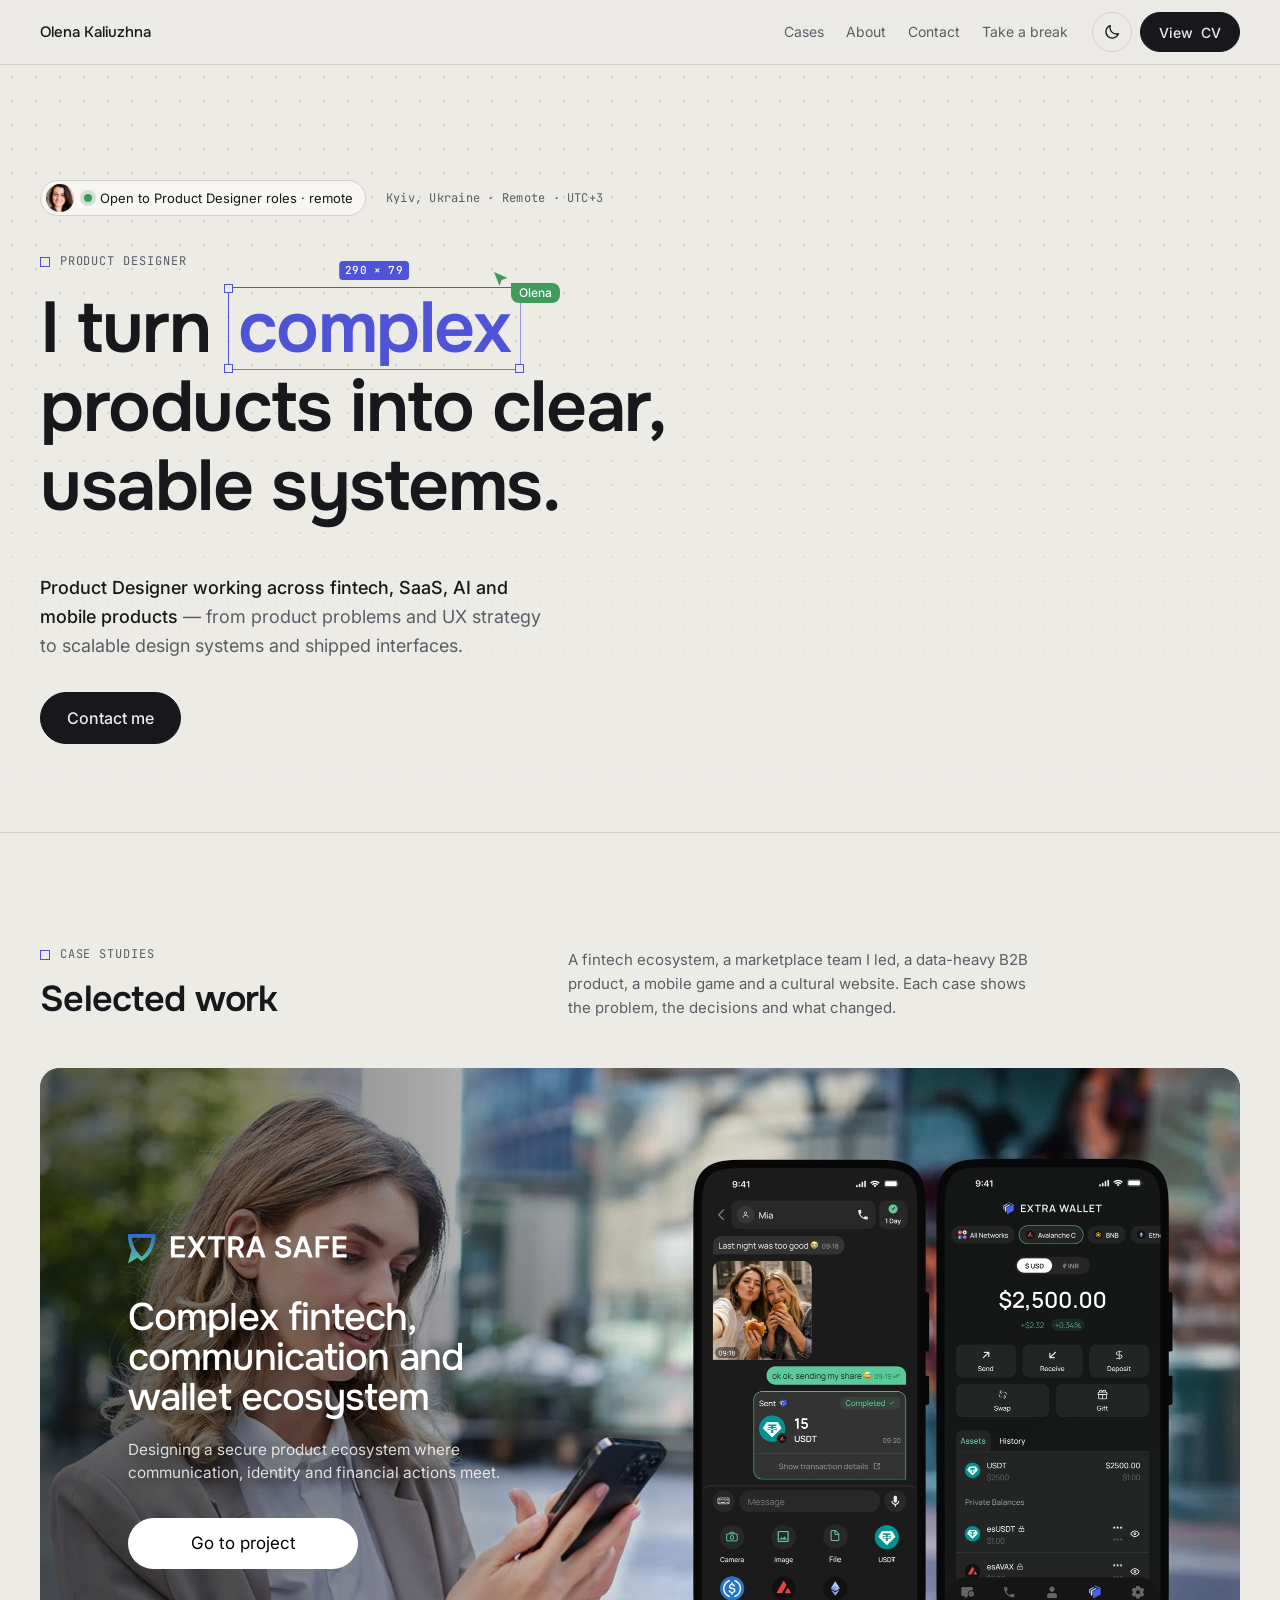
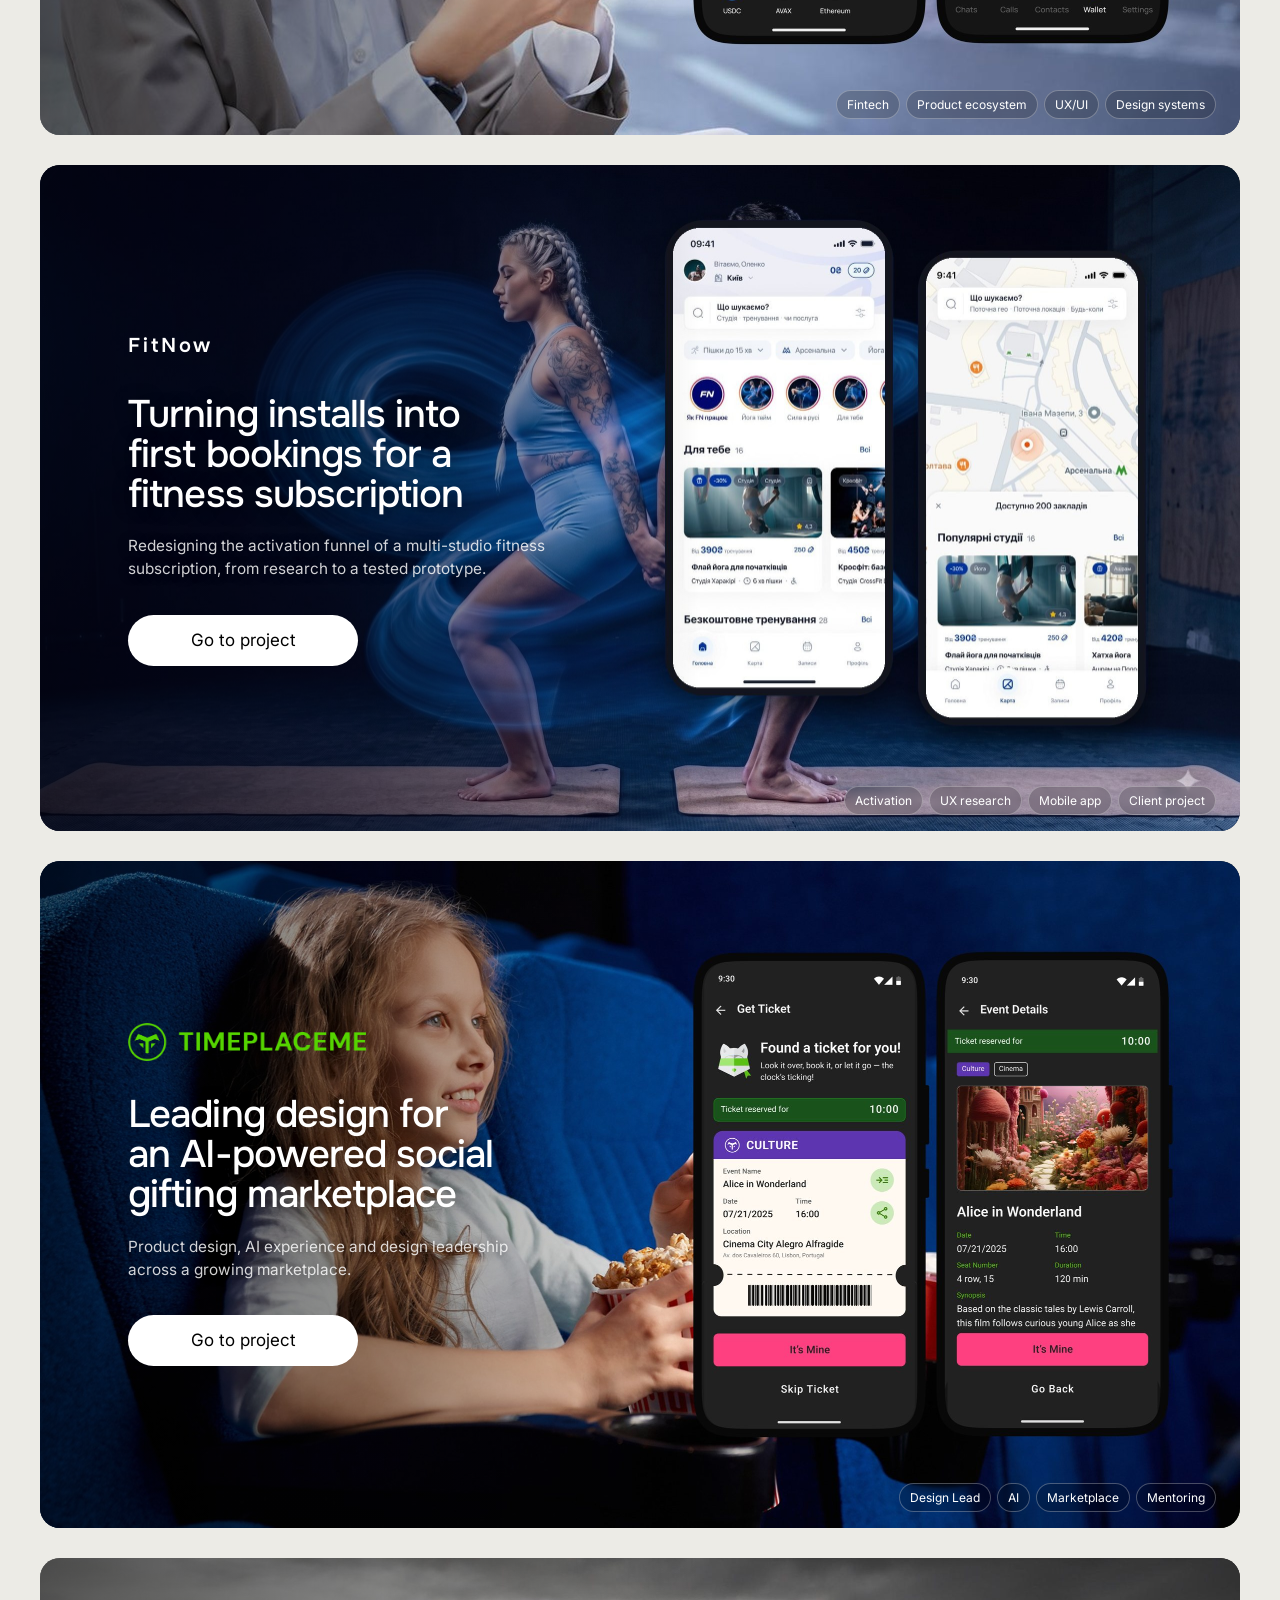
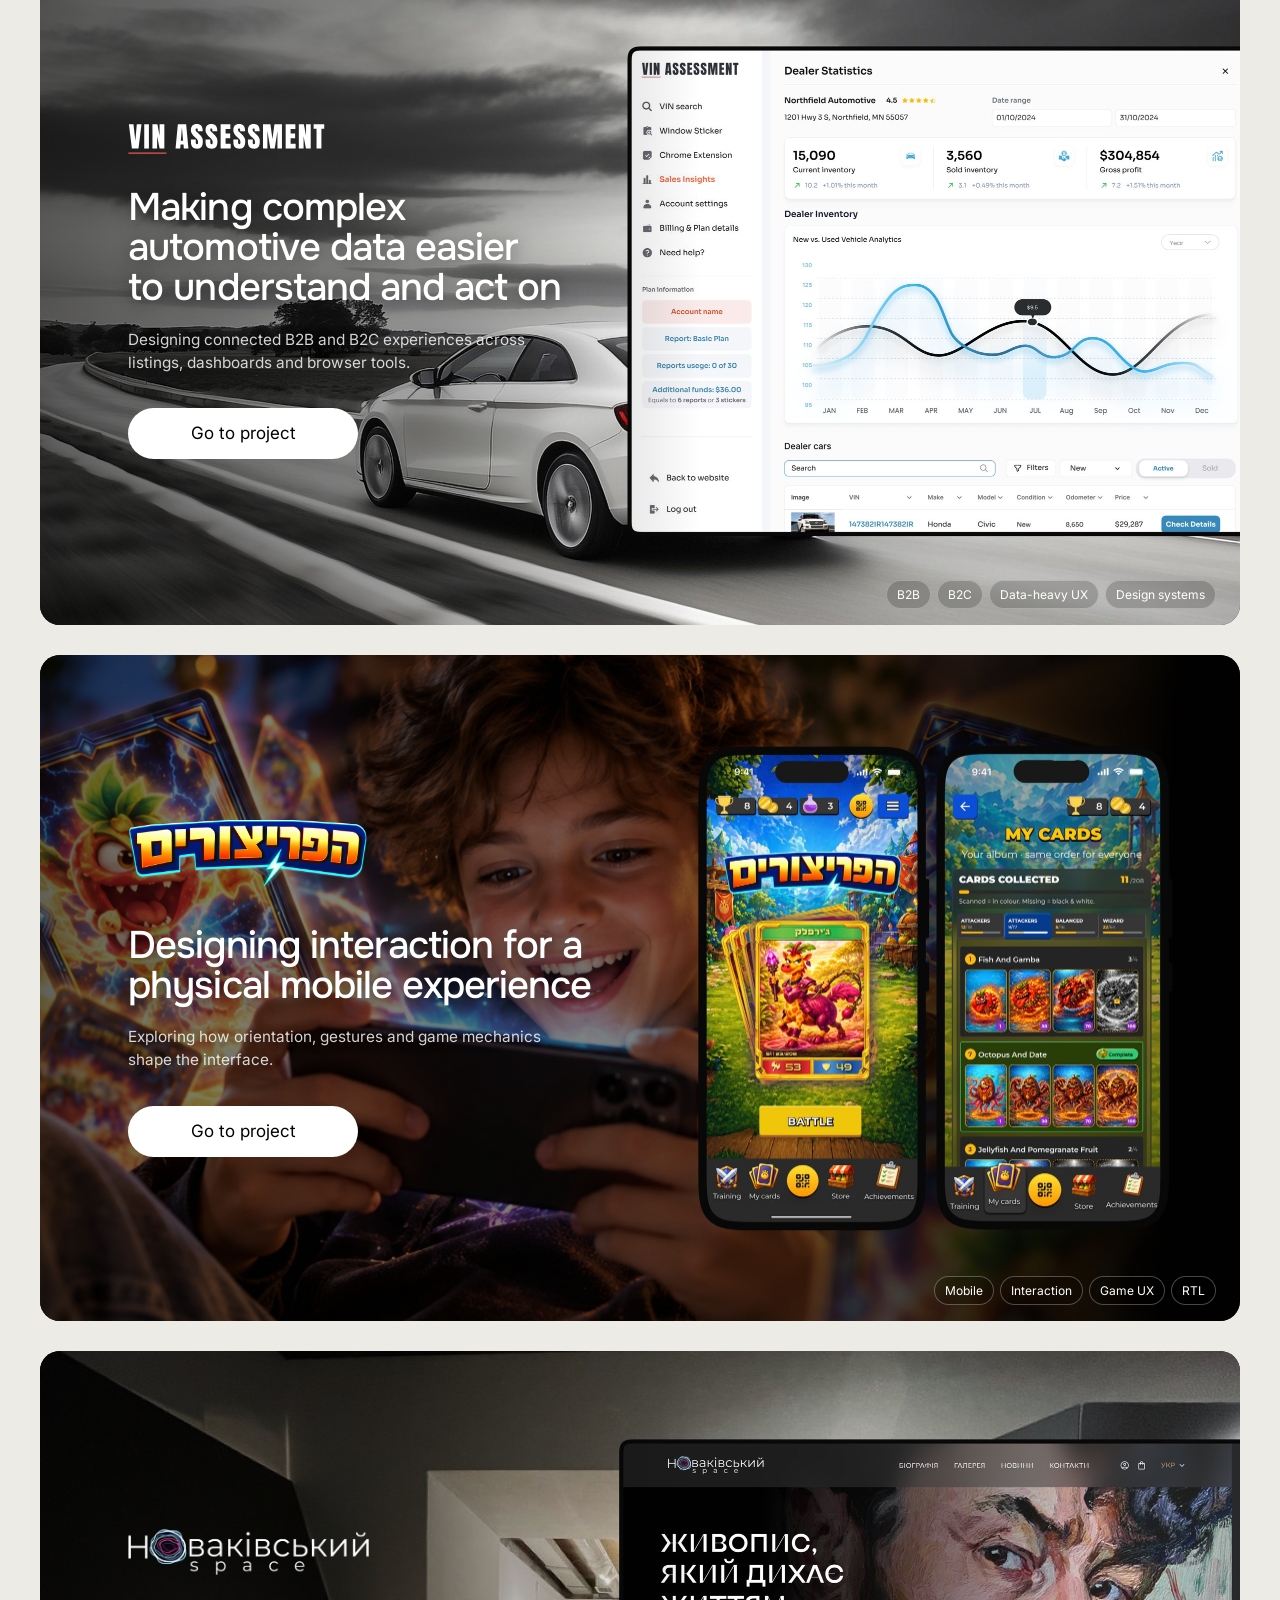
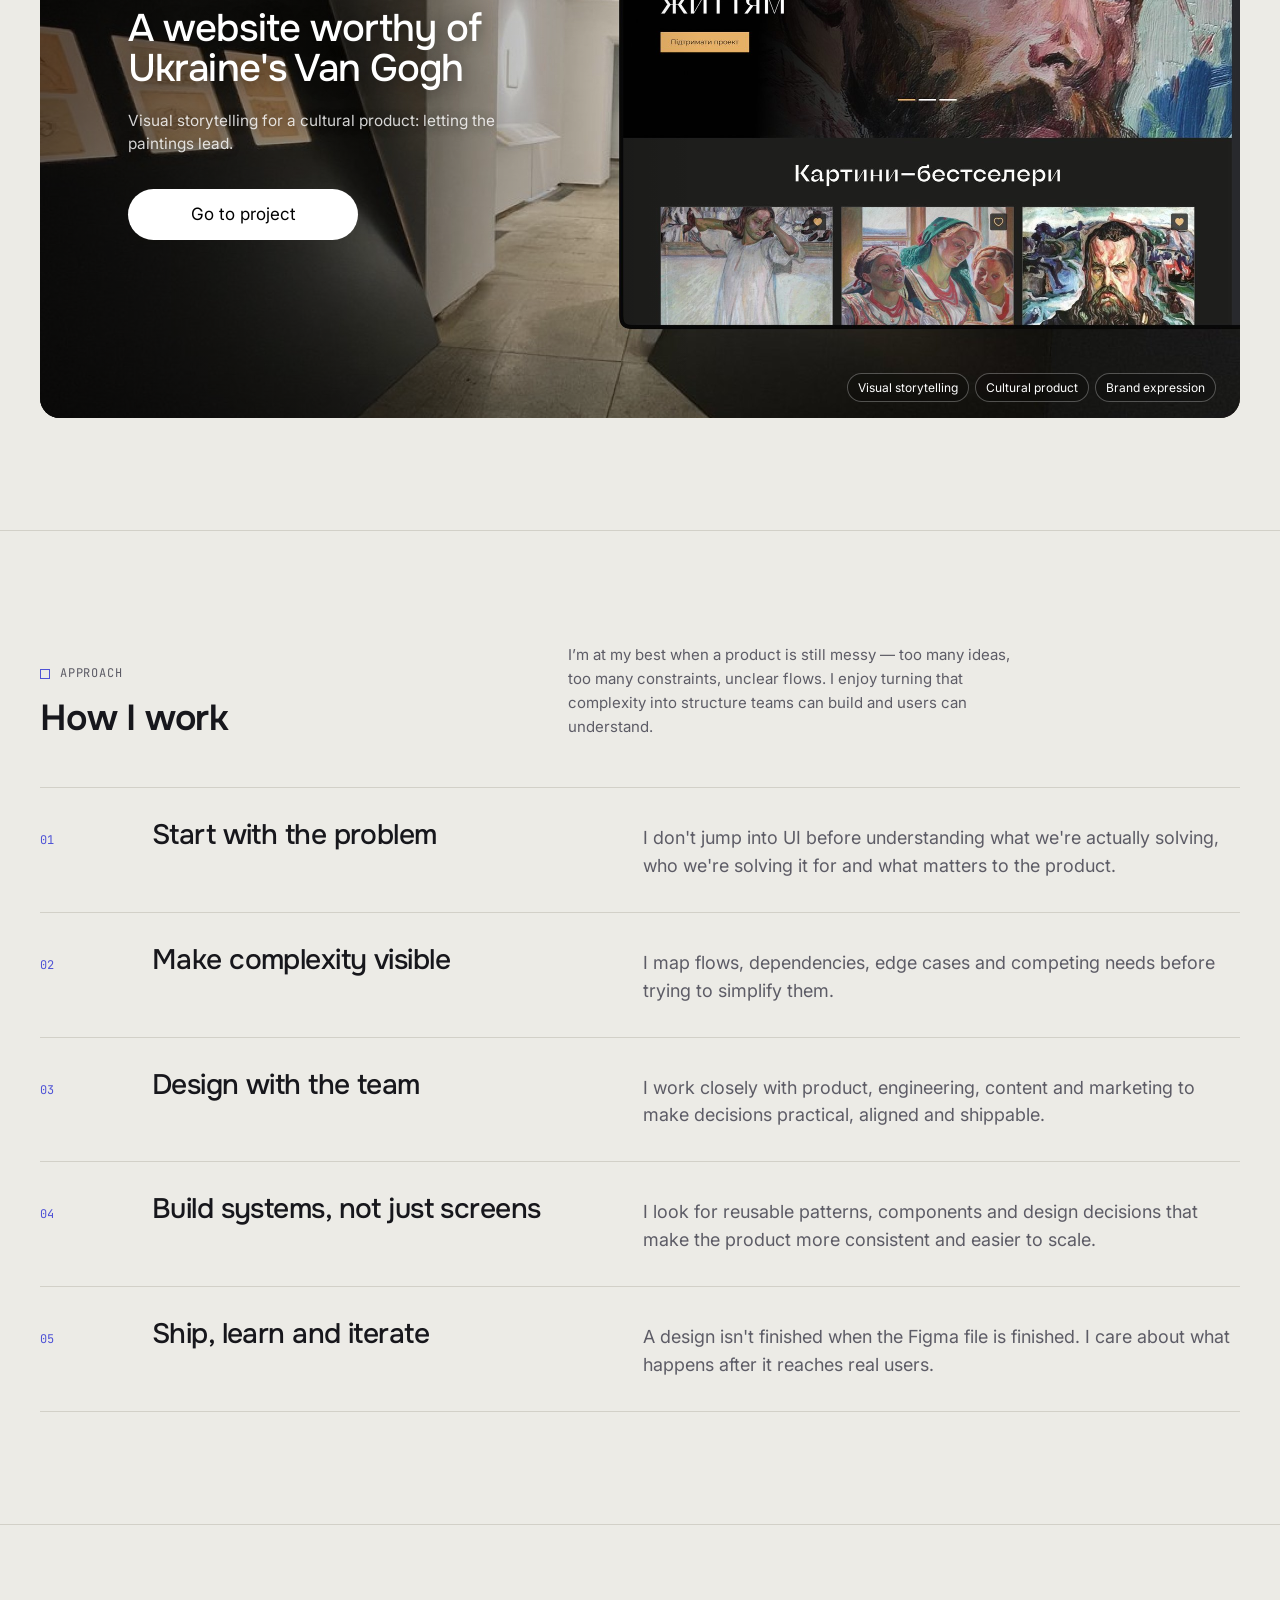
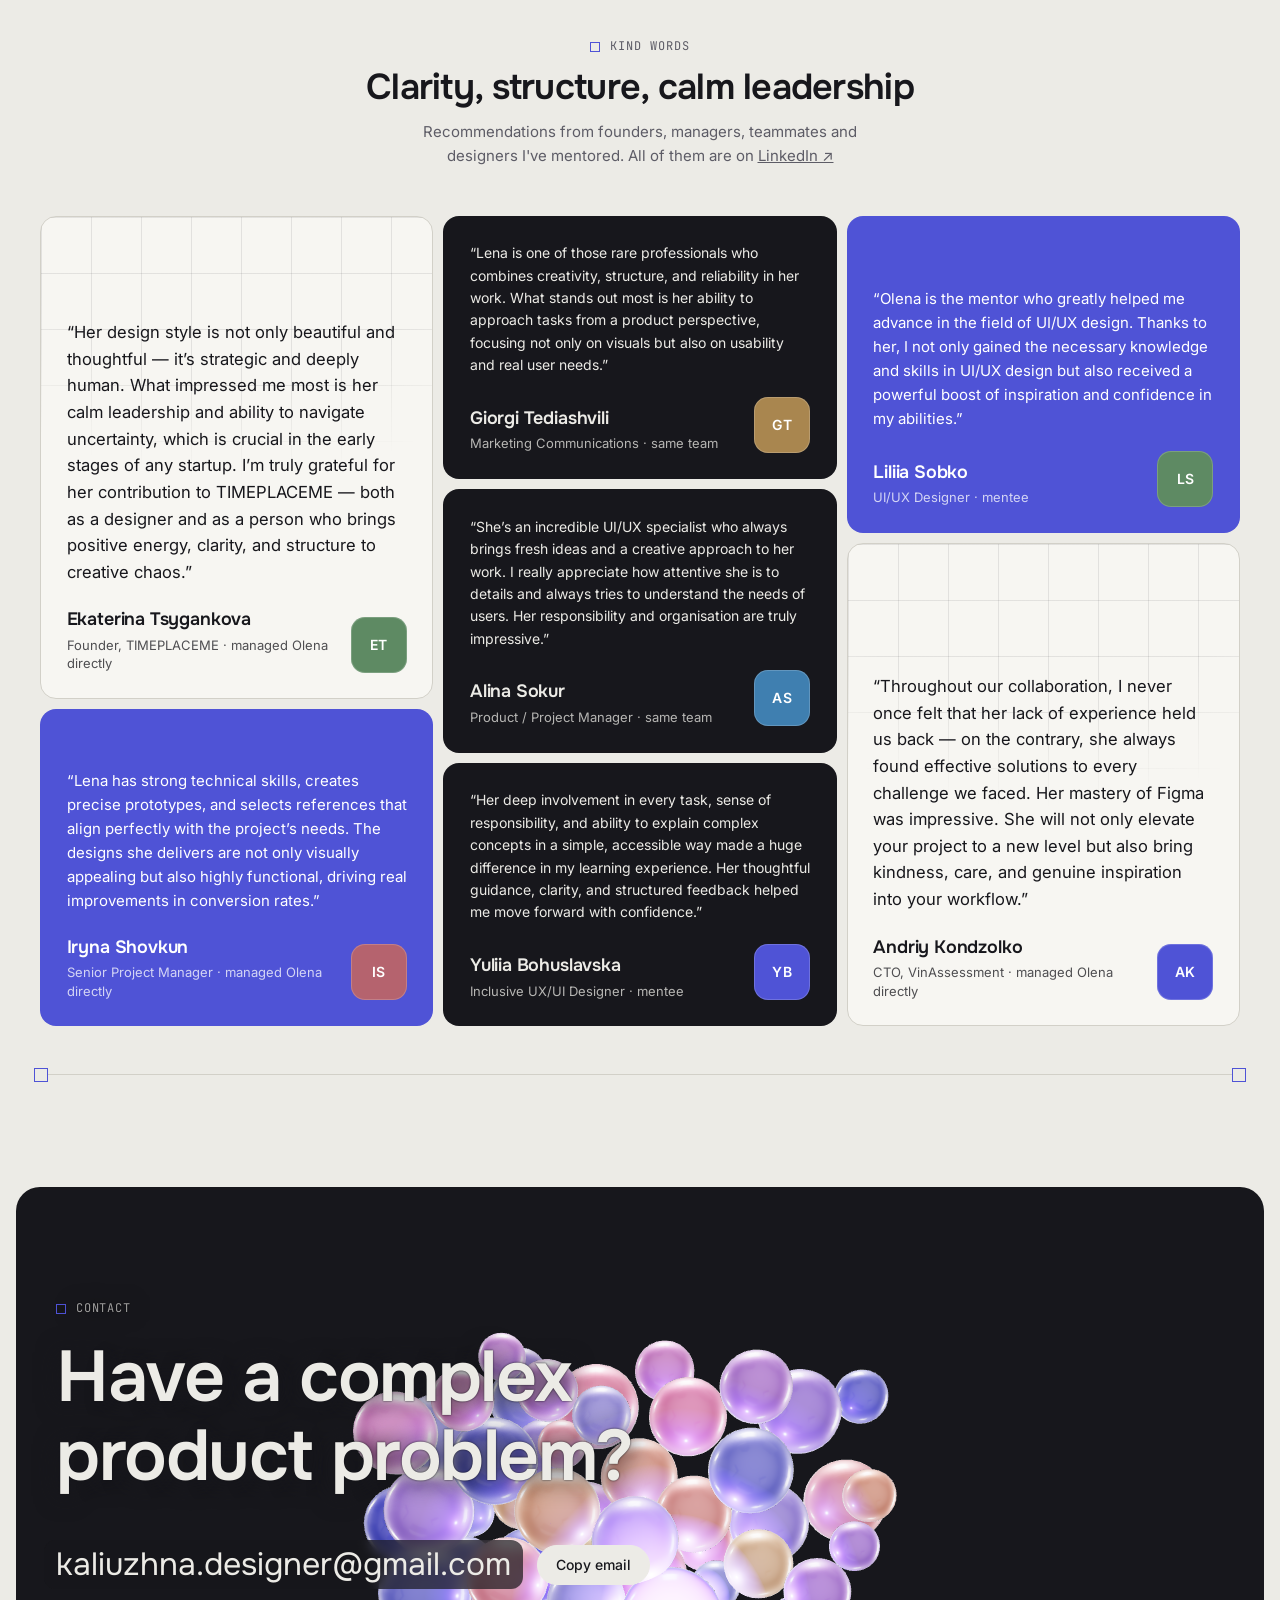
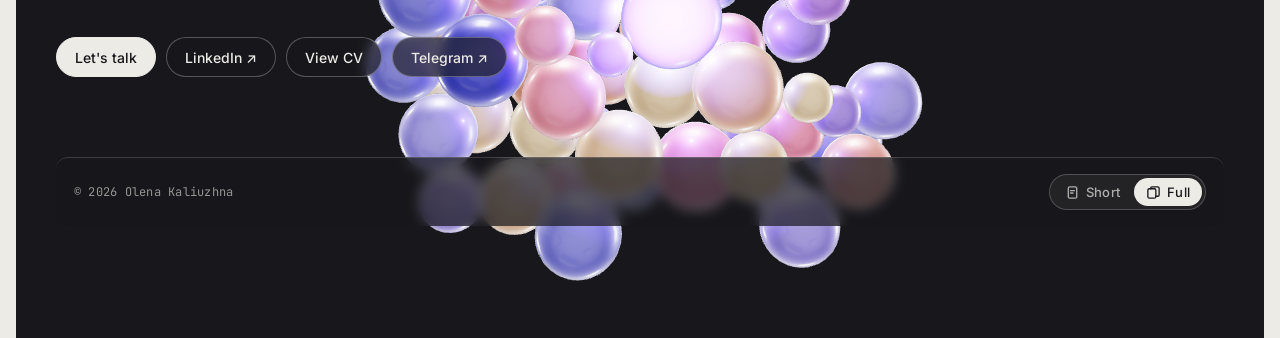
<file: index.html>
<!doctype html>
<html lang="en">
<head>
<meta charset="utf-8">
<meta name="viewport" content="width=device-width, initial-scale=1, viewport-fit=cover">
<title>Olena Kaliuzhna</title>
<meta name="description" content="Olena Kaliuzhna — Product Designer. SaaS, B2B and AI-driven products. Kyiv / Remote.">
<link rel="preconnect" href="https://fonts.googleapis.com">
<link rel="preconnect" href="https://fonts.gstatic.com" crossorigin>
<link rel="stylesheet" href="https://fonts.googleapis.com/css2?family=Inter:wght@400;500;600&family=Onest:wght@500;600&family=JetBrains+Mono:wght@400;500&display=swap">
<link rel="stylesheet" href="styles.css?v=202610181628">
<script>try{var t=localStorage.getItem('ok-theme');if(t)document.documentElement.setAttribute('data-theme',t);}catch(e){}</script>
</head>
<body>
<header class="nav">
  <div class="wrap">
    <a class="brand" href="#top">Olena Kaliuzhna</a>
    <nav class="nav-links" aria-label="Pages"><a href="cases.html">Cases</a><a href="about.html">About</a><a href="contact.html">Contact</a><a href="break.html">Take a break</a></nav>
    <div class="nav-actions">
      <button class="btn ghost icon-btn theme-btn" id="theme" type="button" aria-label="Switch colour theme">
        <svg class="i-moon" viewBox="0 0 24 24" fill="none" stroke="currentColor" stroke-width="1.7" stroke-linecap="round" stroke-linejoin="round" aria-hidden="true"><path d="M20.5 14.2A8.5 8.5 0 0 1 9.8 3.5a8.5 8.5 0 1 0 10.7 10.7z"/></svg>
        <svg class="i-sun" viewBox="0 0 24 24" fill="none" stroke="currentColor" stroke-width="1.7" stroke-linecap="round" aria-hidden="true"><circle cx="12" cy="12" r="4.2"/><path d="M12 2.5v2M12 19.5v2M2.5 12h2M19.5 12h2M5.3 5.3l1.4 1.4M17.3 17.3l1.4 1.4M5.3 18.7l1.4-1.4M17.3 6.7l1.4-1.4"/></svg>
      </button>
      <button class="btn" type="button" data-cv><span class="cv-label">View</span> CV</button>
    </div>
  </div>
</header>

<main id="top">
  <section class="hero">
    <div class="hero-grid"></div>
    <div class="wrap">
      <div class="hero-meta">
        <span class="status"><img class="ava" src="avatar.jpg" alt="" width="28" height="28"><i></i>Open to Product Designer roles · remote</span>
        <span class="mono" style="color:var(--muted)">Kyiv, Ukraine · Remote · UTC+3</span>
      </div>
      <div class="eyebrow hero-eyebrow">Product Designer</div>
      <h1 class="hero-title">I turn <span class="sel">complex<span class="box" aria-hidden="true"></span><span class="h" aria-hidden="true"></span><span class="h" aria-hidden="true"></span><span class="h" aria-hidden="true"></span><span class="h" aria-hidden="true"></span><span class="dim" id="dim" aria-hidden="true">320 × 72</span><span class="cursor" aria-hidden="true"><svg viewBox="0 0 16 16"><path d="M1 1l5.5 14 2-6 6-2z"/></svg><span>Olena</span></span></span> products into clear, usable systems.</h1>
      <div class="hero-lede">
        <div class="hero-copy">
          <p><strong>Product Designer working across fintech, SaaS, AI and mobile products</strong> — from product problems and UX strategy to scalable design systems and shipped interfaces.</p>
        </div>
        <div class="hero-cta">
          <button class="btn btn-lg" type="button" data-cc aria-haspopup="dialog" aria-controls="cc">Contact me</button>
        </div>
      </div>
    </div>
  </section>

  <section id="work">
    <div class="wrap">
      <div class="sec-head">
        <div><div class="eyebrow">Case studies</div><h2 style="margin-top:16px">Selected work</h2></div>
        <p>A fintech ecosystem, a marketplace team I led, a data-heavy B2B product, a mobile game and a cultural website. Each case shows the problem, the decisions and what changed.</p>
      </div>

      <div class="work-grid">
<!--CARDS-->
        <a class="proj" href="case-extra-safe.html" style="--tint:#3169CF" aria-label="Extra Safe: Complex fintech, communication and wallet ecosystem. Go to project">
          <div class="proj-bg"><img src="extra-safe-card-bg.jpg" alt="" loading="lazy" width="2400" height="1334"></div>
          <div class="proj-in">
            <div class="proj-logo"><svg viewBox="0 0 124 17" fill="currentColor" xmlns="http://www.w3.org/2000/svg" role="img" aria-label="Extra Safe"><defs><linearGradient id="es-g" x1="7.774" x2="7.774" y1="0" y2="16.747" gradientUnits="userSpaceOnUse"><stop stop-color="#3169CF"/><stop offset="1" stop-color="#5AC59C"/></linearGradient></defs><path fill="url(#es-g)" d="m0 0 .016 1.098c.03 1.784.366 4.853 1.994 8.008-.32 1.23-.647 2.453-.966 3.684Q.528 14.762 0 16.747q2.619-1.661 5.25-3.31c.779.74 1.636 1.402 2.524 1.994 1.472-.974 2.858-2.166 3.949-3.521 3.217-4.004 3.77-8.483 3.809-10.804l.015-1.098H0zm10.04 10.547c-.389.483-.84.919-1.285 1.347-.32.273-.646.538-.966.81-.335-.272-.67-.537-1.005-.81-.444-.428-.895-.864-1.285-1.347C3.124 7.595 2.407 4.33 2.22 2.157h11.092c-.18 2.174-.896 5.438-3.272 8.39"/><path d="M24.338 13.36V1.297h7.844V3.13h-5.66v3.274h5.254v1.832h-5.253v3.292h5.707v1.831zM36.237 1.298l2.656 4.417h.094l2.668-4.417h2.491l-3.716 6.03 3.775 6.031h-2.532l-2.686-4.387h-.094l-2.685 4.387h-2.52l3.81-6.03-3.764-6.03zM45.332 3.13V1.298h9.622V3.13h-3.727v10.23h-2.168V3.13zM56.81 13.36V1.297h4.522q1.39 0 2.332.483.95.483 1.432 1.355.488.865.488 2.02 0 1.16-.494 2.014-.489.848-1.443 1.313-.954.46-2.344.46h-3.221V7.127h2.926q.813 0 1.331-.223.519-.23.766-.666.253-.441.253-1.083t-.253-1.096a1.6 1.6 0 0 0-.771-.695q-.52-.24-1.337-.241h-2.003v10.235zm6.23-5.466 2.986 5.465h-2.438l-2.933-5.465zM69.144 13.36h-2.332l4.246-12.062h2.698l4.252 12.061h-2.332l-3.222-9.587h-.094zm.077-4.73h6.36v1.755h-6.36zM90.265 4.614q-.083-.772-.695-1.202-.606-.43-1.579-.43-.683 0-1.172.207-.489.206-.748.56a1.36 1.36 0 0 0-.265.806q0 .377.171.654.177.276.477.47.3.189.666.319.365.13.736.218l1.13.282q.684.16 1.314.43.636.271 1.136.683.507.412.801.996.295.582.295 1.366 0 1.06-.542 1.867-.541.801-1.566 1.254-1.02.448-2.468.448-1.407 0-2.444-.436-1.03-.435-1.614-1.272-.578-.837-.624-2.038h2.15q.046.63.388 1.049.341.417.89.624.553.206 1.236.206.712 0 1.249-.212.542-.218.848-.6a1.45 1.45 0 0 0 .312-.908q-.006-.471-.277-.777-.27-.312-.76-.518a7.3 7.3 0 0 0-1.13-.377l-1.373-.354q-1.49-.383-2.355-1.16-.86-.783-.86-2.079 0-1.065.577-1.867.584-.8 1.584-1.242 1.002-.448 2.268-.448 1.283 0 2.25.448.971.442 1.525 1.23.554.785.57 1.803zM95.834 13.36h-2.332l4.246-12.062h2.697l4.252 12.061h-2.332l-3.221-9.587h-.094zm.077-4.73h6.36v1.755h-6.36zM106.286 13.36V1.297h7.727V3.13h-5.542v3.274h5.012v1.832h-5.012v5.123zM116.003 13.36V1.297h7.845V3.13h-5.66v3.274h5.253v1.832h-5.253v3.292h5.707v1.831z"/></svg></div>
            <h3>Complex fintech, communication and wallet ecosystem</h3>
            <p class="proj-sub">Designing a secure product ecosystem where communication, identity and financial actions meet.</p>
            <span class="proj-btn">Go to project</span>
          </div>
          <div class="proj-tags" aria-label="Tags"><span>Fintech</span><span>Product ecosystem</span><span>UX/UI</span><span>Design systems</span></div>
        </a>
        <a class="proj" href="case-fitnow.html" style="--tint:#02066F" aria-label="FitNow: Turning installs into first bookings for a fitness subscription. Go to project">
          <div class="proj-bg"><img src="fn-card-bg.jpg" alt="" loading="lazy" width="2400" height="1334"></div>
          <div class="proj-in">
            <div class="proj-logo"><span class="proj-word">FitNow</span></div>
            <h3>Turning installs into first bookings for a fitness subscription</h3>
            <p class="proj-sub">Redesigning the activation funnel of a multi-studio fitness subscription, from research to a tested prototype.</p>
            <span class="proj-btn">Go to project</span>
          </div>
          <div class="proj-tags" aria-label="Tags"><span>Activation</span><span>UX research</span><span>Mobile app</span><span>Client project</span></div>
        </a>
        <a class="proj" href="case-timeplaceme.html" style="--tint:#8BC34A" aria-label="TIMEPLACEME, Inc: Leading design for an AI-powered social gifting marketplace. Go to project">
          <div class="proj-bg"><img src="tpm-card-bg-v2.jpg" alt="" loading="lazy" width="2400" height="1334"></div>
          <div class="proj-in">
            <div class="proj-logo"><img src="timeplaceme.png" alt="TIMEPLACEME, Inc" class="proj-logo-img"></div>
            <h3>Leading design for an AI-powered social gifting marketplace</h3>
            <p class="proj-sub">Product design, AI experience and design leadership across a growing marketplace.</p>
            <span class="proj-btn">Go to project</span>
          </div>
          <div class="proj-tags" aria-label="Tags"><span>Design Lead</span><span>AI</span><span>Marketplace</span><span>Mentoring</span></div>
        </a>
        <a class="proj" href="case-vinassessment.html" style="--tint:#EA5557" aria-label="VinAssessment: Making complex automotive data easier to understand and act on. Go to project">
          <div class="proj-bg"><img src="vin-card-bg.jpg" alt="" loading="lazy" width="2400" height="1334"></div>
          <div class="proj-in">
            <div class="proj-logo"><svg viewBox="0 0 223 34" fill="currentColor" xmlns="http://www.w3.org/2000/svg" role="img" aria-label="VinAssessment"><path d="M1 33L43 33" stroke="#EA5557" stroke-width="1.5" stroke-linecap="round" fill="none"/><path d="M4.4 27.8L1 0.2H6.2L8.3 19L10 0.2H15.3L11.9 27.8H4.4Z"/><path d="M18.4 27.8V0.3H23.7V27.8H18.4Z"/><path d="M27.7 27.8V0.3H33.3L35.8 13.4V0.3H41.2V27.8H35.8L33 14V27.8H27.7Z"/><path d="M53.9 27.8L56.5 0.3H65.9L68.5 27.8H63.3L62.9 23.3H59.6L59.2 27.8H53.9ZM59.9 18.9H62.4L61.2 4.9H61L59.9 18.9Z"/><path d="M78.4 28C75.9 28 74.1 27.4 73 26.1C71.9 24.9 71.3 22.9 71.3 20.2V17.5H76.8V20.9C76.8 21.5 76.9 22 77.1 22.4C77.3 22.8 77.6 22.9 78.1 22.9C78.6 22.9 78.9 22.8 79.1 22.5C79.3 22.2 79.4 21.7 79.4 21.1C79.4 20.2 79.3 19.5 79.2 19C79 18.4 78.7 17.8 78.3 17.3C77.9 16.8 77.3 16.2 76.6 15.5L74.1 13.2C72.3 11.4 71.3 9.4 71.3 7.2C71.3 4.9 71.9 3.1 73 1.8C74.1 0.6 75.6 0 77.7 0C80.2 0 82 0.7 83.1 2C84.1 3.4 84.7 5.4 84.7 8.1H79.1V6.3C79.1 5.9 79 5.6 78.7 5.4C78.5 5.2 78.2 5.1 77.9 5.1C77.4 5.1 77.1 5.2 76.9 5.4C76.7 5.7 76.6 6 76.6 6.4C76.6 6.8 76.7 7.2 76.9 7.6C77.1 8.1 77.5 8.6 78.2 9.2L81.3 12.2C82 12.8 82.6 13.5 83.1 14.1C83.6 14.8 84 15.6 84.4 16.5C84.7 17.4 84.8 18.5 84.8 19.7C84.8 22.3 84.4 24.3 83.4 25.8C82.5 27.3 80.8 28 78.4 28Z"/><path d="M95 28C92.5 28 90.7 27.4 89.5 26.1C88.4 24.9 87.9 22.9 87.9 20.2V17.5H93.3V20.9C93.3 21.5 93.4 22 93.6 22.4C93.8 22.8 94.1 22.9 94.6 22.9C95.1 22.9 95.5 22.8 95.7 22.5C95.9 22.2 96 21.7 96 21.1C96 20.2 95.9 19.5 95.7 19C95.5 18.4 95.2 17.8 94.8 17.3C94.4 16.8 93.9 16.2 93.1 15.5L90.7 13.2C88.8 11.4 87.9 9.4 87.9 7.2C87.9 4.9 88.4 3.1 89.5 1.8C90.6 0.6 92.2 0 94.2 0C96.8 0 98.6 0.7 99.6 2C100.7 3.4 101.2 5.4 101.2 8.1H95.6V6.3C95.6 5.9 95.5 5.6 95.3 5.4C95.1 5.2 94.8 5.1 94.4 5.1C94 5.1 93.7 5.2 93.5 5.4C93.3 5.7 93.2 6 93.2 6.4C93.2 6.8 93.3 7.2 93.5 7.6C93.7 8.1 94.1 8.6 94.7 9.2L97.9 12.2C98.5 12.8 99.1 13.5 99.6 14.1C100.2 14.8 100.6 15.6 100.9 16.5C101.2 17.4 101.4 18.5 101.4 19.7C101.4 22.3 100.9 24.3 100 25.8C99 27.3 97.3 28 95 28Z"/><path d="M105 27.8V0.3H116V5.6H110.6V10.9H115.8V16.1H110.6V22.4H116.4V27.8H105Z"/><path d="M126.5 28C124 28 122.1 27.4 121 26.1C119.9 24.9 119.4 22.9 119.4 20.2V17.5H124.8V20.9C124.8 21.5 124.9 22 125.1 22.4C125.3 22.8 125.6 22.9 126.1 22.9C126.6 22.9 127 22.8 127.1 22.5C127.3 22.2 127.4 21.7 127.4 21.1C127.4 20.2 127.4 19.5 127.2 19C127 18.4 126.7 17.8 126.3 17.3C125.9 16.8 125.3 16.2 124.6 15.5L122.1 13.2C120.3 11.4 119.4 9.4 119.4 7.2C119.4 4.9 119.9 3.1 121 1.8C122.1 0.6 123.7 0 125.7 0C128.3 0 130 0.7 131.1 2C132.2 3.4 132.7 5.4 132.7 8.1H127.1V6.3C127.1 5.9 127 5.6 126.8 5.4C126.6 5.2 126.3 5.1 125.9 5.1C125.5 5.1 125.1 5.2 124.9 5.4C124.7 5.7 124.6 6 124.6 6.4C124.6 6.8 124.7 7.2 125 7.6C125.2 8.1 125.6 8.6 126.2 9.2L129.4 12.2C130 12.8 130.6 13.5 131.1 14.1C131.6 14.8 132.1 15.6 132.4 16.5C132.7 17.4 132.9 18.5 132.9 19.7C132.9 22.3 132.4 24.3 131.4 25.8C130.5 27.3 128.8 28 126.5 28Z"/><path d="M143 28C140.5 28 138.7 27.4 137.6 26.1C136.5 24.9 135.9 22.9 135.9 20.2V17.5H141.4V20.9C141.4 21.5 141.4 22 141.6 22.4C141.8 22.8 142.2 22.9 142.7 22.9C143.2 22.9 143.5 22.8 143.7 22.5C143.9 22.2 144 21.7 144 21.1C144 20.2 143.9 19.5 143.7 19C143.6 18.4 143.3 17.8 142.9 17.3C142.4 16.8 141.9 16.2 141.2 15.5L138.7 13.2C136.8 11.4 135.9 9.4 135.9 7.2C135.9 4.9 136.5 3.1 137.5 1.8C138.6 0.6 140.2 0 142.3 0C144.8 0 146.6 0.7 147.6 2C148.7 3.4 149.2 5.4 149.2 8.1H143.6V6.3C143.6 5.9 143.5 5.6 143.3 5.4C143.1 5.2 142.8 5.1 142.4 5.1C142 5.1 141.7 5.2 141.5 5.4C141.3 5.7 141.2 6 141.2 6.4C141.2 6.8 141.3 7.2 141.5 7.6C141.7 8.1 142.1 8.6 142.7 9.2L145.9 12.2C146.5 12.8 147.1 13.5 147.7 14.1C148.2 14.8 148.6 15.6 148.9 16.5C149.3 17.4 149.4 18.5 149.4 19.7C149.4 22.3 148.9 24.3 148 25.8C147 27.3 145.4 28 143 28Z"/><path d="M153 27.8V0.3H161.4L163.7 17L166 0.3H174.5V27.8H169.4V7.9L166.3 27.8H161.3L158 7.9V27.8H153Z"/><path d="M178.7 27.8V0.3H189.7V5.6H184.3V10.9H189.4V16.1H184.3V22.4H190V27.8H178.7Z"/><path d="M193.6 27.8V0.3H199.3L201.8 13.4V0.3H207.1V27.8H201.7L199 14V27.8H193.6Z"/><path d="M213.7 27.8V5.5H210.4V0.3H222.4V5.5H219.2V27.8H213.7Z"/></svg></div>
            <h3>Making complex automotive data easier to understand and act on</h3>
            <p class="proj-sub">Designing connected B2B and B2C experiences across listings, dashboards and browser tools.</p>
            <span class="proj-btn">Go to project</span>
          </div>
          <div class="proj-tags" aria-label="Tags"><span>B2B</span><span>B2C</span><span>Data-heavy UX</span><span>Design systems</span></div>
        </a>
        <a class="proj" href="case-fruit-fight.html" style="--tint:#F5B800" aria-label="Fruit Fight: Designing interaction for a physical mobile experience. Go to project">
          <div class="proj-bg"><img src="ff-card-bg-v2.jpg" alt="" loading="lazy" width="2400" height="1334"></div>
          <div class="proj-in">
            <div class="proj-logo"><img src="fruit-fight.png" alt="Fruit Fight" class="proj-logo-img"></div>
            <h3>Designing interaction for a physical mobile experience</h3>
            <p class="proj-sub">Exploring how orientation, gestures and game mechanics shape the interface.</p>
            <span class="proj-btn">Go to project</span>
          </div>
          <div class="proj-tags" aria-label="Tags"><span>Mobile</span><span>Interaction</span><span>Game UX</span><span>RTL</span></div>
        </a>
        <a class="proj" href="case-novakivsky.html" style="--tint:#B08D57" aria-label="Novakivsky Art Gallery: A website worthy of Ukraine&#x27;s Van Gogh. Go to project">
          <div class="proj-bg"><img src="nv-card-bg-v2.jpg" alt="" loading="lazy" width="2400" height="1334"></div>
          <div class="proj-in">
            <div class="proj-logo"><img src="novakivsky.png" alt="Novakivsky Art Gallery" class="proj-logo-img"></div>
            <h3>A website worthy of Ukraine&#x27;s Van Gogh</h3>
            <p class="proj-sub">Visual storytelling for a cultural product: letting the paintings lead.</p>
            <span class="proj-btn">Go to project</span>
          </div>
          <div class="proj-tags" aria-label="Tags"><span>Visual storytelling</span><span>Cultural product</span><span>Brand expression</span></div>
        </a>
        <!--/CARDS-->
      </div>
    </div>
  </section>

  <section id="how" class="how-sec">
    <div class="wrap">
      <div class="sec-head">
        <div><div class="eyebrow">Approach</div><h2 style="margin-top:16px">How I work</h2></div>
        <p>I’m at my best when a product is still messy — too many ideas, too many constraints, unclear flows. I enjoy turning that complexity into structure teams can build and users can understand.</p>
      </div>
      <ol class="how-list">
        <li><span class="mono">01</span><h3>Start with the problem</h3><p>I don't jump into UI before understanding what we're actually solving, who we're solving it for and what matters to the product.</p></li>
        <li><span class="mono">02</span><h3>Make complexity visible</h3><p>I map flows, dependencies, edge cases and competing needs before trying to simplify them.</p></li>
        <li><span class="mono">03</span><h3>Design with the team</h3><p>I work closely with product, engineering, content and marketing to make decisions practical, aligned and shippable.</p></li>
        <li><span class="mono">04</span><h3>Build systems, not just screens</h3><p>I look for reusable patterns, components and design decisions that make the product more consistent and easier to scale.</p></li>
        <li><span class="mono">05</span><h3>Ship, learn and iterate</h3><p>A design isn't finished when the Figma file is finished. I care about what happens after it reaches real users.</p></li>
      </ol>
    </div>
  </section>

  <section id="kind-words" class="tb-section">
    <div class="wrap">
      <header class="tb-head">
        <div class="eyebrow">Kind words</div>
        <h2>Clarity, structure, calm leadership</h2>
        <p>Recommendations from founders, managers, teammates and designers I've mentored. All of them are on <a href="https://www.linkedin.com/in/kaliuzhnaolena/details/recommendations/" target="_blank" rel="noopener">LinkedIn ↗</a></p>
      </header>
      <div class="tb-wall" data-reveal><div class="tb-col"><article class="tb-card tb-light" style="--d:0"><div class="tb-grid" aria-hidden="true"></div><div class="tb-in"><p class="tb-quote">“Her design style is not only beautiful and thoughtful — it’s strategic and deeply human. What impressed me most is her calm leadership and ability to navigate uncertainty, which is crucial in the early stages of any startup. I’m truly grateful for her contribution to TIMEPLACEME — both as a designer and as a person who brings positive energy, clarity, and structure to creative chaos.”</p><div class="tb-who"><div><b>Ekaterina Tsygankova</b><span>Founder, TIMEPLACEME · managed Olena directly</span></div><span class="tb-ava" style="--tone:#5E8A63" aria-hidden="true">ET</span></div></div></article><article class="tb-card tb-accent" style="--d:1"><div class="tb-in"><p class="tb-quote">“Lena has strong technical skills, creates precise prototypes, and selects references that align perfectly with the project’s needs. The designs she delivers are not only visually appealing but also highly functional, driving real improvements in conversion rates.”</p><div class="tb-who"><div><b>Iryna Shovkun</b><span>Senior Project Manager · managed Olena directly</span></div><span class="tb-ava" style="--tone:#B5636E" aria-hidden="true">IS</span></div></div></article></div><div class="tb-col"><article class="tb-card tb-dark" style="--d:2"><div class="tb-in"><p class="tb-quote">“Lena is one of those rare professionals who combines creativity, structure, and reliability in her work. What stands out most is her ability to approach tasks from a product perspective, focusing not only on visuals but also on usability and real user needs.”</p><div class="tb-who"><div><b>Giorgi Tediashvili</b><span>Marketing Communications · same team</span></div><span class="tb-ava" style="--tone:#A9864F" aria-hidden="true">GT</span></div></div></article><article class="tb-card tb-dark" style="--d:3"><div class="tb-in"><p class="tb-quote">“She’s an incredible UI/UX specialist who always brings fresh ideas and a creative approach to her work. I really appreciate how attentive she is to details and always tries to understand the needs of users. Her responsibility and organisation are truly impressive.”</p><div class="tb-who"><div><b>Alina Sokur</b><span>Product / Project Manager · same team</span></div><span class="tb-ava" style="--tone:#3F7FB0" aria-hidden="true">AS</span></div></div></article><article class="tb-card tb-dark" style="--d:4"><div class="tb-in"><p class="tb-quote">“Her deep involvement in every task, sense of responsibility, and ability to explain complex concepts in a simple, accessible way made a huge difference in my learning experience. Her thoughtful guidance, clarity, and structured feedback helped me move forward with confidence.”</p><div class="tb-who"><div><b>Yuliia Bohuslavska</b><span>Inclusive UX/UI Designer · mentee</span></div><span class="tb-ava" style="--tone:#4F53D6" aria-hidden="true">YB</span></div></div></article></div><div class="tb-col"><article class="tb-card tb-accent" style="--d:5"><div class="tb-in"><p class="tb-quote">“Olena is the mentor who greatly helped me advance in the field of UI/UX design. Thanks to her, I not only gained the necessary knowledge and skills in UI/UX design but also received a powerful boost of inspiration and confidence in my abilities.”</p><div class="tb-who"><div><b>Liliia Sobko</b><span>UI/UX Designer · mentee</span></div><span class="tb-ava" style="--tone:#5E8A63" aria-hidden="true">LS</span></div></div></article><article class="tb-card tb-light" style="--d:6"><div class="tb-grid" aria-hidden="true"></div><div class="tb-in"><p class="tb-quote">“Throughout our collaboration, I never once felt that her lack of experience held us back — on the contrary, she always found effective solutions to every challenge we faced. Her mastery of Figma was impressive. She will not only elevate your project to a new level but also bring kindness, care, and genuine inspiration into your workflow.”</p><div class="tb-who"><div><b>Andriy Kondzolko</b><span>CTO, VinAssessment · managed Olena directly</span></div><span class="tb-ava" style="--tone:#4F53D6" aria-hidden="true">AK</span></div></div></article></div></div>
      <div class="tb-rule" aria-hidden="true"></div>
    </div>
  </section>

  <section id="contact" class="contact">
    <div class="ballpit" data-ballpit aria-hidden="true"></div>
    <div class="wrap">
      <div class="eyebrow">Contact</div>
      <h2>Have a complex product problem?</h2>
      <div class="mail-row">
        <span class="mail" id="mail">kaliuzhna.designer@gmail.com</span>
        <button class="btn" id="copy" type="button">Copy email</button>
        <span class="toast mono" id="toast" aria-live="polite"></span>
      </div>
      <div class="socials">
        <a class="btn" href="mailto:kaliuzhna.designer@gmail.com?subject=Product%20Designer">Let's talk</a>
        <a class="btn ghost" href="https://www.linkedin.com/in/kaliuzhnaolena/" target="_blank" rel="noopener">LinkedIn ↗</a>
        <button class="btn ghost" type="button" data-cv>View CV</button>
        <a class="btn ghost" href="https://t.me/kaliuzhnaolena" target="_blank" rel="noopener">Telegram ↗</a>
      </div>
      <div class="foot mono"><span>© 2026 Olena Kaliuzhna</span><div class="ver-switch" role="group" aria-label="Site version"><a class="vs-opt" href="https://olena-kaliuzhna-design.github.io/portfolio/" title="Short version: everything on one page"><svg viewBox="0 0 16 16" aria-hidden="true"><rect x="3.5" y="2" width="9" height="12" rx="1.6"/><path d="M6 6h4M6 8.5h2.5"/></svg><span>Short</span></a><span class="vs-opt is-on" aria-current="page" title="Full version"><svg viewBox="0 0 16 16" aria-hidden="true"><rect x="2" y="4" width="8.5" height="10" rx="1.6"/><path d="M5 4V3.4C5 2.6 5.6 2 6.4 2h6.1c.8 0 1.5.6 1.5 1.4v7.2c0 .8-.7 1.4-1.5 1.4h-2"/></svg><span>Full</span></span></div></div>
    </div>
  </section>
</main>

<div class="cv-view" id="cv-view" role="dialog" aria-modal="true" aria-label="CV of Olena Kaliuzhna" hidden>
  <div class="cv-panel">
    <div class="cv-bar">
      <span class="mono">CV · Olena Kaliuzhna · Product Designer</span>
      <a class="btn ghost" href="cv.pdf" download="Olena_Kaliuzhna_CV.pdf" target="_blank" rel="noopener">Download PDF</a>
      <button class="btn icon-btn" type="button" id="cv-close" aria-label="Close CV">✕</button>
    </div>
    <div class="cv-scroll"><img src="cv.jpg" alt="CV of Olena Kaliuzhna, Product Designer: summary, skills, experience, education" loading="lazy" width="1500" height="3908"></div>
  </div>
</div>

<div class="cc-layer" id="cc" hidden>
  <div class="cc-backdrop" data-cc-close></div>
  <div class="cc-tilt">
  <div class="cc-card" role="dialog" aria-modal="true" aria-labelledby="cc-name">
    <button class="cc-close" type="button" data-cc-close aria-label="Close contacts"><svg viewBox="0 0 24 24" aria-hidden="true"><path d="M6 6l12 12M18 6L6 18" stroke="currentColor" stroke-width="1.8" stroke-linecap="round"/></svg></button>
    <div class="cc-head">
      <img src="avatar.jpg" alt="" width="64" height="64">
      <div><h2 id="cc-name">Olena</h2><p>Product Designer · Mentor</p></div>
    </div>
    <div class="cc-list">
      <a class="cc-row" href="mailto:kaliuzhna.designer@gmail.com"><svg viewBox="0 0 24 24" aria-hidden="true"><rect x="3" y="5.5" width="18" height="13" rx="2.5"/><path d="M4 7.5l8 5.5 8-5.5"/></svg><span><b>Email</b><small>kaliuzhna.designer@gmail.com</small></span><i aria-hidden="true">↗</i></a>
      <a class="cc-row" href="https://t.me/kaliuzhnaolena" target="_blank" rel="noopener"><svg viewBox="0 0 24 24" aria-hidden="true"><path d="M21 4L3 11.2l6.2 2.3L18 7.5l-6.8 7.3.3 5.2 3.2-3.6 4.1 3z"/></svg><span><b>Telegram</b><small>@kaliuzhnaolena</small></span><i aria-hidden="true">↗</i></a>
      <a class="cc-row" href="https://www.linkedin.com/in/kaliuzhnaolena/" target="_blank" rel="noopener"><svg viewBox="0 0 24 24" aria-hidden="true"><rect x="3" y="3" width="18" height="18" rx="3"/><path d="M7.5 10.5v6M7.5 7.6v.1M11 16.5v-6M11 13.2c0-1.6 1-2.7 2.5-2.7s2.5 1 2.5 2.7v3.3"/></svg><span><b>LinkedIn</b><small>in/kaliuzhnaolena</small></span><i aria-hidden="true">↗</i></a>
    </div>
    <p class="cc-note">Open to Product Designer roles with international product teams, remote.</p>
  </div>
  </div>
</div>
<div class="follow" id="follow" aria-hidden="true"><svg viewBox="0 0 16 16"><path d="M1 1l5.5 14 2-6 6-2z"/></svg><span>View case</span></div>
<script src="confetti.js"></script>
<script src="main.js"></script>
<script src="testimonials.js"></script>
<script src="ballpit.js" defer></script>
<script src="tbento.js" defer></script>
</body>
</html>
</file>
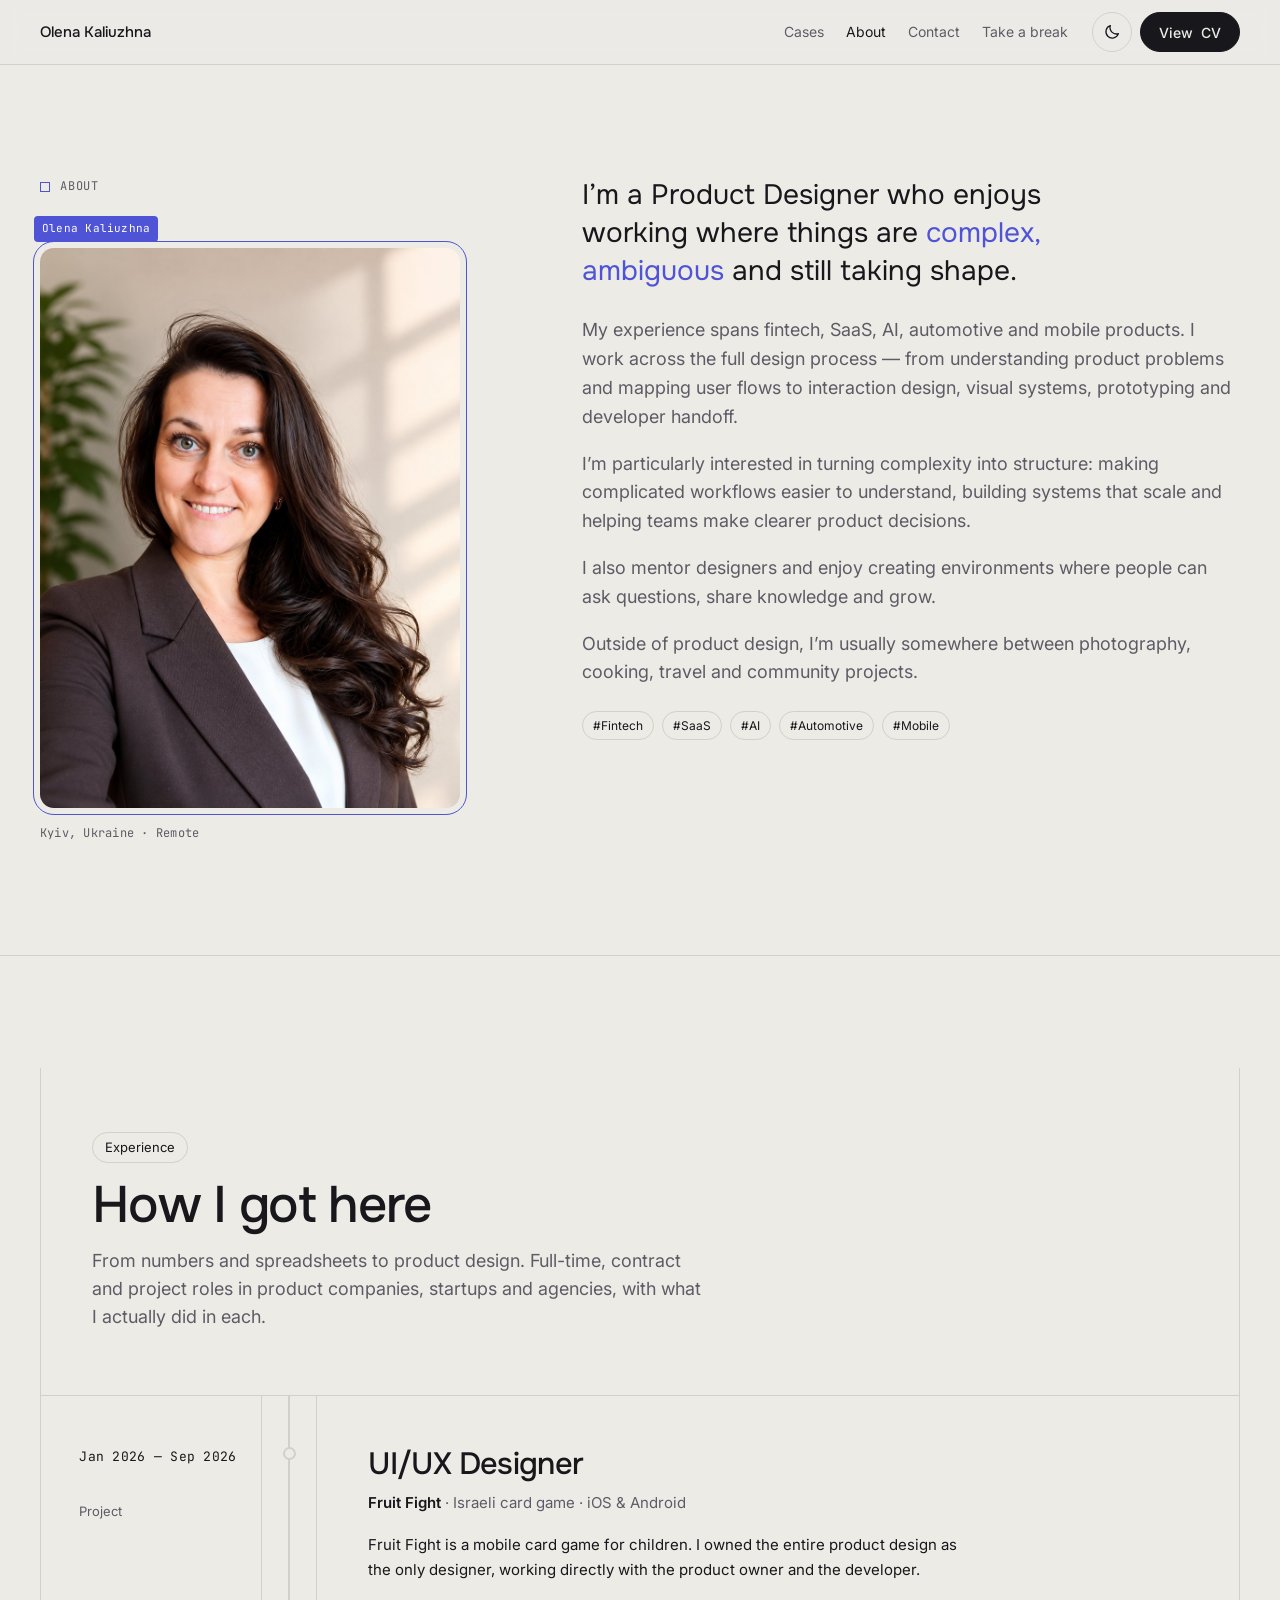
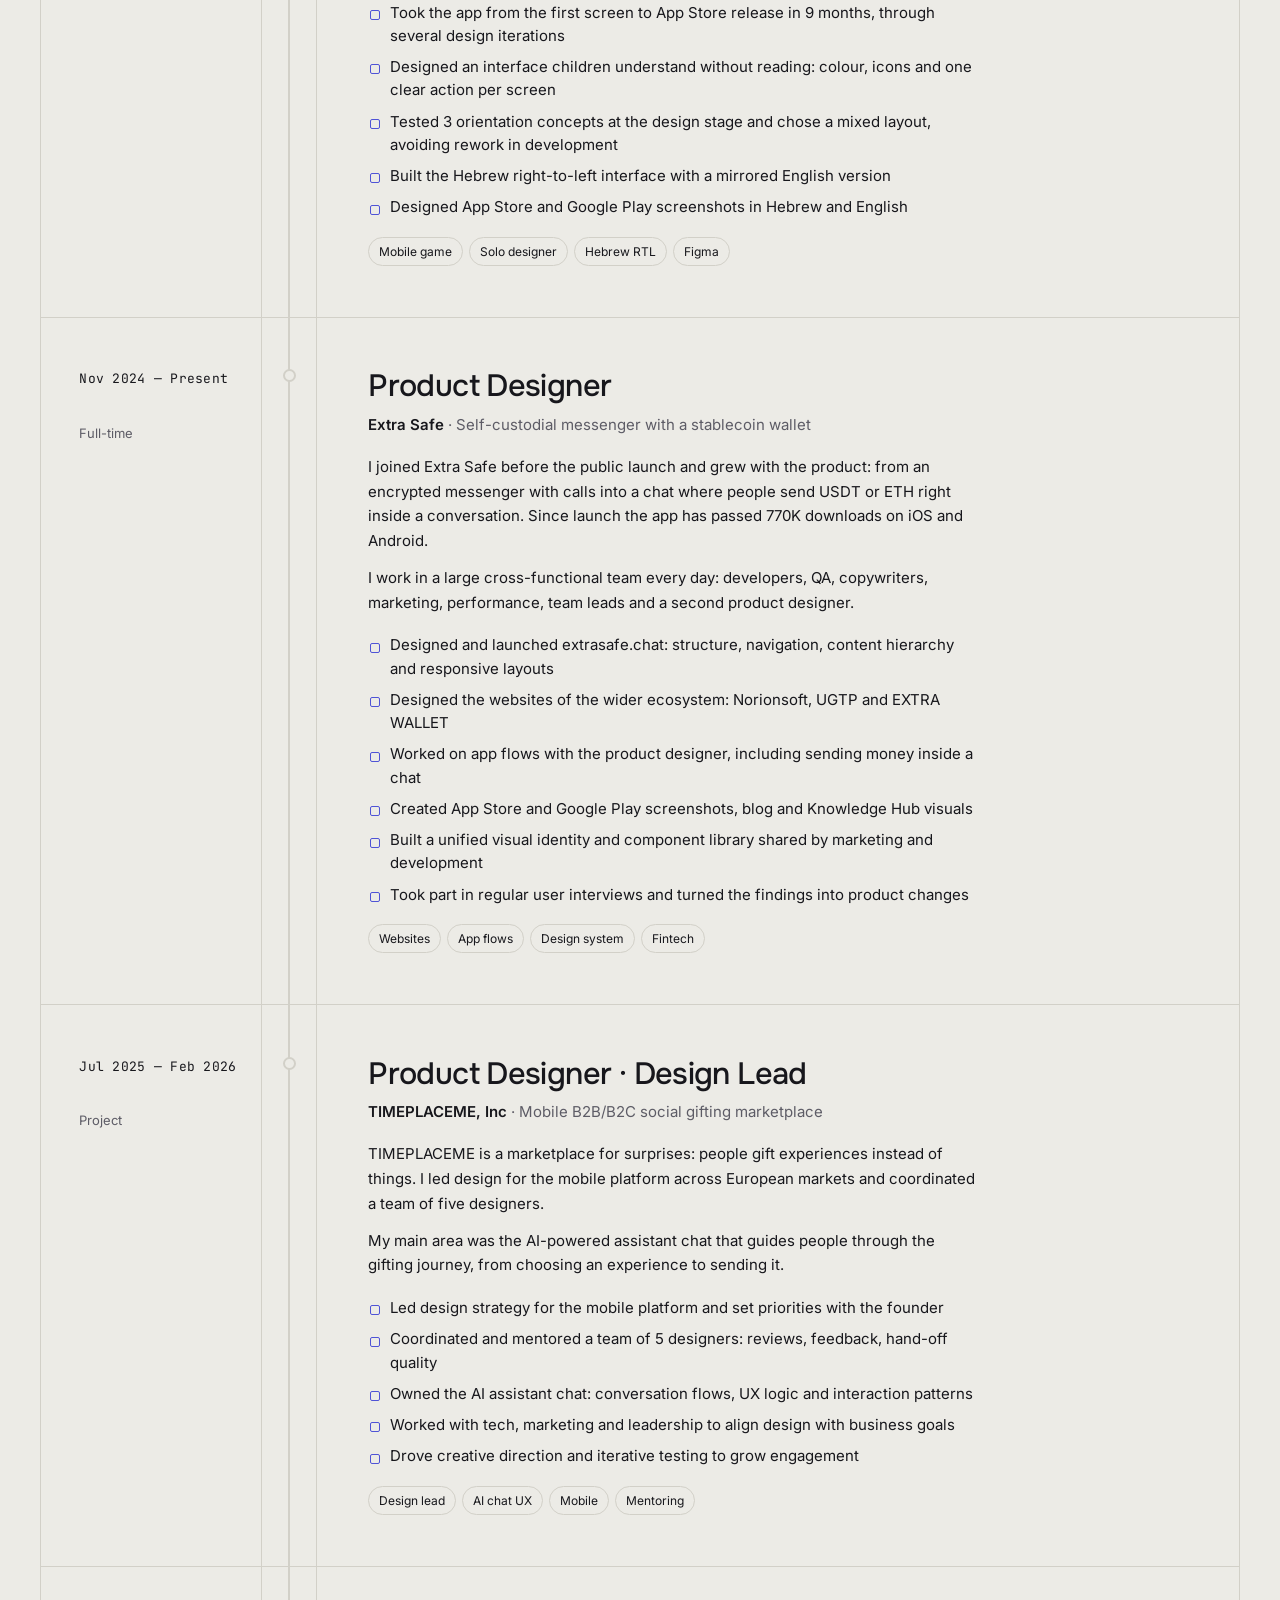
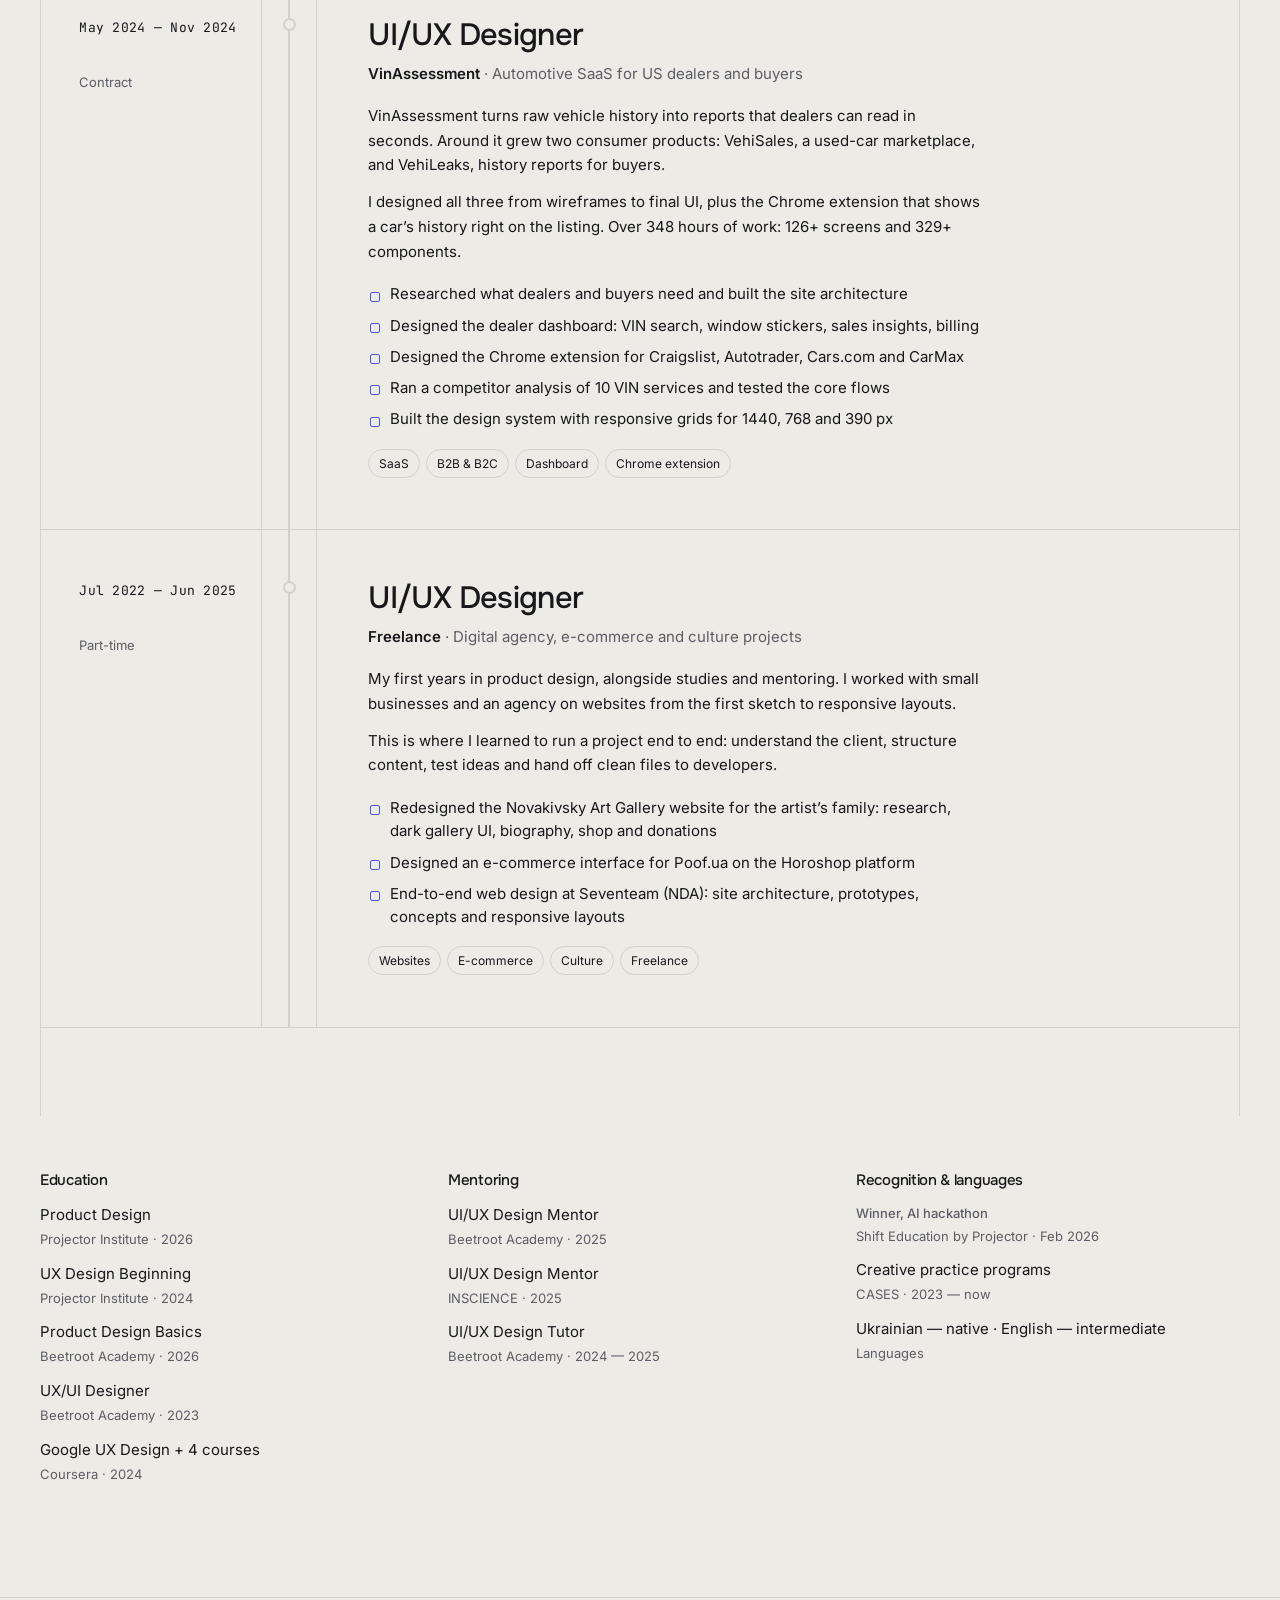
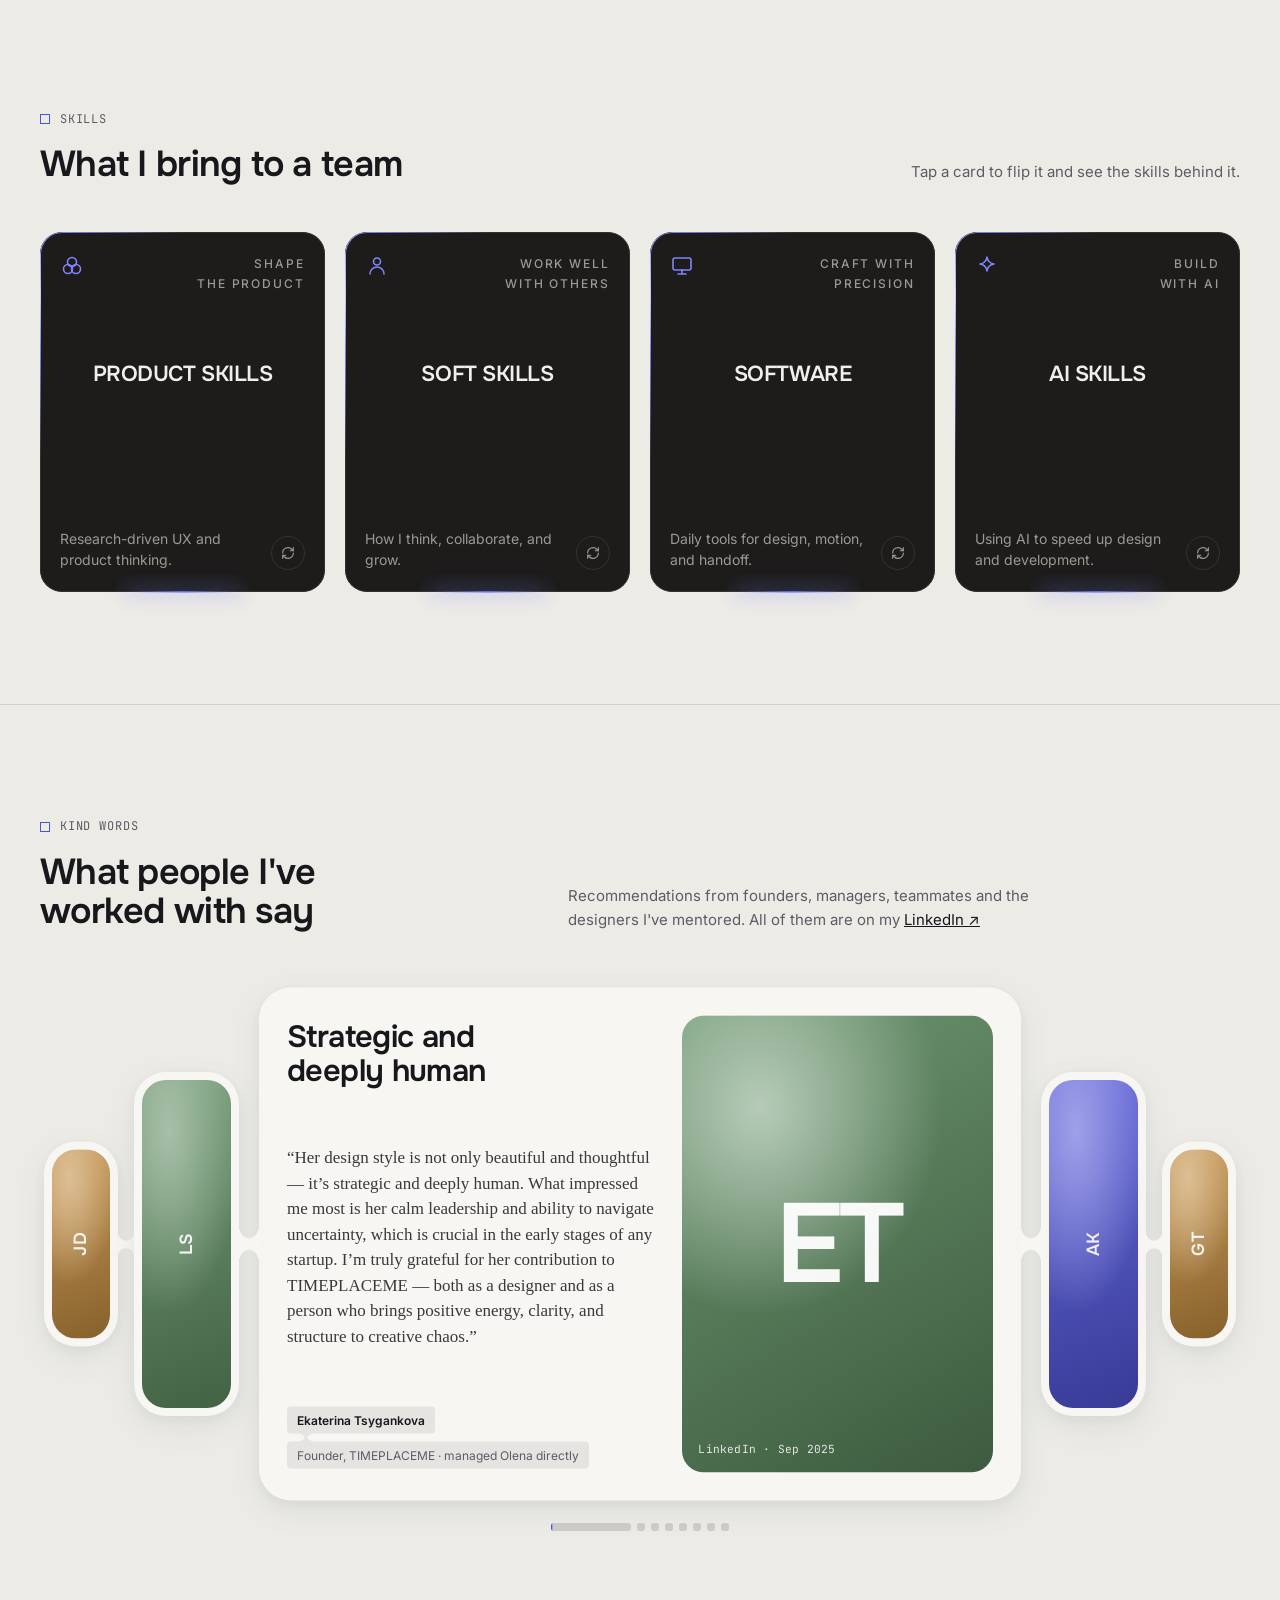
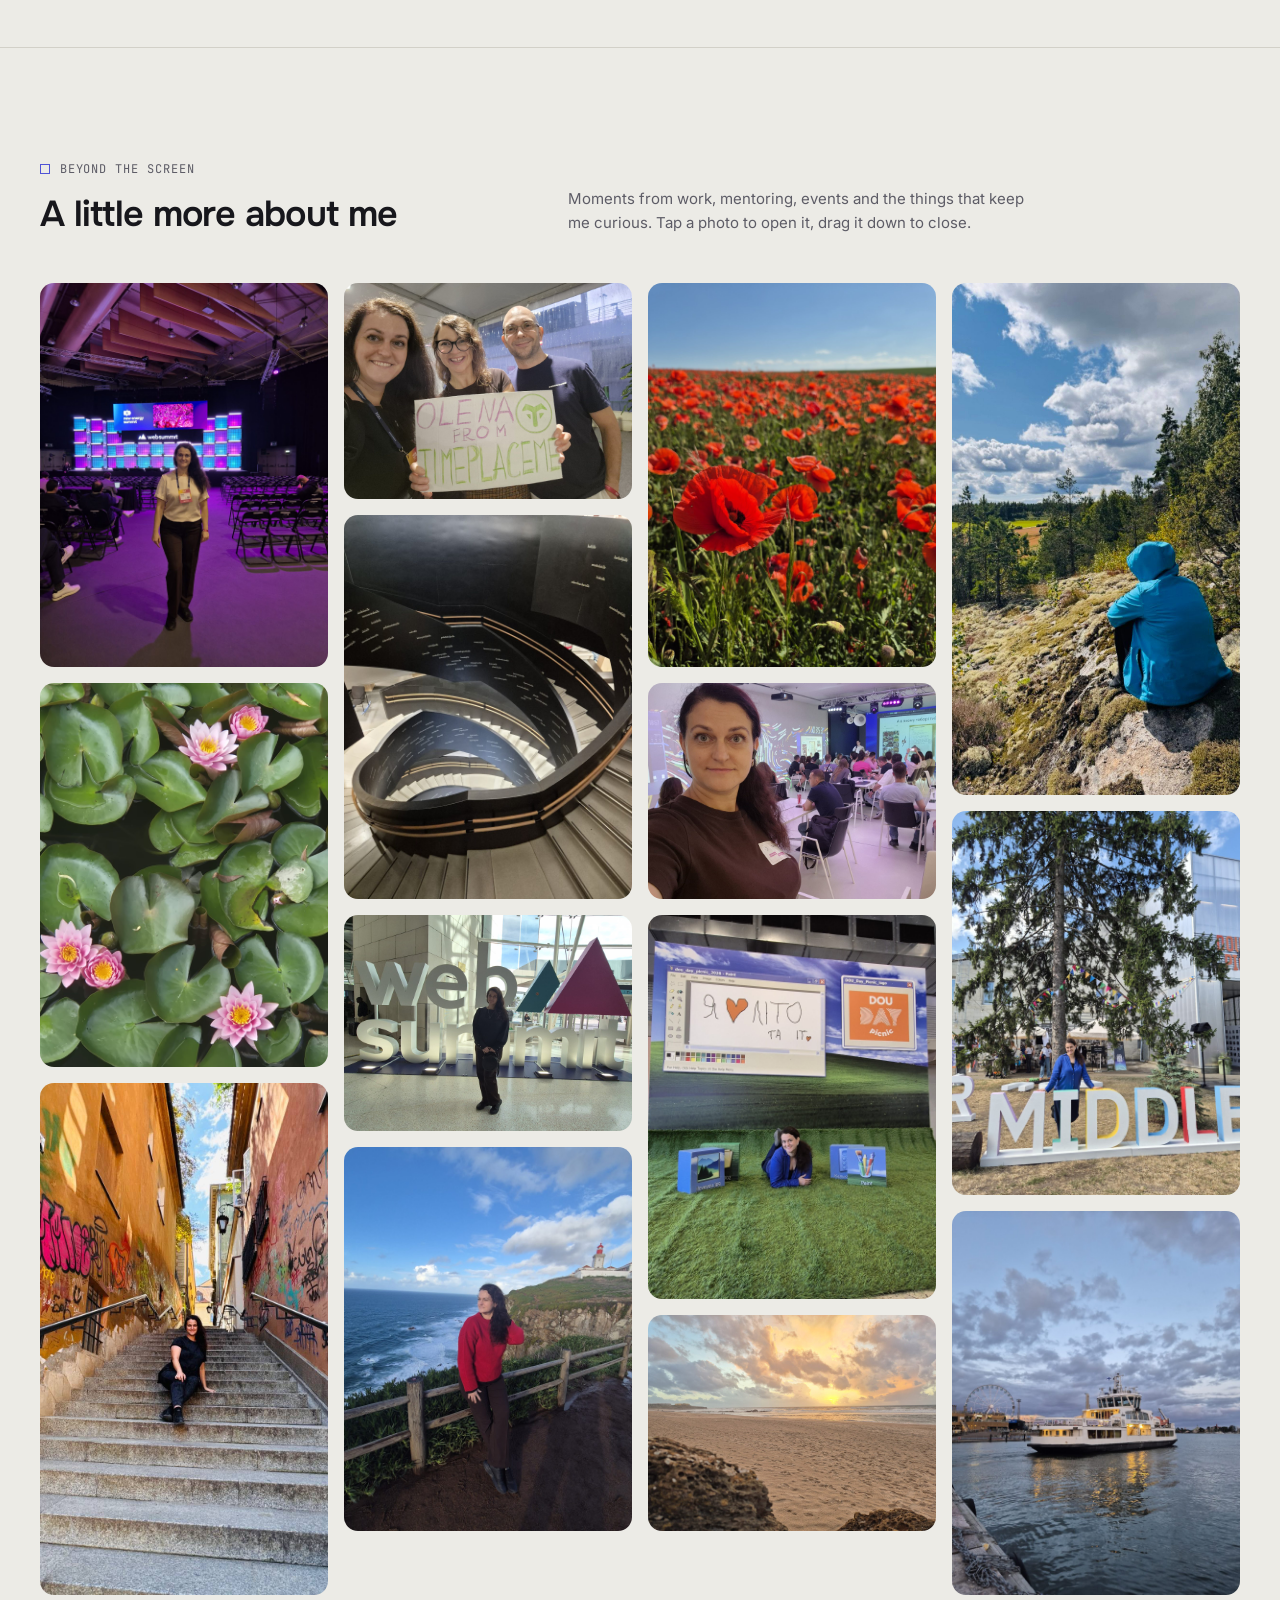
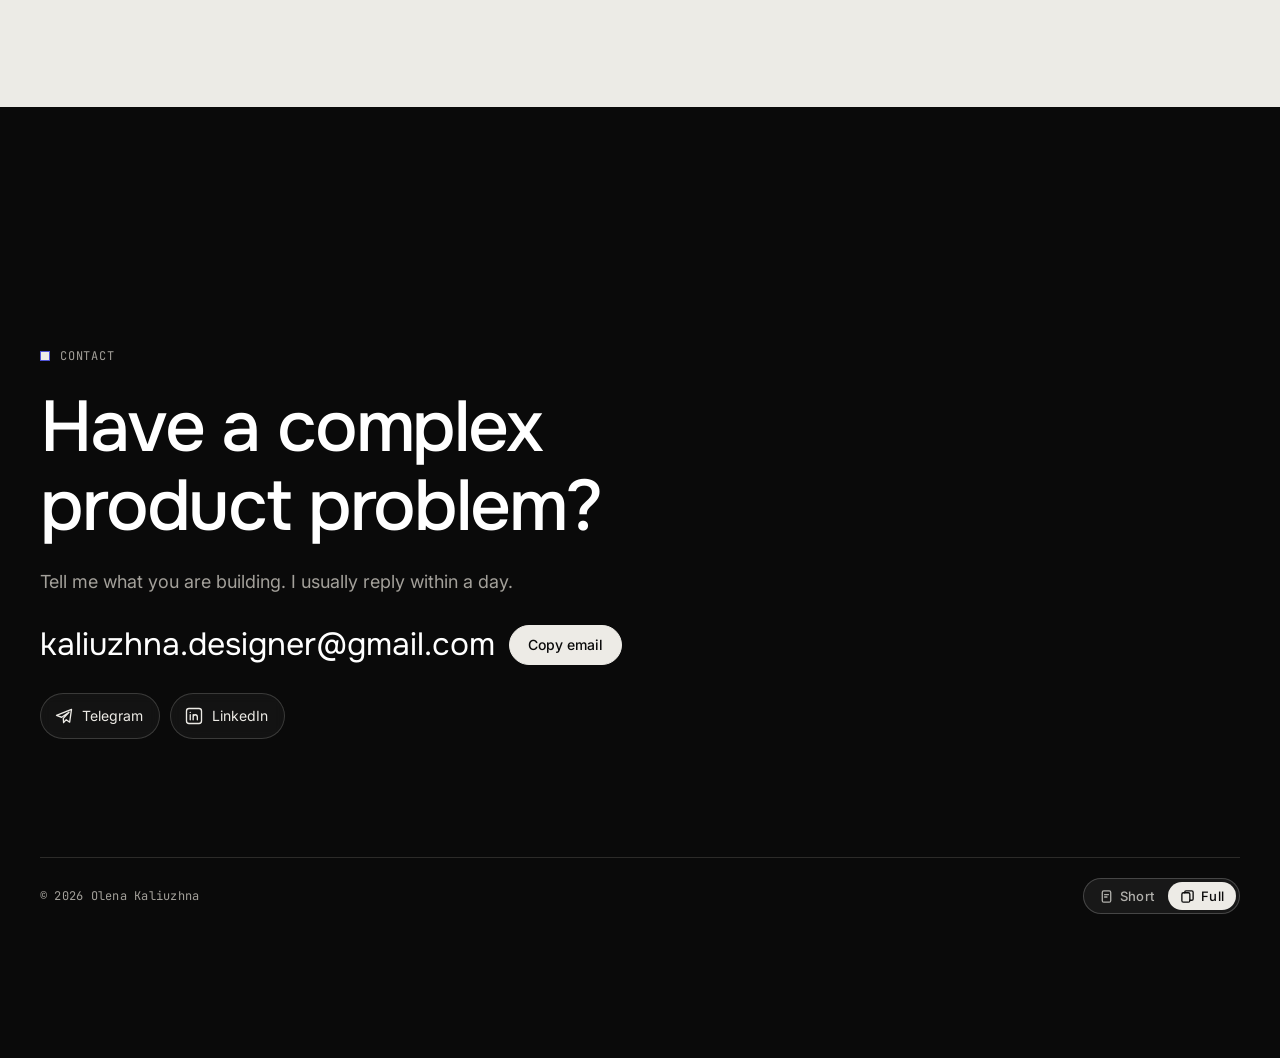
<file: about.html>
<!doctype html>
<html lang="en">
<head>
<meta charset="utf-8">
<meta name="viewport" content="width=device-width, initial-scale=1, viewport-fit=cover">
<title>About — Olena Kaliuzhna</title>
<meta name="description" content="About Olena Kaliuzhna: experience and skills of a Product Designer.">
<link rel="preconnect" href="https://fonts.googleapis.com">
<link rel="preconnect" href="https://fonts.gstatic.com" crossorigin>
<link rel="stylesheet" href="https://fonts.googleapis.com/css2?family=Inter:wght@400;500;600&family=Onest:wght@500;600&family=JetBrains+Mono:wght@400;500&display=swap">
<link rel="stylesheet" href="styles.css?v=202610181628">
<script>try{var t=localStorage.getItem('ok-theme');if(t)document.documentElement.setAttribute('data-theme',t);}catch(e){}</script>
</head>
<body>
<header class="nav">
  <div class="wrap">
    <a class="brand" href="index.html">Olena Kaliuzhna</a>
    <nav class="nav-links" aria-label="Pages"><a href="cases.html">Cases</a><a href="about.html" aria-current="page">About</a><a href="contact.html">Contact</a><a href="break.html">Take a break</a></nav>
    <div class="nav-actions">
      <button class="btn ghost icon-btn theme-btn" id="theme" type="button" aria-label="Switch colour theme">
        <svg class="i-moon" viewBox="0 0 24 24" fill="none" stroke="currentColor" stroke-width="1.7" stroke-linecap="round" stroke-linejoin="round" aria-hidden="true"><path d="M20.5 14.2A8.5 8.5 0 0 1 9.8 3.5a8.5 8.5 0 1 0 10.7 10.7z"/></svg>
        <svg class="i-sun" viewBox="0 0 24 24" fill="none" stroke="currentColor" stroke-width="1.7" stroke-linecap="round" aria-hidden="true"><circle cx="12" cy="12" r="4.2"/><path d="M12 2.5v2M12 19.5v2M2.5 12h2M19.5 12h2M5.3 5.3l1.4 1.4M17.3 17.3l1.4 1.4M5.3 18.7l1.4-1.4M17.3 6.7l1.4-1.4"/></svg>
      </button>
      <button class="btn" type="button" data-cv><span class="cv-label">View</span> CV</button>
    </div>
  </div>
</header>

<main id="top" class="page-about">
  <section id="about">
    <div class="wrap about">
      <div class="about-side">
        <div class="eyebrow">About</div>
        <figure class="portrait">
          <img src="photo.jpg" alt="Olena Kaliuzhna, Product Designer" width="900" height="1202" loading="lazy">
          <span class="frame-label mono" aria-hidden="true">Olena Kaliuzhna</span>
          <figcaption class="mono">Kyiv, Ukraine · Remote</figcaption>
        </figure>
      </div>
      <div class="about-text">
        <p class="quote">I’m a Product Designer who enjoys working where things are <em>complex, ambiguous</em> and still taking shape.</p>
        <p>My experience spans fintech, SaaS, AI, automotive and mobile products. I work across the full design process — from understanding product problems and mapping user flows to interaction design, visual systems, prototyping and developer handoff.</p>
        <p>I’m particularly interested in turning complexity into structure: making complicated workflows easier to understand, building systems that scale and helping teams make clearer product decisions.</p>
        <p>I also mentor designers and enjoy creating environments where people can ask questions, share knowledge and grow.</p>
        <p>Outside of product design, I’m usually somewhere between photography, cooking, travel and community projects.</p>
        <div class="domains"><span class="chip">#Fintech</span><span class="chip">#SaaS</span><span class="chip">#AI</span><span class="chip">#Automotive</span><span class="chip">#Mobile</span></div>
      </div>
    </div>
  </section>



  <section id="experience">
    <div class="wrap">
      <div class="tl">
        <div class="tl-head">
          <span class="tl-badge">Experience</span>
          <h2>How I got here</h2>
          <p>From numbers and spreadsheets to product design. Full-time, contract and project roles in product companies, startups and agencies, with what I actually did in each.</p>
        </div>
        <ol class="tl-items" reversed>
          <li class="tl-row">
            <div class="tl-date"><span class="mono">Jan 2026 — Sep 2026</span><span class="tl-type">Project</span></div>
            <div class="tl-rail" aria-hidden="true"><span class="tl-dot"></span></div>
            <article class="tl-body">
              <h3>UI/UX Designer</h3>
              <p class="tl-co"><b>Fruit Fight</b> · Israeli card game · iOS &amp; Android</p>
              <div class="tl-text"><p>Fruit Fight is a mobile card game for children. I owned the entire product design as the only designer, working directly with the product owner and the developer.</p></div>
              <ul class="tl-list"><li>Took the app from the first screen to App Store release in 9 months, through several design iterations</li><li>Designed an interface children understand without reading: colour, icons and one clear action per screen</li><li>Tested 3 orientation concepts at the design stage and chose a mixed layout, avoiding rework in development</li><li>Built the Hebrew right-to-left interface with a mirrored English version</li><li>Designed App Store and Google Play screenshots in Hebrew and English</li></ul>
              <div class="chips"><span class="chip">Mobile game</span><span class="chip">Solo designer</span><span class="chip">Hebrew RTL</span><span class="chip">Figma</span></div>
              
            </article>
          </li>
          <li class="tl-row">
            <div class="tl-date"><span class="mono">Nov 2024 — Present</span><span class="tl-type">Full-time</span></div>
            <div class="tl-rail" aria-hidden="true"><span class="tl-dot"></span></div>
            <article class="tl-body">
              <h3>Product Designer</h3>
              <p class="tl-co"><b>Extra Safe</b> · Self-custodial messenger with a stablecoin wallet</p>
              <div class="tl-text"><p>I joined Extra Safe before the public launch and grew with the product: from an encrypted messenger with calls into a chat where people send USDT or ETH right inside a conversation. Since launch the app has passed 770K downloads on iOS and Android.</p><p>I work in a large cross-functional team every day: developers, QA, copywriters, marketing, performance, team leads and a second product designer.</p></div>
              <ul class="tl-list"><li>Designed and launched extrasafe.chat: structure, navigation, content hierarchy and responsive layouts</li><li>Designed the websites of the wider ecosystem: Norionsoft, UGTP and EXTRA WALLET</li><li>Worked on app flows with the product designer, including sending money inside a chat</li><li>Created App Store and Google Play screenshots, blog and Knowledge Hub visuals</li><li>Built a unified visual identity and component library shared by marketing and development</li><li>Took part in regular user interviews and turned the findings into product changes</li></ul>
              <div class="chips"><span class="chip">Websites</span><span class="chip">App flows</span><span class="chip">Design system</span><span class="chip">Fintech</span></div>
              
            </article>
          </li>
          <li class="tl-row">
            <div class="tl-date"><span class="mono">Jul 2025 — Feb 2026</span><span class="tl-type">Project</span></div>
            <div class="tl-rail" aria-hidden="true"><span class="tl-dot"></span></div>
            <article class="tl-body">
              <h3>Product Designer · Design Lead</h3>
              <p class="tl-co"><b>TIMEPLACEME, Inc</b> · Mobile B2B/B2C social gifting marketplace</p>
              <div class="tl-text"><p>TIMEPLACEME is a marketplace for surprises: people gift experiences instead of things. I led design for the mobile platform across European markets and coordinated a team of five designers.</p><p>My main area was the AI-powered assistant chat that guides people through the gifting journey, from choosing an experience to sending it.</p></div>
              <ul class="tl-list"><li>Led design strategy for the mobile platform and set priorities with the founder</li><li>Coordinated and mentored a team of 5 designers: reviews, feedback, hand-off quality</li><li>Owned the AI assistant chat: conversation flows, UX logic and interaction patterns</li><li>Worked with tech, marketing and leadership to align design with business goals</li><li>Drove creative direction and iterative testing to grow engagement</li></ul>
              <div class="chips"><span class="chip">Design lead</span><span class="chip">AI chat UX</span><span class="chip">Mobile</span><span class="chip">Mentoring</span></div>
              
            </article>
          </li>
          <li class="tl-row">
            <div class="tl-date"><span class="mono">May 2024 — Nov 2024</span><span class="tl-type">Contract</span></div>
            <div class="tl-rail" aria-hidden="true"><span class="tl-dot"></span></div>
            <article class="tl-body">
              <h3>UI/UX Designer</h3>
              <p class="tl-co"><b>VinAssessment</b> · Automotive SaaS for US dealers and buyers</p>
              <div class="tl-text"><p>VinAssessment turns raw vehicle history into reports that dealers can read in seconds. Around it grew two consumer products: VehiSales, a used-car marketplace, and VehiLeaks, history reports for buyers.</p><p>I designed all three from wireframes to final UI, plus the Chrome extension that shows a car’s history right on the listing. Over 348 hours of work: 126+ screens and 329+ components.</p></div>
              <ul class="tl-list"><li>Researched what dealers and buyers need and built the site architecture</li><li>Designed the dealer dashboard: VIN search, window stickers, sales insights, billing</li><li>Designed the Chrome extension for Craigslist, Autotrader, Cars.com and CarMax</li><li>Ran a competitor analysis of 10 VIN services and tested the core flows</li><li>Built the design system with responsive grids for 1440, 768 and 390 px</li></ul>
              <div class="chips"><span class="chip">SaaS</span><span class="chip">B2B &amp; B2C</span><span class="chip">Dashboard</span><span class="chip">Chrome extension</span></div>
              
            </article>
          </li>
          <li class="tl-row">
            <div class="tl-date"><span class="mono">Jul 2022 — Jun 2025</span><span class="tl-type">Part-time</span></div>
            <div class="tl-rail" aria-hidden="true"><span class="tl-dot"></span></div>
            <article class="tl-body">
              <h3>UI/UX Designer</h3>
              <p class="tl-co"><b>Freelance</b> · Digital agency, e-commerce and culture projects</p>
              <div class="tl-text"><p>My first years in product design, alongside studies and mentoring. I worked with small businesses and an agency on websites from the first sketch to responsive layouts.</p><p>This is where I learned to run a project end to end: understand the client, structure content, test ideas and hand off clean files to developers.</p></div>
              <ul class="tl-list"><li>Redesigned the Novakivsky Art Gallery website for the artist’s family: research, dark gallery UI, biography, shop and donations</li><li>Designed an e-commerce interface for Poof.ua on the Horoshop platform</li><li>End-to-end web design at Seventeam (NDA): site architecture, prototypes, concepts and responsive layouts</li></ul>
              <div class="chips"><span class="chip">Websites</span><span class="chip">E-commerce</span><span class="chip">Culture</span><span class="chip">Freelance</span></div>
              
            </article>
          </li>
        </ol>
        <div class="tl-end" aria-hidden="true"></div>
      </div>

      <div class="xp-extra">
        <div class="mini"><h3>Education</h3><ul>
          <li>Product Design<span>Projector Institute · 2026</span></li>
          <li>UX Design Beginning<span>Projector Institute · 2024</span></li>
          <li>Product Design Basics<span>Beetroot Academy · 2026</span></li>
          <li>UX/UI Designer<span>Beetroot Academy · 2023</span></li>
          <li>Google UX Design + 4 courses<span>Coursera · 2024</span></li>
        </ul></div>
        <div class="mini"><h3>Mentoring</h3><ul>
          <li>UI/UX Design Mentor<span>Beetroot Academy · 2025</span></li>
          <li>UI/UX Design Mentor<span>INSCIENCE · 2025</span></li>
          <li>UI/UX Design Tutor<span>Beetroot Academy · 2024 — 2025</span></li>
        </ul></div>
        <div class="mini"><h3>Recognition &amp; languages</h3><ul>
          <li><span class="award">Winner, AI hackathon</span><span>Shift Education by Projector · Feb 2026</span></li>
          <li>Creative practice programs<span>CASES · 2023 — now</span></li>
          <li>Ukrainian — native · English — intermediate<span>Languages</span></li>
        </ul></div>
      </div>
    </div>
  </section>

  <section id="skills">
    <div class="wrap">
      <div class="sec-head">
        <div><div class="eyebrow">Skills</div><h2 style="margin-top:16px">What I bring to a team</h2></div>
        <p>Tap a card to flip it and see the skills behind it.</p>
      </div>
      <div class="fc-grid">
        <button class="fc" type="button" aria-pressed="false" aria-label="Product Skills: show skills">
          <span class="fc-in">
            <span class="fc-face fc-front">
              <span class="fc-top"><span class="fc-ic" aria-hidden="true"><svg viewBox="0 0 24 24"><circle cx="12" cy="8" r="4.5"/><circle cx="8" cy="15" r="4.5"/><circle cx="16" cy="15" r="4.5"/></svg></span><span class="fc-lab">Shape<br>the product</span></span>
              <span class="fc-title">PRODUCT SKILLS</span>
              <span class="fc-bot"><span class="fc-desc">Research-driven UX and product thinking.</span><span class="fc-flip" aria-hidden="true"><svg viewBox="0 0 24 24"><path d="M4 12a8 8 0 0 1 13.7-5.6L20 8.7M20 4v4.7h-4.7M20 12a8 8 0 0 1-13.7 5.6L4 15.3M4 20v-4.7h4.7"/></svg></span></span>
            </span>
            <span class="fc-face fc-back">
              <span class="fc-top"><span class="fc-ic" aria-hidden="true"><svg viewBox="0 0 24 24"><circle cx="12" cy="8" r="4.5"/><circle cx="8" cy="15" r="4.5"/><circle cx="16" cy="15" r="4.5"/></svg></span><span class="fc-lab">Product Skills</span></span>
              <span class="fc-list"><span>UX Research</span><span>User flow</span><span>UX Analysis</span><span>Wireframing</span><span>Prototyping</span><span>UI States</span><span>UX/UI Design</span><span>Design systems &amp; UI kits</span><span>Information architecture</span><span>Usability testing</span><span>Heuristic evaluation</span><span>Card sorting &amp; tree testing</span><span>Product Thinking</span><span>Responsive Design</span><span>Competitor Research</span><span>Accessibility</span></span>
              <span class="fc-bot"><span class="fc-desc">Skills behind it</span><span class="fc-flip" aria-hidden="true"><svg viewBox="0 0 24 24"><path d="M4 12a8 8 0 0 1 13.7-5.6L20 8.7M20 4v4.7h-4.7M20 12a8 8 0 0 1-13.7 5.6L4 15.3M4 20v-4.7h4.7"/></svg></span></span>
            </span>
          </span>
        </button>
        <button class="fc" type="button" aria-pressed="false" aria-label="Soft Skills: show skills">
          <span class="fc-in">
            <span class="fc-face fc-front">
              <span class="fc-top"><span class="fc-ic" aria-hidden="true"><svg viewBox="0 0 24 24"><circle cx="12" cy="7.5" r="3.5"/><path d="M5 20c0-3.9 3.1-7 7-7s7 3.1 7 7"/></svg></span><span class="fc-lab">Work well<br>with others</span></span>
              <span class="fc-title">SOFT SKILLS</span>
              <span class="fc-bot"><span class="fc-desc">How I think, collaborate, and grow.</span><span class="fc-flip" aria-hidden="true"><svg viewBox="0 0 24 24"><path d="M4 12a8 8 0 0 1 13.7-5.6L20 8.7M20 4v4.7h-4.7M20 12a8 8 0 0 1-13.7 5.6L4 15.3M4 20v-4.7h4.7"/></svg></span></span>
            </span>
            <span class="fc-face fc-back">
              <span class="fc-top"><span class="fc-ic" aria-hidden="true"><svg viewBox="0 0 24 24"><circle cx="12" cy="7.5" r="3.5"/><path d="M5 20c0-3.9 3.1-7 7-7s7 3.1 7 7"/></svg></span><span class="fc-lab">Soft Skills</span></span>
              <span class="fc-list"><span>Teamwork</span><span>Communication</span><span>Mentoring</span><span>Responsibility</span><span>Attention to Detail</span><span>Analytical Thinking</span><span>Continuous Learning</span><span>Ability to Receive Feedback</span></span>
              <span class="fc-bot"><span class="fc-desc">Skills behind it</span><span class="fc-flip" aria-hidden="true"><svg viewBox="0 0 24 24"><path d="M4 12a8 8 0 0 1 13.7-5.6L20 8.7M20 4v4.7h-4.7M20 12a8 8 0 0 1-13.7 5.6L4 15.3M4 20v-4.7h4.7"/></svg></span></span>
            </span>
          </span>
        </button>
        <button class="fc" type="button" aria-pressed="false" aria-label="Software: show skills">
          <span class="fc-in">
            <span class="fc-face fc-front">
              <span class="fc-top"><span class="fc-ic" aria-hidden="true"><svg viewBox="0 0 24 24"><rect x="3" y="4" width="18" height="12" rx="2"/><path d="M8 20h8M12 16v4"/></svg></span><span class="fc-lab">Craft with<br>precision</span></span>
              <span class="fc-title">SOFTWARE</span>
              <span class="fc-bot"><span class="fc-desc">Daily tools for design, motion, and handoff.</span><span class="fc-flip" aria-hidden="true"><svg viewBox="0 0 24 24"><path d="M4 12a8 8 0 0 1 13.7-5.6L20 8.7M20 4v4.7h-4.7M20 12a8 8 0 0 1-13.7 5.6L4 15.3M4 20v-4.7h4.7"/></svg></span></span>
            </span>
            <span class="fc-face fc-back">
              <span class="fc-top"><span class="fc-ic" aria-hidden="true"><svg viewBox="0 0 24 24"><rect x="3" y="4" width="18" height="12" rx="2"/><path d="M8 20h8M12 16v4"/></svg></span><span class="fc-lab">Software</span></span>
              <span class="fc-list"><span>Figma</span><span>FigJam</span><span>Adobe Photoshop</span><span>Adobe Illustrator</span><span>HTML/CSS</span><span>Miro</span><span>Notion</span></span>
              <span class="fc-bot"><span class="fc-desc">Skills behind it</span><span class="fc-flip" aria-hidden="true"><svg viewBox="0 0 24 24"><path d="M4 12a8 8 0 0 1 13.7-5.6L20 8.7M20 4v4.7h-4.7M20 12a8 8 0 0 1-13.7 5.6L4 15.3M4 20v-4.7h4.7"/></svg></span></span>
            </span>
          </span>
        </button>
        <button class="fc" type="button" aria-pressed="false" aria-label="Ai Skills: show skills">
          <span class="fc-in">
            <span class="fc-face fc-front">
              <span class="fc-top"><span class="fc-ic" aria-hidden="true"><svg viewBox="0 0 24 24"><path d="M12 3c.6 4.4 2.6 6.4 7 7-4.4.6-6.4 2.6-7 7-.6-4.4-2.6-6.4-7-7 4.4-.6 6.4-2.6 7-7z"/></svg></span><span class="fc-lab">Build<br>with AI</span></span>
              <span class="fc-title">AI SKILLS</span>
              <span class="fc-bot"><span class="fc-desc">Using AI to speed up design and development.</span><span class="fc-flip" aria-hidden="true"><svg viewBox="0 0 24 24"><path d="M4 12a8 8 0 0 1 13.7-5.6L20 8.7M20 4v4.7h-4.7M20 12a8 8 0 0 1-13.7 5.6L4 15.3M4 20v-4.7h4.7"/></svg></span></span>
            </span>
            <span class="fc-face fc-back">
              <span class="fc-top"><span class="fc-ic" aria-hidden="true"><svg viewBox="0 0 24 24"><path d="M12 3c.6 4.4 2.6 6.4 7 7-4.4.6-6.4 2.6-7 7-.6-4.4-2.6-6.4-7-7 4.4-.6 6.4-2.6 7-7z"/></svg></span><span class="fc-lab">Ai Skills</span></span>
              <span class="fc-list"><span>Prompt Engineering</span><span>Image Generation</span><span>Claude</span><span>ChatGPT</span><span>Nano Banana</span><span>Leonardo AI</span><span>Lovable</span></span>
              <span class="fc-bot"><span class="fc-desc">Skills behind it</span><span class="fc-flip" aria-hidden="true"><svg viewBox="0 0 24 24"><path d="M4 12a8 8 0 0 1 13.7-5.6L20 8.7M20 4v4.7h-4.7M20 12a8 8 0 0 1-13.7 5.6L4 15.3M4 20v-4.7h4.7"/></svg></span></span>
            </span>
          </span>
        </button>
      </div>
    </div>
  </section>

  <section id="kind-words" class="tm-section">
    <div class="wrap">
      <div class="sec-head">
        <div><div class="eyebrow">Kind words</div><h2 style="margin-top:16px">What people I've worked with say</h2></div>
        <p>Recommendations from founders, managers, teammates and the designers I've mentored. All of them are on my <a href="https://www.linkedin.com/in/kaliuzhnaolena/details/recommendations/" target="_blank" rel="noopener">LinkedIn ↗</a></p>
      </div>
    </div>
    <div class="tm" role="region" aria-roledescription="carousel" aria-label="Recommendations" tabindex="0">
      <div class="tm-stage" aria-live="polite">
        <div class="tm-card tone-sage" data-i="0" role="group" aria-roledescription="slide" aria-label="1 of 8: Ekaterina Tsygankova">
          <svg class="tm-neck" viewBox="0 0 20 37.3338" preserveAspectRatio="none" aria-hidden="true"><path d="M0 0C0 0 1.2422 13.5759 10 13.5759C18.7578 13.5759 20 0 20 0V37.3338C20 37.3338 18.7578 23.7578 10 23.7578C1.2422 23.7578 0 37.3338 0 37.3338V0Z"/></svg>
          <div class="tm-clip">
            <div class="tm-peek" aria-hidden="true"><span>ET</span></div>
            <div class="tm-full">
              <div class="tm-text">
                <h3>Strategic and deeply human</h3>
                <blockquote><p>“Her design style is not only beautiful and thoughtful — it’s strategic and deeply human. What impressed me most is her calm leadership and ability to navigate uncertainty, which is crucial in the early stages of any startup. I’m truly grateful for her contribution to TIMEPLACEME — both as a designer and as a person who brings positive energy, clarity, and structure to creative chaos.”</p></blockquote>
                <div class="tm-who"><span class="tm-pill tm-name">Ekaterina Tsygankova</span><svg class="tm-link" viewBox="0 -2 14 12" aria-hidden="true"><path d="M0 -2 V0 C0 0 5.09091 0.49688 5.09091 4 C5.09091 7.50312 0 8 0 8 V10 H14 V8 C14 8 8.90909 7.50312 8.90909 4 C8.90909 0.49688 14 0 14 0 V-2 Z"/></svg><span class="tm-pill tm-role">Founder, TIMEPLACEME · managed Olena directly</span></div>
              </div>
              <div class="tm-photo" aria-hidden="true"><span class="tm-ini">ET</span><span class="tm-meta mono">LinkedIn · Sep 2025</span></div>
            </div>
          </div>
        </div>
        <div class="tm-card tone-accent" data-i="1" role="group" aria-roledescription="slide" aria-label="2 of 8: Andriy Kondzolko">
          <svg class="tm-neck" viewBox="0 0 20 37.3338" preserveAspectRatio="none" aria-hidden="true"><path d="M0 0C0 0 1.2422 13.5759 10 13.5759C18.7578 13.5759 20 0 20 0V37.3338C20 37.3338 18.7578 23.7578 10 23.7578C1.2422 23.7578 0 37.3338 0 37.3338V0Z"/></svg>
          <div class="tm-clip">
            <div class="tm-peek" aria-hidden="true"><span>AK</span></div>
            <div class="tm-full">
              <div class="tm-text">
                <h3>Effective solutions to every challenge</h3>
                <blockquote><p>“Throughout our collaboration, I never once felt that her lack of experience held us back — on the contrary, she always found effective solutions to every challenge we faced. Her mastery of Figma was impressive. She will not only elevate your project to a new level but also bring kindness, care, and genuine inspiration into your workflow.”</p></blockquote>
                <div class="tm-who"><span class="tm-pill tm-name">Andriy Kondzolko</span><svg class="tm-link" viewBox="0 -2 14 12" aria-hidden="true"><path d="M0 -2 V0 C0 0 5.09091 0.49688 5.09091 4 C5.09091 7.50312 0 8 0 8 V10 H14 V8 C14 8 8.90909 7.50312 8.90909 4 C8.90909 0.49688 14 0 14 0 V-2 Z"/></svg><span class="tm-pill tm-role">CTO, VinAssessment · managed Olena directly</span></div>
              </div>
              <div class="tm-photo" aria-hidden="true"><span class="tm-ini">AK</span><span class="tm-meta mono">LinkedIn · May 2025</span></div>
            </div>
          </div>
        </div>
        <div class="tm-card tone-sand" data-i="2" role="group" aria-roledescription="slide" aria-label="3 of 8: Giorgi Tediashvili">
          <svg class="tm-neck" viewBox="0 0 20 37.3338" preserveAspectRatio="none" aria-hidden="true"><path d="M0 0C0 0 1.2422 13.5759 10 13.5759C18.7578 13.5759 20 0 20 0V37.3338C20 37.3338 18.7578 23.7578 10 23.7578C1.2422 23.7578 0 37.3338 0 37.3338V0Z"/></svg>
          <div class="tm-clip">
            <div class="tm-peek" aria-hidden="true"><span>GT</span></div>
            <div class="tm-full">
              <div class="tm-text">
                <h3>Creativity, structure and reliability</h3>
                <blockquote><p>“Lena is one of those rare professionals who combines creativity, structure, and reliability in her work. What stands out most is her ability to approach tasks from a product perspective, focusing not only on visuals but also on usability and real user needs.”</p></blockquote>
                <div class="tm-who"><span class="tm-pill tm-name">Giorgi Tediashvili</span><svg class="tm-link" viewBox="0 -2 14 12" aria-hidden="true"><path d="M0 -2 V0 C0 0 5.09091 0.49688 5.09091 4 C5.09091 7.50312 0 8 0 8 V10 H14 V8 C14 8 8.90909 7.50312 8.90909 4 C8.90909 0.49688 14 0 14 0 V-2 Z"/></svg><span class="tm-pill tm-role">Marketing Communications · same team</span></div>
              </div>
              <div class="tm-photo" aria-hidden="true"><span class="tm-ini">GT</span><span class="tm-meta mono">LinkedIn · Apr 2026</span></div>
            </div>
          </div>
        </div>
        <div class="tm-card tone-rose" data-i="3" role="group" aria-roledescription="slide" aria-label="4 of 8: Iryna Shovkun">
          <svg class="tm-neck" viewBox="0 0 20 37.3338" preserveAspectRatio="none" aria-hidden="true"><path d="M0 0C0 0 1.2422 13.5759 10 13.5759C18.7578 13.5759 20 0 20 0V37.3338C20 37.3338 18.7578 23.7578 10 23.7578C1.2422 23.7578 0 37.3338 0 37.3338V0Z"/></svg>
          <div class="tm-clip">
            <div class="tm-peek" aria-hidden="true"><span>IS</span></div>
            <div class="tm-full">
              <div class="tm-text">
                <h3>Visually appealing and highly functional</h3>
                <blockquote><p>“Lena has strong technical skills, creates precise prototypes, and selects references that align perfectly with the project’s needs. The designs she delivers are not only visually appealing but also highly functional, driving real improvements in conversion rates.”</p></blockquote>
                <div class="tm-who"><span class="tm-pill tm-name">Iryna Shovkun</span><svg class="tm-link" viewBox="0 -2 14 12" aria-hidden="true"><path d="M0 -2 V0 C0 0 5.09091 0.49688 5.09091 4 C5.09091 7.50312 0 8 0 8 V10 H14 V8 C14 8 8.90909 7.50312 8.90909 4 C8.90909 0.49688 14 0 14 0 V-2 Z"/></svg><span class="tm-pill tm-role">Senior Project Manager · managed Olena directly</span></div>
              </div>
              <div class="tm-photo" aria-hidden="true"><span class="tm-ini">IS</span><span class="tm-meta mono">LinkedIn · Oct 2024</span></div>
            </div>
          </div>
        </div>
        <div class="tm-card tone-sky" data-i="4" role="group" aria-roledescription="slide" aria-label="5 of 8: Alina Sokur">
          <svg class="tm-neck" viewBox="0 0 20 37.3338" preserveAspectRatio="none" aria-hidden="true"><path d="M0 0C0 0 1.2422 13.5759 10 13.5759C18.7578 13.5759 20 0 20 0V37.3338C20 37.3338 18.7578 23.7578 10 23.7578C1.2422 23.7578 0 37.3338 0 37.3338V0Z"/></svg>
          <div class="tm-clip">
            <div class="tm-peek" aria-hidden="true"><span>AS</span></div>
            <div class="tm-full">
              <div class="tm-text">
                <h3>Fresh ideas and a creative approach</h3>
                <blockquote><p>“She’s an incredible UI/UX specialist who always brings fresh ideas and a creative approach to her work. I really appreciate how attentive she is to details and always tries to understand the needs of users. Her responsibility and organisation are truly impressive.”</p></blockquote>
                <div class="tm-who"><span class="tm-pill tm-name">Alina Sokur</span><svg class="tm-link" viewBox="0 -2 14 12" aria-hidden="true"><path d="M0 -2 V0 C0 0 5.09091 0.49688 5.09091 4 C5.09091 7.50312 0 8 0 8 V10 H14 V8 C14 8 8.90909 7.50312 8.90909 4 C8.90909 0.49688 14 0 14 0 V-2 Z"/></svg><span class="tm-pill tm-role">Product / Project Manager · same team</span></div>
              </div>
              <div class="tm-photo" aria-hidden="true"><span class="tm-ini">AS</span><span class="tm-meta mono">LinkedIn · Oct 2024</span></div>
            </div>
          </div>
        </div>
        <div class="tm-card tone-accent" data-i="5" role="group" aria-roledescription="slide" aria-label="6 of 8: Yuliia Bohuslavska">
          <svg class="tm-neck" viewBox="0 0 20 37.3338" preserveAspectRatio="none" aria-hidden="true"><path d="M0 0C0 0 1.2422 13.5759 10 13.5759C18.7578 13.5759 20 0 20 0V37.3338C20 37.3338 18.7578 23.7578 10 23.7578C1.2422 23.7578 0 37.3338 0 37.3338V0Z"/></svg>
          <div class="tm-clip">
            <div class="tm-peek" aria-hidden="true"><span>YB</span></div>
            <div class="tm-full">
              <div class="tm-text">
                <h3>Complex concepts, made simple</h3>
                <blockquote><p>“Her deep involvement in every task, sense of responsibility, and ability to explain complex concepts in a simple, accessible way made a huge difference in my learning experience. Her thoughtful guidance, clarity, and structured feedback helped me move forward with confidence.”</p></blockquote>
                <div class="tm-who"><span class="tm-pill tm-name">Yuliia Bohuslavska</span><svg class="tm-link" viewBox="0 -2 14 12" aria-hidden="true"><path d="M0 -2 V0 C0 0 5.09091 0.49688 5.09091 4 C5.09091 7.50312 0 8 0 8 V10 H14 V8 C14 8 8.90909 7.50312 8.90909 4 C8.90909 0.49688 14 0 14 0 V-2 Z"/></svg><span class="tm-pill tm-role">Inclusive UX/UI Designer · mentee</span></div>
              </div>
              <div class="tm-photo" aria-hidden="true"><span class="tm-ini">YB</span><span class="tm-meta mono">LinkedIn · Jul 2025</span></div>
            </div>
          </div>
        </div>
        <div class="tm-card tone-sand" data-i="6" role="group" aria-roledescription="slide" aria-label="7 of 8: Julia Derevianko">
          <svg class="tm-neck" viewBox="0 0 20 37.3338" preserveAspectRatio="none" aria-hidden="true"><path d="M0 0C0 0 1.2422 13.5759 10 13.5759C18.7578 13.5759 20 0 20 0V37.3338C20 37.3338 18.7578 23.7578 10 23.7578C1.2422 23.7578 0 37.3338 0 37.3338V0Z"/></svg>
          <div class="tm-clip">
            <div class="tm-peek" aria-hidden="true"><span>JD</span></div>
            <div class="tm-full">
              <div class="tm-text">
                <h3>Precision, innovation and a proactive team player</h3>
                <blockquote><p>“Her designs aren’t just eye-catching but showcasing functional prowess, thanks to her careful research and empathy for what users need. Olena actively contributes to the success of other students by providing constructive feedback and tirelessly assisting those in need.”</p></blockquote>
                <div class="tm-who"><span class="tm-pill tm-name">Julia Derevianko</span><svg class="tm-link" viewBox="0 -2 14 12" aria-hidden="true"><path d="M0 -2 V0 C0 0 5.09091 0.49688 5.09091 4 C5.09091 7.50312 0 8 0 8 V10 H14 V8 C14 8 8.90909 7.50312 8.90909 4 C8.90909 0.49688 14 0 14 0 V-2 Z"/></svg><span class="tm-pill tm-role">Product Designer · Olena’s teacher</span></div>
              </div>
              <div class="tm-photo" aria-hidden="true"><span class="tm-ini">JD</span><span class="tm-meta mono">LinkedIn · Dec 2023</span></div>
            </div>
          </div>
        </div>
        <div class="tm-card tone-sage" data-i="7" role="group" aria-roledescription="slide" aria-label="8 of 8: Liliia Sobko">
          <svg class="tm-neck" viewBox="0 0 20 37.3338" preserveAspectRatio="none" aria-hidden="true"><path d="M0 0C0 0 1.2422 13.5759 10 13.5759C18.7578 13.5759 20 0 20 0V37.3338C20 37.3338 18.7578 23.7578 10 23.7578C1.2422 23.7578 0 37.3338 0 37.3338V0Z"/></svg>
          <div class="tm-clip">
            <div class="tm-peek" aria-hidden="true"><span>LS</span></div>
            <div class="tm-full">
              <div class="tm-text">
                <h3>A powerful boost of inspiration</h3>
                <blockquote><p>“Olena is the mentor who greatly helped me advance in the field of UI/UX design. Thanks to her, I not only gained the necessary knowledge and skills in UI/UX design but also received a powerful boost of inspiration and confidence in my abilities.”</p></blockquote>
                <div class="tm-who"><span class="tm-pill tm-name">Liliia Sobko</span><svg class="tm-link" viewBox="0 -2 14 12" aria-hidden="true"><path d="M0 -2 V0 C0 0 5.09091 0.49688 5.09091 4 C5.09091 7.50312 0 8 0 8 V10 H14 V8 C14 8 8.90909 7.50312 8.90909 4 C8.90909 0.49688 14 0 14 0 V-2 Z"/></svg><span class="tm-pill tm-role">UI/UX Designer · mentee</span></div>
              </div>
              <div class="tm-photo" aria-hidden="true"><span class="tm-ini">LS</span><span class="tm-meta mono">LinkedIn · May 2024</span></div>
            </div>
          </div>
        </div>
      </div>
      <div class="tm-tabs" role="tablist" aria-label="Choose a recommendation"><button type="button" role="tab" class="tm-tab" data-i="0" aria-label="Recommendation 1: Ekaterina Tsygankova"><i></i></button><button type="button" role="tab" class="tm-tab" data-i="1" aria-label="Recommendation 2: Andriy Kondzolko"><i></i></button><button type="button" role="tab" class="tm-tab" data-i="2" aria-label="Recommendation 3: Giorgi Tediashvili"><i></i></button><button type="button" role="tab" class="tm-tab" data-i="3" aria-label="Recommendation 4: Iryna Shovkun"><i></i></button><button type="button" role="tab" class="tm-tab" data-i="4" aria-label="Recommendation 5: Alina Sokur"><i></i></button><button type="button" role="tab" class="tm-tab" data-i="5" aria-label="Recommendation 6: Yuliia Bohuslavska"><i></i></button><button type="button" role="tab" class="tm-tab" data-i="6" aria-label="Recommendation 7: Julia Derevianko"><i></i></button><button type="button" role="tab" class="tm-tab" data-i="7" aria-label="Recommendation 8: Liliia Sobko"><i></i></button></div>
    </div>
  </section>
  <section id="more" class="gal-section">
    <div class="wrap">
      <div class="sec-head">
        <div><div class="eyebrow">Beyond the screen</div><h2 style="margin-top:16px">A little more about me</h2></div>
        <p>Moments from work, mentoring, events and the things that keep me curious. Tap a photo to open it, drag it down to close.</p>
      </div>
      <div class="gal-grid">
        <button class="gal-item" type="button" data-full="gal-13.jpg" aria-label="Open photo: Olena at the Web Summit main stage in Lisbon"><img src="gal-13.jpg" alt="Olena at the Web Summit main stage in Lisbon" loading="lazy" style="aspect-ratio:3/4"></button>
        <button class="gal-item" type="button" data-full="gal-08.jpg" aria-label="Open photo: Pink water lilies on a pond"><img src="gal-08.jpg" alt="Pink water lilies on a pond" loading="lazy" style="aspect-ratio:3/4"></button>
        <button class="gal-item" type="button" data-full="gal-06.jpg" aria-label="Open photo: Olena sitting on old city stairs between graffiti walls"><img src="gal-06.jpg" alt="Olena sitting on old city stairs between graffiti walls" loading="lazy" style="aspect-ratio:9/16"></button>
        <button class="gal-item" type="button" data-full="gal-14.jpg" aria-label="Open photo: Olena with the TIMEPLACEME team holding an &quot;Olena from TIMEPLACEME&quot; sign"><img src="gal-14.jpg" alt="Olena with the TIMEPLACEME team holding an &quot;Olena from TIMEPLACEME&quot; sign" loading="lazy" style="aspect-ratio:4/3"></button>
        <button class="gal-item" type="button" data-full="gal-04.jpg" aria-label="Open photo: Spiral staircase in a library seen from above"><img src="gal-04.jpg" alt="Spiral staircase in a library seen from above" loading="lazy" style="aspect-ratio:3/4"></button>
        <button class="gal-item" type="button" data-full="gal-10.jpg" aria-label="Open photo: Olena in front of the Web Summit letters"><img src="gal-10.jpg" alt="Olena in front of the Web Summit letters" loading="lazy" style="aspect-ratio:4/3"></button>
        <button class="gal-item" type="button" data-full="gal-12.jpg" aria-label="Open photo: Olena by the cliffs and lighthouse at Cabo da Roca"><img src="gal-12.jpg" alt="Olena by the cliffs and lighthouse at Cabo da Roca" loading="lazy" style="aspect-ratio:3/4"></button>
        <button class="gal-item" type="button" data-full="gal-09.jpg" aria-label="Open photo: A field of red poppies under a blue sky"><img src="gal-09.jpg" alt="A field of red poppies under a blue sky" loading="lazy" style="aspect-ratio:3/4"></button>
        <button class="gal-item" type="button" data-full="gal-07.jpg" aria-label="Open photo: Selfie at a product design meetup"><img src="gal-07.jpg" alt="Selfie at a product design meetup" loading="lazy" style="aspect-ratio:4/3"></button>
        <button class="gal-item" type="button" data-full="gal-02.jpg" aria-label="Open photo: Olena at DOU Day Picnic"><img src="gal-02.jpg" alt="Olena at DOU Day Picnic" loading="lazy" style="aspect-ratio:3/4"></button>
        <button class="gal-item" type="button" data-full="gal-11.jpg" aria-label="Open photo: Sunset over an ocean beach"><img src="gal-11.jpg" alt="Sunset over an ocean beach" loading="lazy" style="aspect-ratio:4/3"></button>
        <button class="gal-item" type="button" data-full="gal-05.jpg" aria-label="Open photo: Sitting on a mossy rock above a forest valley"><img src="gal-05.jpg" alt="Sitting on a mossy rock above a forest valley" loading="lazy" style="aspect-ratio:9/16"></button>
        <button class="gal-item" type="button" data-full="gal-01.jpg" aria-label="Open photo: Olena at DOU Day by the big MIDDLE letters"><img src="gal-01.jpg" alt="Olena at DOU Day by the big MIDDLE letters" loading="lazy" style="aspect-ratio:3/4"></button>
        <button class="gal-item" type="button" data-full="gal-03.jpg" aria-label="Open photo: Suomenlinna ferry in Helsinki harbour at dusk"><img src="gal-03.jpg" alt="Suomenlinna ferry in Helsinki harbour at dusk" loading="lazy" style="aspect-ratio:3/4"></button>
      </div>
    </div>
  </section>
  <section id="contact" class="cta-tree">
    <div class="cta-tree-bg" data-tree aria-hidden="true"></div>
    <div class="wrap cta-tree-in">
      <div class="eyebrow">Contact</div>
      <h2>Have a complex product problem?</h2>
      <p class="cta-sub">Tell me what you are building. I usually reply within a day.</p>
      <div class="mail-row">
        <span class="mail" id="mail">kaliuzhna.designer@gmail.com</span>
        <button class="btn" id="copy" type="button">Copy email</button>
        <span class="toast mono" id="toast" aria-live="polite"></span>
      </div>
      <ul class="cta-icons" aria-label="Find me online">
        <li><a href="https://t.me/kaliuzhnaolena" target="_blank" rel="noopener" aria-label="Telegram"><svg viewBox="0 0 24 24" aria-hidden="true"><path d="M21 4L3 11.2l6.2 2.3L18 7.5l-6.8 7.3.3 5.2 3.2-3.6 4.1 3z"/></svg><span>Telegram</span></a></li>
        <li><a href="https://www.linkedin.com/in/kaliuzhnaolena/" target="_blank" rel="noopener" aria-label="LinkedIn"><svg viewBox="0 0 24 24" aria-hidden="true"><rect x="3" y="3" width="18" height="18" rx="3"/><path d="M7.5 10.5v6M7.5 7.6v.1M11 16.5v-6M11 13.2c0-1.6 1-2.7 2.5-2.7s2.5 1 2.5 2.7v3.3"/></svg><span>LinkedIn</span></a></li>
      </ul>
      <div class="foot mono"><span>© 2026 Olena Kaliuzhna</span><div class="ver-switch" role="group" aria-label="Site version"><a class="vs-opt" href="https://olena-kaliuzhna-design.github.io/portfolio/" title="Short version: everything on one page"><svg viewBox="0 0 16 16" aria-hidden="true"><rect x="3.5" y="2" width="9" height="12" rx="1.6"/><path d="M6 6h4M6 8.5h2.5"/></svg><span>Short</span></a><span class="vs-opt is-on" aria-current="page" title="Full version"><svg viewBox="0 0 16 16" aria-hidden="true"><rect x="2" y="4" width="8.5" height="10" rx="1.6"/><path d="M5 4V3.4C5 2.6 5.6 2 6.4 2h6.1c.8 0 1.5.6 1.5 1.4v7.2c0 .8-.7 1.4-1.5 1.4h-2"/></svg><span>Full</span></span></div></div>
    </div>
  </section>
</main>
<div class="cv-view" id="cv-view" role="dialog" aria-modal="true" aria-label="CV of Olena Kaliuzhna" hidden>
  <div class="cv-panel">
    <div class="cv-bar">
      <span class="mono">CV · Olena Kaliuzhna · Product Designer</span>
      <a class="btn ghost" href="cv.pdf" download="Olena_Kaliuzhna_CV.pdf" target="_blank" rel="noopener">Download PDF</a>
      <button class="btn icon-btn" type="button" id="cv-close" aria-label="Close CV">✕</button>
    </div>
    <div class="cv-scroll"><img src="cv.jpg" alt="CV of Olena Kaliuzhna, Product Designer: summary, skills, experience, education" loading="lazy" width="1500" height="3908"></div>
  </div>
</div>
<script src="confetti.js"></script>
<script src="main.js"></script>
<script src="testimonials.js"></script>
<script src="ballpit.js" defer></script>
<script src="tree.js" defer></script>
<script src="gallery.js" defer></script>
</body>
</html>
</file>
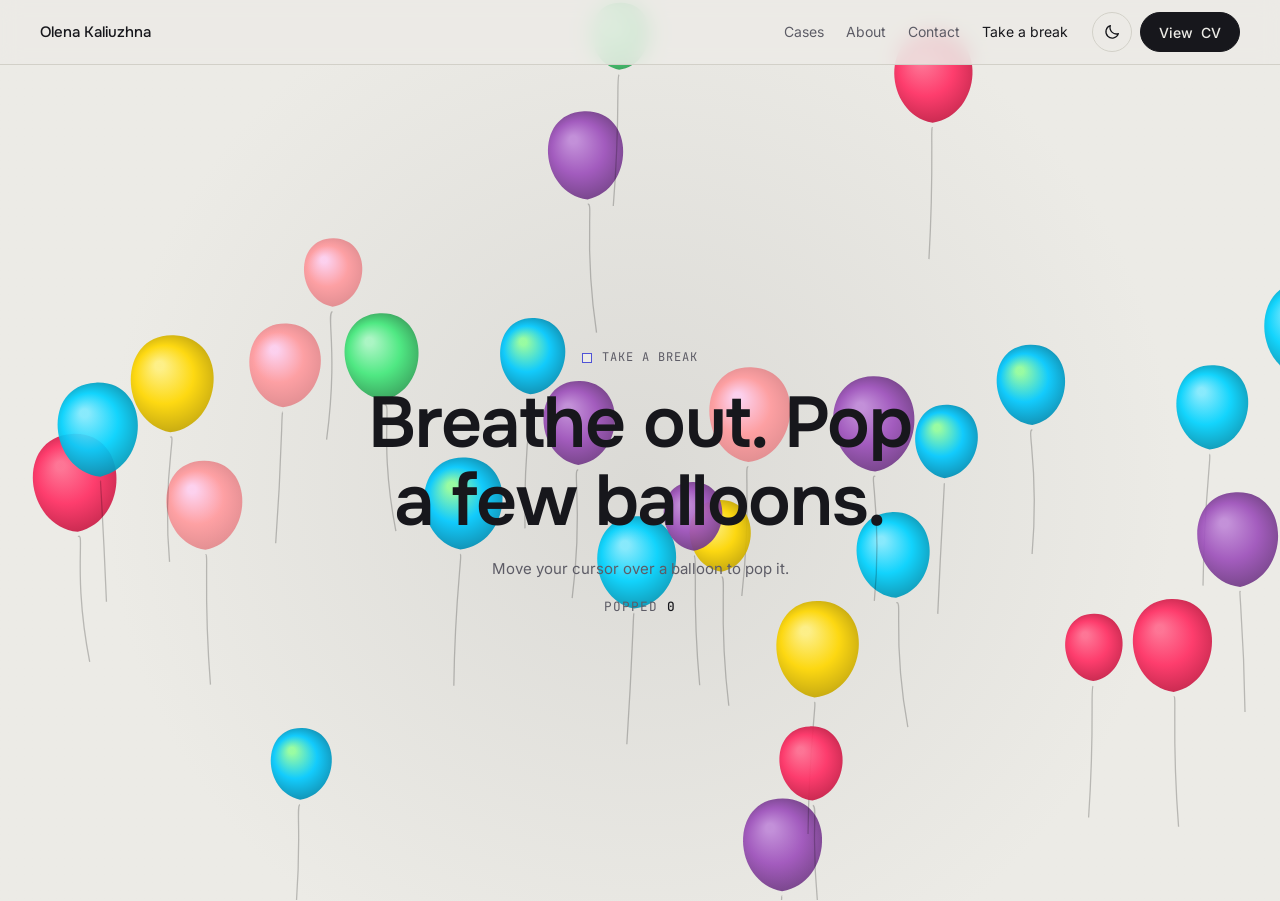
<file: break.html>
<!doctype html>
<html lang="en">
<head>
<meta charset="utf-8">
<meta name="viewport" content="width=device-width, initial-scale=1, viewport-fit=cover">
<title>Take a break — Olena Kaliuzhna</title>
<meta name="description" content="A small break: pop some balloons.">
<link rel="preconnect" href="https://fonts.googleapis.com">
<link rel="preconnect" href="https://fonts.gstatic.com" crossorigin>
<link rel="stylesheet" href="https://fonts.googleapis.com/css2?family=Inter:wght@400;500;600&family=Onest:wght@500;600&family=JetBrains+Mono:wght@400;500&display=swap">
<link rel="stylesheet" href="styles.css?v=202610181628">
<script>try{var t=localStorage.getItem('ok-theme');if(t)document.documentElement.setAttribute('data-theme',t);}catch(e){}</script>
</head>
<body>
<header class="nav">
  <div class="wrap">
    <a class="brand" href="index.html">Olena Kaliuzhna</a>
    <nav class="nav-links" aria-label="Pages"><a href="cases.html">Cases</a><a href="about.html">About</a><a href="contact.html">Contact</a><a href="break.html" aria-current="page">Take a break</a></nav>
    <div class="nav-actions">
      <button class="btn ghost icon-btn theme-btn" id="theme" type="button" aria-label="Switch colour theme">
        <svg class="i-moon" viewBox="0 0 24 24" fill="none" stroke="currentColor" stroke-width="1.7" stroke-linecap="round" stroke-linejoin="round" aria-hidden="true"><path d="M20.5 14.2A8.5 8.5 0 0 1 9.8 3.5a8.5 8.5 0 1 0 10.7 10.7z"/></svg>
        <svg class="i-sun" viewBox="0 0 24 24" fill="none" stroke="currentColor" stroke-width="1.7" stroke-linecap="round" aria-hidden="true"><circle cx="12" cy="12" r="4.2"/><path d="M12 2.5v2M12 19.5v2M2.5 12h2M19.5 12h2M5.3 5.3l1.4 1.4M17.3 17.3l1.4 1.4M5.3 18.7l1.4-1.4M17.3 6.7l1.4-1.4"/></svg>
      </button>
      <button class="btn" type="button" data-cv><span class="cv-label">View</span> CV</button>
    </div>
  </div>
</header>

<main id="top" class="break">
  <canvas class="break-canvas" id="balloons" aria-hidden="true"></canvas>
  <div class="break-copy">
    <div class="eyebrow">Take a break</div>
    <h1>Breathe out. Pop a few balloons.</h1>
    <p class="break-hint"><span class="hint-fine">Move your cursor over a balloon to pop it.</span><span class="hint-touch">Touch a balloon to pop it.</span></p>
    <p class="break-count mono" aria-live="polite">Popped <b id="popped">0</b></p>
  </div>
</main>
<div class="cv-view" id="cv-view" role="dialog" aria-modal="true" aria-label="CV of Olena Kaliuzhna" hidden>
  <div class="cv-panel">
    <div class="cv-bar">
      <span class="mono">CV · Olena Kaliuzhna · Product Designer</span>
      <a class="btn ghost" href="cv.pdf" download="Olena_Kaliuzhna_CV.pdf" target="_blank" rel="noopener">Download PDF</a>
      <button class="btn icon-btn" type="button" id="cv-close" aria-label="Close CV">✕</button>
    </div>
    <div class="cv-scroll"><img src="cv.jpg" alt="CV of Olena Kaliuzhna, Product Designer: summary, skills, experience, education" loading="lazy" width="1500" height="3908"></div>
  </div>
</div>
<script src="main.js"></script>
<script src="break.js"></script>
</body>
</html>
</file>
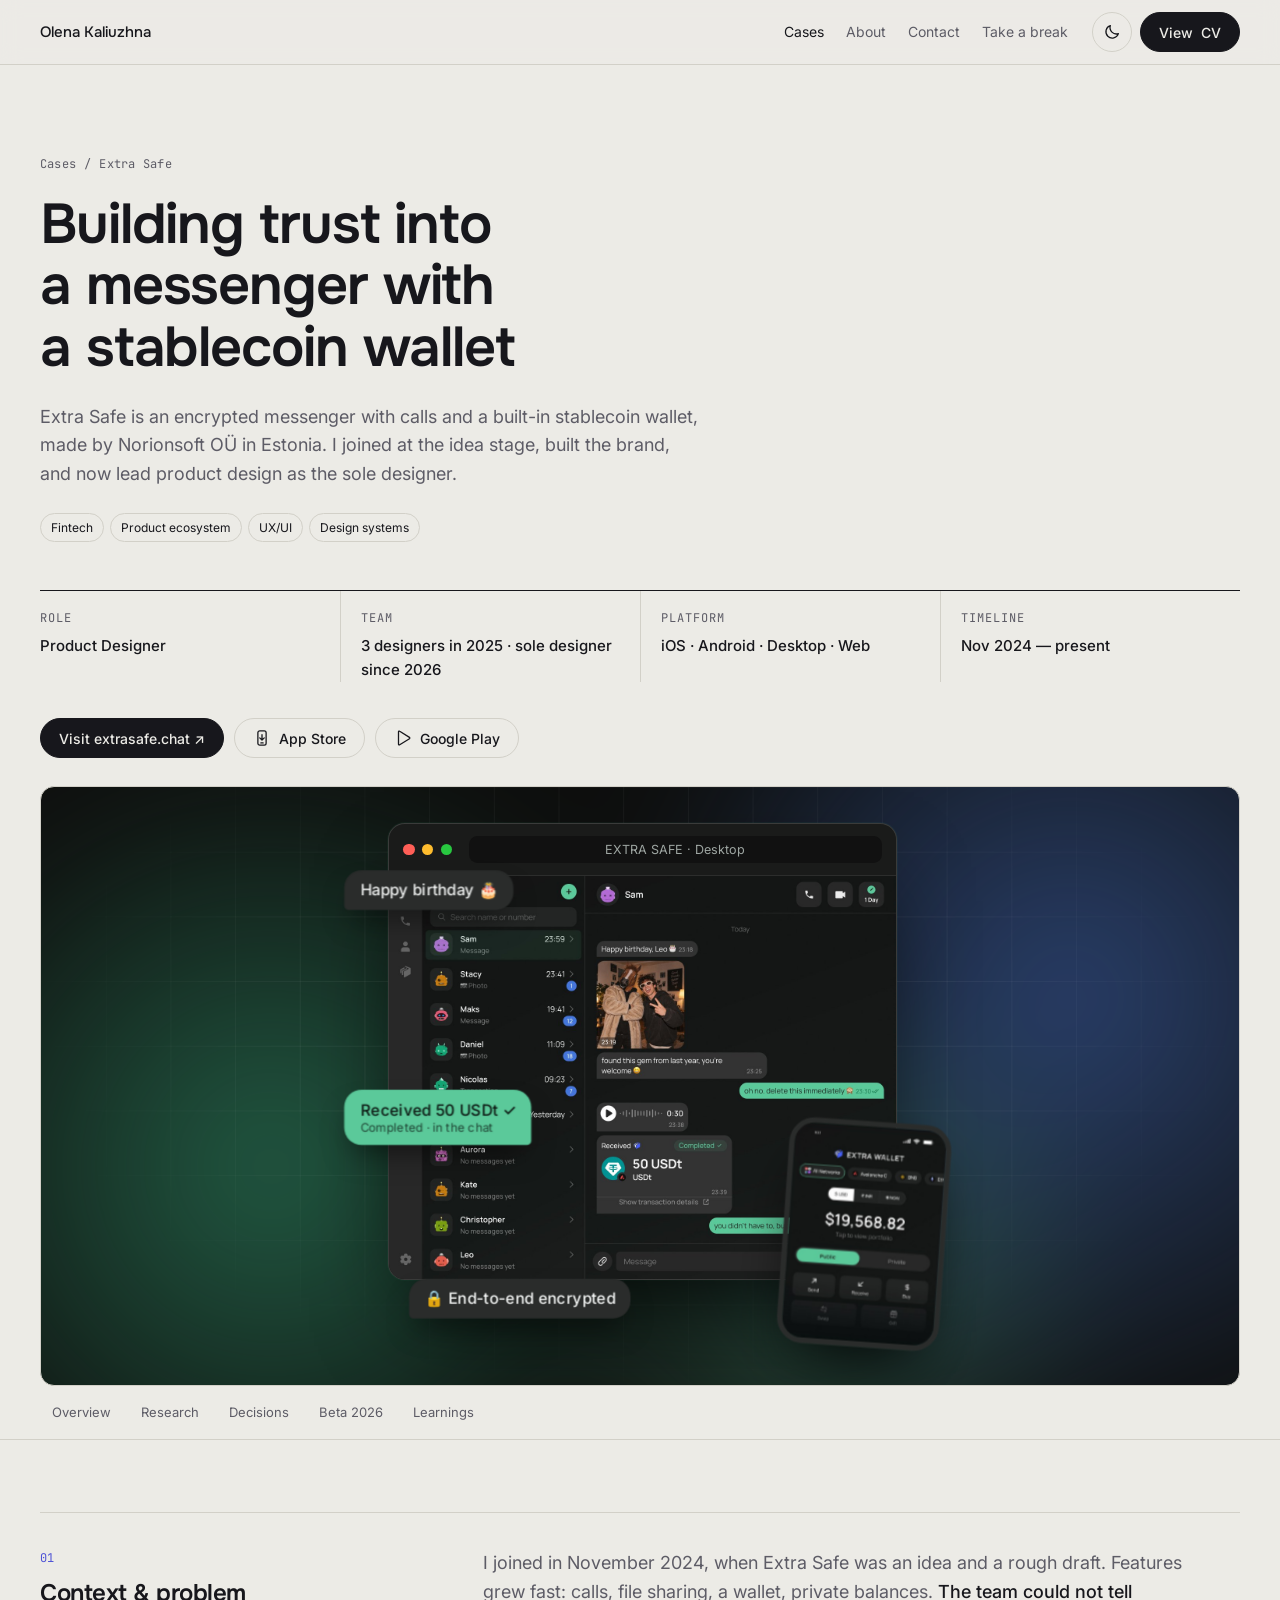
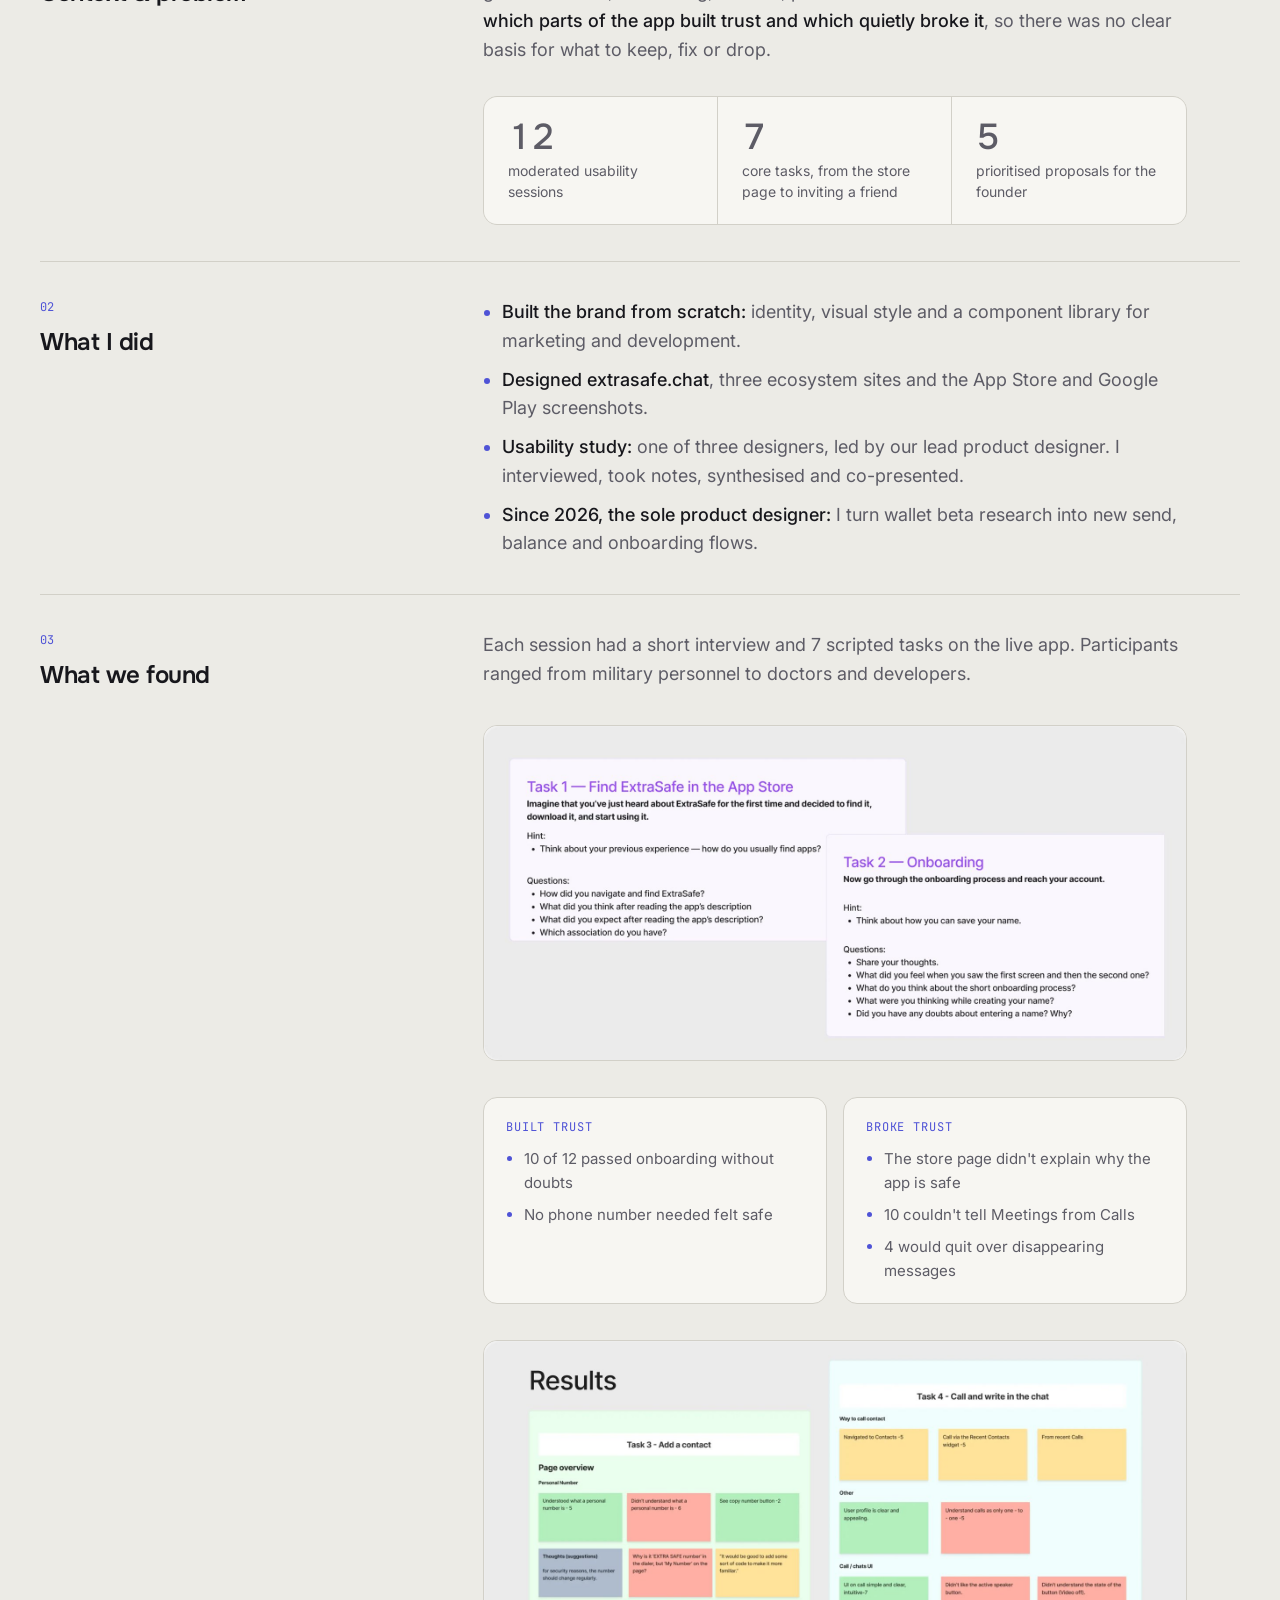
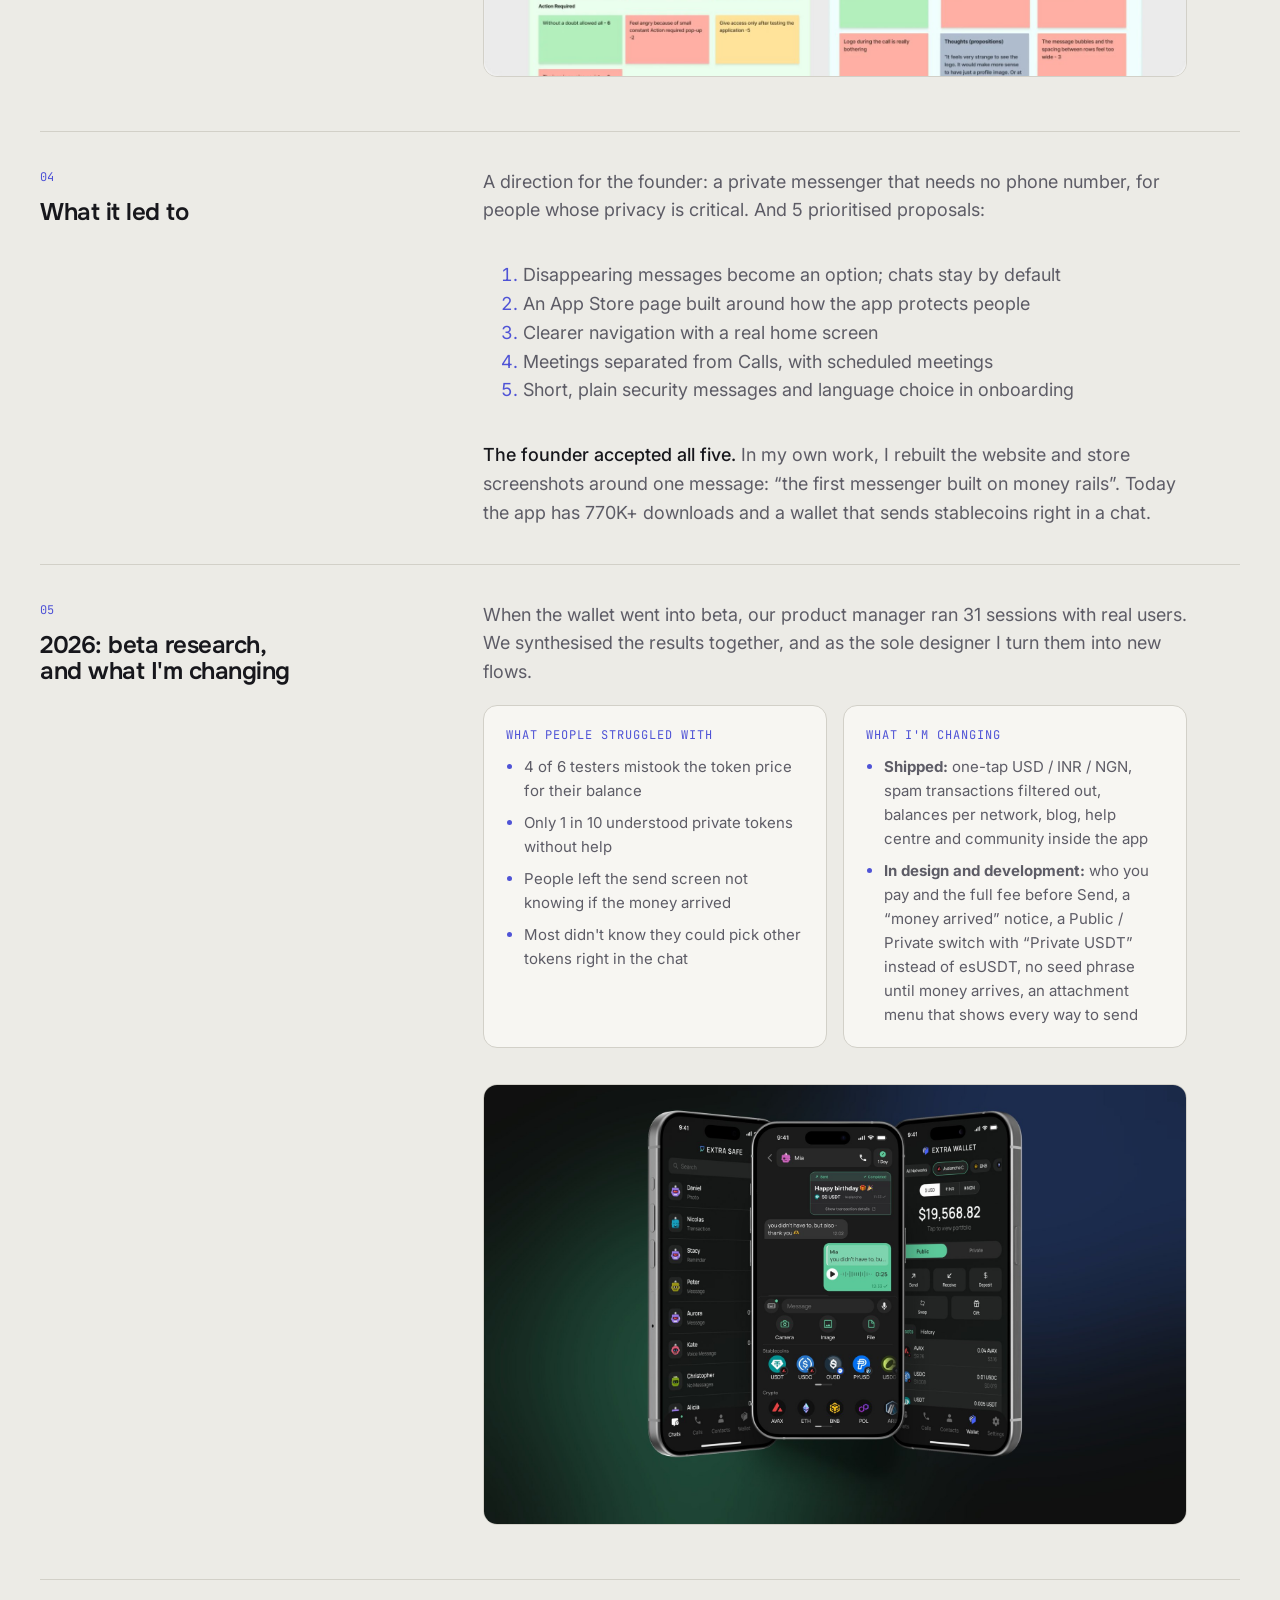
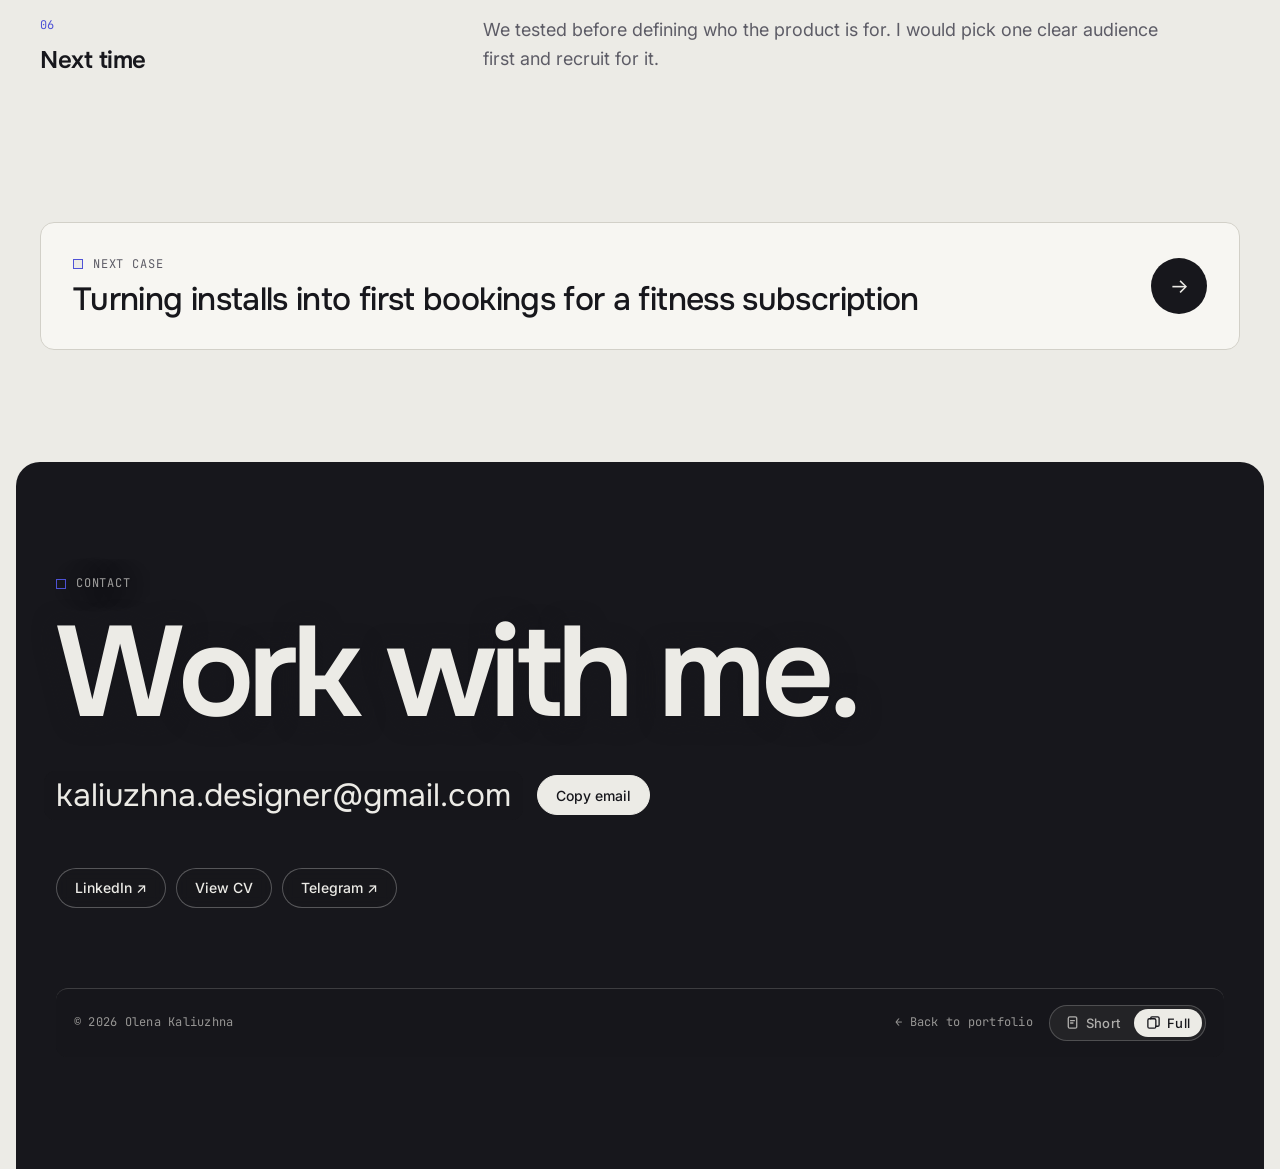
<file: case-extra-safe.html>
<!doctype html>
<html lang="en">
<head>
<meta charset="utf-8">
<meta name="viewport" content="width=device-width, initial-scale=1, viewport-fit=cover">
<title>Extra Safe — Olena Kaliuzhna</title>
<meta name="description" content="Building trust into a messenger with a stablecoin wallet. Case study by Olena Kaliuzhna, Product Designer.">
<link rel="preconnect" href="https://fonts.googleapis.com">
<link rel="preconnect" href="https://fonts.gstatic.com" crossorigin>
<link rel="stylesheet" href="https://fonts.googleapis.com/css2?family=Inter:wght@400;500;600&family=Onest:wght@500;600&family=JetBrains+Mono:wght@400;500&display=swap">
<link rel="stylesheet" href="styles.css?v=202610281740">
<script>try{var t=localStorage.getItem('ok-theme');if(t)document.documentElement.setAttribute('data-theme',t);}catch(e){}</script>
</head>
<body>
<header class="nav">
  <div class="wrap">
    <a class="brand" href="index.html">Olena Kaliuzhna</a>
    <nav class="nav-links" aria-label="Pages"><a href="cases.html" aria-current="page">Cases</a><a href="about.html">About</a><a href="contact.html">Contact</a><a href="break.html">Take a break</a></nav>
    <div class="nav-actions">
      <button class="btn ghost icon-btn theme-btn" id="theme" type="button" aria-label="Switch colour theme">
        <svg class="i-moon" viewBox="0 0 24 24" fill="none" stroke="currentColor" stroke-width="1.7" stroke-linecap="round" stroke-linejoin="round" aria-hidden="true"><path d="M20.5 14.2A8.5 8.5 0 0 1 9.8 3.5a8.5 8.5 0 1 0 10.7 10.7z"/></svg>
        <svg class="i-sun" viewBox="0 0 24 24" fill="none" stroke="currentColor" stroke-width="1.7" stroke-linecap="round" aria-hidden="true"><circle cx="12" cy="12" r="4.2"/><path d="M12 2.5v2M12 19.5v2M2.5 12h2M19.5 12h2M5.3 5.3l1.4 1.4M17.3 17.3l1.4 1.4M5.3 18.7l1.4-1.4M17.3 6.7l1.4-1.4"/></svg>
      </button>
      <button class="btn" type="button" data-cv><span class="cv-label">View</span> CV</button>
    </div>
  </div>
</header>

<main id="top">
  <section class="case-hero">
    <div class="wrap">
      <div class="crumbs mono"><a href="index.html#work">Cases</a><span>/</span><span>Extra Safe</span></div>
      <h1>Building trust into a messenger with a stablecoin wallet</h1>
      <p class="lede">Extra Safe is an encrypted messenger with calls and a built-in stablecoin wallet, made by Norionsoft OÜ in Estonia. I joined at the idea stage, built the brand, and now lead product design as the sole designer.</p>
      <div class="chips"><span class="chip">Fintech</span><span class="chip">Product ecosystem</span><span class="chip">UX/UI</span><span class="chip">Design systems</span></div>
      <div class="facts"><div class="fact"><span class="mono">Role</span><b>Product Designer</b></div><div class="fact"><span class="mono">Team</span><b>3 designers in 2025 · sole designer since 2026</b></div><div class="fact"><span class="mono">Platform</span><b>iOS · Android · Desktop · Web</b></div><div class="fact"><span class="mono">Timeline</span><b>Nov 2024 — present</b></div></div>
      <div class="ext-links"><a class="btn" href="https://www.extrasafe.chat/" target="_blank" rel="noopener">Visit extrasafe.chat ↗</a><a class="btn ghost store" href="https://apps.apple.com/app/id6745936574" target="_blank" rel="noopener" aria-label="Download Extra Safe on App Store"><svg viewBox="0 0 24 24" fill="none" stroke="currentColor" stroke-width="1.7" stroke-linecap="round" stroke-linejoin="round" aria-hidden="true"><rect x="6.5" y="2.5" width="11" height="19" rx="2.5"/><path d="M12 7.5v7M9 11.8l3 3 3-3"/><path d="M10.5 18.5h3"/></svg>App Store</a><a class="btn ghost store" href="https://play.google.com/store/apps/details?id=com.extrasafe.chat.app" target="_blank" rel="noopener" aria-label="Download Extra Safe on Google Play"><svg viewBox="0 0 24 24" fill="none" stroke="currentColor" stroke-width="1.7" stroke-linejoin="round" aria-hidden="true"><path d="M6 3.8v16.4c0 .8.9 1.3 1.6.9l13-8.2c.6-.4.6-1.3 0-1.7l-13-8.2C6.9 2.5 6 3 6 3.8z"/></svg>Google Play</a></div>
    </div>
  </section>

  <section class="hero-cover">
    <div class="wrap">
      <!-- Hero image: set cover_img for this project in build.py -->
      <style>
.hero-cover .cover.esc,.esc{aspect-ratio:2/1}
.esc{position:relative;border-radius:var(--r,20px);overflow:hidden;background:#0F100F;isolation:isolate;container-type:inline-size;border:1px solid rgba(255,255,255,.06)}
.esc-aur{position:absolute;inset:-25%;z-index:-2;filter:blur(50px)}
.esc-aur i{position:absolute;border-radius:50%}
.esc-aur i:nth-child(1){width:55%;height:90%;left:2%;top:14%;background:radial-gradient(circle,rgba(46,140,102,.6),transparent 65%);animation:escF1 16s ease-in-out infinite}
.esc-aur i:nth-child(2){width:60%;height:100%;right:-4%;top:-10%;background:radial-gradient(circle,rgba(59,95,168,.6),transparent 65%);animation:escF2 19s ease-in-out infinite}
.esc-aur i:nth-child(3){width:40%;height:70%;left:40%;bottom:-6%;background:radial-gradient(circle,rgba(91,201,154,.3),transparent 65%);animation:escF1 22s ease-in-out infinite reverse}
@keyframes escF1{50%{transform:translate(6%,5%) scale(1.1)}}
@keyframes escF2{50%{transform:translate(-5%,7%) scale(.92)}}
.esc-grid{position:absolute;inset:0;z-index:-1;background-image:linear-gradient(rgba(255,255,255,.07) 1px,transparent 1px),linear-gradient(90deg,rgba(255,255,255,.07) 1px,transparent 1px);background-size:5.4cqw 5.4cqw;-webkit-mask-image:radial-gradient(ellipse at 50% 40%,#000 25%,transparent 75%);mask-image:radial-gradient(ellipse at 50% 40%,#000 25%,transparent 75%)}
.esc-stage{position:absolute;left:29%;top:6%;width:42.5%;perspective:1400px}
.esc-tilt{position:relative;transform-style:preserve-3d;transition:transform .25s ease-out;will-change:transform;animation:escLev 7s ease-in-out infinite}
@keyframes escLev{50%{translate:0 -1.1cqw}}
.esc-win{border-radius:1.4cqw;overflow:hidden;border:1px solid rgba(255,255,255,.14);background:#1A1B1A;box-shadow:0 4cqw 8cqw -2.5cqw rgba(0,0,0,.85),0 0 0 1px rgba(91,201,154,.06)}
.esc-bar{display:flex;align-items:center;gap:.6cqw;padding:1cqw 1.2cqw;border-bottom:1px solid rgba(255,255,255,.08)}
.esc-bar i{width:.95cqw;height:.95cqw;border-radius:50%}
.esc-bar i:nth-child(1){background:#FF5F57}.esc-bar i:nth-child(2){background:#FEBC2E}.esc-bar i:nth-child(3){background:#28C840}
.esc-bar span{margin-left:.8cqw;flex:1;text-align:center;font:400 1.05cqw/1.4 Inter,system-ui,sans-serif;color:#9EA6A2;background:#111;border-radius:.7cqw;padding:.4cqw .8cqw}
.esc-win img,.esc-phone img{display:block;width:100%;height:auto}
.esc-phone{position:absolute;right:-6%;bottom:-11%;width:30%;border-radius:2cqw;overflow:hidden;border:.5cqw solid #2A2C2B;box-shadow:0 2.5cqw 5cqw -1.6cqw rgba(0,0,0,.9);transform:translateZ(80px) rotate(4deg);animation:escPh 6s ease-in-out infinite}
@keyframes escPh{50%{translate:0 -1.4cqw}}
.esc-f{position:absolute;padding:.8cqw 1.25cqw;border-radius:1.4cqw 1.4cqw 1.4cqw .35cqw;font:500 1.25cqw/1.3 Inter,system-ui,sans-serif;background:#2A2C2B;color:#F2F4F3;box-shadow:0 1.2cqw 2.5cqw -.8cqw rgba(0,0,0,.6);white-space:nowrap;transform:translateZ(60px);animation:escBob 6s ease-in-out infinite}
.esc-f small{display:block;font-size:.95cqw;opacity:.75;font-weight:400}
.esc-f.g{background:#5BC99A;color:#0E1A14;border-radius:1.4cqw 1.4cqw .35cqw 1.4cqw}
.esc-f.escf1{left:-6%;top:12%}
.esc-f.escf2{left:-6%;top:58%;animation-delay:-2s}
.esc-f.escf3{left:6%;bottom:-6%;animation-delay:-4s}
@keyframes escBob{50%{translate:0 -.9cqw}}
@media (max-width:640px){.hero-cover .cover.esc,.esc{aspect-ratio:4/3}.esc-stage{left:12%;top:10%;width:70%}.esc-f{font-size:2.4cqw;padding:1.2cqw 1.8cqw}.esc-f small{font-size:1.9cqw}.esc-bar span{font-size:1.8cqw}}
@media (prefers-reduced-motion:reduce){.esc *{animation:none!important}}
</style>
<div class="cover esc" id="escCover" role="img" aria-label="Extra Safe desktop app with a received 50 USDt transfer in a chat, and the mobile wallet">
  <div class="esc-aur" aria-hidden="true"><i></i><i></i><i></i></div>
  <div class="esc-grid" aria-hidden="true"></div>
  <div class="esc-stage">
    <div class="esc-tilt" id="escTilt">
      <div class="esc-win"><div class="esc-bar"><i></i><i></i><i></i><span>EXTRA SAFE · Desktop</span></div><img src="es-desk-chat.jpg" alt="" width="1302" height="1034"></div>
      <div class="esc-phone"><img src="es-phone-wallet.jpg" alt="" width="424" height="602"></div>
      <div class="esc-f escf1">Happy birthday 🎂</div>
      <div class="esc-f g escf2">Received 50 USDt ✓<small>Completed · in the chat</small></div>
      <div class="esc-f escf3">🔒 End-to-end encrypted</div>
    </div>
  </div>
</div>
<script>
(function(){
  var c=document.getElementById('escCover'),t=document.getElementById('escTilt');
  if(!c||!t||!matchMedia('(pointer:fine)').matches||matchMedia('(prefers-reduced-motion:reduce)').matches)return;
  c.addEventListener('pointermove',function(e){var r=c.getBoundingClientRect(),x=(e.clientX-r.left)/r.width-.5,y=(e.clientY-r.top)/r.height-.5;t.style.transform='rotateY('+(x*14)+'deg) rotateX('+(-y*12)+'deg)';});
  c.addEventListener('pointerleave',function(){t.style.transform='';});
})();
</script>

    </div>
  </section>

  <nav class="case-nav" aria-label="Case sections"><div class="wrap"><a href="#overview">Overview</a><a href="#research">Research</a><a href="#decisions">Decisions</a><a href="#beta">Beta 2026</a><a href="#learnings">Learnings</a></div></nav>

  <section style="border-top:0;padding-top:clamp(40px,6vw,72px)">
    <div class="wrap">
      <style>.chapter{padding-block:clamp(26px,3vw,36px)}.chapter .results{margin-top:14px}.hero-cover .cover-img{aspect-ratio:2/1}.case-hero{padding-bottom:28px}.own ul{margin:0}.es-fig{margin:18px 0;border-radius:14px;overflow:hidden;border:1px solid var(--line)}.es-fig img{display:block;width:100%;height:auto}</style>
      <article class="chapter" id="overview"><header><span class="mono">01</span><h2>Context &amp; problem</h2></header>
        <div class="prose">
          <p>I joined in November 2024, when Extra Safe was an idea and a rough draft. Features grew fast: calls, file sharing, a wallet, private balances. <strong>The team could not tell which parts of the app built trust and which quietly broke it</strong>, so there was no clear basis for what to keep, fix or drop.</p>
          <div class="results">
            <div class="stat"><b>12</b><span>moderated usability sessions</span></div>
            <div class="stat"><b>7</b><span>core tasks, from the store page to inviting a friend</span></div>
            <div class="stat"><b>5</b><span>prioritised proposals for the founder</span></div>
          </div>
        </div></article>

      <article class="chapter" id="role"><header><span class="mono">02</span><h2>What I did</h2></header>
        <div class="prose">
          <ul>
            <li><strong>Built the brand from scratch:</strong> identity, visual style and a component library for marketing and development.</li>
            <li><strong>Designed extrasafe.chat</strong>, three ecosystem sites and the App Store and Google Play screenshots.</li>
            <li><strong>Usability study:</strong> one of three designers, led by our lead product designer. I interviewed, took notes, synthesised and co-presented.</li>
            <li><strong>Since 2026, the sole product designer:</strong> I turn wallet beta research into new send, balance and onboarding flows.</li>
          </ul>
        </div></article>

      <article class="chapter" id="research"><header><span class="mono">03</span><h2>What we found</h2></header>
        <div class="prose">
          <p>Each session had a short interview and 7 scripted tasks on the live app. Participants ranged from military personnel to doctors and developers.</p>
          <figure class="es-fig"><img src="es-research-tasks.jpg" alt="Usability test script: Task 1, find Extra Safe in the App Store, and Task 2, onboarding, with hints and questions" loading="lazy" width="1600" height="762"></figure>
          <div class="own">
            <div><span class="mono">Built trust</span><ul>
              <li>10 of 12 passed onboarding without doubts</li>
              <li>No phone number needed felt safe</li>
            </ul></div>
            <div><span class="mono">Broke trust</span><ul>
              <li>The store page didn't explain why the app is safe</li>
              <li>10 couldn't tell Meetings from Calls</li>
              <li>4 would quit over disappearing messages</li>
            </ul></div>
          </div>
          <figure class="es-fig"><img src="es-research-results.jpg" alt="Synthesis board with sticky notes for Task 3, add a contact, and Task 4, call and write in the chat" loading="lazy" width="1600" height="762"></figure>
        </div></article>

      <article class="chapter" id="decisions"><header><span class="mono">04</span><h2>What it led to</h2></header>
        <div class="prose">
          <p>A direction for the founder: a private messenger that needs no phone number, for people whose privacy is critical. And 5 prioritised proposals:</p>
          <ol>
            <li>Disappearing messages become an option; chats stay by default</li>
            <li>An App Store page built around how the app protects people</li>
            <li>Clearer navigation with a real home screen</li>
            <li>Meetings separated from Calls, with scheduled meetings</li>
            <li>Short, plain security messages and language choice in onboarding</li>
          </ol>
          <p><strong>The founder accepted all five.</strong> In my own work, I rebuilt the website and store screenshots around one message: “the first messenger built on money rails”. Today the app has 770K+ downloads and a wallet that sends stablecoins right in a chat.</p>
        </div></article>

      <article class="chapter" id="beta"><header><span class="mono">05</span><h2>2026: beta research, and what I'm changing</h2></header>
        <div class="prose">
          <p>When the wallet went into beta, our product manager ran 31 sessions with real users. We synthesised the results together, and as the sole designer I turn them into new flows.</p>
          <div class="own">
            <div><span class="mono">What people struggled with</span><ul>
              <li>4 of 6 testers mistook the token price for their balance</li>
              <li>Only 1 in 10 understood private tokens without help</li>
              <li>People left the send screen not knowing if the money arrived</li>
              <li>Most didn't know they could pick other tokens right in the chat</li>
            </ul></div>
            <div><span class="mono">What I'm changing</span><ul>
              <li><b>Shipped:</b> one-tap USD / INR / NGN, spam transactions filtered out, balances per network, blog, help centre and community inside the app</li>
              <li><b>In design and development:</b> who you pay and the full fee before Send, a “money arrived” notice, a Public / Private switch with “Private USDT” instead of esUSDT, no seed phrase until money arrives, an attachment menu that shows every way to send</li>
            </ul></div>
          </div>
          <figure class="es-fig"><img src="es-phones-beta.jpg" alt="Redesigned mobile app: chats with robot avatars, a sent 50 USDT gift in chat with the new attachment menu of stablecoins and crypto, and the wallet with currency switch and Public / Private toggle" loading="lazy" width="2000" height="1250"></figure>
        </div></article>

      <article class="chapter" id="learnings"><header><span class="mono">06</span><h2>Next time</h2></header>
        <div class="prose">
          <p>We tested before defining who the product is for. I would pick one clear audience first and recruit for it.</p>
        </div></article>

    </div>
  </section>

  <section style="padding-top:0;border-top:0">
    <div class="wrap">
      <a class="next" href="case-fitnow.html">
        <div><span class="eyebrow">Next case</span><h3>Turning installs into first bookings for a fitness subscription</h3></div>
        <span class="arr" aria-hidden="true">→</span>
      </a>
    </div>
  </section>

  <section id="contact" class="contact slim cta-work">
    <div class="constellation" data-constellation aria-hidden="true"></div>
    <div class="wrap">
      <div class="eyebrow">Contact</div>
      <h2>Work with me.</h2>
      <div class="mail-row">
        <span class="mail" id="mail">kaliuzhna.designer@gmail.com</span>
        <button class="btn" id="copy" type="button">Copy email</button>
        <span class="toast mono" id="toast" aria-live="polite"></span>
      </div>
      <div class="socials">
        <a class="btn ghost" href="https://www.linkedin.com/in/kaliuzhnaolena/" target="_blank" rel="noopener">LinkedIn ↗</a>
        <button class="btn ghost" type="button" data-cv>View CV</button>
        <a class="btn ghost" href="https://t.me/kaliuzhnaolena" target="_blank" rel="noopener">Telegram ↗</a>
      </div>
      <div class="foot mono"><span>© 2026 Olena Kaliuzhna</span><span class="foot-end"><a href="index.html" style="text-decoration:none">← Back to portfolio</a><div class="ver-switch" role="group" aria-label="Site version"><a class="vs-opt" href="https://olena-kaliuzhna-design.github.io/portfolio/" title="Short version: everything on one page"><svg viewBox="0 0 16 16" aria-hidden="true"><rect x="3.5" y="2" width="9" height="12" rx="1.6"/><path d="M6 6h4M6 8.5h2.5"/></svg><span>Short</span></a><span class="vs-opt is-on" aria-current="page" title="Full version"><svg viewBox="0 0 16 16" aria-hidden="true"><rect x="2" y="4" width="8.5" height="10" rx="1.6"/><path d="M5 4V3.4C5 2.6 5.6 2 6.4 2h6.1c.8 0 1.5.6 1.5 1.4v7.2c0 .8-.7 1.4-1.5 1.4h-2"/></svg><span>Full</span></span></div></span></div>
    </div>
  </section>
</main>
<div class="cv-view" id="cv-view" role="dialog" aria-modal="true" aria-label="CV of Olena Kaliuzhna" hidden>
  <div class="cv-panel">
    <div class="cv-bar">
      <span class="mono">CV · Olena Kaliuzhna · Product Designer</span>
      <a class="btn ghost" href="cv.pdf" download="Olena_Kaliuzhna_CV.pdf" target="_blank" rel="noopener">Download PDF</a>
      <button class="btn icon-btn" type="button" id="cv-close" aria-label="Close CV">✕</button>
    </div>
    <div class="cv-scroll"><img src="cv.jpg" alt="CV of Olena Kaliuzhna, Product Designer: summary, skills, experience, education" loading="lazy" width="1500" height="3908"></div>
  </div>
</div>
<script src="confetti.js"></script>
<script src="main.js"></script>
<script src="testimonials.js"></script>
<script src="ballpit.js" defer></script>
<script src="constellation.js" defer></script>
<script src="casenav.js" defer></script>
</body>
</html>
</file>
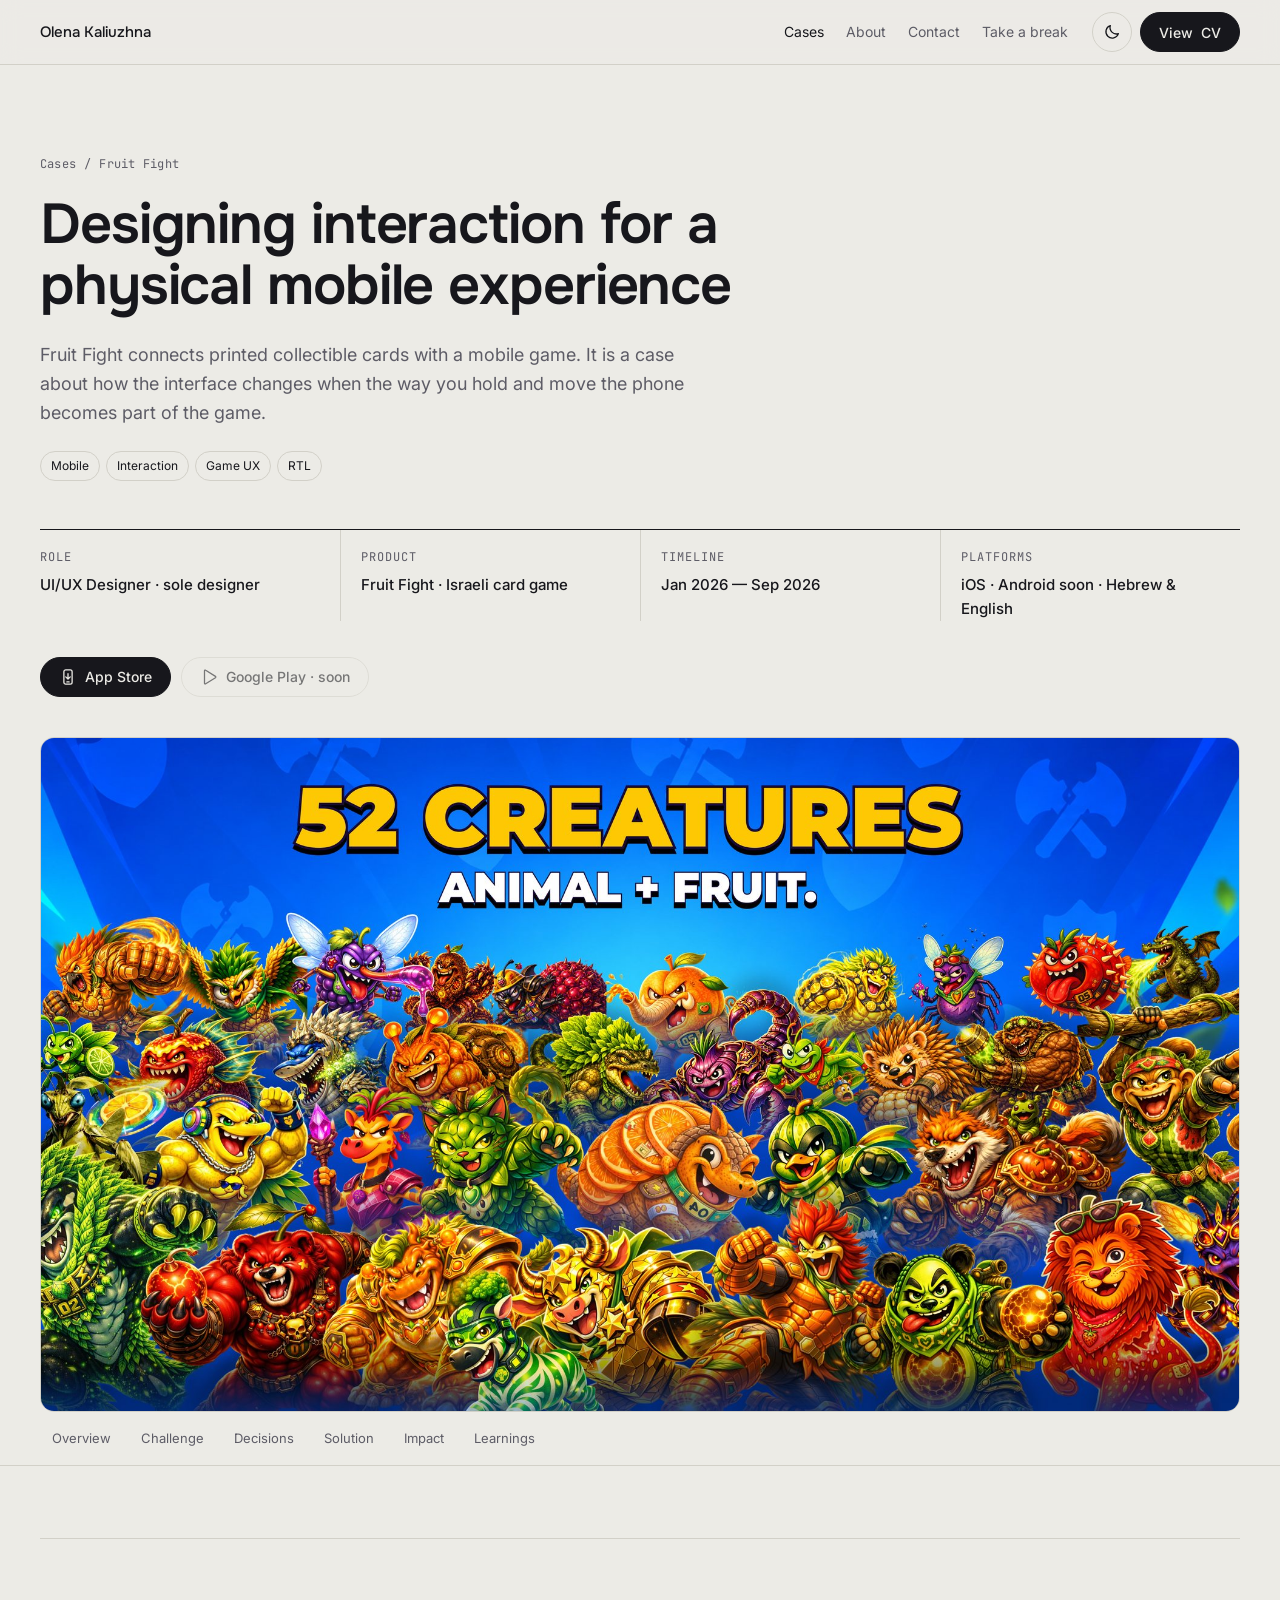
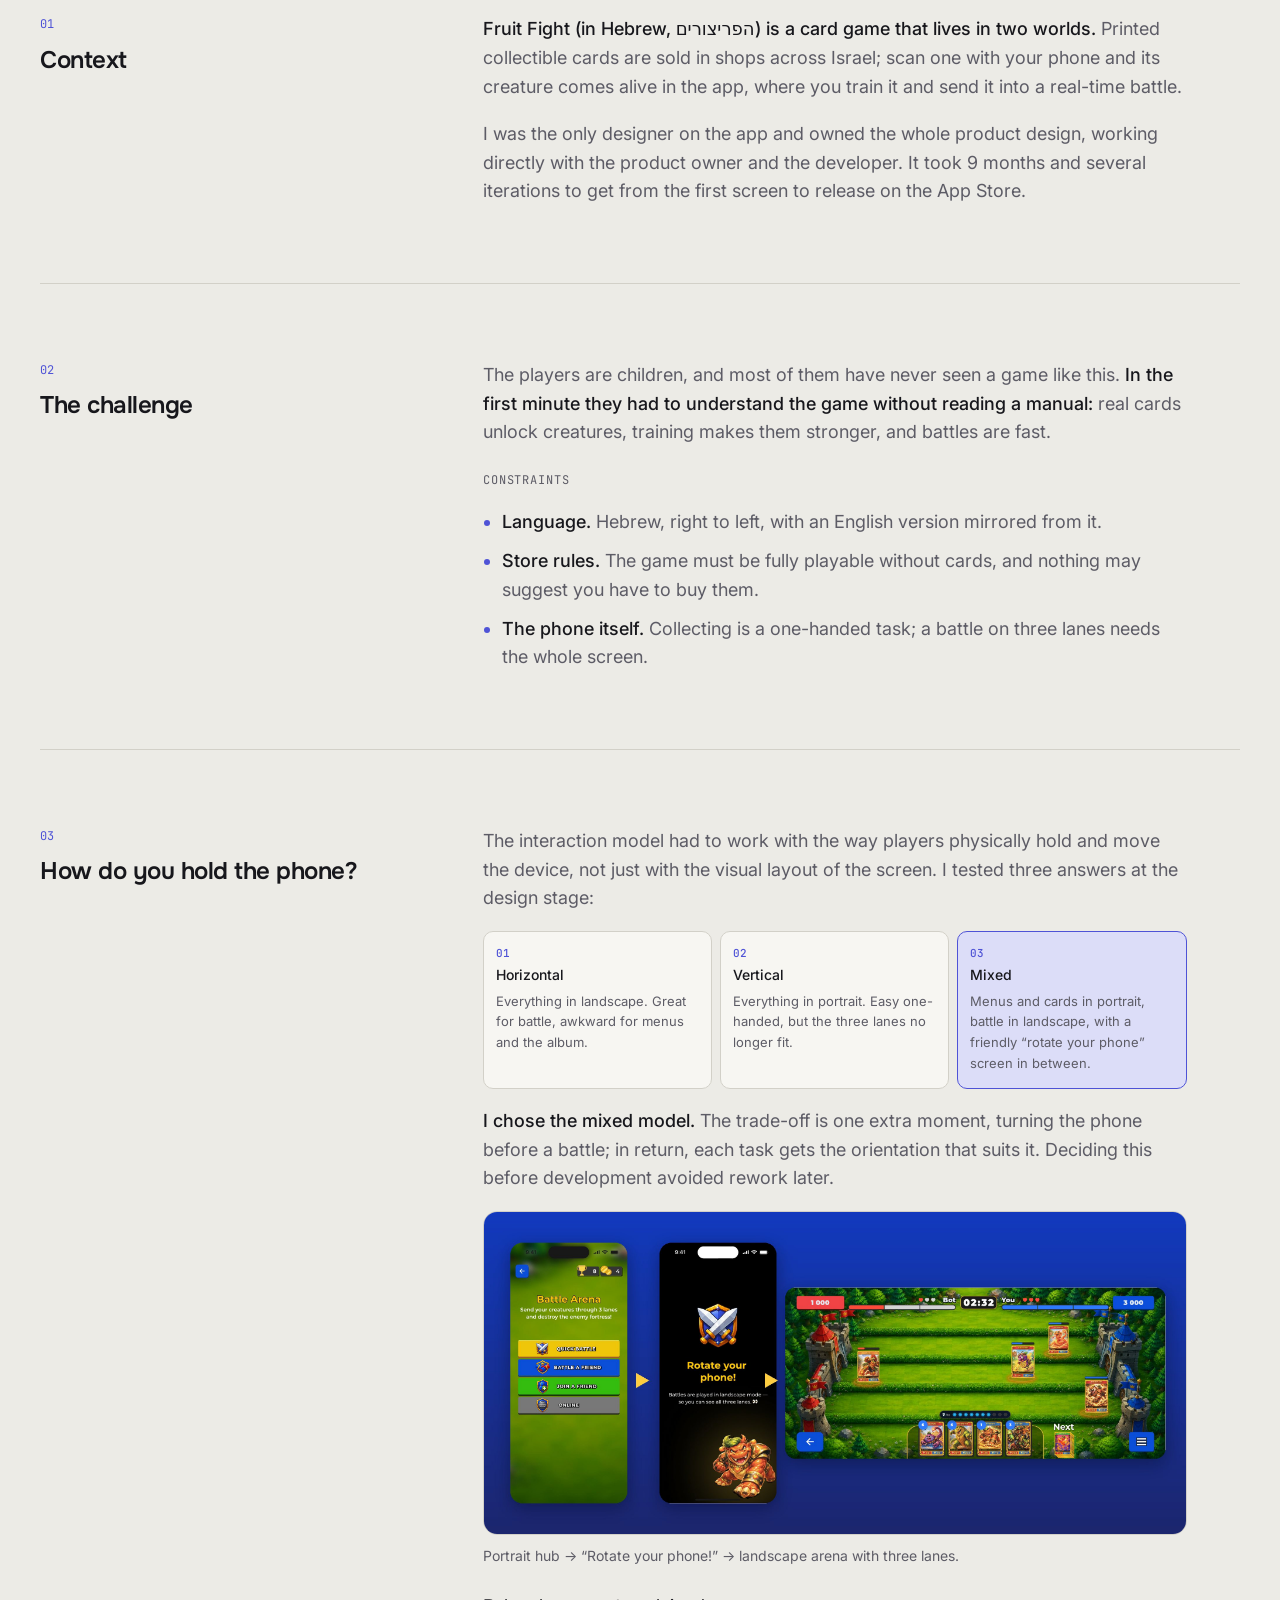
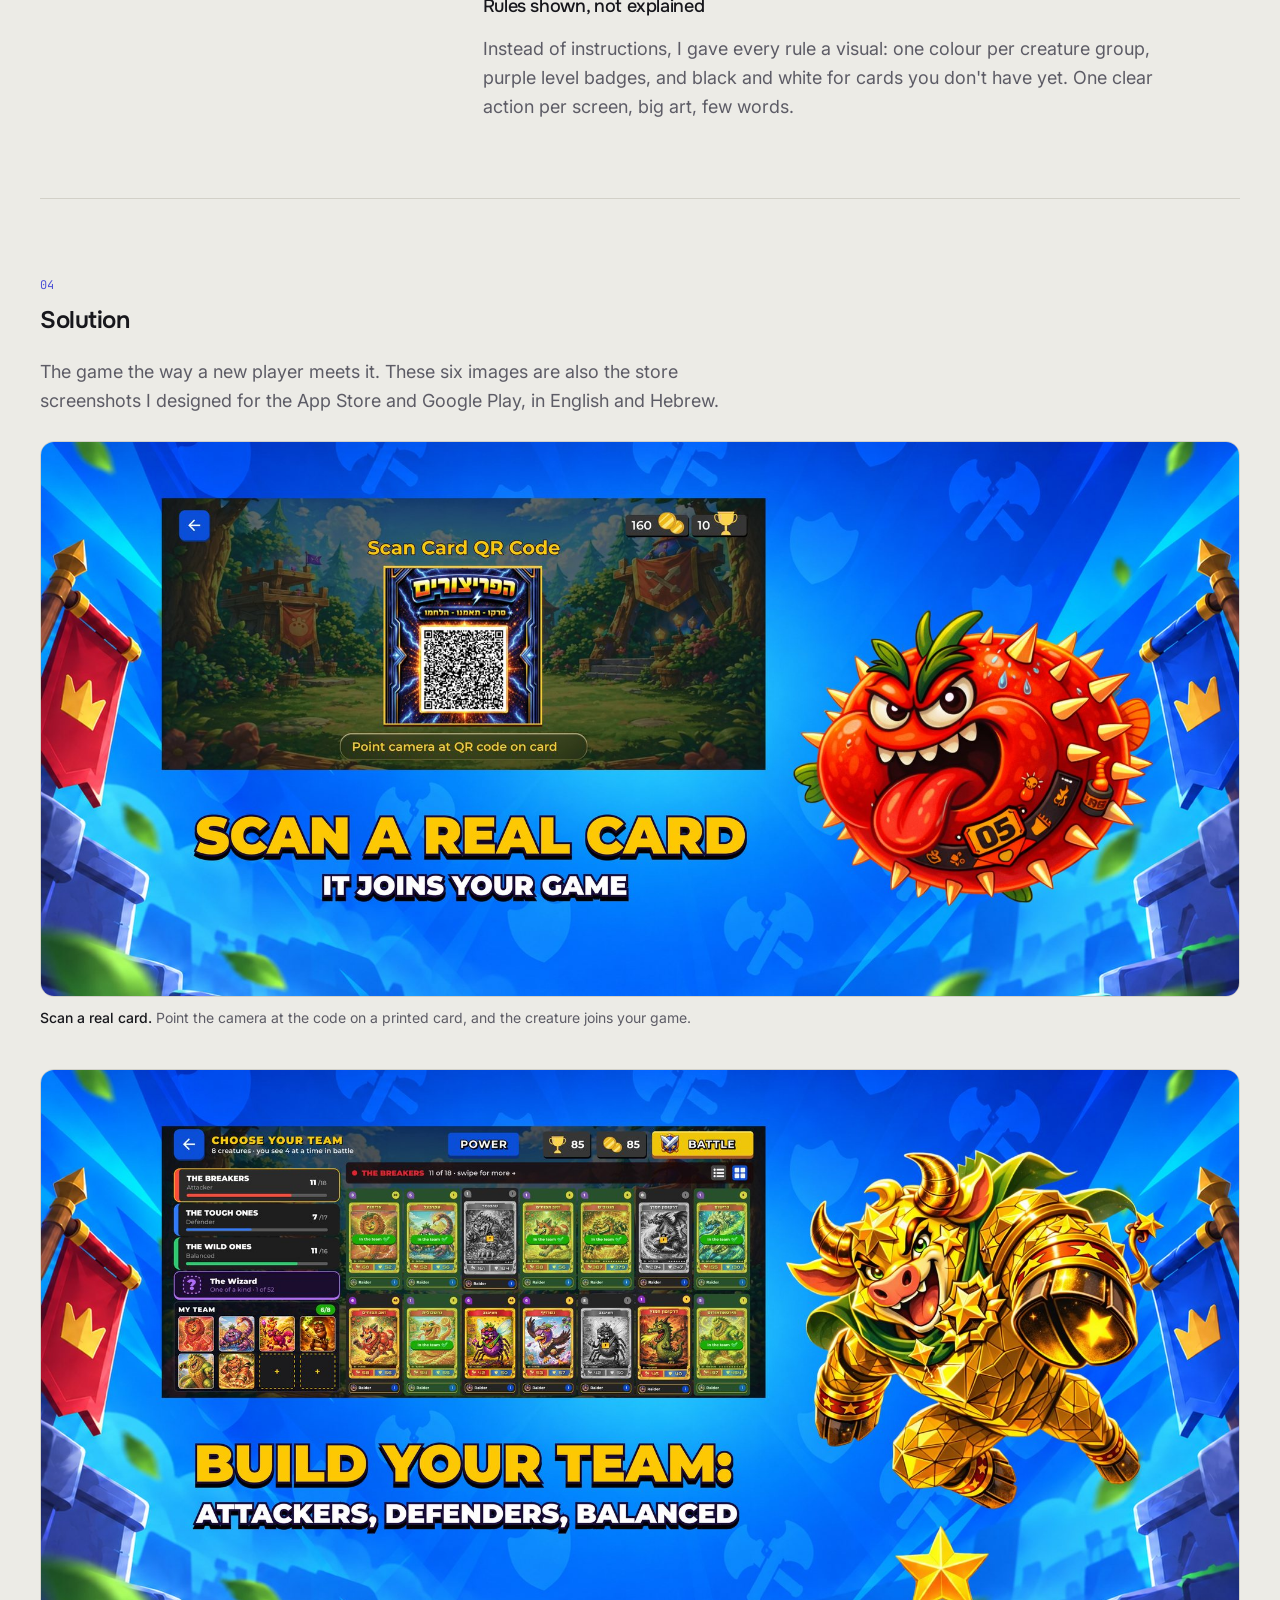
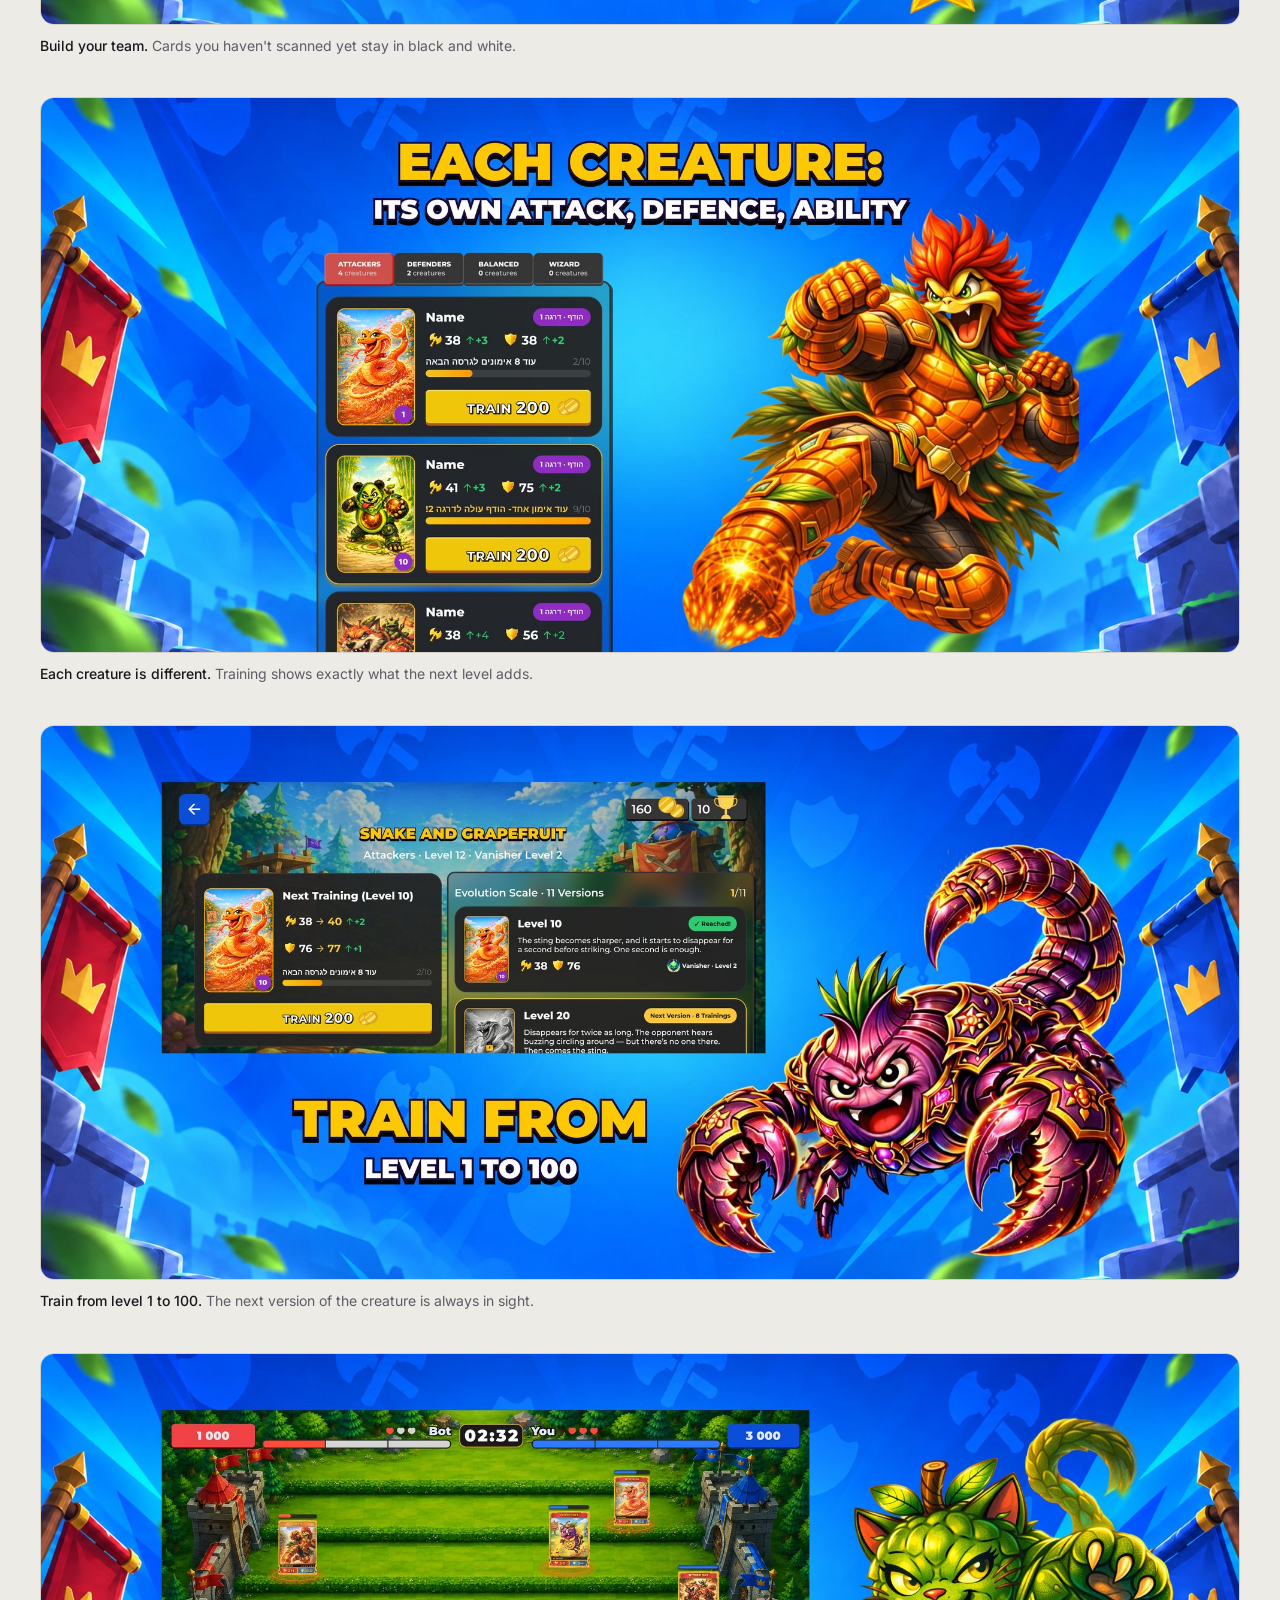
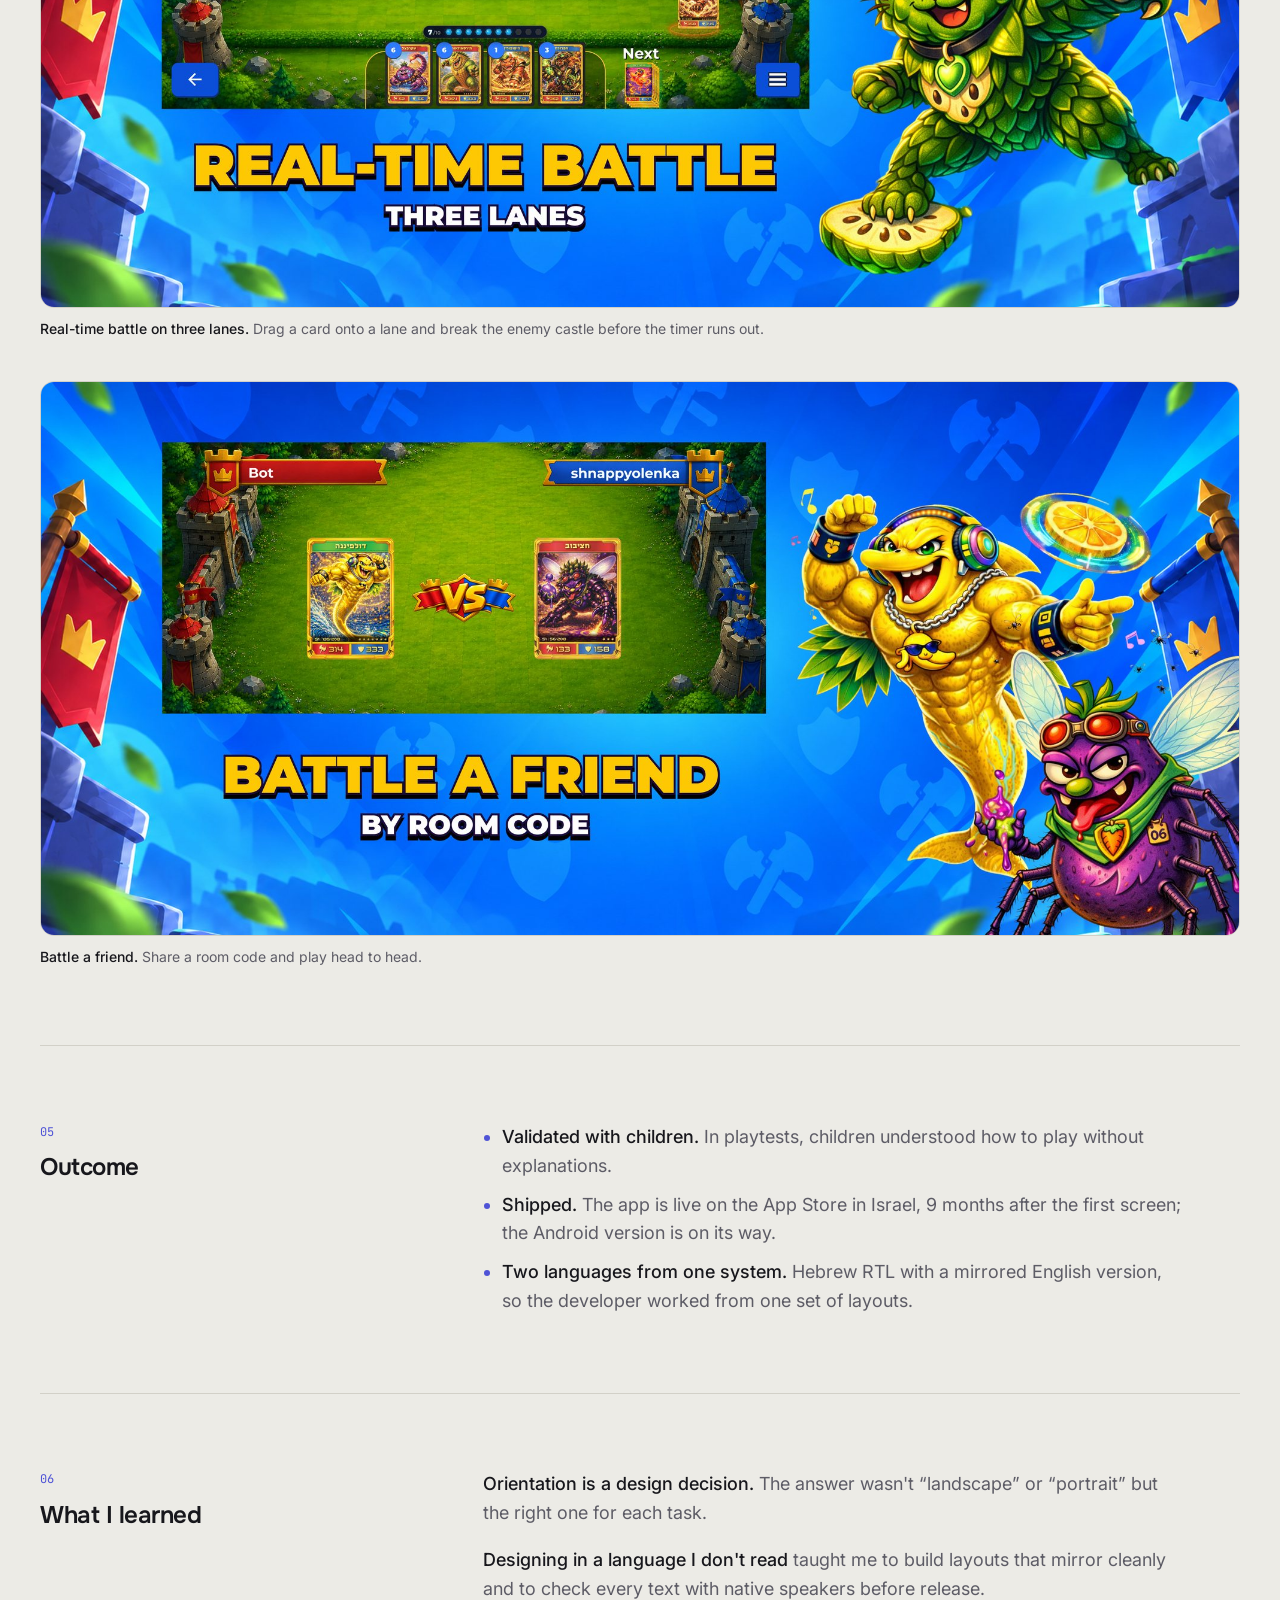
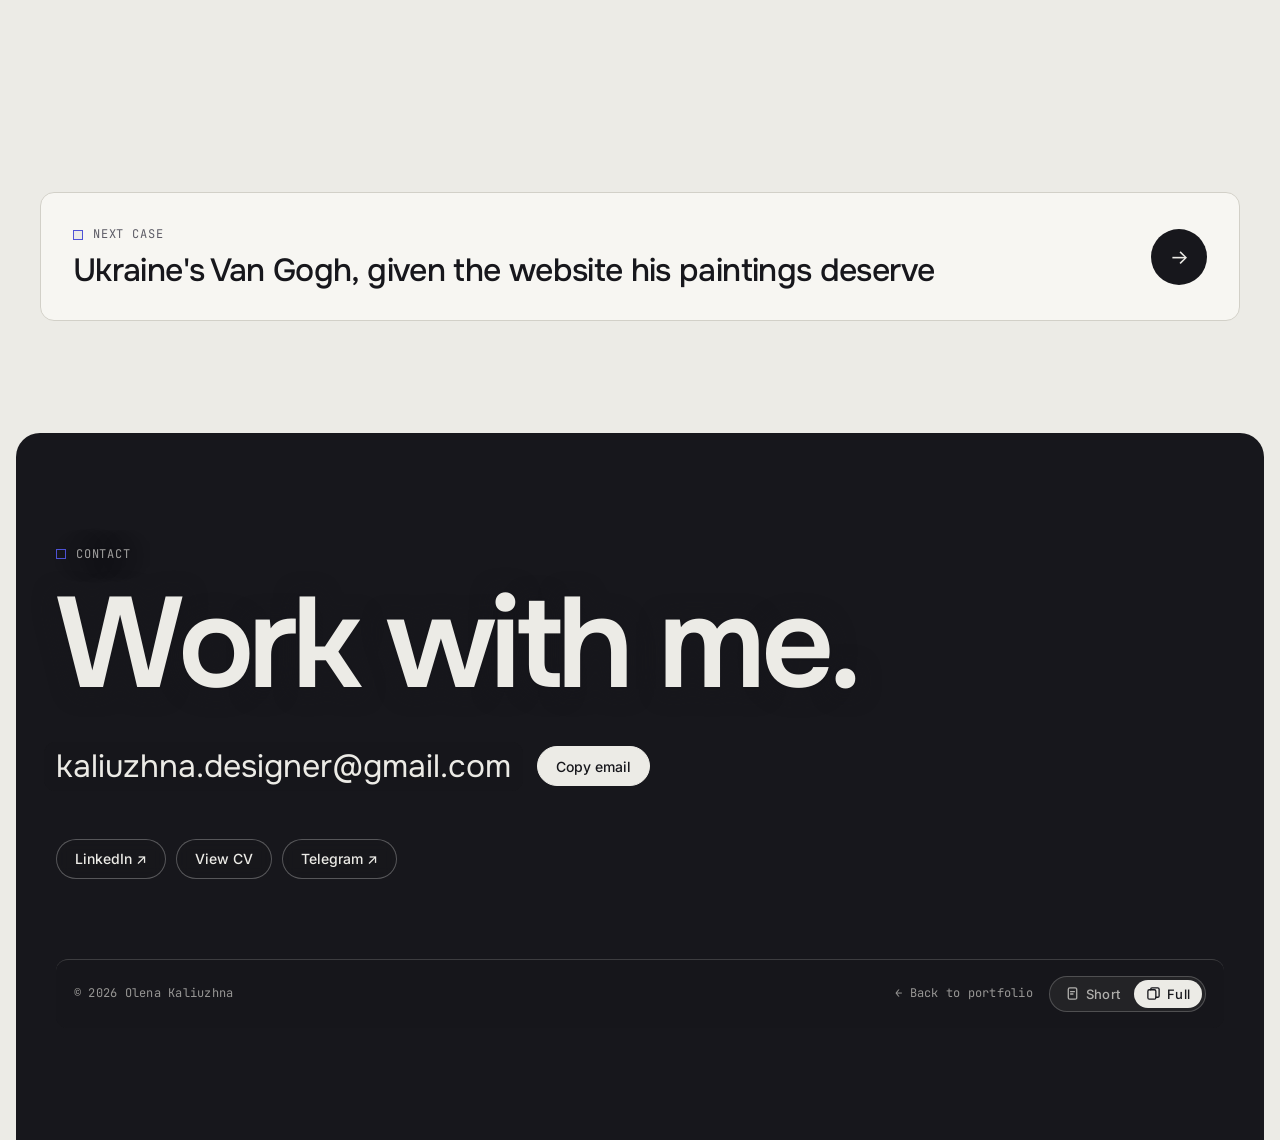
<file: case-fruit-fight.html>
<!doctype html>
<html lang="en">
<head>
<meta charset="utf-8">
<meta name="viewport" content="width=device-width, initial-scale=1, viewport-fit=cover">
<title>Fruit Fight — Olena Kaliuzhna</title>
<meta name="description" content="Designing interaction for a physical mobile experience. Case study by Olena Kaliuzhna, Product Designer.">
<link rel="preconnect" href="https://fonts.googleapis.com">
<link rel="preconnect" href="https://fonts.gstatic.com" crossorigin>
<link rel="stylesheet" href="https://fonts.googleapis.com/css2?family=Inter:wght@400;500;600&family=Onest:wght@500;600&family=JetBrains+Mono:wght@400;500&display=swap">
<link rel="stylesheet" href="styles.css?v=202610181628">
<script>try{var t=localStorage.getItem('ok-theme');if(t)document.documentElement.setAttribute('data-theme',t);}catch(e){}</script>
</head>
<body>
<header class="nav">
  <div class="wrap">
    <a class="brand" href="index.html">Olena Kaliuzhna</a>
    <nav class="nav-links" aria-label="Pages"><a href="cases.html" aria-current="page">Cases</a><a href="about.html">About</a><a href="contact.html">Contact</a><a href="break.html">Take a break</a></nav>
    <div class="nav-actions">
      <button class="btn ghost icon-btn theme-btn" id="theme" type="button" aria-label="Switch colour theme">
        <svg class="i-moon" viewBox="0 0 24 24" fill="none" stroke="currentColor" stroke-width="1.7" stroke-linecap="round" stroke-linejoin="round" aria-hidden="true"><path d="M20.5 14.2A8.5 8.5 0 0 1 9.8 3.5a8.5 8.5 0 1 0 10.7 10.7z"/></svg>
        <svg class="i-sun" viewBox="0 0 24 24" fill="none" stroke="currentColor" stroke-width="1.7" stroke-linecap="round" aria-hidden="true"><circle cx="12" cy="12" r="4.2"/><path d="M12 2.5v2M12 19.5v2M2.5 12h2M19.5 12h2M5.3 5.3l1.4 1.4M17.3 17.3l1.4 1.4M5.3 18.7l1.4-1.4M17.3 6.7l1.4-1.4"/></svg>
      </button>
      <button class="btn" type="button" data-cv><span class="cv-label">View</span> CV</button>
    </div>
  </div>
</header>

<main id="top">
  <section class="case-hero">
    <div class="wrap">
      <div class="crumbs mono"><a href="index.html#work">Cases</a><span>/</span><span>Fruit Fight</span></div>
      <h1>Designing interaction for a physical mobile experience</h1>
      <p class="lede">Fruit Fight connects printed collectible cards with a mobile game. It is a case about how the interface changes when the way you hold and move the phone becomes part of the game.</p>
      <div class="chips"><span class="chip">Mobile</span><span class="chip">Interaction</span><span class="chip">Game UX</span><span class="chip">RTL</span></div>
      <div class="facts"><div class="fact"><span class="mono">Role</span><b>UI/UX Designer · sole designer</b></div><div class="fact"><span class="mono">Product</span><b>Fruit Fight · Israeli card game</b></div><div class="fact"><span class="mono">Timeline</span><b>Jan 2026 — Sep 2026</b></div><div class="fact"><span class="mono">Platforms</span><b>iOS · Android soon · Hebrew &amp; English</b></div></div>
      <div class="ext-links"><a class="btn store" href="https://apps.apple.com/il/app/id6764019851" target="_blank" rel="noopener" aria-label="Download Fruit Fight on App Store"><svg viewBox="0 0 24 24" fill="none" stroke="currentColor" stroke-width="1.7" stroke-linecap="round" stroke-linejoin="round" aria-hidden="true"><rect x="6.5" y="2.5" width="11" height="19" rx="2.5"/><path d="M12 7.5v7M9 11.8l3 3 3-3"/><path d="M10.5 18.5h3"/></svg>App Store</a><span class="btn ghost store is-soon" aria-disabled="true"><svg viewBox="0 0 24 24" fill="none" stroke="currentColor" stroke-width="1.7" stroke-linejoin="round" aria-hidden="true"><path d="M6 3.8v16.4c0 .8.9 1.3 1.6.9l13-8.2c.6-.4.6-1.3 0-1.7l-13-8.2C6.9 2.5 6 3 6 3.8z"/></svg>Google Play · soon</span></div>
    </div>
  </section>

  <section class="hero-cover">
    <div class="wrap">
      <!-- Hero image: set cover_img for this project in build.py -->
      <div class="cover cover-img"><img src="fruit-fight-cover.jpg" alt="Fruit Fight: 52 creatures, each a cross between an animal and a fruit" width="2400" height="1350"></div>
    </div>
  </section>

  <nav class="case-nav" aria-label="Case sections"><div class="wrap"><a href="#overview">Overview</a><a href="#challenge">Challenge</a><a href="#decisions">Decisions</a><a href="#solution">Solution</a><a href="#impact">Impact</a><a href="#learnings">Learnings</a></div></nav>

  <section style="border-top:0;padding-top:clamp(40px,6vw,72px)">
    <div class="wrap">
      <article class="chapter" id="overview"><header><span class="mono">01</span><h2>Context</h2></header>
        <div class="prose">
          <p><strong>Fruit Fight (in Hebrew, הפריצורים) is a card game that lives in two worlds.</strong> Printed collectible cards are sold in shops across Israel; scan one with your phone and its creature comes alive in the app, where you train it and send it into a real-time battle.</p>
          <p>I was the only designer on the app and owned the whole product design, working directly with the product owner and the developer. It took 9 months and several iterations to get from the first screen to release on the App Store.</p>
        </div></article>

      <article class="chapter" id="challenge"><header><span class="mono">02</span><h2>The challenge</h2></header>
        <div class="prose">
          <p>The players are children, and most of them have never seen a game like this. <strong>In the first minute they had to understand the game without reading a manual:</strong> real cards unlock creatures, training makes them stronger, and battles are fast.</p>
          <span class="mono group-label">Constraints</span>
          <ul>
            <li><strong>Language.</strong> Hebrew, right to left, with an English version mirrored from it.</li>
            <li><strong>Store rules.</strong> The game must be fully playable without cards, and nothing may suggest you have to buy them.</li>
            <li><strong>The phone itself.</strong> Collecting is a one-handed task; a battle on three lanes needs the whole screen.</li>
          </ul>
        </div></article>

      <article class="chapter" id="decisions"><header><span class="mono">03</span><h2>How do you hold the phone?</h2></header>
        <div class="prose">
          <p>The interaction model had to work with the way players physically hold and move the device, not just with the visual layout of the screen. I tested three answers at the design stage:</p>
          <ol class="flow flow-3">
            <li><b>Horizontal</b><span>Everything in landscape. Great for battle, awkward for menus and the album.</span></li>
            <li><b>Vertical</b><span>Everything in portrait. Easy one-handed, but the three lanes no longer fit.</span></li>
            <li><b>Mixed</b><span>Menus and cards in portrait, battle in landscape, with a friendly “rotate your phone” screen in between.</span></li>
          </ol>
          <p><strong>I chose the mixed model.</strong> The trade-off is one extra moment, turning the phone before a battle; in return, each task gets the orientation that suits it. Deciding this before development avoided rework later.</p>
          <figure class="shot wide">
            <img src="fruit-fight-orientation.jpg" alt="Portrait battle hub, a rotate-your-phone screen, then the landscape battle arena" loading="lazy" width="2400" height="1100">
            <figcaption>Portrait hub → “Rotate your phone!” → landscape arena with three lanes.</figcaption>
          </figure>
          <h3 class="sub">Rules shown, not explained</h3>
          <p>Instead of instructions, I gave every rule a visual: one colour per creature group, purple level badges, and black and white for cards you don't have yet. One clear action per screen, big art, few words.</p>
        </div></article>

      <article class="chapter full" id="solution"><header><span class="mono">04</span><h2>Solution</h2></header>
        <div class="prose">
          <p>The game the way a new player meets it. These six images are also the store screenshots I designed for the App Store and Google Play, in English and Hebrew.</p>
          <div class="shots">
            <figure class="shot wide">
              <img src="fruit-fight-scan.jpg" alt="Scan a real card: Fruit Fight screen" loading="lazy" width="2000" height="924">
              <figcaption><strong>Scan a real card.</strong> Point the camera at the code on a printed card, and the creature joins your game.</figcaption>
            </figure>
            <figure class="shot wide">
              <img src="fruit-fight-team.jpg" alt="Build your team: Fruit Fight screen" loading="lazy" width="2000" height="924">
              <figcaption><strong>Build your team.</strong> Cards you haven't scanned yet stay in black and white.</figcaption>
            </figure>
            <figure class="shot wide">
              <img src="fruit-fight-creature.jpg" alt="Each creature is different: Fruit Fight screen" loading="lazy" width="2000" height="924">
              <figcaption><strong>Each creature is different.</strong> Training shows exactly what the next level adds.</figcaption>
            </figure>
            <figure class="shot wide">
              <img src="fruit-fight-train.jpg" alt="Train from level 1 to 100: Fruit Fight screen" loading="lazy" width="2000" height="924">
              <figcaption><strong>Train from level 1 to 100.</strong> The next version of the creature is always in sight.</figcaption>
            </figure>
            <figure class="shot wide">
              <img src="fruit-fight-battle.jpg" alt="Real-time battle on three lanes: Fruit Fight screen" loading="lazy" width="2000" height="924">
              <figcaption><strong>Real-time battle on three lanes.</strong> Drag a card onto a lane and break the enemy castle before the timer runs out.</figcaption>
            </figure>
            <figure class="shot wide">
              <img src="fruit-fight-friend.jpg" alt="Battle a friend: Fruit Fight screen" loading="lazy" width="2000" height="924">
              <figcaption><strong>Battle a friend.</strong> Share a room code and play head to head.</figcaption>
            </figure>
          </div>
        </div></article>

      <article class="chapter" id="impact"><header><span class="mono">05</span><h2>Outcome</h2></header>
        <div class="prose">
          <ul>
            <li><strong>Validated with children.</strong> In playtests, children understood how to play without explanations.</li>
            <li><strong>Shipped.</strong> The app is live on the App Store in Israel, 9 months after the first screen; the Android version is on its way.</li>
            <li><strong>Two languages from one system.</strong> Hebrew RTL with a mirrored English version, so the developer worked from one set of layouts.</li>
          </ul>
        </div></article>

      <article class="chapter" id="learnings"><header><span class="mono">06</span><h2>What I learned</h2></header>
        <div class="prose">
          <p><strong>Orientation is a design decision.</strong> The answer wasn't “landscape” or “portrait” but the right one for each task.</p>
          <p><strong>Designing in a language I don't read</strong> taught me to build layouts that mirror cleanly and to check every text with native speakers before release.</p>
        </div></article>

    </div>
  </section>

  <section style="padding-top:0;border-top:0">
    <div class="wrap">
      <a class="next" href="case-novakivsky.html">
        <div><span class="eyebrow">Next case</span><h3>Ukraine&#x27;s Van Gogh, given the website his paintings deserve</h3></div>
        <span class="arr" aria-hidden="true">→</span>
      </a>
    </div>
  </section>

  <section id="contact" class="contact slim cta-work">
    <div class="constellation" data-constellation aria-hidden="true"></div>
    <div class="wrap">
      <div class="eyebrow">Contact</div>
      <h2>Work with me.</h2>
      <div class="mail-row">
        <span class="mail" id="mail">kaliuzhna.designer@gmail.com</span>
        <button class="btn" id="copy" type="button">Copy email</button>
        <span class="toast mono" id="toast" aria-live="polite"></span>
      </div>
      <div class="socials">
        <a class="btn ghost" href="https://www.linkedin.com/in/kaliuzhnaolena/" target="_blank" rel="noopener">LinkedIn ↗</a>
        <button class="btn ghost" type="button" data-cv>View CV</button>
        <a class="btn ghost" href="https://t.me/kaliuzhnaolena" target="_blank" rel="noopener">Telegram ↗</a>
      </div>
      <div class="foot mono"><span>© 2026 Olena Kaliuzhna</span><span class="foot-end"><a href="index.html" style="text-decoration:none">← Back to portfolio</a><div class="ver-switch" role="group" aria-label="Site version"><a class="vs-opt" href="https://olena-kaliuzhna-design.github.io/portfolio/" title="Short version: everything on one page"><svg viewBox="0 0 16 16" aria-hidden="true"><rect x="3.5" y="2" width="9" height="12" rx="1.6"/><path d="M6 6h4M6 8.5h2.5"/></svg><span>Short</span></a><span class="vs-opt is-on" aria-current="page" title="Full version"><svg viewBox="0 0 16 16" aria-hidden="true"><rect x="2" y="4" width="8.5" height="10" rx="1.6"/><path d="M5 4V3.4C5 2.6 5.6 2 6.4 2h6.1c.8 0 1.5.6 1.5 1.4v7.2c0 .8-.7 1.4-1.5 1.4h-2"/></svg><span>Full</span></span></div></span></div>
    </div>
  </section>
</main>
<div class="cv-view" id="cv-view" role="dialog" aria-modal="true" aria-label="CV of Olena Kaliuzhna" hidden>
  <div class="cv-panel">
    <div class="cv-bar">
      <span class="mono">CV · Olena Kaliuzhna · Product Designer</span>
      <a class="btn ghost" href="cv.pdf" download="Olena_Kaliuzhna_CV.pdf" target="_blank" rel="noopener">Download PDF</a>
      <button class="btn icon-btn" type="button" id="cv-close" aria-label="Close CV">✕</button>
    </div>
    <div class="cv-scroll"><img src="cv.jpg" alt="CV of Olena Kaliuzhna, Product Designer: summary, skills, experience, education" loading="lazy" width="1500" height="3908"></div>
  </div>
</div>
<script src="confetti.js"></script>
<script src="main.js"></script>
<script src="testimonials.js"></script>
<script src="ballpit.js" defer></script>
<script src="constellation.js" defer></script>
<script src="casenav.js" defer></script>
</body>
</html>
</file>
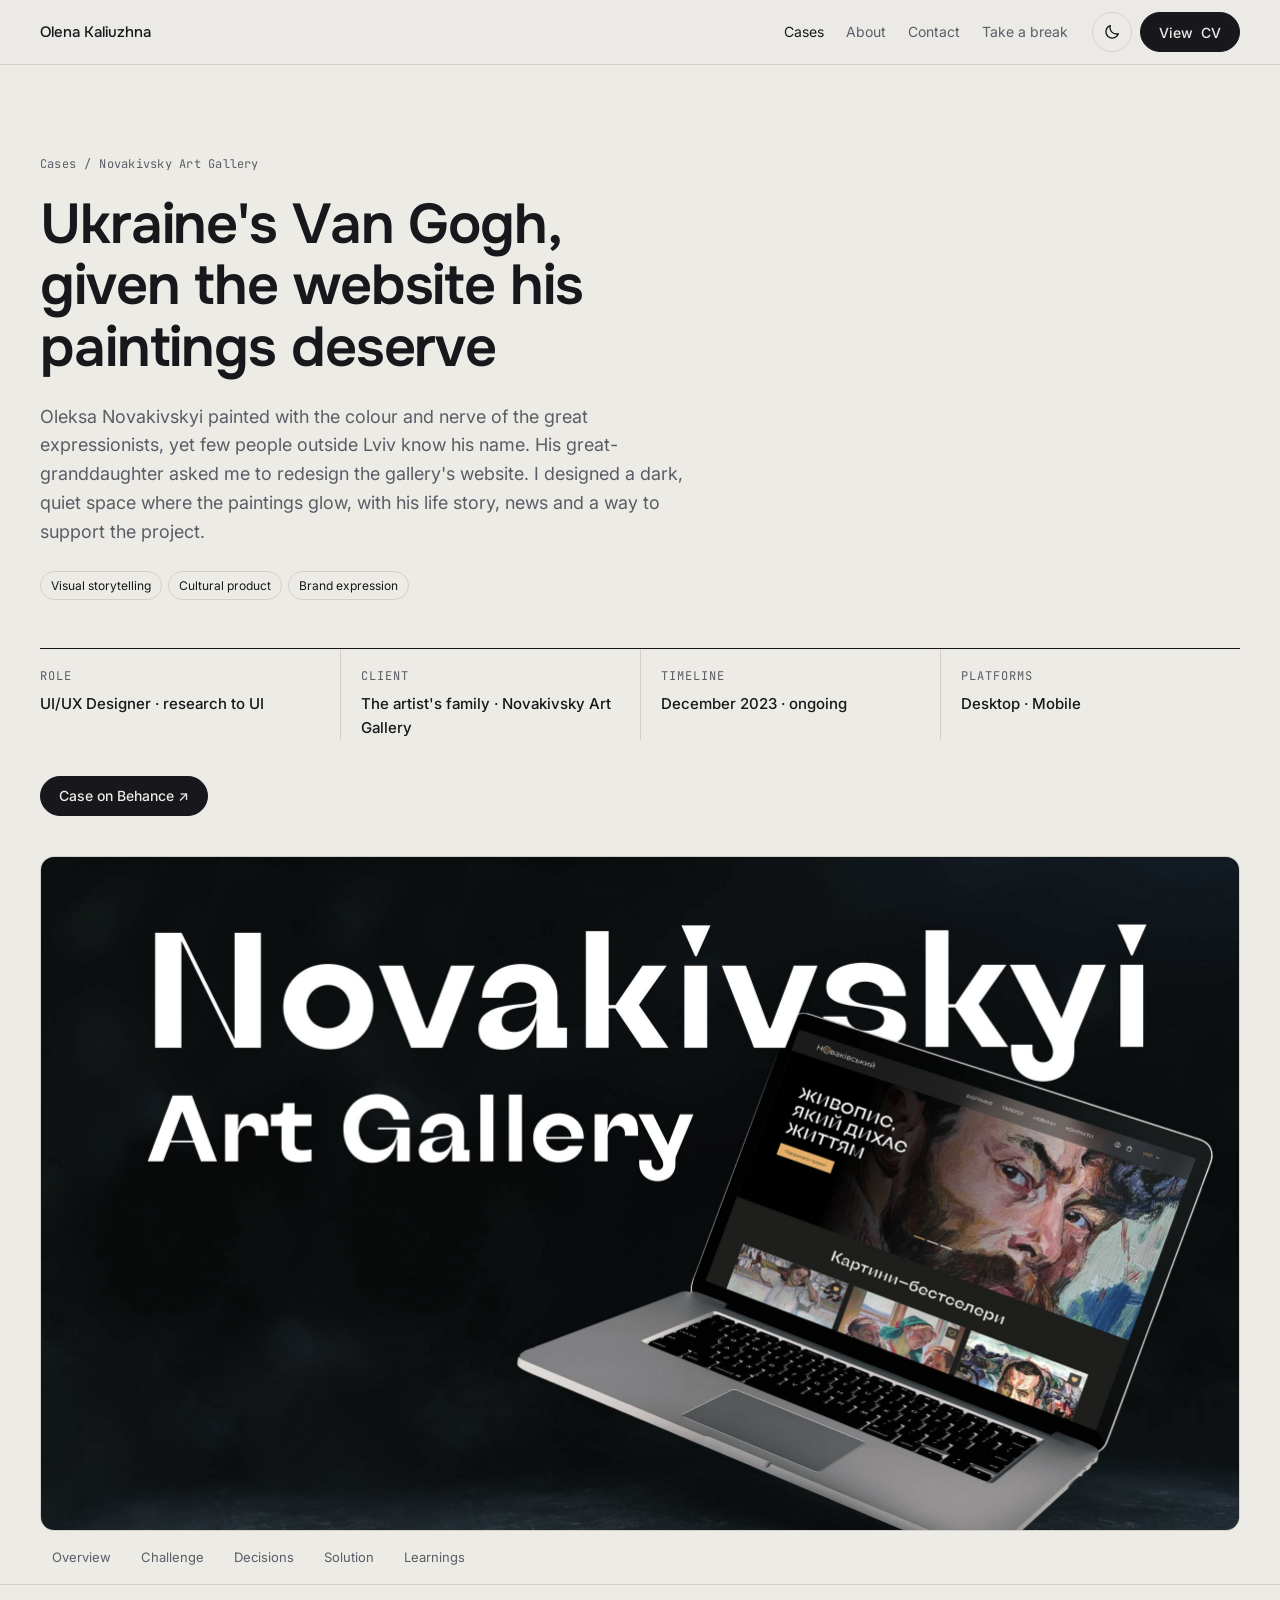
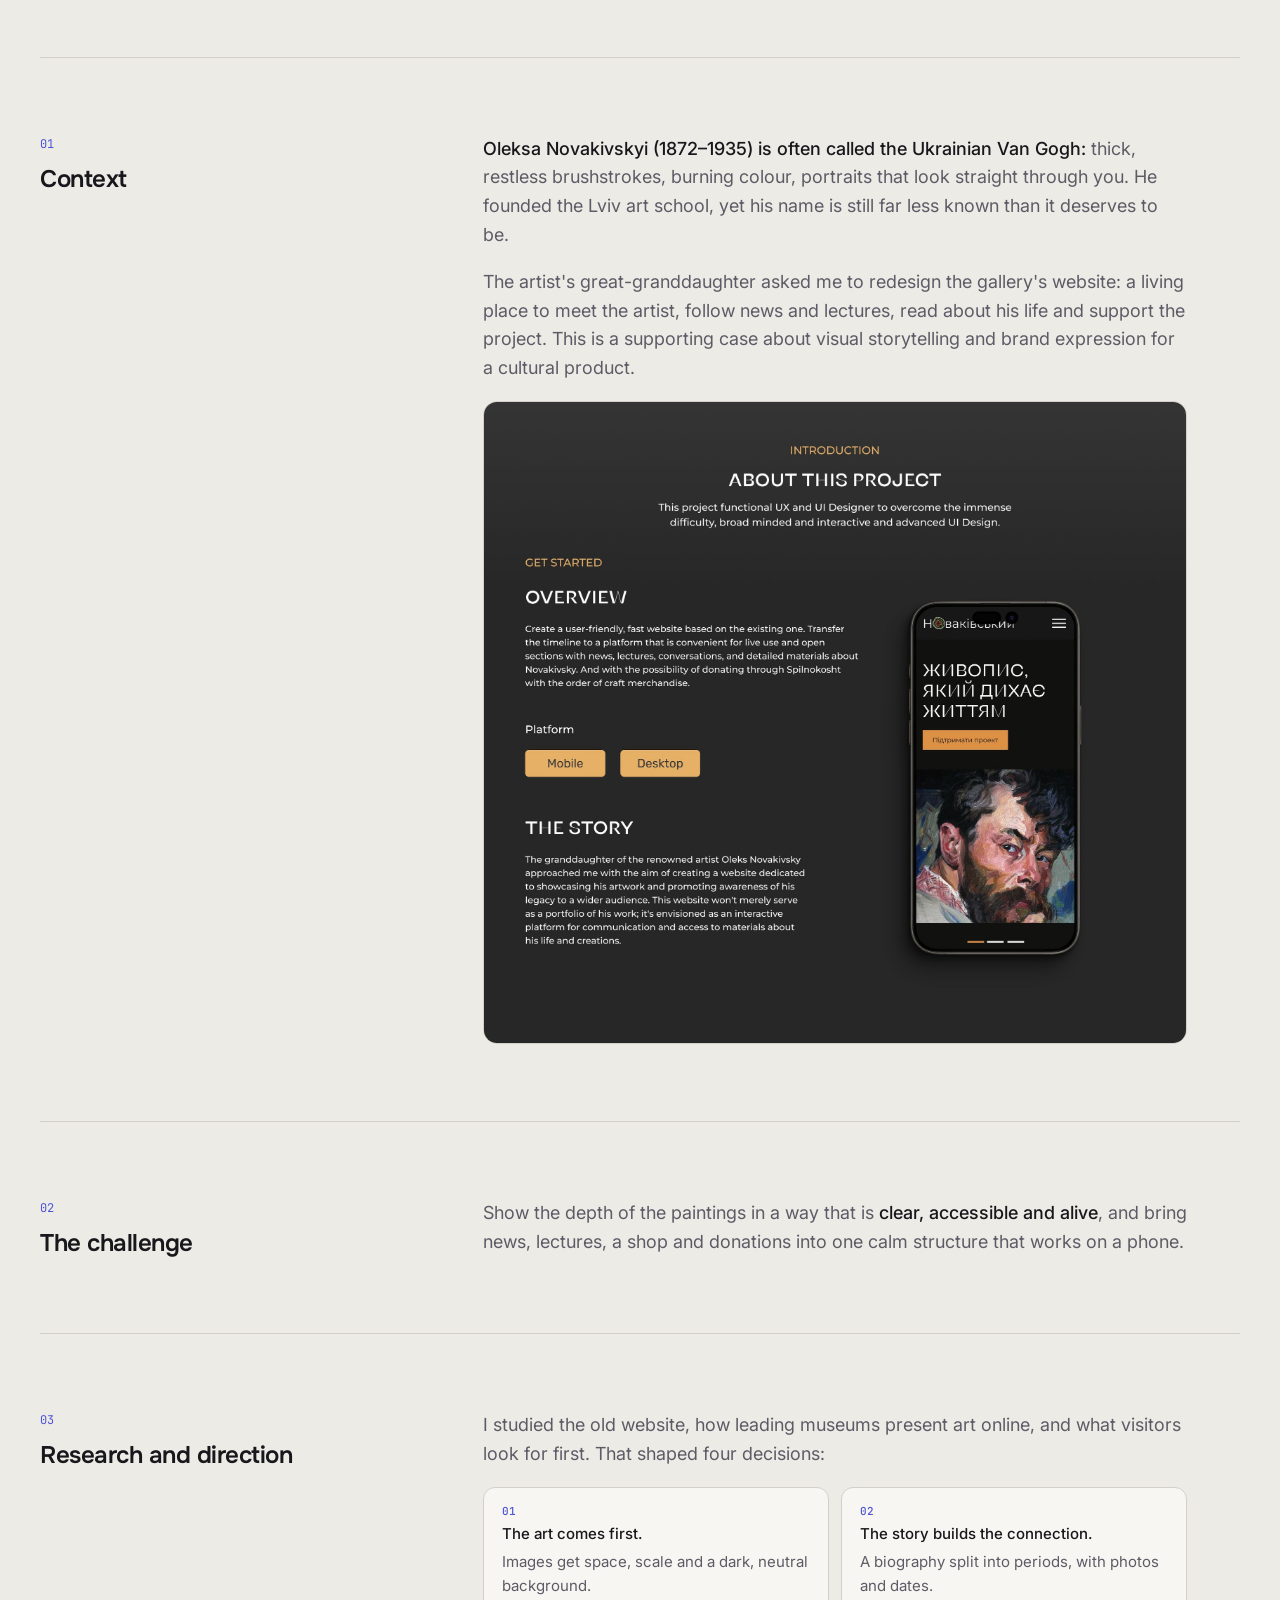
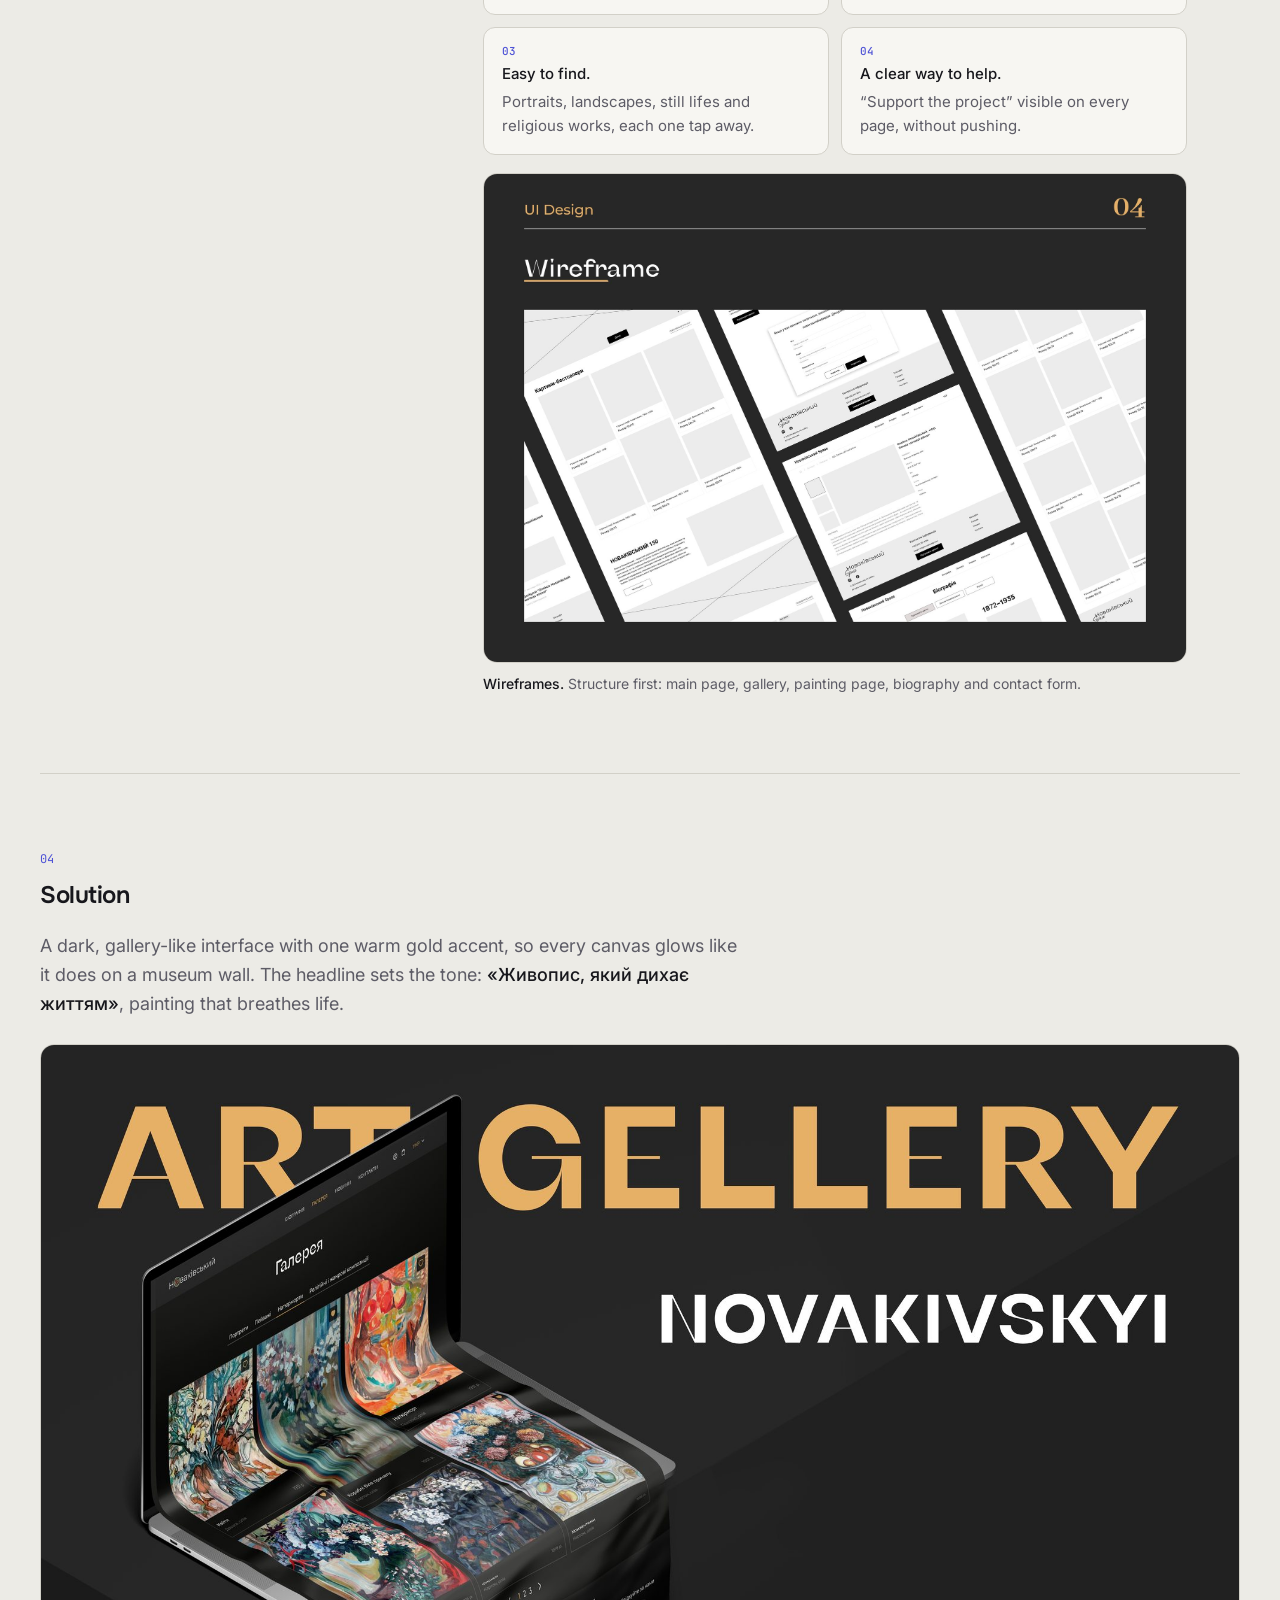
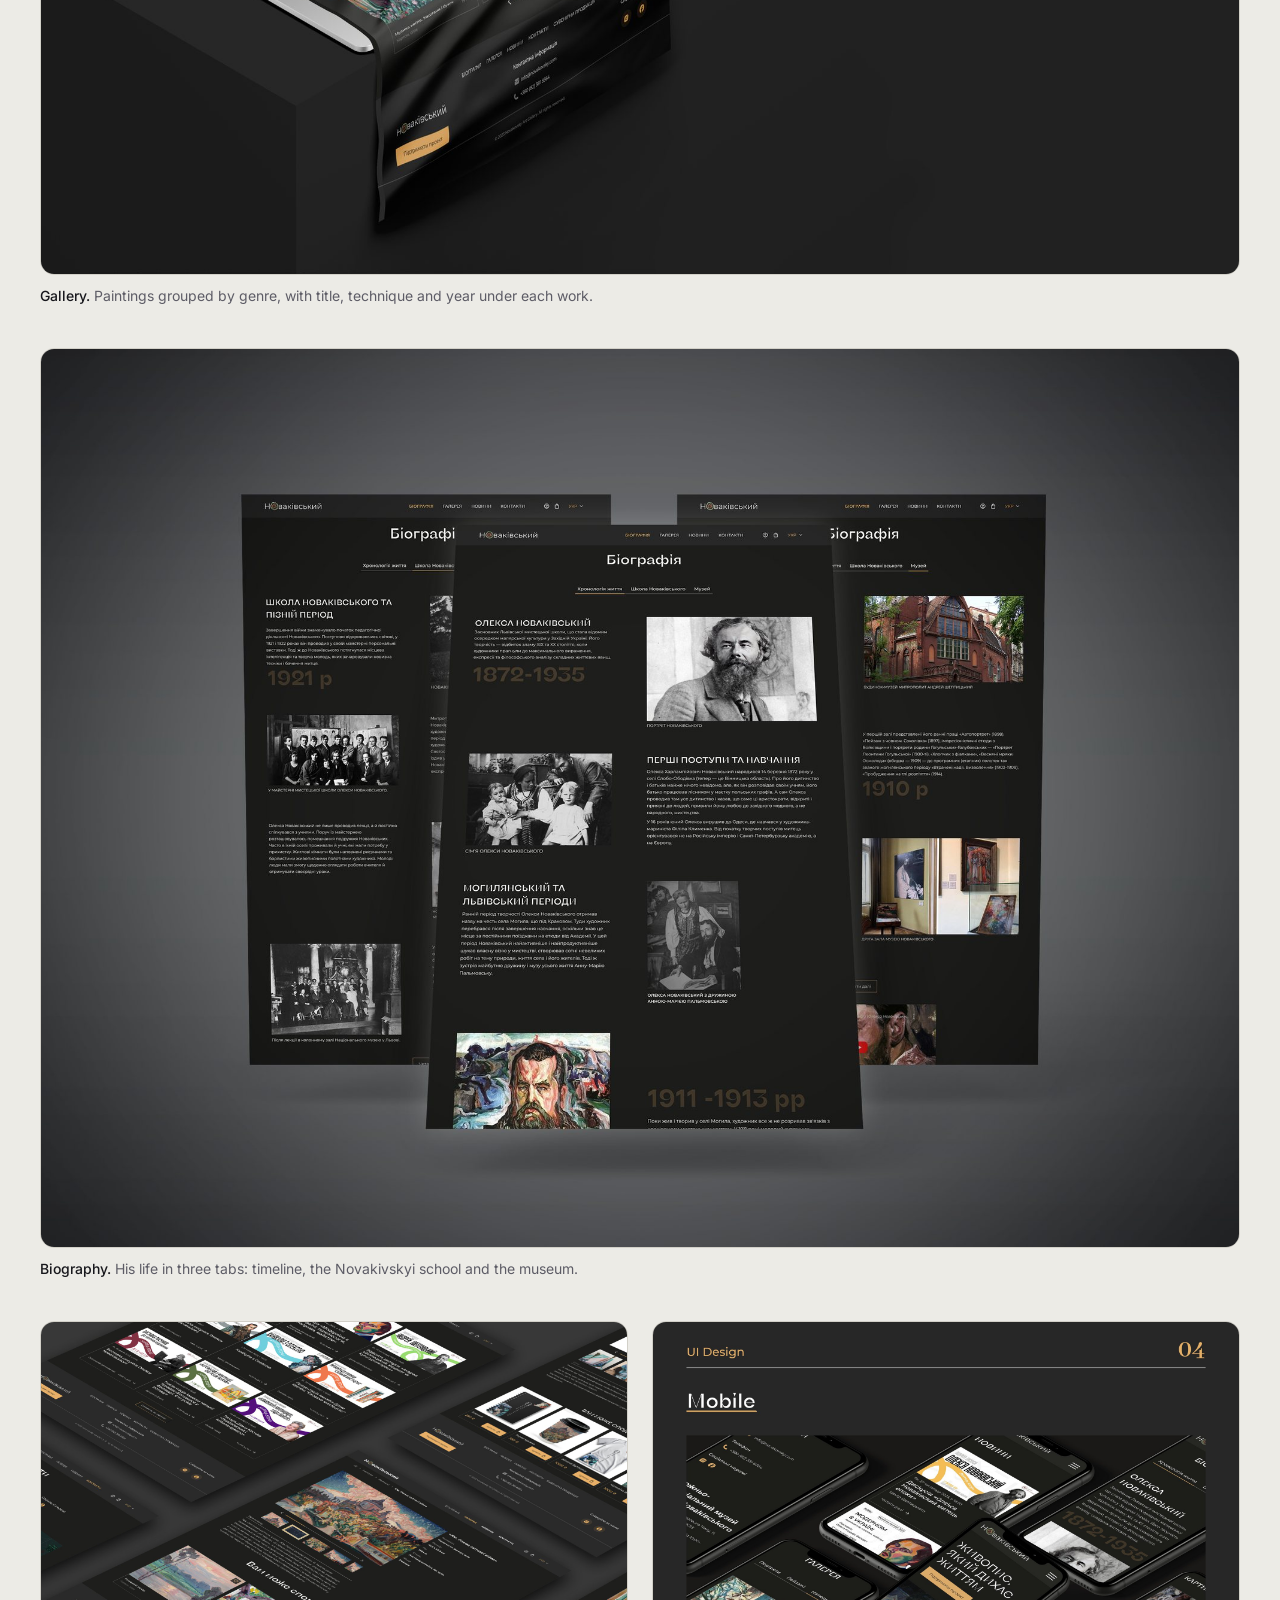
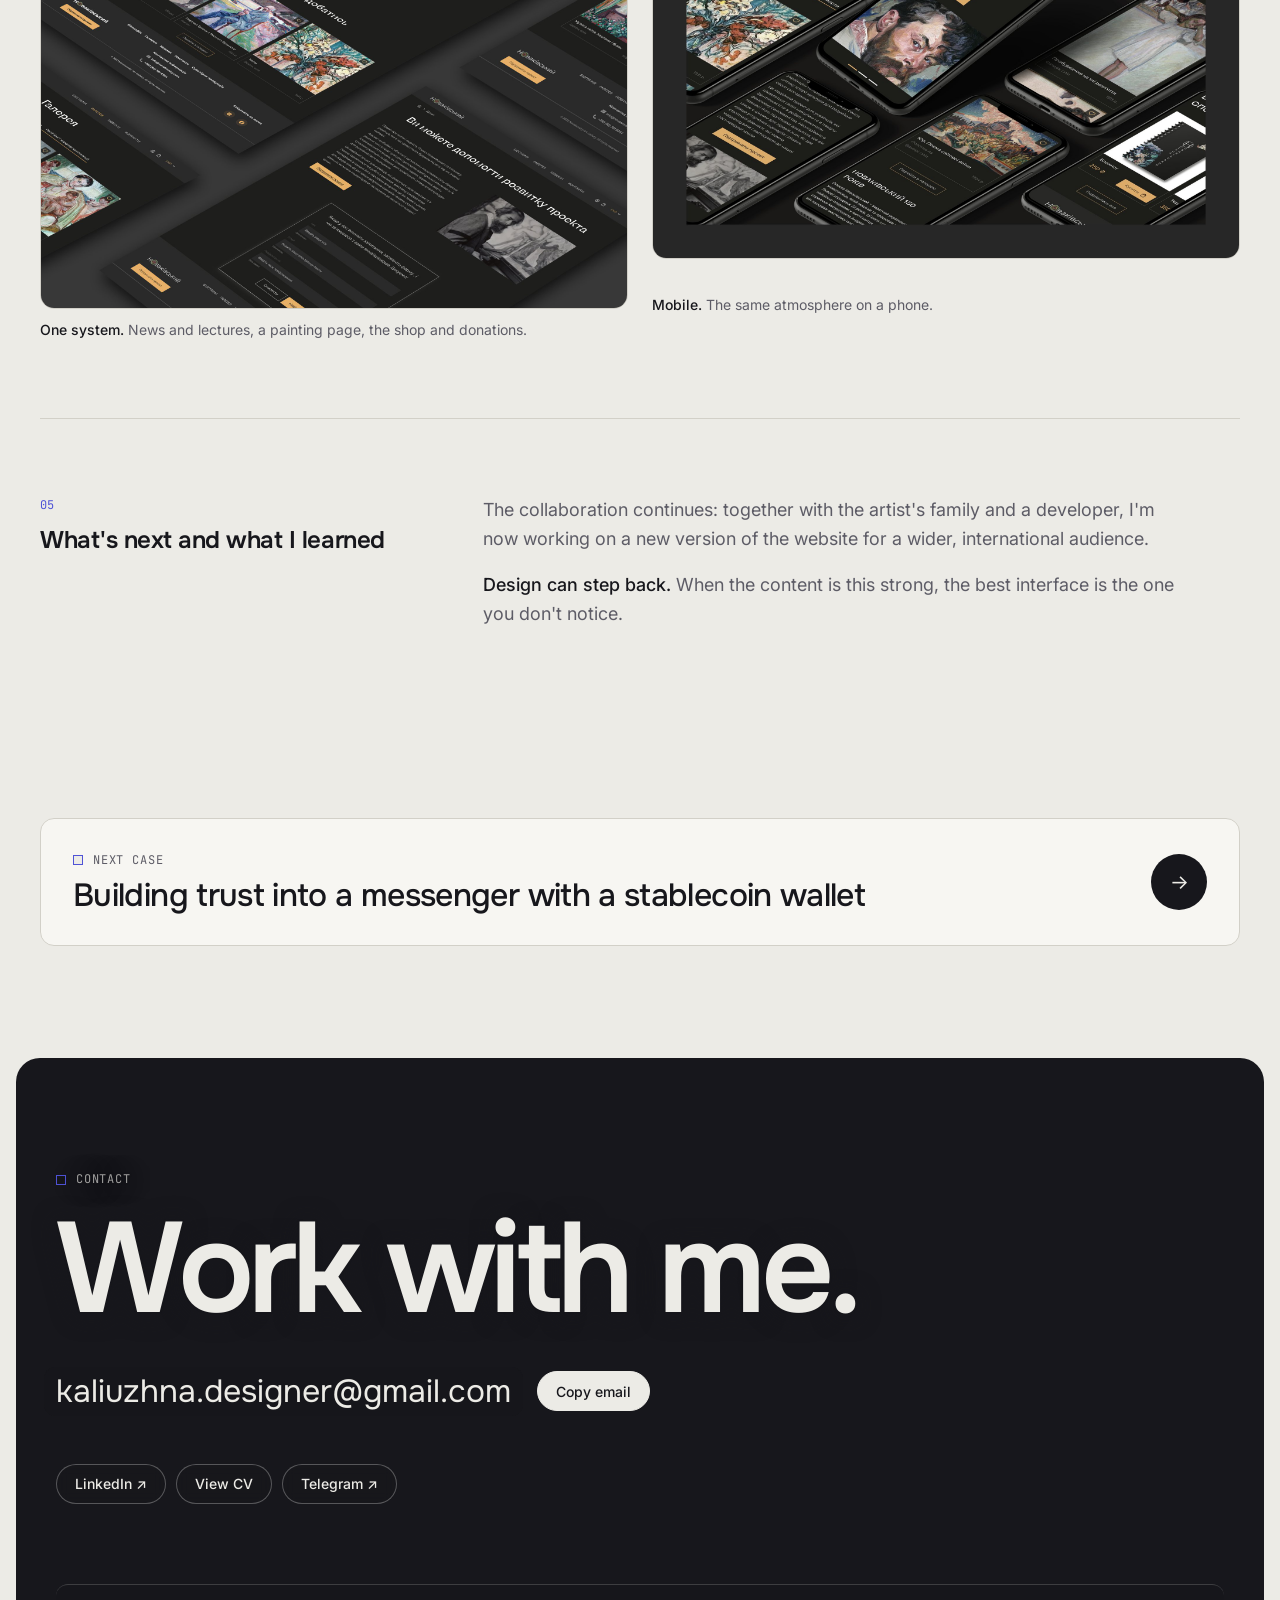
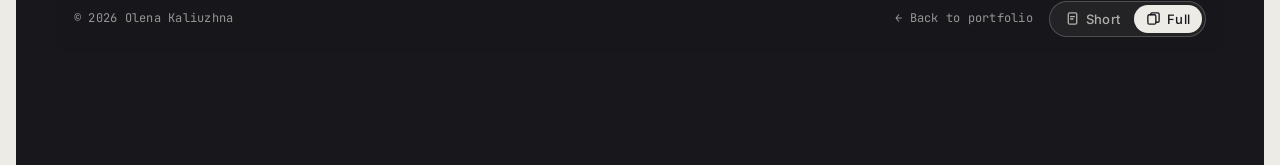
<file: case-novakivsky.html>
<!doctype html>
<html lang="en">
<head>
<meta charset="utf-8">
<meta name="viewport" content="width=device-width, initial-scale=1, viewport-fit=cover">
<title>Novakivsky Art Gallery — Olena Kaliuzhna</title>
<meta name="description" content="Ukraine&#x27;s Van Gogh, given the website his paintings deserve. Case study by Olena Kaliuzhna, Product Designer.">
<link rel="preconnect" href="https://fonts.googleapis.com">
<link rel="preconnect" href="https://fonts.gstatic.com" crossorigin>
<link rel="stylesheet" href="https://fonts.googleapis.com/css2?family=Inter:wght@400;500;600&family=Onest:wght@500;600&family=JetBrains+Mono:wght@400;500&display=swap">
<link rel="stylesheet" href="styles.css?v=202610281740">
<script>try{var t=localStorage.getItem('ok-theme');if(t)document.documentElement.setAttribute('data-theme',t);}catch(e){}</script>
</head>
<body>
<header class="nav">
  <div class="wrap">
    <a class="brand" href="index.html">Olena Kaliuzhna</a>
    <nav class="nav-links" aria-label="Pages"><a href="cases.html" aria-current="page">Cases</a><a href="about.html">About</a><a href="contact.html">Contact</a><a href="break.html">Take a break</a></nav>
    <div class="nav-actions">
      <button class="btn ghost icon-btn theme-btn" id="theme" type="button" aria-label="Switch colour theme">
        <svg class="i-moon" viewBox="0 0 24 24" fill="none" stroke="currentColor" stroke-width="1.7" stroke-linecap="round" stroke-linejoin="round" aria-hidden="true"><path d="M20.5 14.2A8.5 8.5 0 0 1 9.8 3.5a8.5 8.5 0 1 0 10.7 10.7z"/></svg>
        <svg class="i-sun" viewBox="0 0 24 24" fill="none" stroke="currentColor" stroke-width="1.7" stroke-linecap="round" aria-hidden="true"><circle cx="12" cy="12" r="4.2"/><path d="M12 2.5v2M12 19.5v2M2.5 12h2M19.5 12h2M5.3 5.3l1.4 1.4M17.3 17.3l1.4 1.4M5.3 18.7l1.4-1.4M17.3 6.7l1.4-1.4"/></svg>
      </button>
      <button class="btn" type="button" data-cv><span class="cv-label">View</span> CV</button>
    </div>
  </div>
</header>

<main id="top">
  <section class="case-hero">
    <div class="wrap">
      <div class="crumbs mono"><a href="index.html#work">Cases</a><span>/</span><span>Novakivsky Art Gallery</span></div>
      <h1>Ukraine&#x27;s Van Gogh, given the website his paintings deserve</h1>
      <p class="lede">Oleksa Novakivskyi painted with the colour and nerve of the great expressionists, yet few people outside Lviv know his name. His great-granddaughter asked me to redesign the gallery&#x27;s website. I designed a dark, quiet space where the paintings glow, with his life story, news and a way to support the project.</p>
      <div class="chips"><span class="chip">Visual storytelling</span><span class="chip">Cultural product</span><span class="chip">Brand expression</span></div>
      <div class="facts"><div class="fact"><span class="mono">Role</span><b>UI/UX Designer · research to UI</b></div><div class="fact"><span class="mono">Client</span><b>The artist&#x27;s family · Novakivsky Art Gallery</b></div><div class="fact"><span class="mono">Timeline</span><b>December 2023 · ongoing</b></div><div class="fact"><span class="mono">Platforms</span><b>Desktop · Mobile</b></div></div>
      <div class="ext-links"><a class="btn" href="https://www.behance.net/gallery/187303355/Art-Gallery-Novakivskyi-Redisign" target="_blank" rel="noopener">Case on Behance ↗</a></div>
    </div>
  </section>

  <section class="hero-cover">
    <div class="wrap">
      <!-- Hero image: set cover_img for this project in build.py -->
      <div class="cover cover-img"><img src="nv-cover.jpg" alt="Novakivskyi Art Gallery website on a laptop" width="2400" height="1350"></div>
    </div>
  </section>

  <nav class="case-nav" aria-label="Case sections"><div class="wrap"><a href="#overview">Overview</a><a href="#challenge">Challenge</a><a href="#decisions">Decisions</a><a href="#solution">Solution</a><a href="#learnings">Learnings</a></div></nav>

  <section style="border-top:0;padding-top:clamp(40px,6vw,72px)">
    <div class="wrap">
      <article class="chapter" id="overview"><header><span class="mono">01</span><h2>Context</h2></header>
        <div class="prose">
          <p><strong>Oleksa Novakivskyi (1872–1935) is often called the Ukrainian Van Gogh:</strong> thick, restless brushstrokes, burning colour, portraits that look straight through you. He founded the Lviv art school, yet his name is still far less known than it deserves to be.</p>
          <p>The artist's great-granddaughter asked me to redesign the gallery's website: a living place to meet the artist, follow news and lectures, read about his life and support the project. This is a supporting case about visual storytelling and brand expression for a cultural product.</p>
          <figure class="shot wide">
            <img src="nv-about.jpg" alt="About this project: overview, platforms and the story" loading="lazy" width="2000" height="1827">
          </figure>
        </div></article>

      <article class="chapter" id="challenge"><header><span class="mono">02</span><h2>The challenge</h2></header>
        <div class="prose">
          <p>Show the depth of the paintings in a way that is <strong>clear, accessible and alive</strong>, and bring news, lectures, a shop and donations into one calm structure that works on a phone.</p>
        </div></article>

      <article class="chapter" id="decisions"><header><span class="mono">03</span><h2>Research and direction</h2></header>
        <div class="prose">
          <p>I studied the old website, how leading museums present art online, and what visitors look for first. That shaped four decisions:</p>
          <ol class="insights">
            <li><b>The art comes first.</b> Images get space, scale and a dark, neutral background.</li>
            <li><b>The story builds the connection.</b> A biography split into periods, with photos and dates.</li>
            <li><b>Easy to find.</b> Portraits, landscapes, still lifes and religious works, each one tap away.</li>
            <li><b>A clear way to help.</b> “Support the project” visible on every page, without pushing.</li>
          </ol>
          <figure class="shot wide">
            <img src="nv-wireframe.jpg" alt="Wireframes of the main page, gallery, painting page and biography" loading="lazy" width="2000" height="1393">
            <figcaption><strong>Wireframes.</strong> Structure first: main page, gallery, painting page, biography and contact form.</figcaption>
          </figure>
        </div></article>

      <article class="chapter full" id="solution"><header><span class="mono">04</span><h2>Solution</h2></header>
        <div class="prose">
          <p>A dark, gallery-like interface with one warm gold accent, so every canvas glows like it does on a museum wall. The headline sets the tone: <strong>«Живопис, який дихає життям»</strong>, painting that breathes life.</p>
          <div class="shots">
            <figure class="shot wide">
              <img src="nv-gallery.jpg" alt="Gallery page with paintings filtered by genre" loading="lazy" width="2000" height="1384">
              <figcaption><strong>Gallery.</strong> Paintings grouped by genre, with title, technique and year under each work.</figcaption>
            </figure>
            <figure class="shot wide">
              <img src="nv-biography.jpg" alt="Biography pages: timeline, Novakivskyi school, museum" loading="lazy" width="2000" height="1500">
              <figcaption><strong>Biography.</strong> His life in three tabs: timeline, the Novakivskyi school and the museum.</figcaption>
            </figure>
            <figure class="shot">
              <img src="nv-pages.jpg" alt="News, painting page, shop and donation pages" loading="lazy" width="2000" height="2000">
              <figcaption><strong>One system.</strong> News and lectures, a painting page, the shop and donations.</figcaption>
            </figure>
            <figure class="shot">
              <img src="nv-mobile.jpg" alt="Mobile screens of the gallery website" loading="lazy" width="2000" height="1830">
              <figcaption><strong>Mobile.</strong> The same atmosphere on a phone.</figcaption>
            </figure>
          </div>
        </div></article>

      <article class="chapter" id="learnings"><header><span class="mono">05</span><h2>What's next and what I learned</h2></header>
        <div class="prose">
          <p>The collaboration continues: together with the artist's family and a developer, I'm now working on a new version of the website for a wider, international audience.</p>
          <p><strong>Design can step back.</strong> When the content is this strong, the best interface is the one you don't notice.</p>
        </div></article>

    </div>
  </section>

  <section style="padding-top:0;border-top:0">
    <div class="wrap">
      <a class="next" href="case-extra-safe.html">
        <div><span class="eyebrow">Next case</span><h3>Building trust into a messenger with a stablecoin wallet</h3></div>
        <span class="arr" aria-hidden="true">→</span>
      </a>
    </div>
  </section>

  <section id="contact" class="contact slim cta-work">
    <div class="constellation" data-constellation aria-hidden="true"></div>
    <div class="wrap">
      <div class="eyebrow">Contact</div>
      <h2>Work with me.</h2>
      <div class="mail-row">
        <span class="mail" id="mail">kaliuzhna.designer@gmail.com</span>
        <button class="btn" id="copy" type="button">Copy email</button>
        <span class="toast mono" id="toast" aria-live="polite"></span>
      </div>
      <div class="socials">
        <a class="btn ghost" href="https://www.linkedin.com/in/kaliuzhnaolena/" target="_blank" rel="noopener">LinkedIn ↗</a>
        <button class="btn ghost" type="button" data-cv>View CV</button>
        <a class="btn ghost" href="https://t.me/kaliuzhnaolena" target="_blank" rel="noopener">Telegram ↗</a>
      </div>
      <div class="foot mono"><span>© 2026 Olena Kaliuzhna</span><span class="foot-end"><a href="index.html" style="text-decoration:none">← Back to portfolio</a><div class="ver-switch" role="group" aria-label="Site version"><a class="vs-opt" href="https://olena-kaliuzhna-design.github.io/portfolio/" title="Short version: everything on one page"><svg viewBox="0 0 16 16" aria-hidden="true"><rect x="3.5" y="2" width="9" height="12" rx="1.6"/><path d="M6 6h4M6 8.5h2.5"/></svg><span>Short</span></a><span class="vs-opt is-on" aria-current="page" title="Full version"><svg viewBox="0 0 16 16" aria-hidden="true"><rect x="2" y="4" width="8.5" height="10" rx="1.6"/><path d="M5 4V3.4C5 2.6 5.6 2 6.4 2h6.1c.8 0 1.5.6 1.5 1.4v7.2c0 .8-.7 1.4-1.5 1.4h-2"/></svg><span>Full</span></span></div></span></div>
    </div>
  </section>
</main>
<div class="cv-view" id="cv-view" role="dialog" aria-modal="true" aria-label="CV of Olena Kaliuzhna" hidden>
  <div class="cv-panel">
    <div class="cv-bar">
      <span class="mono">CV · Olena Kaliuzhna · Product Designer</span>
      <a class="btn ghost" href="cv.pdf" download="Olena_Kaliuzhna_CV.pdf" target="_blank" rel="noopener">Download PDF</a>
      <button class="btn icon-btn" type="button" id="cv-close" aria-label="Close CV">✕</button>
    </div>
    <div class="cv-scroll"><img src="cv.jpg" alt="CV of Olena Kaliuzhna, Product Designer: summary, skills, experience, education" loading="lazy" width="1500" height="3908"></div>
  </div>
</div>
<script src="confetti.js"></script>
<script src="main.js"></script>
<script src="testimonials.js"></script>
<script src="ballpit.js" defer></script>
<script src="constellation.js" defer></script>
<script src="casenav.js" defer></script>
</body>
</html>
</file>
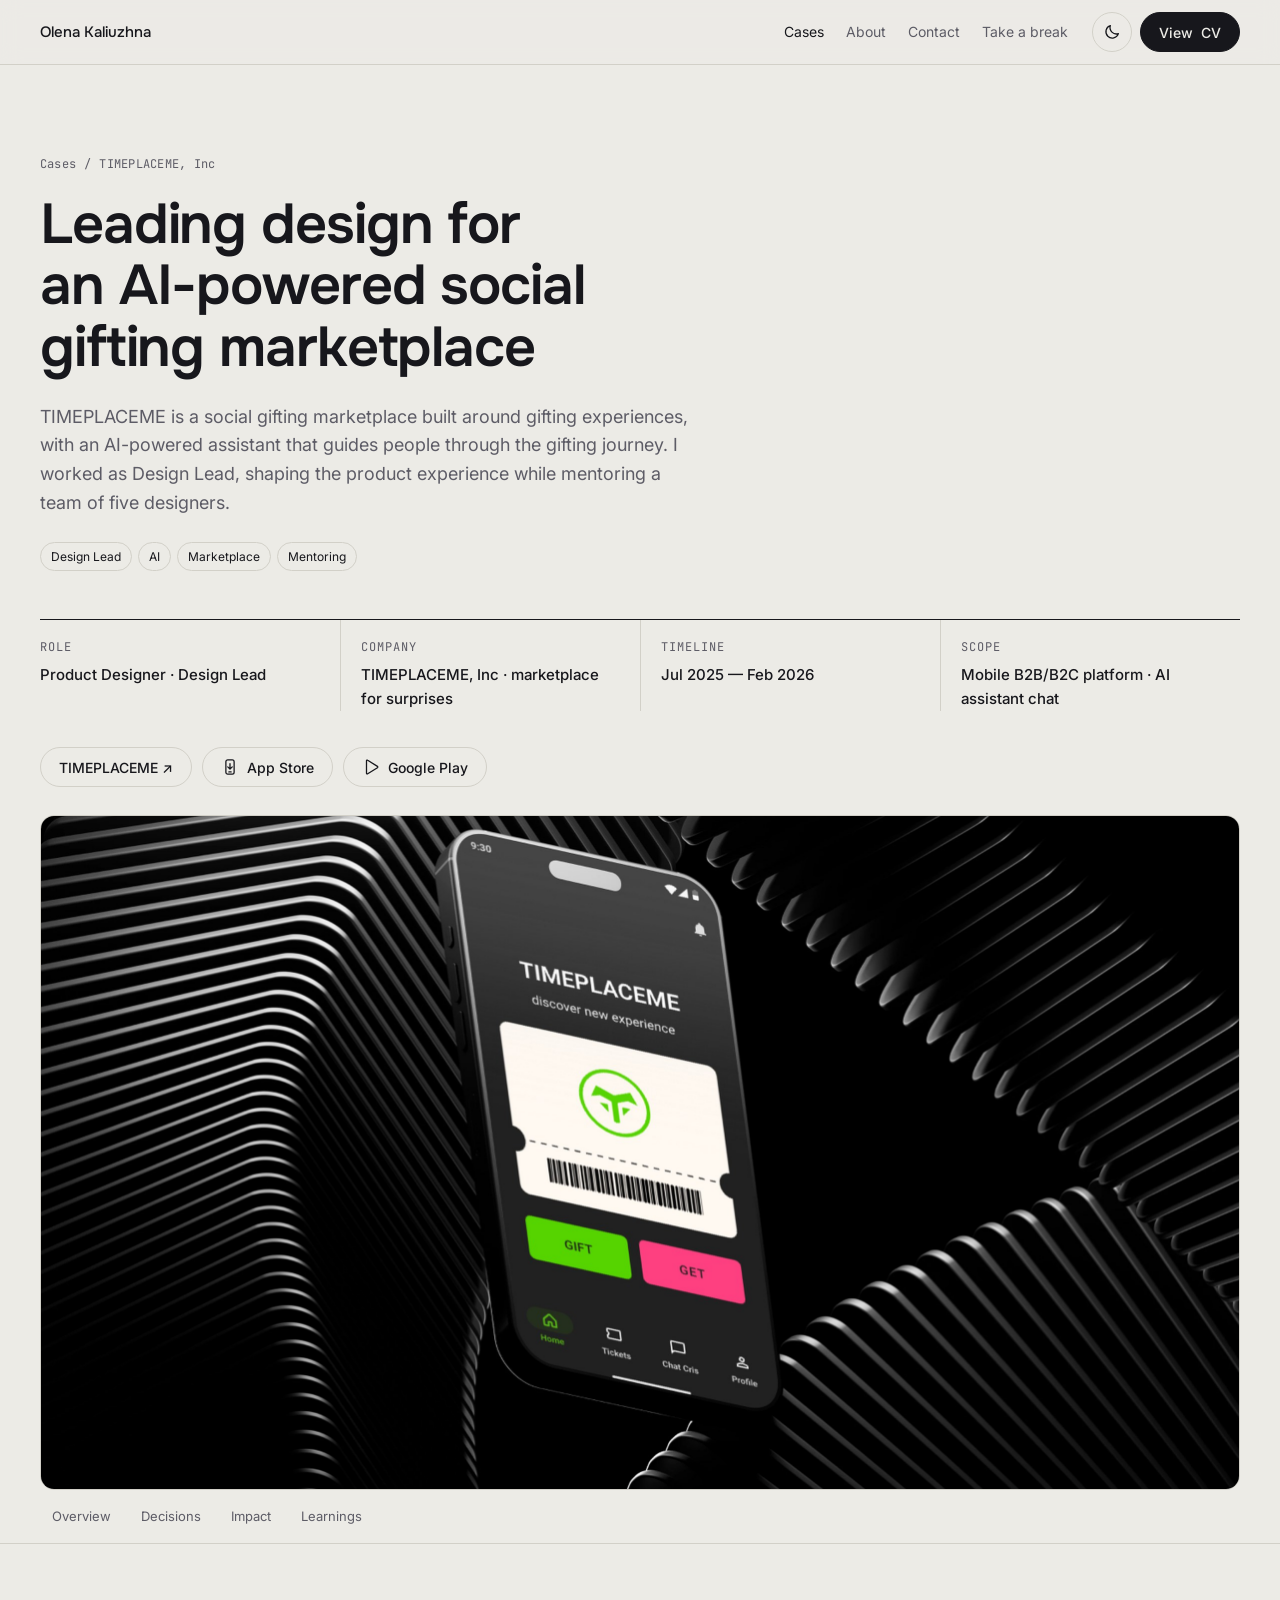
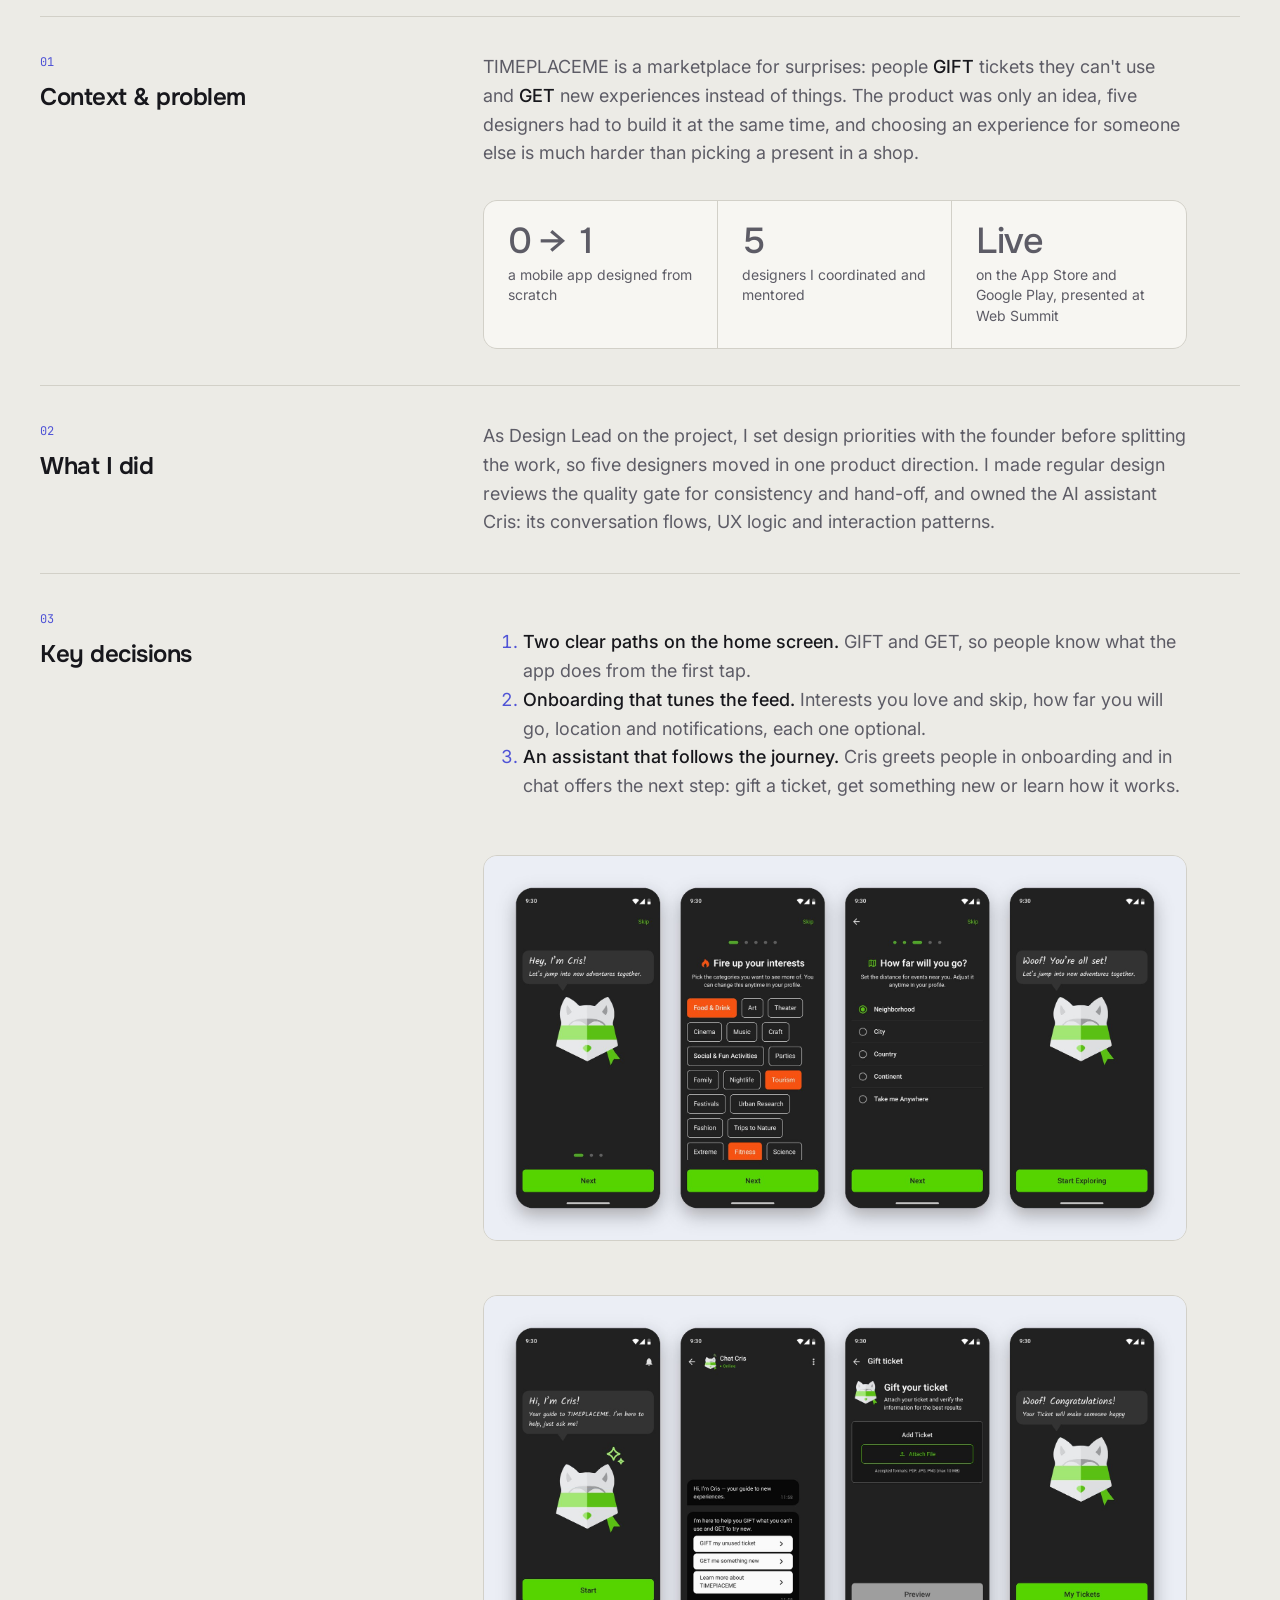
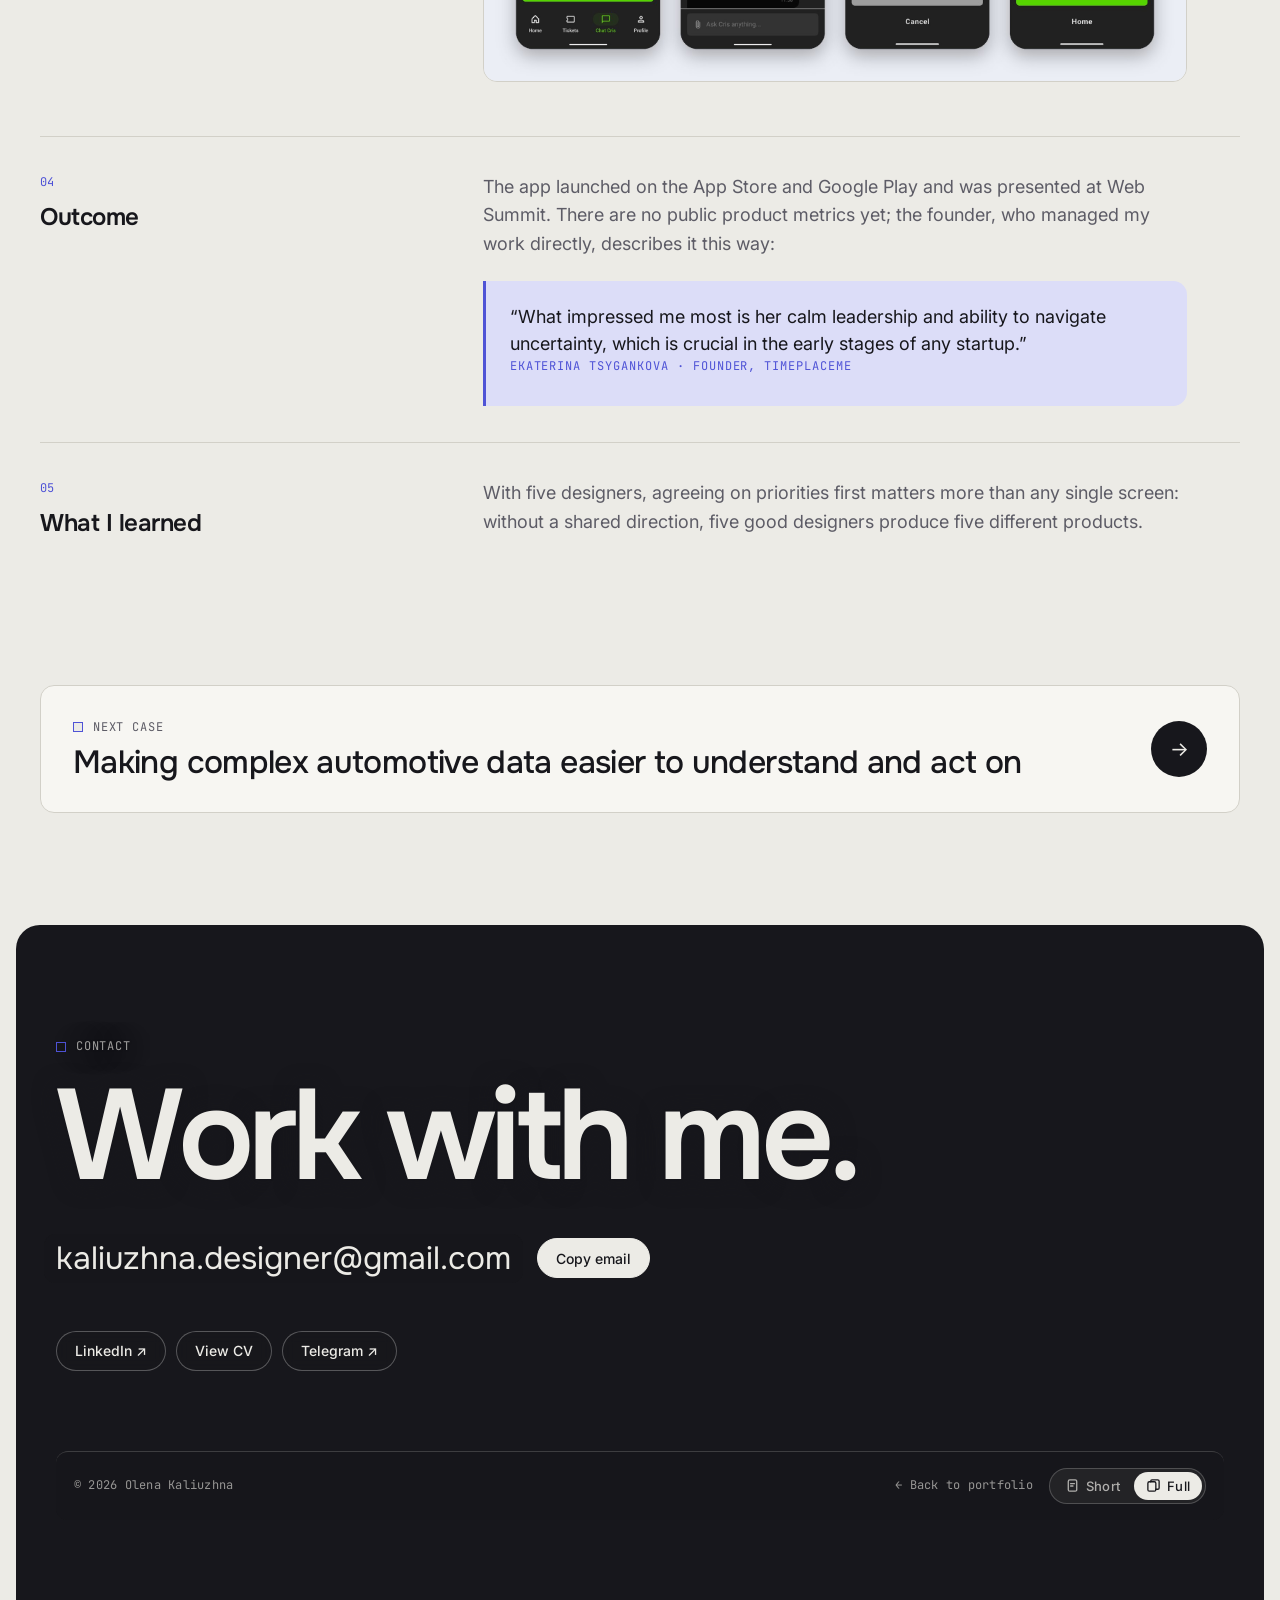
<file: case-timeplaceme.html>
<!doctype html>
<html lang="en">
<head>
<meta charset="utf-8">
<meta name="viewport" content="width=device-width, initial-scale=1, viewport-fit=cover">
<title>TIMEPLACEME, Inc — Olena Kaliuzhna</title>
<meta name="description" content="Leading design for an AI-powered social gifting marketplace. Case study by Olena Kaliuzhna, Product Designer.">
<link rel="preconnect" href="https://fonts.googleapis.com">
<link rel="preconnect" href="https://fonts.gstatic.com" crossorigin>
<link rel="stylesheet" href="https://fonts.googleapis.com/css2?family=Inter:wght@400;500;600&family=Onest:wght@500;600&family=JetBrains+Mono:wght@400;500&display=swap">
<link rel="stylesheet" href="styles.css?v=202610282022">
<script>try{var t=localStorage.getItem('ok-theme');if(t)document.documentElement.setAttribute('data-theme',t);}catch(e){}</script>
</head>
<body>
<header class="nav">
  <div class="wrap">
    <a class="brand" href="index.html">Olena Kaliuzhna</a>
    <nav class="nav-links" aria-label="Pages"><a href="cases.html" aria-current="page">Cases</a><a href="about.html">About</a><a href="contact.html">Contact</a><a href="break.html">Take a break</a></nav>
    <div class="nav-actions">
      <button class="btn ghost icon-btn theme-btn" id="theme" type="button" aria-label="Switch colour theme">
        <svg class="i-moon" viewBox="0 0 24 24" fill="none" stroke="currentColor" stroke-width="1.7" stroke-linecap="round" stroke-linejoin="round" aria-hidden="true"><path d="M20.5 14.2A8.5 8.5 0 0 1 9.8 3.5a8.5 8.5 0 1 0 10.7 10.7z"/></svg>
        <svg class="i-sun" viewBox="0 0 24 24" fill="none" stroke="currentColor" stroke-width="1.7" stroke-linecap="round" aria-hidden="true"><circle cx="12" cy="12" r="4.2"/><path d="M12 2.5v2M12 19.5v2M2.5 12h2M19.5 12h2M5.3 5.3l1.4 1.4M17.3 17.3l1.4 1.4M5.3 18.7l1.4-1.4M17.3 6.7l1.4-1.4"/></svg>
      </button>
      <button class="btn" type="button" data-cv><span class="cv-label">View</span> CV</button>
    </div>
  </div>
</header>

<main id="top">
  <section class="case-hero">
    <div class="wrap">
      <div class="crumbs mono"><a href="index.html#work">Cases</a><span>/</span><span>TIMEPLACEME, Inc</span></div>
      <h1>Leading design for an AI-powered social gifting marketplace</h1>
      <p class="lede">TIMEPLACEME is a social gifting marketplace built around gifting experiences, with an AI-powered assistant that guides people through the gifting journey. I worked as Design Lead, shaping the product experience while mentoring a team of five designers.</p>
      <div class="chips"><span class="chip">Design Lead</span><span class="chip">AI</span><span class="chip">Marketplace</span><span class="chip">Mentoring</span></div>
      <div class="facts"><div class="fact"><span class="mono">Role</span><b>Product Designer · Design Lead</b></div><div class="fact"><span class="mono">Company</span><b>TIMEPLACEME, Inc · marketplace for surprises</b></div><div class="fact"><span class="mono">Timeline</span><b>Jul 2025 — Feb 2026</b></div><div class="fact"><span class="mono">Scope</span><b>Mobile B2B/B2C platform · AI assistant chat</b></div></div>
      <div class="ext-links"><a class="btn ghost" href="https://timeplaceme.world/team" target="_blank" rel="noopener">TIMEPLACEME ↗</a><a class="btn ghost store" href="https://apps.apple.com/app/timeplaceme/id6759835203" target="_blank" rel="noopener" aria-label="Download TIMEPLACEME, Inc on App Store"><svg viewBox="0 0 24 24" fill="none" stroke="currentColor" stroke-width="1.7" stroke-linecap="round" stroke-linejoin="round" aria-hidden="true"><rect x="6.5" y="2.5" width="11" height="19" rx="2.5"/><path d="M12 7.5v7M9 11.8l3 3 3-3"/><path d="M10.5 18.5h3"/></svg>App Store</a><a class="btn ghost store" href="https://play.google.com/store/apps/details?id=com.timeplaceme.timeplaceme" target="_blank" rel="noopener" aria-label="Download TIMEPLACEME, Inc on Google Play"><svg viewBox="0 0 24 24" fill="none" stroke="currentColor" stroke-width="1.7" stroke-linejoin="round" aria-hidden="true"><path d="M6 3.8v16.4c0 .8.9 1.3 1.6.9l13-8.2c.6-.4.6-1.3 0-1.7l-13-8.2C6.9 2.5 6 3 6 3.8z"/></svg>Google Play</a></div>
    </div>
  </section>

  <section class="hero-cover">
    <div class="wrap">
      <!-- Hero image: set cover_img for this project in build.py -->
      <div class="cover cover-img"><img src="tpm-cover-mock.jpg" alt="TIMEPLACEME app home screen with a gift ticket" width="2400" height="1350"></div>
    </div>
  </section>

  <nav class="case-nav" aria-label="Case sections"><div class="wrap"><a href="#overview">Overview</a><a href="#decisions">Decisions</a><a href="#impact">Impact</a><a href="#learnings">Learnings</a></div></nav>

  <section style="border-top:0;padding-top:clamp(40px,6vw,72px)">
    <div class="wrap">
      <style>.chapter{padding-block:clamp(26px,3vw,36px)}.chapter .results{margin-top:14px}.case-hero{padding-bottom:28px}.own ul{margin:0}.tp-fig{margin:18px 0;border-radius:14px;overflow:hidden;border:1px solid var(--line)}.tp-fig img{display:block;width:100%;height:auto}</style>
      <article class="chapter" id="overview"><header><span class="mono">01</span><h2>Context &amp; problem</h2></header>
        <div class="prose">
          <p>TIMEPLACEME is a marketplace for surprises: people <strong>GIFT</strong> tickets they can't use and <strong>GET</strong> new experiences instead of things. The product was only an idea, five designers had to build it at the same time, and choosing an experience for someone else is much harder than picking a present in a shop.</p>
          <div class="results">
            <div class="stat"><b>0 → 1</b><span>a mobile app designed from scratch</span></div>
            <div class="stat"><b>5</b><span>designers I coordinated and mentored</span></div>
            <div class="stat"><b>Live</b><span>on the App Store and Google Play, presented at Web Summit</span></div>
          </div>
        </div></article>

      <article class="chapter" id="role"><header><span class="mono">02</span><h2>What I did</h2></header>
        <div class="prose">
          <p>As Design Lead on the project, I set design priorities with the founder before splitting the work, so five designers moved in one product direction. I made regular design reviews the quality gate for consistency and hand-off, and owned the AI assistant Cris: its conversation flows, UX logic and interaction patterns.</p>
        </div></article>

      <article class="chapter" id="decisions"><header><span class="mono">03</span><h2>Key decisions</h2></header>
        <div class="prose">
          <ol>
            <li><strong>Two clear paths on the home screen.</strong> GIFT and GET, so people know what the app does from the first tap.</li>
            <li><strong>Onboarding that tunes the feed.</strong> Interests you love and skip, how far you will go, location and notifications, each one optional.</li>
            <li><strong>An assistant that follows the journey.</strong> Cris greets people in onboarding and in chat offers the next step: gift a ticket, get something new or learn how it works.</li>
          </ol>
          <figure class="tp-fig"><img src="tpm-s-onboarding.jpg" alt="Onboarding with the mascot Cris: welcome, interests, distance and the final all-set screen" loading="lazy" width="2000" height="1095"></figure>
          <figure class="tp-fig"><img src="tpm-s-cris-gift.jpg" alt="Chat with Cris offering gift and get options, the gift ticket upload and the congratulations screen" loading="lazy" width="2000" height="1095"></figure>
        </div></article>

      <article class="chapter" id="impact"><header><span class="mono">04</span><h2>Outcome</h2></header>
        <div class="prose">
          <p>The app launched on the App Store and Google Play and was presented at Web Summit. There are no public product metrics yet; the founder, who managed my work directly, describes it this way:</p>
          <blockquote class="insight"><p>“What impressed me most is her calm leadership and ability to navigate uncertainty, which is crucial in the early stages of any startup.”</p><span class="mono">Ekaterina Tsygankova · Founder, TIMEPLACEME</span></blockquote>
        </div></article>

      <article class="chapter" id="learnings"><header><span class="mono">05</span><h2>What I learned</h2></header>
        <div class="prose">
          <p>With five designers, agreeing on priorities first matters more than any single screen: without a shared direction, five good designers produce five different products.</p>
        </div></article>

    </div>
  </section>

  <section style="padding-top:0;border-top:0">
    <div class="wrap">
      <a class="next" href="case-vinassessment.html">
        <div><span class="eyebrow">Next case</span><h3>Making complex automotive data easier to understand and act on</h3></div>
        <span class="arr" aria-hidden="true">→</span>
      </a>
    </div>
  </section>

  <section id="contact" class="contact slim cta-work">
    <div class="constellation" data-constellation aria-hidden="true"></div>
    <div class="wrap">
      <div class="eyebrow">Contact</div>
      <h2>Work with me.</h2>
      <div class="mail-row">
        <span class="mail" id="mail">kaliuzhna.designer@gmail.com</span>
        <button class="btn" id="copy" type="button">Copy email</button>
        <span class="toast mono" id="toast" aria-live="polite"></span>
      </div>
      <div class="socials">
        <a class="btn ghost" href="https://www.linkedin.com/in/kaliuzhnaolena/" target="_blank" rel="noopener">LinkedIn ↗</a>
        <button class="btn ghost" type="button" data-cv>View CV</button>
        <a class="btn ghost" href="https://t.me/kaliuzhnaolena" target="_blank" rel="noopener">Telegram ↗</a>
      </div>
      <div class="foot mono"><span>© 2026 Olena Kaliuzhna</span><span class="foot-end"><a href="index.html" style="text-decoration:none">← Back to portfolio</a><div class="ver-switch" role="group" aria-label="Site version"><a class="vs-opt" href="https://olena-kaliuzhna-design.github.io/portfolio/" title="Short version: everything on one page"><svg viewBox="0 0 16 16" aria-hidden="true"><rect x="3.5" y="2" width="9" height="12" rx="1.6"/><path d="M6 6h4M6 8.5h2.5"/></svg><span>Short</span></a><span class="vs-opt is-on" aria-current="page" title="Full version"><svg viewBox="0 0 16 16" aria-hidden="true"><rect x="2" y="4" width="8.5" height="10" rx="1.6"/><path d="M5 4V3.4C5 2.6 5.6 2 6.4 2h6.1c.8 0 1.5.6 1.5 1.4v7.2c0 .8-.7 1.4-1.5 1.4h-2"/></svg><span>Full</span></span></div></span></div>
    </div>
  </section>
</main>
<div class="cv-view" id="cv-view" role="dialog" aria-modal="true" aria-label="CV of Olena Kaliuzhna" hidden>
  <div class="cv-panel">
    <div class="cv-bar">
      <span class="mono">CV · Olena Kaliuzhna · Product Designer</span>
      <a class="btn ghost" href="cv.pdf" download="Olena_Kaliuzhna_CV.pdf" target="_blank" rel="noopener">Download PDF</a>
      <button class="btn icon-btn" type="button" id="cv-close" aria-label="Close CV">✕</button>
    </div>
    <div class="cv-scroll"><img src="cv.jpg" alt="CV of Olena Kaliuzhna, Product Designer: summary, skills, experience, education" loading="lazy" width="1500" height="3908"></div>
  </div>
</div>
<script src="confetti.js"></script>
<script src="main.js"></script>
<script src="testimonials.js"></script>
<script src="ballpit.js" defer></script>
<script src="constellation.js" defer></script>
<script src="casenav.js" defer></script>
</body>
</html>
</file>
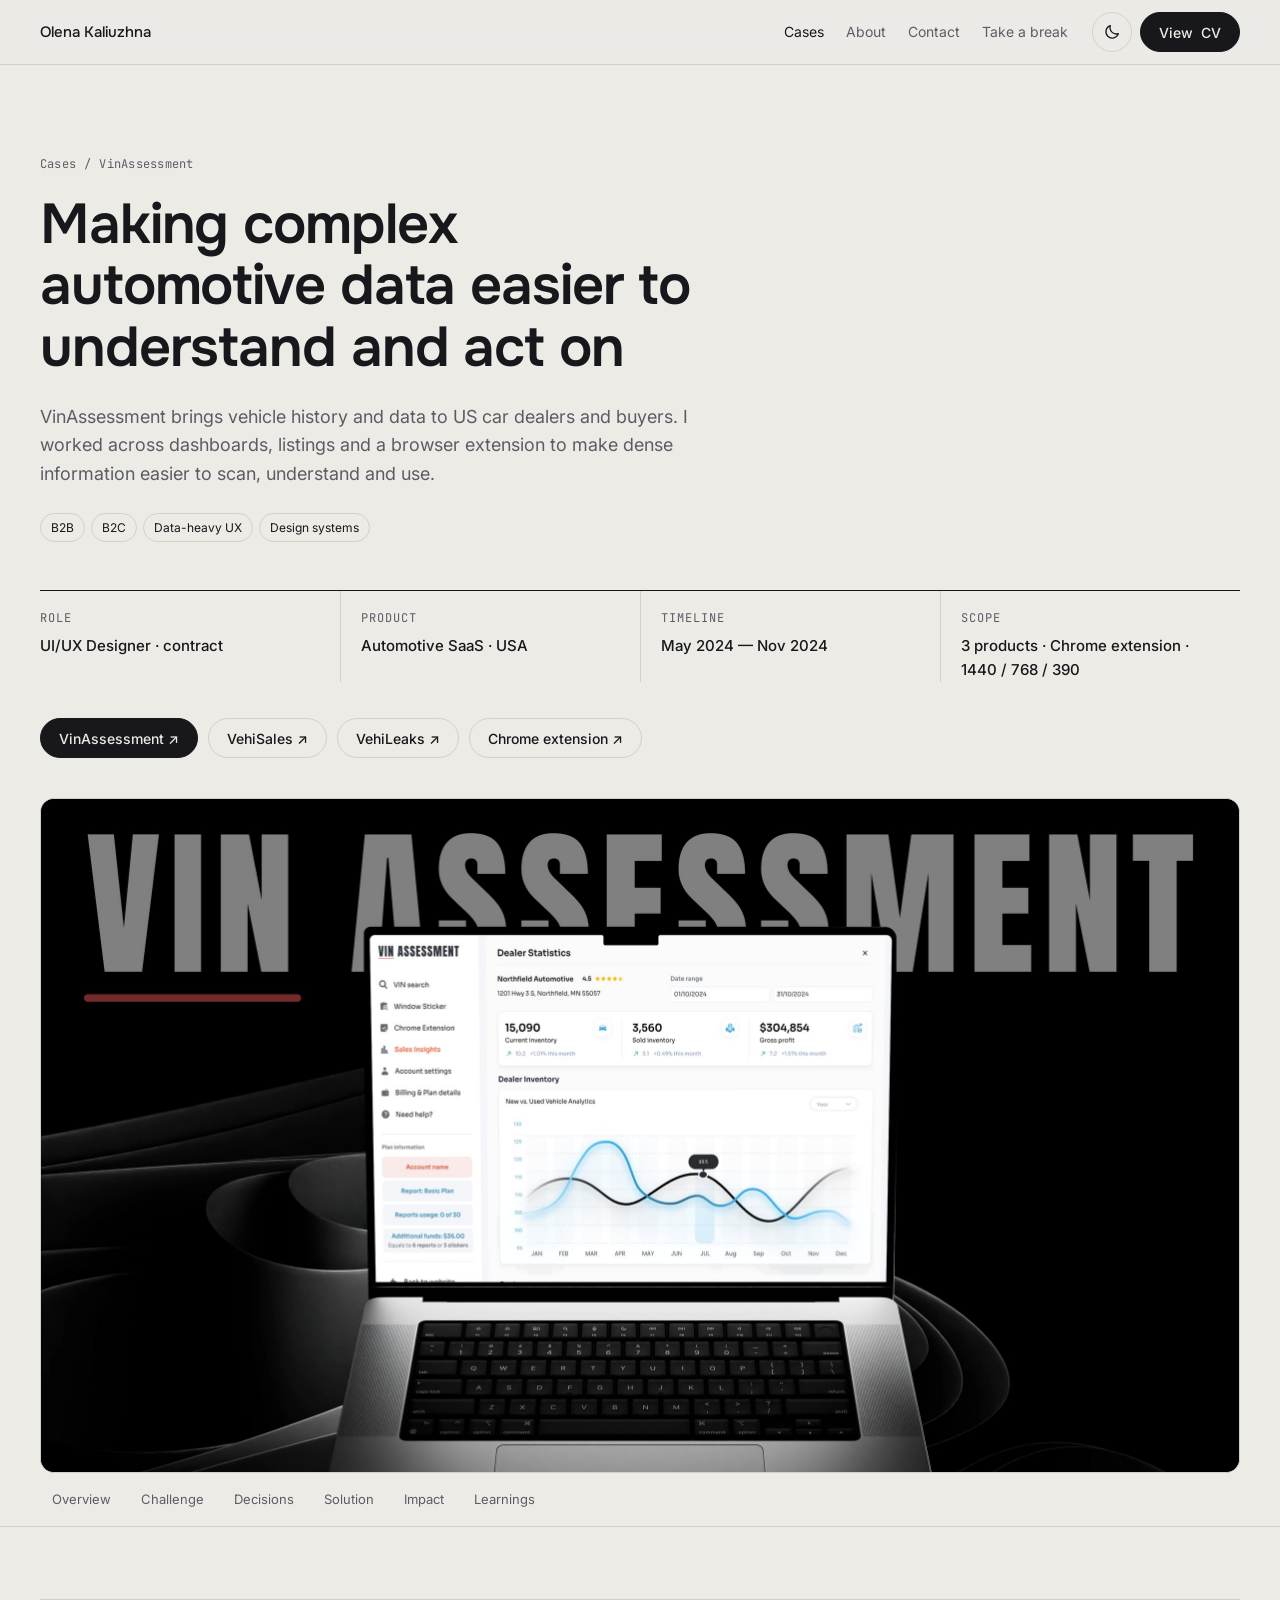
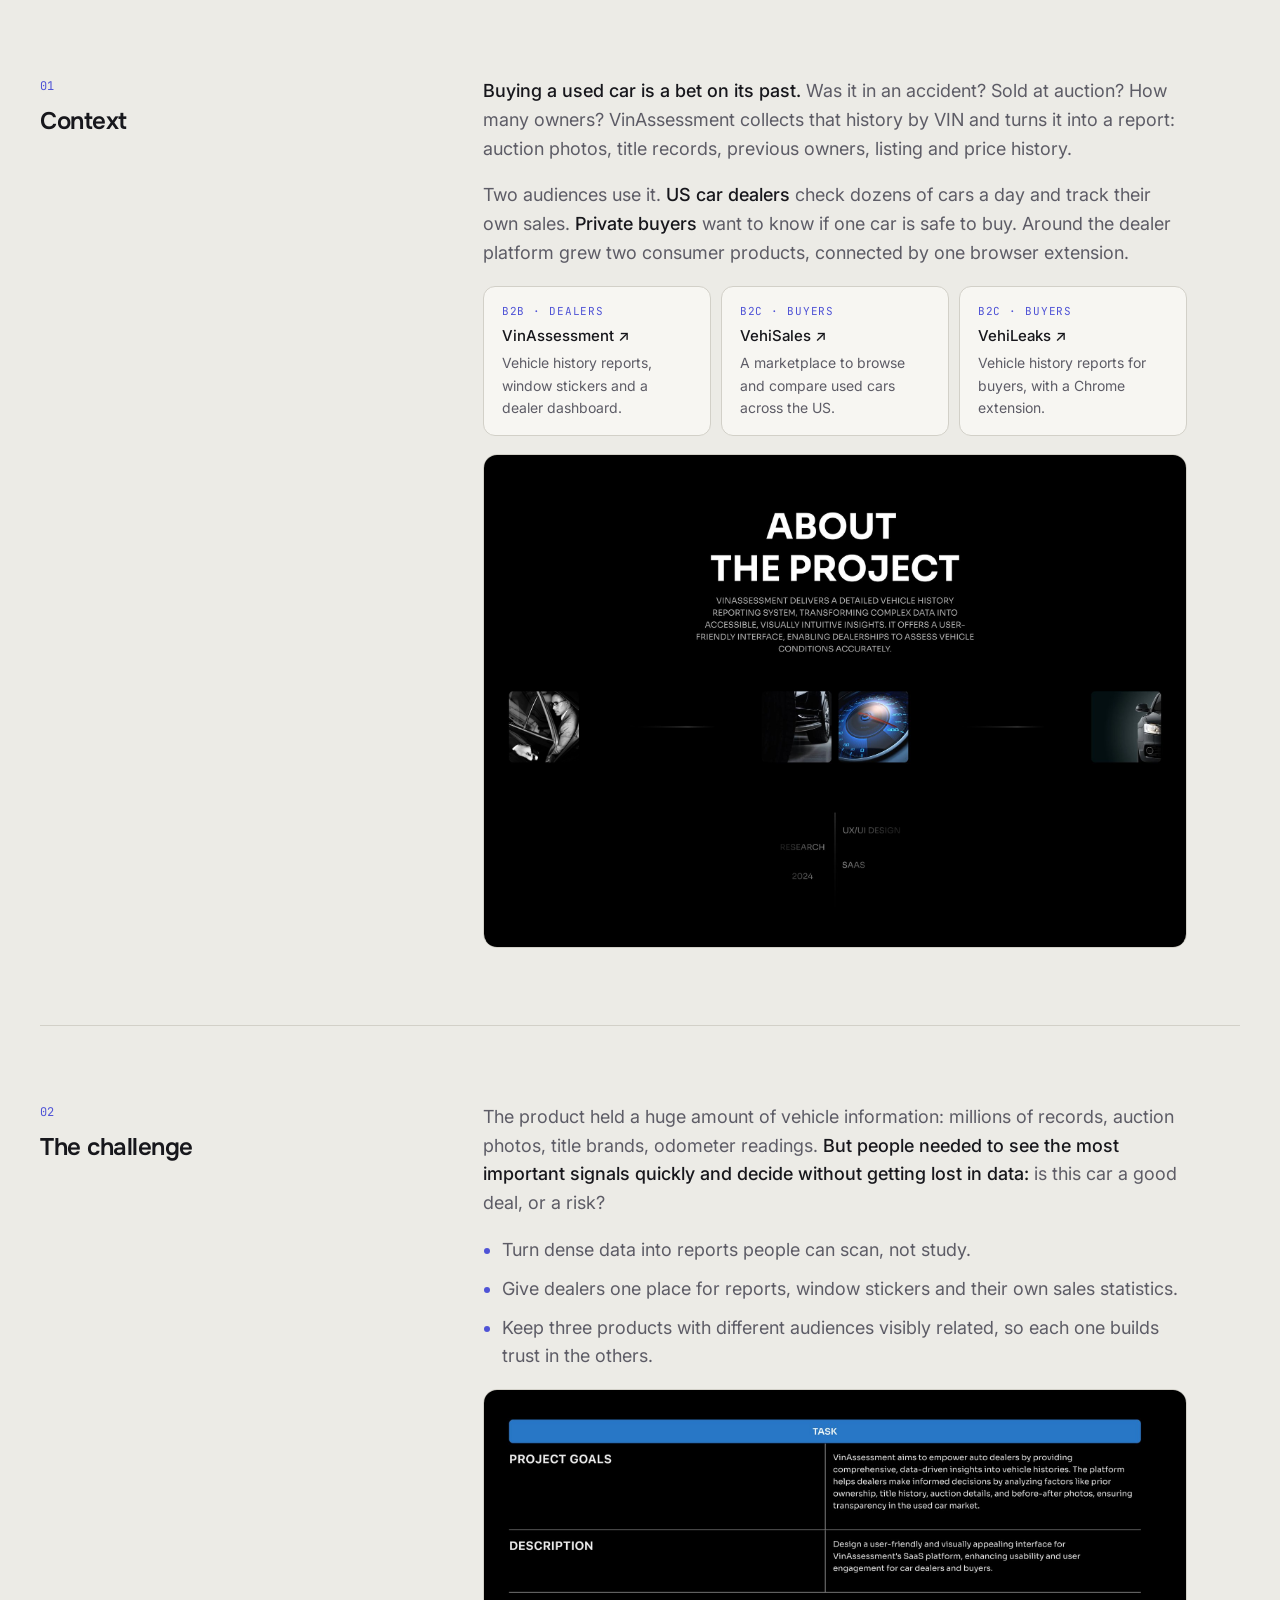
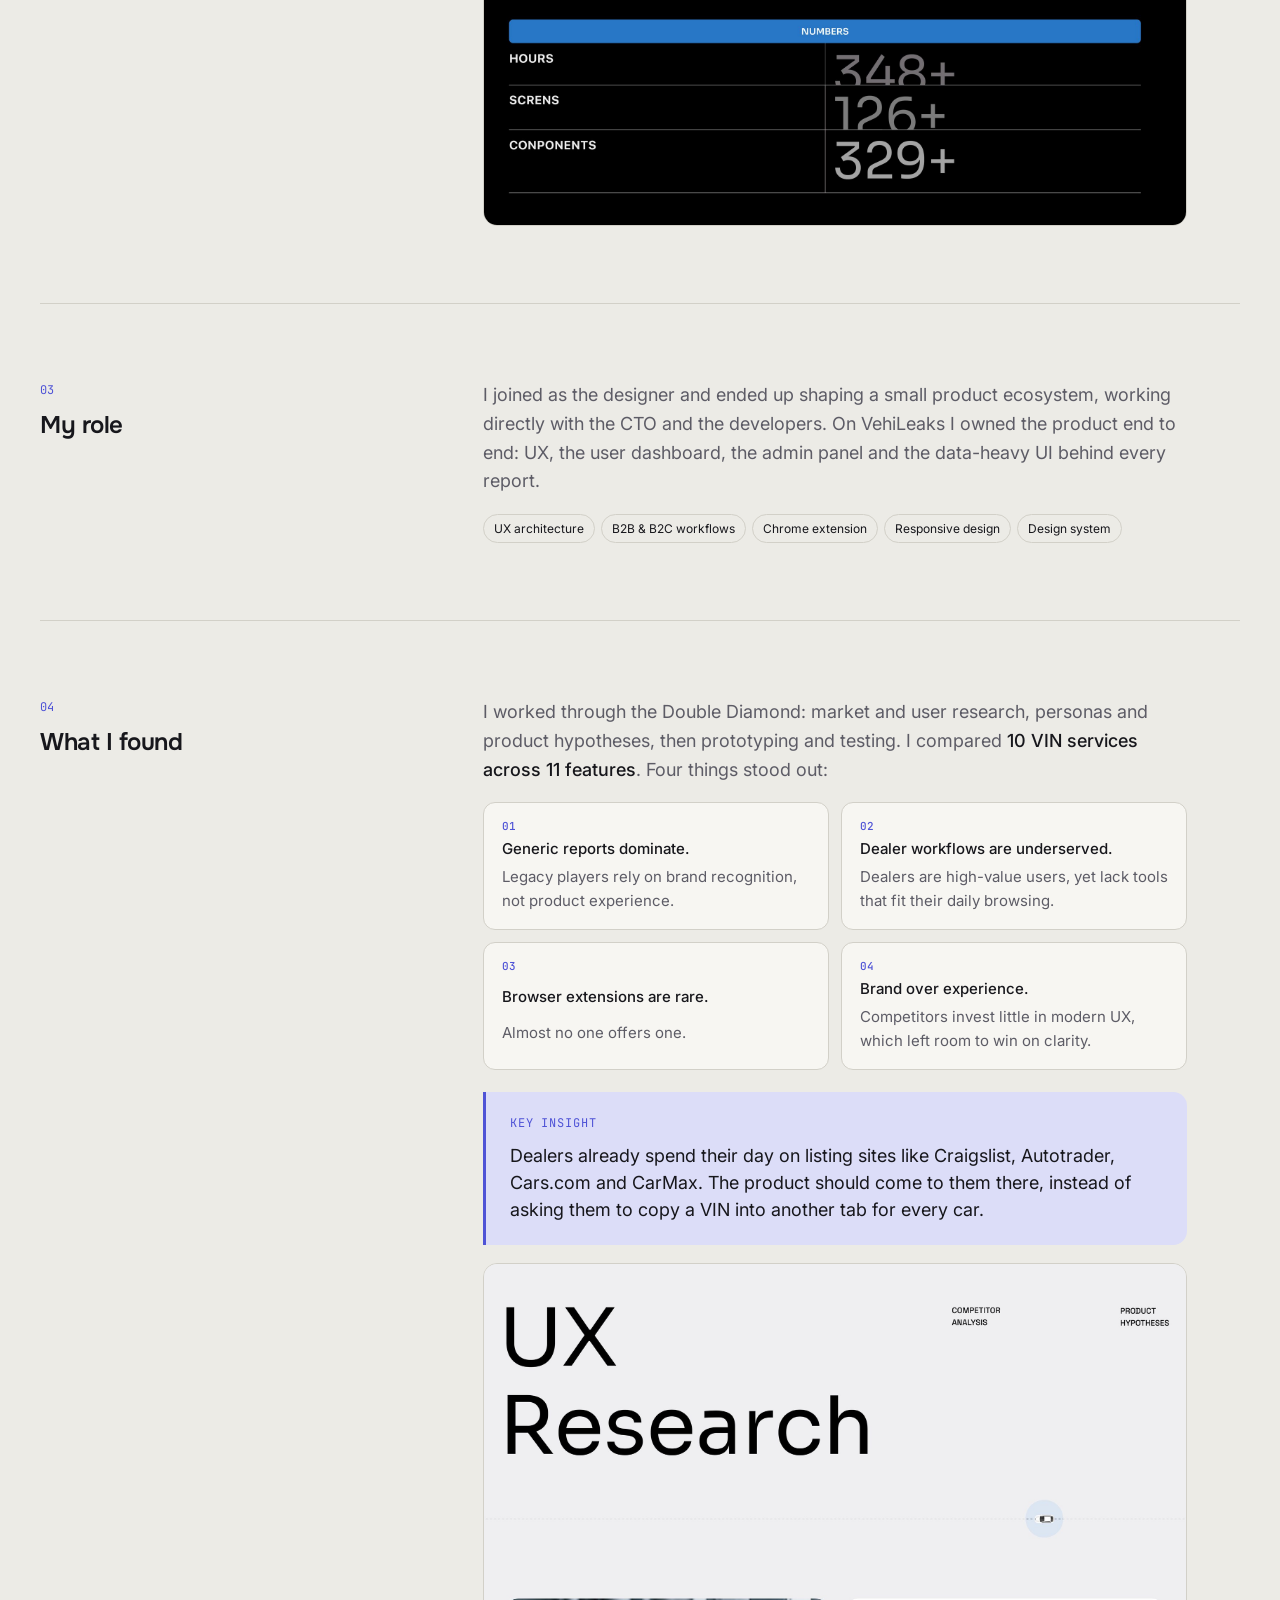
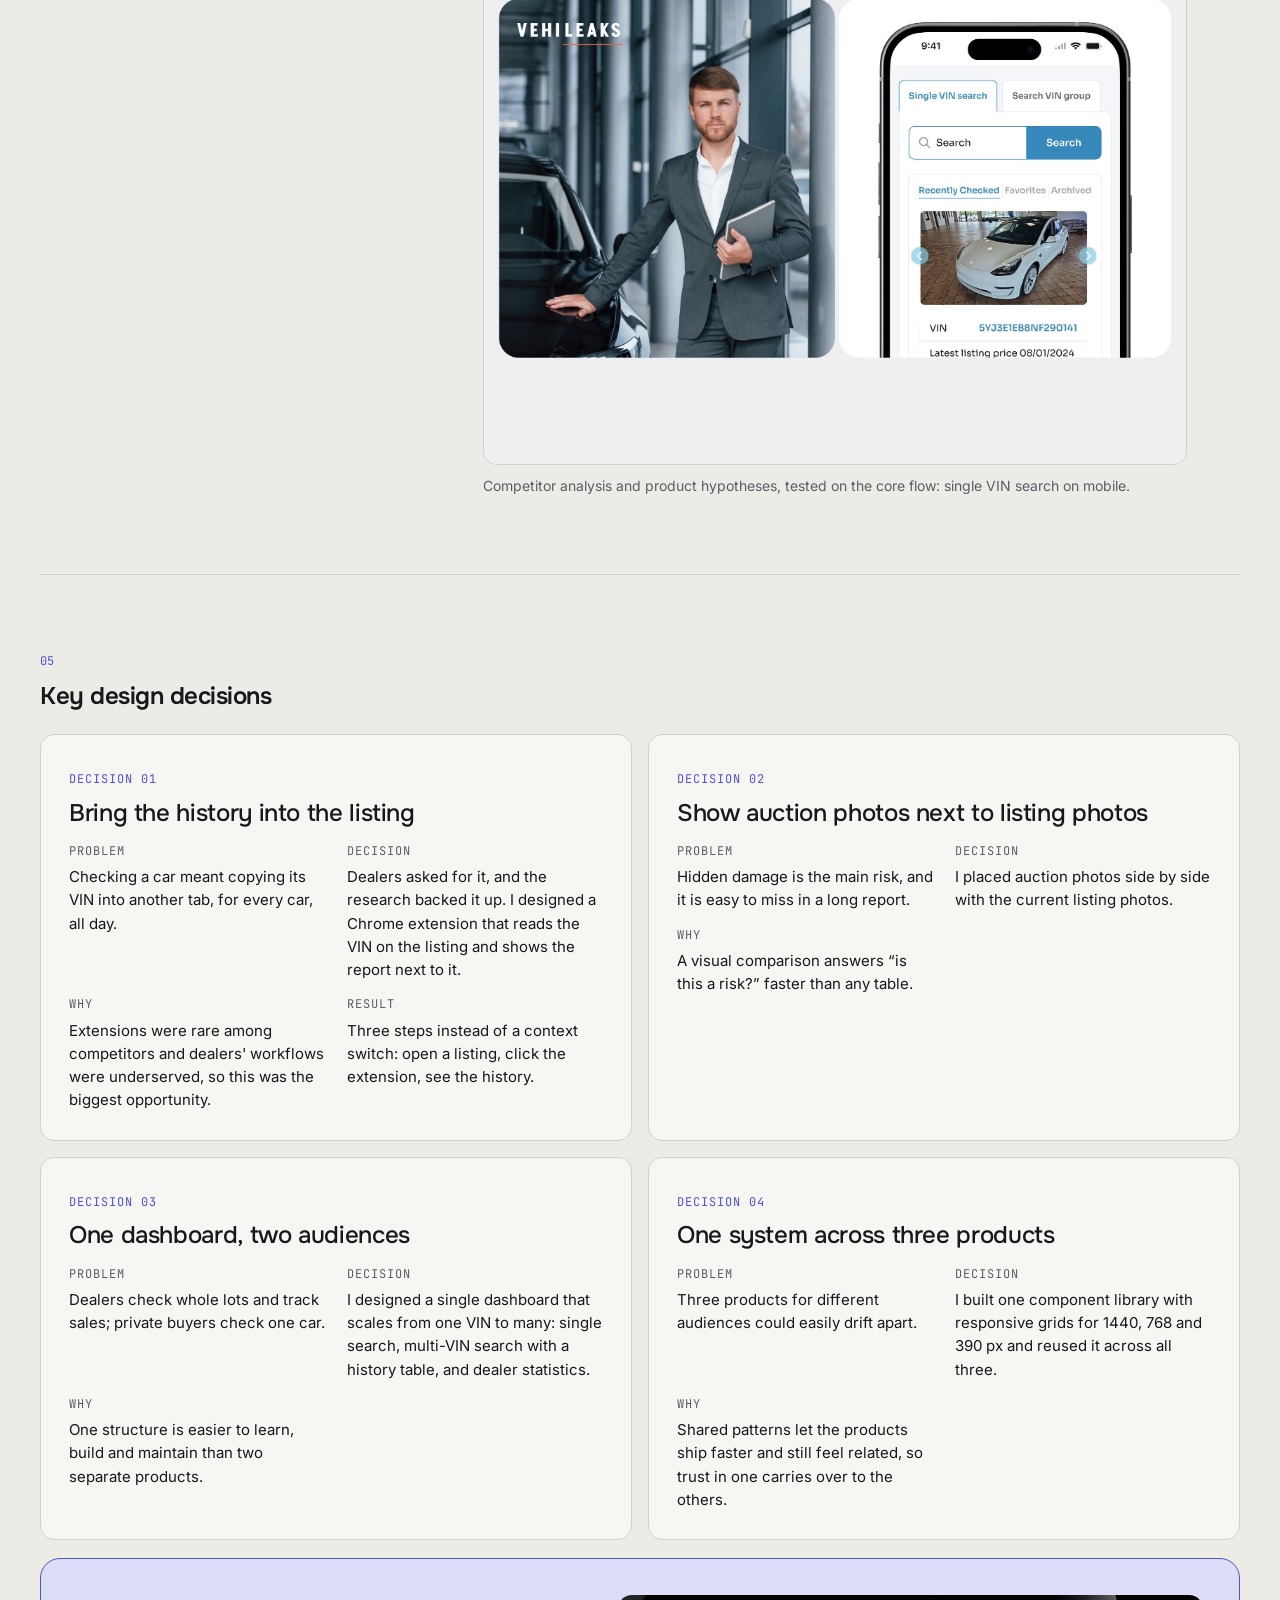
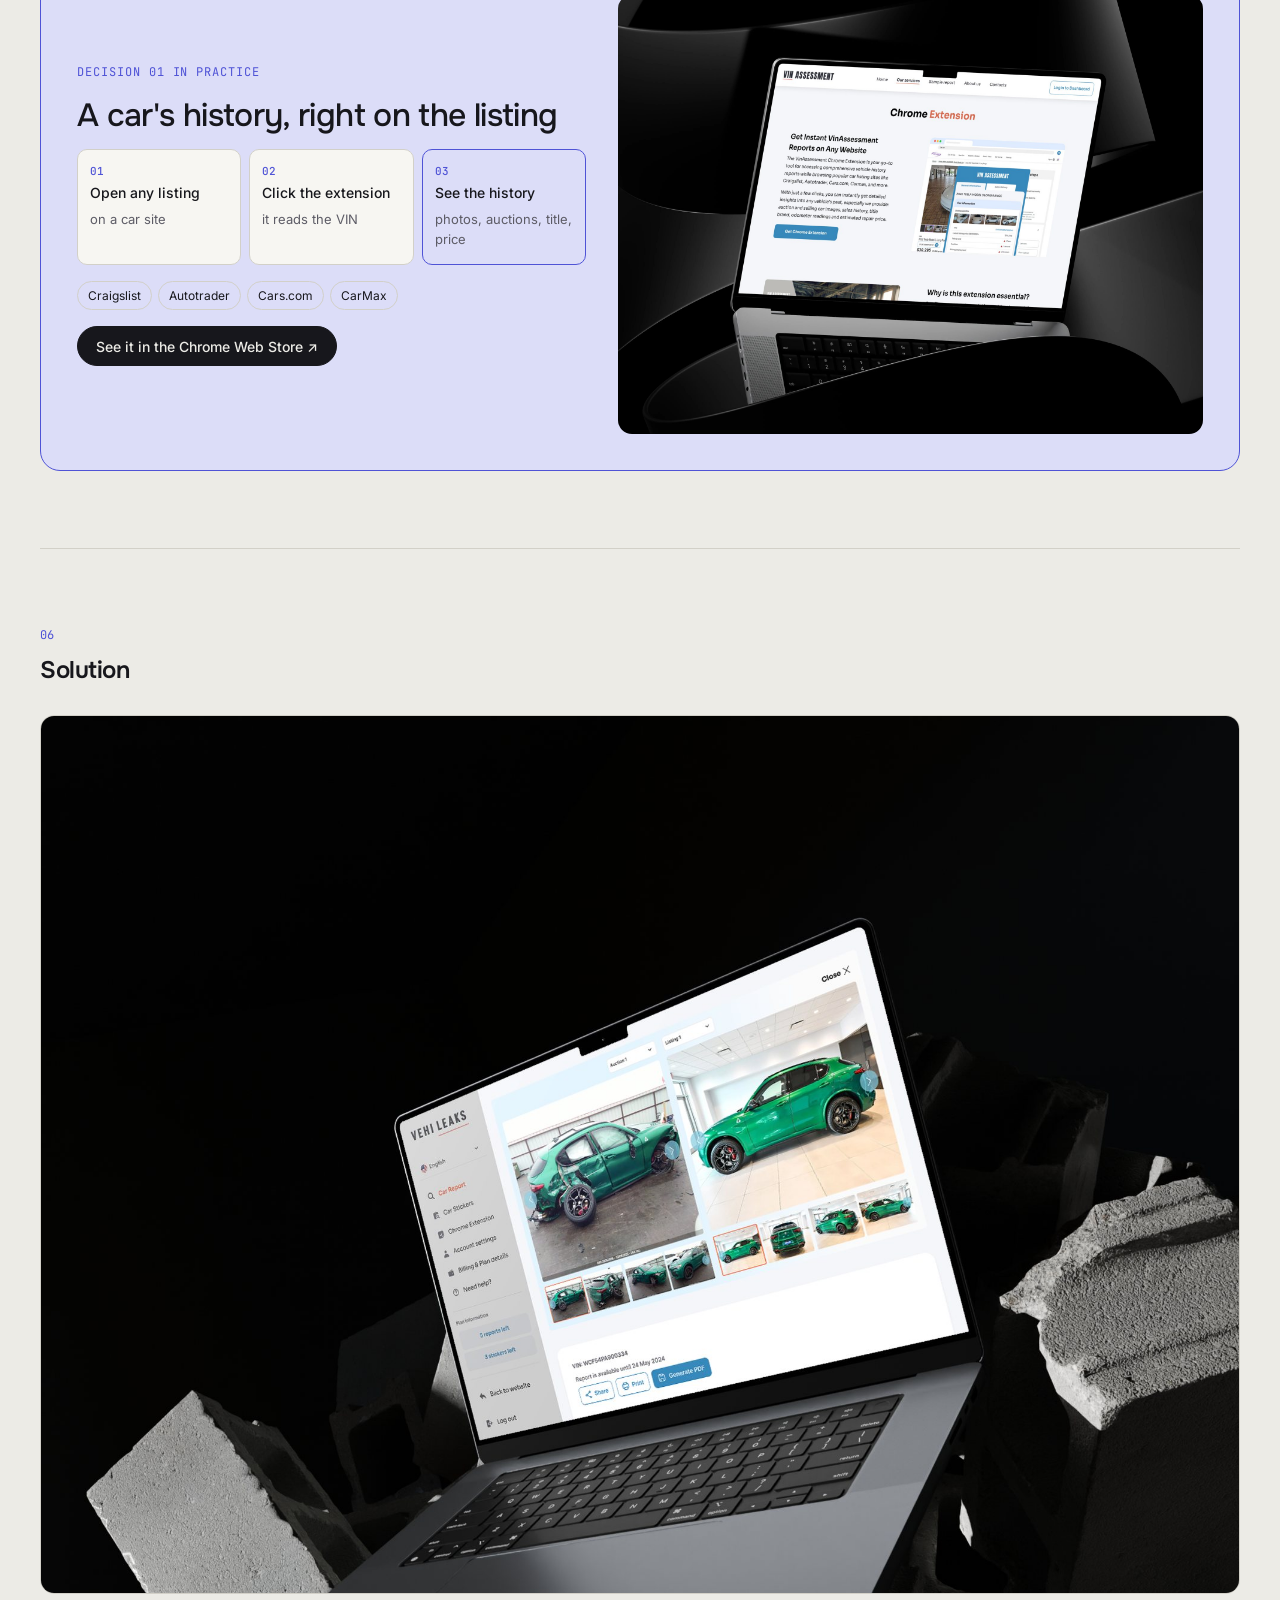
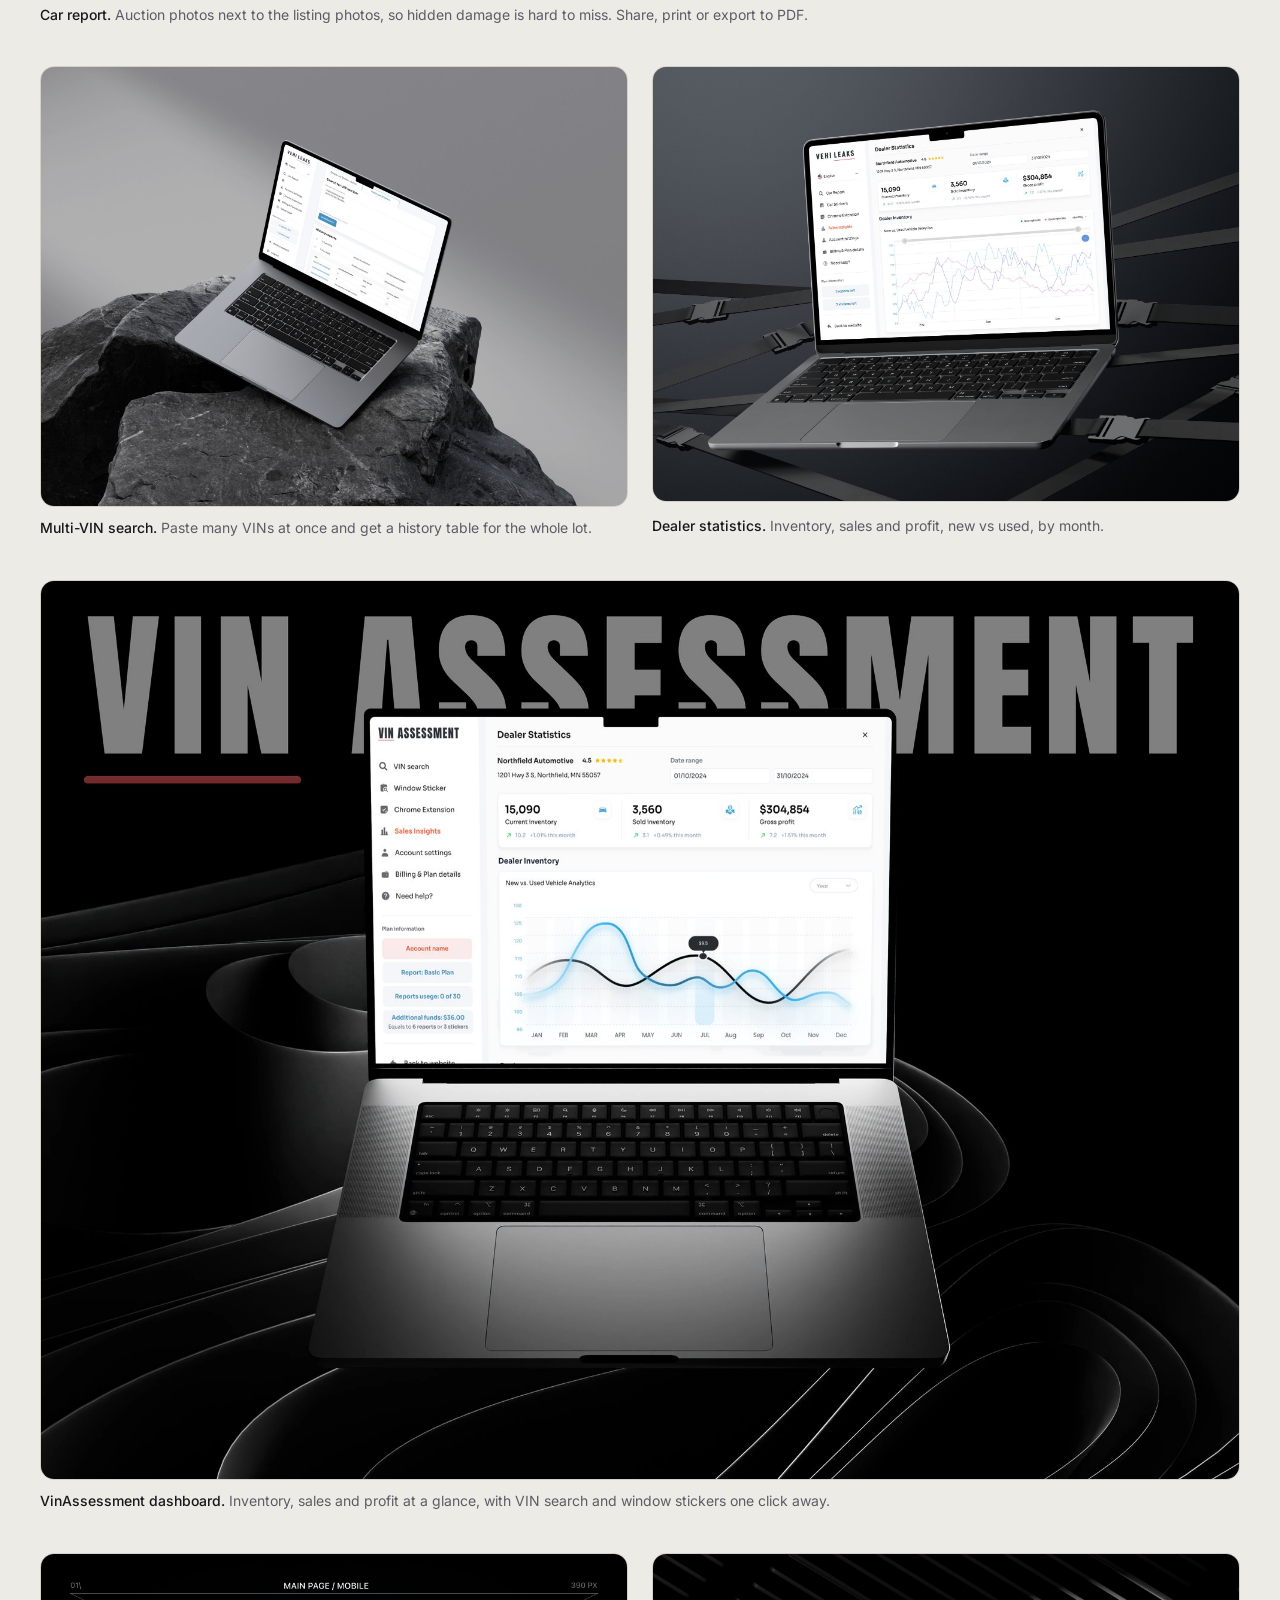
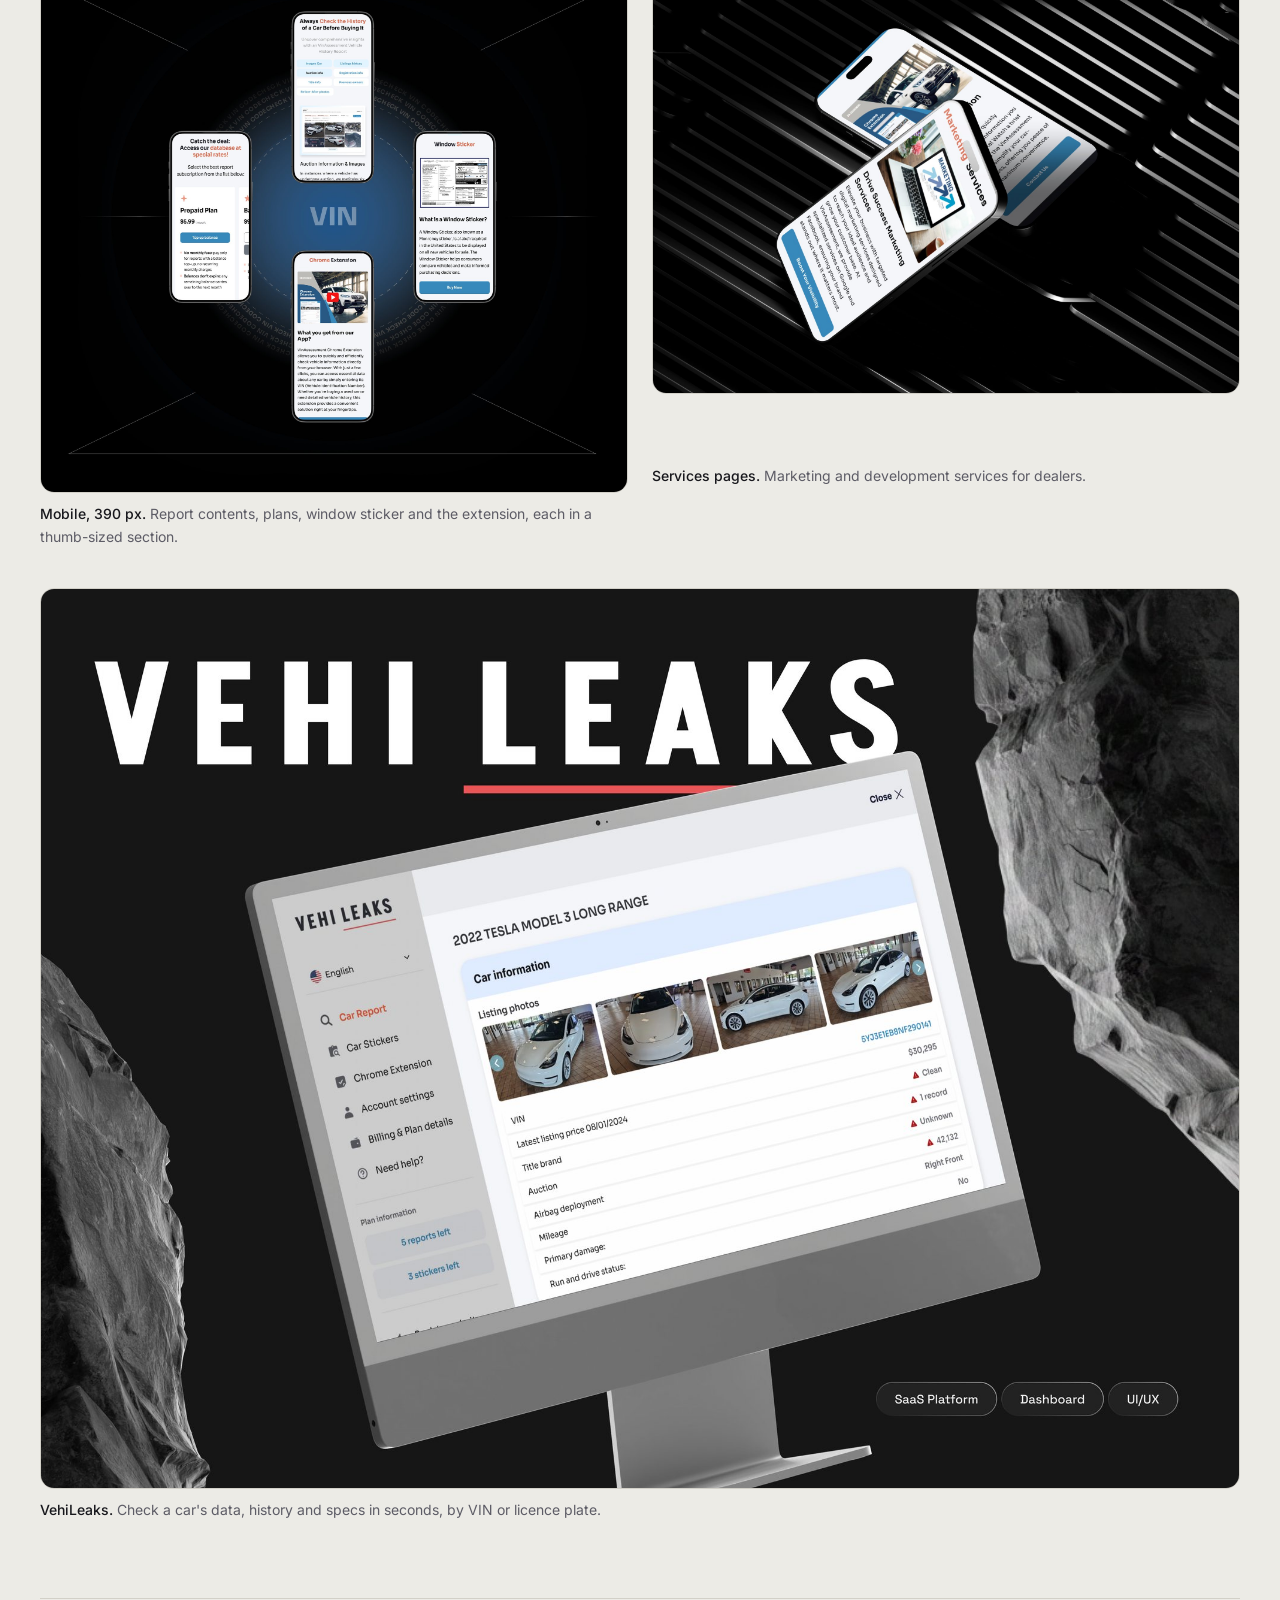
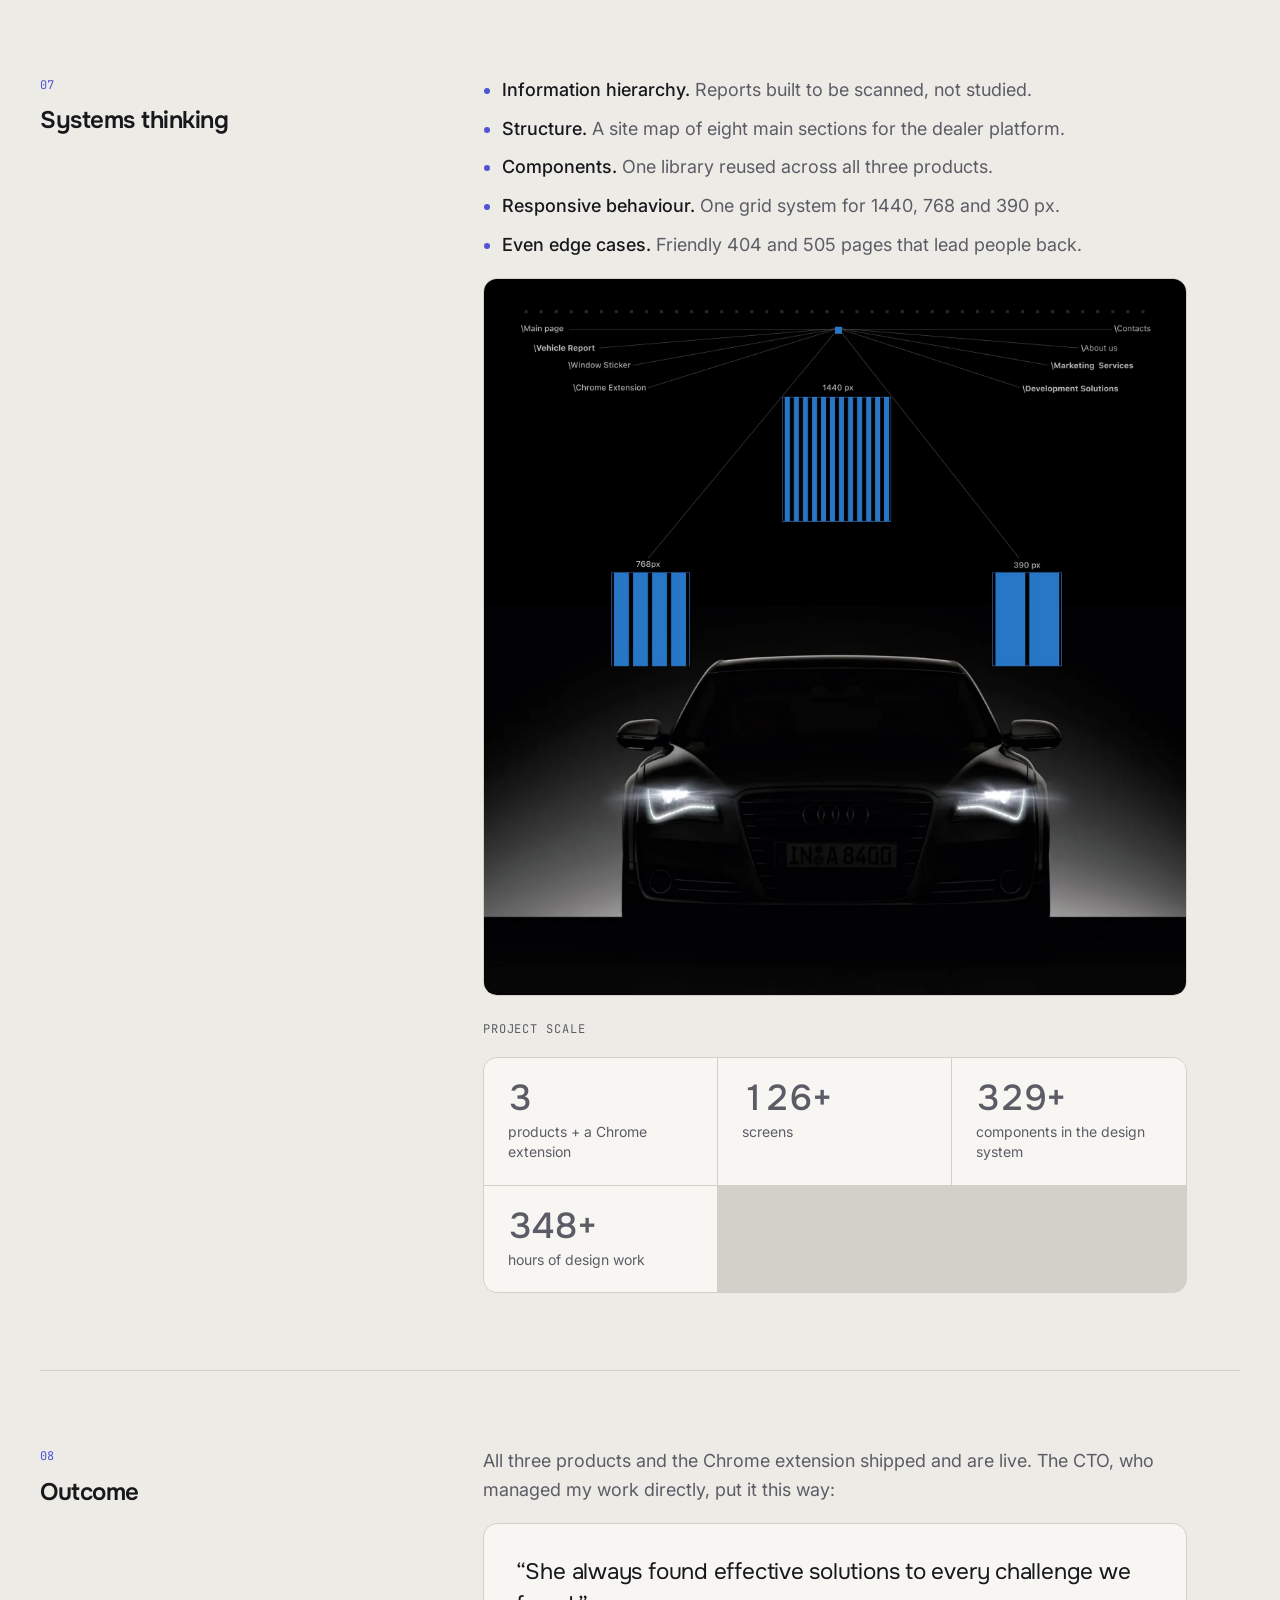
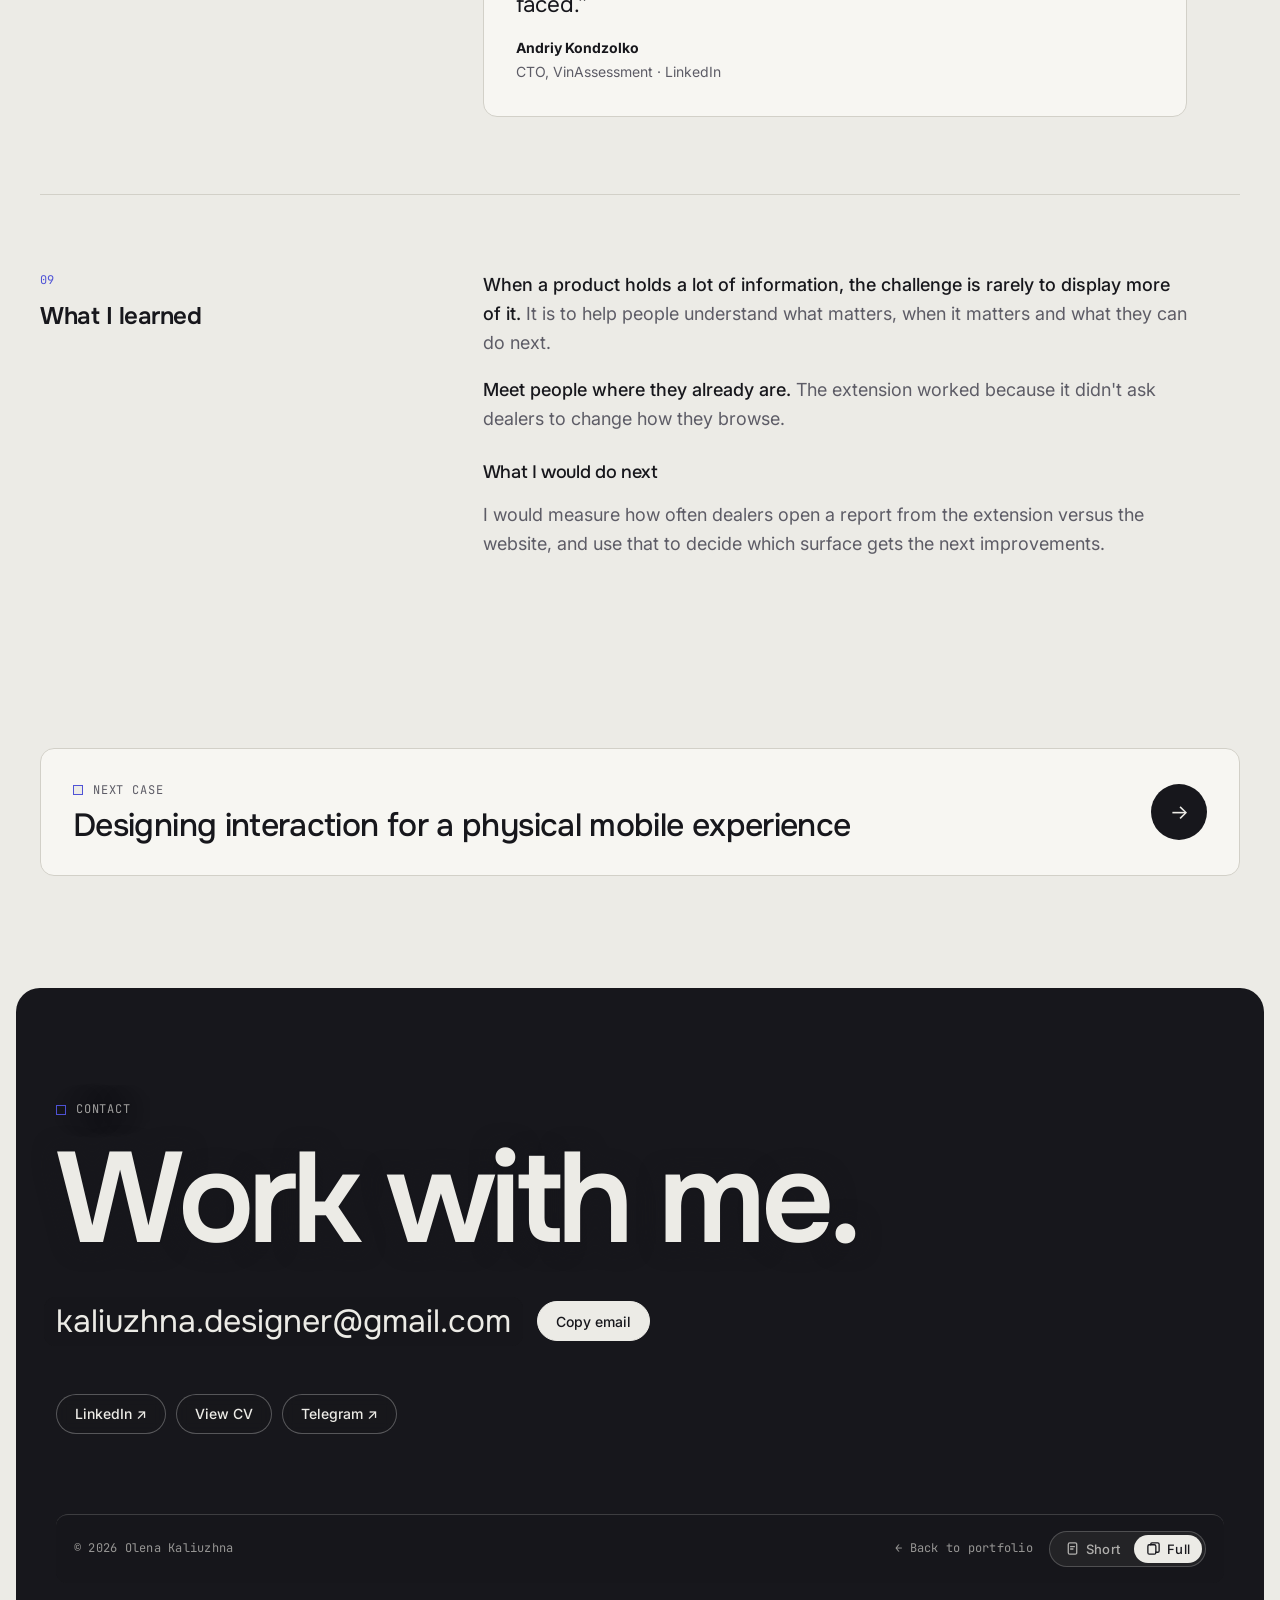
<file: case-vinassessment.html>
<!doctype html>
<html lang="en">
<head>
<meta charset="utf-8">
<meta name="viewport" content="width=device-width, initial-scale=1, viewport-fit=cover">
<title>VinAssessment — Olena Kaliuzhna</title>
<meta name="description" content="Making complex automotive data easier to understand and act on. Case study by Olena Kaliuzhna, Product Designer.">
<link rel="preconnect" href="https://fonts.googleapis.com">
<link rel="preconnect" href="https://fonts.gstatic.com" crossorigin>
<link rel="stylesheet" href="https://fonts.googleapis.com/css2?family=Inter:wght@400;500;600&family=Onest:wght@500;600&family=JetBrains+Mono:wght@400;500&display=swap">
<link rel="stylesheet" href="styles.css?v=202610181628">
<script>try{var t=localStorage.getItem('ok-theme');if(t)document.documentElement.setAttribute('data-theme',t);}catch(e){}</script>
</head>
<body>
<header class="nav">
  <div class="wrap">
    <a class="brand" href="index.html">Olena Kaliuzhna</a>
    <nav class="nav-links" aria-label="Pages"><a href="cases.html" aria-current="page">Cases</a><a href="about.html">About</a><a href="contact.html">Contact</a><a href="break.html">Take a break</a></nav>
    <div class="nav-actions">
      <button class="btn ghost icon-btn theme-btn" id="theme" type="button" aria-label="Switch colour theme">
        <svg class="i-moon" viewBox="0 0 24 24" fill="none" stroke="currentColor" stroke-width="1.7" stroke-linecap="round" stroke-linejoin="round" aria-hidden="true"><path d="M20.5 14.2A8.5 8.5 0 0 1 9.8 3.5a8.5 8.5 0 1 0 10.7 10.7z"/></svg>
        <svg class="i-sun" viewBox="0 0 24 24" fill="none" stroke="currentColor" stroke-width="1.7" stroke-linecap="round" aria-hidden="true"><circle cx="12" cy="12" r="4.2"/><path d="M12 2.5v2M12 19.5v2M2.5 12h2M19.5 12h2M5.3 5.3l1.4 1.4M17.3 17.3l1.4 1.4M5.3 18.7l1.4-1.4M17.3 6.7l1.4-1.4"/></svg>
      </button>
      <button class="btn" type="button" data-cv><span class="cv-label">View</span> CV</button>
    </div>
  </div>
</header>

<main id="top">
  <section class="case-hero">
    <div class="wrap">
      <div class="crumbs mono"><a href="index.html#work">Cases</a><span>/</span><span>VinAssessment</span></div>
      <h1>Making complex automotive data easier to understand and act on</h1>
      <p class="lede">VinAssessment brings vehicle history and data to US car dealers and buyers. I worked across dashboards, listings and a browser extension to make dense information easier to scan, understand and use.</p>
      <div class="chips"><span class="chip">B2B</span><span class="chip">B2C</span><span class="chip">Data-heavy UX</span><span class="chip">Design systems</span></div>
      <div class="facts"><div class="fact"><span class="mono">Role</span><b>UI/UX Designer · contract</b></div><div class="fact"><span class="mono">Product</span><b>Automotive SaaS · USA</b></div><div class="fact"><span class="mono">Timeline</span><b>May 2024 — Nov 2024</b></div><div class="fact"><span class="mono">Scope</span><b>3 products · Chrome extension · 1440 / 768 / 390</b></div></div>
      <div class="ext-links"><a class="btn" href="https://vinassessment.com/" target="_blank" rel="noopener">VinAssessment ↗</a><a class="btn ghost" href="https://vehisales.com/" target="_blank" rel="noopener">VehiSales ↗</a><a class="btn ghost" href="https://vehileaks.com/" target="_blank" rel="noopener">VehiLeaks ↗</a><a class="btn ghost" href="https://chromewebstore.google.com/detail/vehileaks-check-vehicle-h/bbedgdimcgbhpjdpeichjklibodpbabp" target="_blank" rel="noopener">Chrome extension ↗</a></div>
    </div>
  </section>

  <section class="hero-cover">
    <div class="wrap">
      <!-- Hero image: set cover_img for this project in build.py -->
      <div class="cover cover-img"><img src="vin-cover.jpg" alt="VinAssessment dealer dashboard on a laptop" width="2400" height="1350" style="object-position:center top"></div>
    </div>
  </section>

  <nav class="case-nav" aria-label="Case sections"><div class="wrap"><a href="#overview">Overview</a><a href="#challenge">Challenge</a><a href="#decisions">Decisions</a><a href="#solution">Solution</a><a href="#impact">Impact</a><a href="#learnings">Learnings</a></div></nav>

  <section style="border-top:0;padding-top:clamp(40px,6vw,72px)">
    <div class="wrap">
      <article class="chapter" id="overview"><header><span class="mono">01</span><h2>Context</h2></header>
        <div class="prose">
          <p><strong>Buying a used car is a bet on its past.</strong> Was it in an accident? Sold at auction? How many owners? VinAssessment collects that history by VIN and turns it into a report: auction photos, title records, previous owners, listing and price history.</p>
          <p>Two audiences use it. <strong>US car dealers</strong> check dozens of cars a day and track their own sales. <strong>Private buyers</strong> want to know if one car is safe to buy. Around the dealer platform grew two consumer products, connected by one browser extension.</p>
          <div class="eco eco-3">
            <a href="https://vinassessment.com/" target="_blank" rel="noopener"><span class="mono">B2B · dealers</span><b>VinAssessment ↗</b><span>Vehicle history reports, window stickers and a dealer dashboard.</span></a>
            <a href="https://vehisales.com/" target="_blank" rel="noopener"><span class="mono">B2C · buyers</span><b>VehiSales ↗</b><span>A marketplace to browse and compare used cars across the US.</span></a>
            <a href="https://vehileaks.com/" target="_blank" rel="noopener"><span class="mono">B2C · buyers</span><b>VehiLeaks ↗</b><span>Vehicle history reports for buyers, with a Chrome extension.</span></a>
          </div>
          <figure class="shot wide">
            <img src="vin-about.jpg" alt="About the project: VinAssessment, research, UX/UI design, SaaS, 2024" loading="lazy" width="2000" height="1401">
          </figure>
        </div></article>

      <article class="chapter" id="challenge"><header><span class="mono">02</span><h2>The challenge</h2></header>
        <div class="prose">
          <p>The product held a huge amount of vehicle information: millions of records, auction photos, title brands, odometer readings. <strong>But people needed to see the most important signals quickly and decide without getting lost in data:</strong> is this car a good deal, or a risk?</p>
          <ul>
            <li>Turn dense data into reports people can scan, not study.</li>
            <li>Give dealers one place for reports, window stickers and their own sales statistics.</li>
            <li>Keep three products with different audiences visibly related, so each one builds trust in the others.</li>
          </ul>
          <figure class="shot wide">
            <img src="vin-task.jpg" alt="Project goals and description" loading="lazy" width="2000" height="1240">
          </figure>
        </div></article>

      <article class="chapter" id="role"><header><span class="mono">03</span><h2>My role</h2></header>
        <div class="prose">
          <p>I joined as the designer and ended up shaping a small product ecosystem, working directly with the CTO and the developers. On VehiLeaks I owned the product end to end: UX, the user dashboard, the admin panel and the data-heavy UI behind every report.</p>
          <div class="chips"><span class="chip">UX architecture</span><span class="chip">B2B &amp; B2C workflows</span><span class="chip">Chrome extension</span><span class="chip">Responsive design</span><span class="chip">Design system</span></div>
        </div></article>

      <article class="chapter" id="found"><header><span class="mono">04</span><h2>What I found</h2></header>
        <div class="prose">
          <p>I worked through the Double Diamond: market and user research, personas and product hypotheses, then prototyping and testing. I compared <strong>10 VIN services across 11 features</strong>. Four things stood out:</p>
          <ol class="insights">
            <li><b>Generic reports dominate.</b> Legacy players rely on brand recognition, not product experience.</li>
            <li><b>Dealer workflows are underserved.</b> Dealers are high-value users, yet lack tools that fit their daily browsing.</li>
            <li><b>Browser extensions are rare.</b> Almost no one offers one.</li>
            <li><b>Brand over experience.</b> Competitors invest little in modern UX, which left room to win on clarity.</li>
          </ol>
          <blockquote class="insight"><span class="mono">Key insight</span><p>Dealers already spend their day on listing sites like Craigslist, Autotrader, Cars.com and CarMax. The product should come to them there, instead of asking them to copy a VIN into another tab for every car.</p></blockquote>
          <figure class="shot wide">
            <img src="vl-research.jpg" alt="UX research: dealer persona and the single VIN search on mobile" loading="lazy" width="2000" height="2281">
            <figcaption>Competitor analysis and product hypotheses, tested on the core flow: single VIN search on mobile.</figcaption>
          </figure>
        </div></article>

      <article class="chapter full" id="decisions"><header><span class="mono">05</span><h2>Key design decisions</h2></header>
        <div class="prose">
          <div class="decisions">
            <article class="decision">
              <span class="mono">Decision 01</span><h3>Bring the history into the listing</h3>
              <dl>
                <div><dt>Problem</dt><dd>Checking a car meant copying its VIN into another tab, for every car, all day.</dd></div>
                <div><dt>Decision</dt><dd>Dealers asked for it, and the research backed it up. I designed a Chrome extension that reads the VIN on the listing and shows the report next to it.</dd></div>
                <div><dt>Why</dt><dd>Extensions were rare among competitors and dealers' workflows were underserved, so this was the biggest opportunity.</dd></div>
                <div><dt>Result</dt><dd>Three steps instead of a context switch: open a listing, click the extension, see the history.</dd></div>
              </dl>
            </article>
            <article class="decision">
              <span class="mono">Decision 02</span><h3>Show auction photos next to listing photos</h3>
              <dl>
                <div><dt>Problem</dt><dd>Hidden damage is the main risk, and it is easy to miss in a long report.</dd></div>
                <div><dt>Decision</dt><dd>I placed auction photos side by side with the current listing photos.</dd></div>
                <div><dt>Why</dt><dd>A visual comparison answers “is this a risk?” faster than any table.</dd></div>
              </dl>
            </article>
            <article class="decision">
              <span class="mono">Decision 03</span><h3>One dashboard, two audiences</h3>
              <dl>
                <div><dt>Problem</dt><dd>Dealers check whole lots and track sales; private buyers check one car.</dd></div>
                <div><dt>Decision</dt><dd>I designed a single dashboard that scales from one VIN to many: single search, multi-VIN search with a history table, and dealer statistics.</dd></div>
                <div><dt>Why</dt><dd>One structure is easier to learn, build and maintain than two separate products.</dd></div>
              </dl>
            </article>
            <article class="decision">
              <span class="mono">Decision 04</span><h3>One system across three products</h3>
              <dl>
                <div><dt>Problem</dt><dd>Three products for different audiences could easily drift apart.</dd></div>
                <div><dt>Decision</dt><dd>I built one component library with responsive grids for 1440, 768 and 390 px and reused it across all three.</dd></div>
                <div><dt>Why</dt><dd>Shared patterns let the products ship faster and still feel related, so trust in one carries over to the others.</dd></div>
              </dl>
            </article>
          </div>
          <div class="spot">
            <div class="spot-text">
              <span class="mono">Decision 01 in practice</span>
              <h3>A car's history, right on the listing</h3>
              <ol class="flow flow-3">
                <li><b>Open any listing</b><span>on a car site</span></li>
                <li><b>Click the extension</b><span>it reads the VIN</span></li>
                <li><b>See the history</b><span>photos, auctions, title, price</span></li>
              </ol>
              <div class="chips"><span class="chip">Craigslist</span><span class="chip">Autotrader</span><span class="chip">Cars.com</span><span class="chip">CarMax</span></div>
              <a class="btn" href="https://chromewebstore.google.com/detail/vehileaks-check-vehicle-h/bbedgdimcgbhpjdpeichjklibodpbabp" target="_blank" rel="noopener">See it in the Chrome Web Store ↗</a>
            </div>
            <img src="vin-extension.jpg" alt="Chrome extension page with the report panel over a car listing" loading="lazy" width="2000" height="1500">
          </div>
        </div></article>

      <article class="chapter full" id="solution"><header><span class="mono">06</span><h2>Solution</h2></header>
        <div class="prose">
          <div class="shots">
            <figure class="shot wide">
              <img src="vl-report.jpg" alt="Car report comparing auction damage photos with listing photos" loading="lazy" width="2000" height="1463">
              <figcaption><strong>Car report.</strong> Auction photos next to the listing photos, so hidden damage is hard to miss. Share, print or export to PDF.</figcaption>
            </figure>
            <figure class="shot">
              <img src="vl-multivin.jpg" alt="Multi-car search and history reports" loading="lazy" width="2000" height="1500">
              <figcaption><strong>Multi-VIN search.</strong> Paste many VINs at once and get a history table for the whole lot.</figcaption>
            </figure>
            <figure class="shot">
              <img src="vl-dashboard.jpg" alt="Dealer statistics dashboard with inventory chart" loading="lazy" width="2000" height="1481">
              <figcaption><strong>Dealer statistics.</strong> Inventory, sales and profit, new vs used, by month.</figcaption>
            </figure>
            <figure class="shot wide">
              <img src="vin-dashboard.jpg" alt="VinAssessment dealer statistics dashboard" loading="lazy" width="2000" height="1500">
              <figcaption><strong>VinAssessment dashboard.</strong> Inventory, sales and profit at a glance, with VIN search and window stickers one click away.</figcaption>
            </figure>
            <figure class="shot">
              <img src="vin-mobile.jpg" alt="Main page on mobile: report, pricing, window sticker and Chrome extension sections" loading="lazy" width="2000" height="1839">
              <figcaption><strong>Mobile, 390 px.</strong> Report contents, plans, window sticker and the extension, each in a thumb-sized section.</figcaption>
            </figure>
            <figure class="shot">
              <img src="vin-marketing.jpg" alt="Marketing services and Chrome extension pages on mobile" loading="lazy" width="2000" height="1500">
              <figcaption><strong>Services pages.</strong> Marketing and development services for dealers.</figcaption>
            </figure>
            <figure class="shot wide">
              <img src="vl-title.jpg" alt="VehiLeaks car report on a desktop screen" loading="lazy" width="2000" height="1500">
              <figcaption><strong>VehiLeaks.</strong> Check a car's data, history and specs in seconds, by VIN or licence plate.</figcaption>
            </figure>
          </div>
        </div></article>

      <article class="chapter" id="systems"><header><span class="mono">07</span><h2>Systems thinking</h2></header>
        <div class="prose">
          <ul>
            <li><strong>Information hierarchy.</strong> Reports built to be scanned, not studied.</li>
            <li><strong>Structure.</strong> A site map of eight main sections for the dealer platform.</li>
            <li><strong>Components.</strong> One library reused across all three products.</li>
            <li><strong>Responsive behaviour.</strong> One grid system for 1440, 768 and 390 px.</li>
            <li><strong>Even edge cases.</strong> Friendly 404 and 505 pages that lead people back.</li>
          </ul>
          <figure class="shot wide">
            <img src="vin-sitemap.jpg" alt="Site map and responsive grids for 1440, 768 and 390 px" loading="lazy" width="2000" height="2040">
          </figure>
          <span class="mono group-label">Project scale</span>
          <div class="results">
            <div class="stat"><b>3</b><span>products + a Chrome extension</span></div>
            <div class="stat"><b>126+</b><span>screens</span></div>
            <div class="stat"><b>329+</b><span>components in the design system</span></div>
            <div class="stat"><b>348+</b><span>hours of design work</span></div>
          </div>
        </div></article>

      <article class="chapter" id="impact"><header><span class="mono">08</span><h2>Outcome</h2></header>
        <div class="prose">
          <p>All three products and the Chrome extension shipped and are live. The CTO, who managed my work directly, put it this way:</p>
          <blockquote class="case-quote">
            <p>“She always found effective solutions to every challenge we faced.”</p>
            <footer><b>Andriy Kondzolko</b><span>CTO, VinAssessment · LinkedIn</span></footer>
          </blockquote>
        </div></article>

      <article class="chapter" id="learnings"><header><span class="mono">09</span><h2>What I learned</h2></header>
        <div class="prose">
          <p><strong>When a product holds a lot of information, the challenge is rarely to display more of it.</strong> It is to help people understand what matters, when it matters and what they can do next.</p>
          <p><strong>Meet people where they already are.</strong> The extension worked because it didn't ask dealers to change how they browse.</p>
          <h3 class="sub">What I would do next</h3>
          <p>I would measure how often dealers open a report from the extension versus the website, and use that to decide which surface gets the next improvements.</p>
        </div></article>

    </div>
  </section>

  <section style="padding-top:0;border-top:0">
    <div class="wrap">
      <a class="next" href="case-fruit-fight.html">
        <div><span class="eyebrow">Next case</span><h3>Designing interaction for a physical mobile experience</h3></div>
        <span class="arr" aria-hidden="true">→</span>
      </a>
    </div>
  </section>

  <section id="contact" class="contact slim cta-work">
    <div class="constellation" data-constellation aria-hidden="true"></div>
    <div class="wrap">
      <div class="eyebrow">Contact</div>
      <h2>Work with me.</h2>
      <div class="mail-row">
        <span class="mail" id="mail">kaliuzhna.designer@gmail.com</span>
        <button class="btn" id="copy" type="button">Copy email</button>
        <span class="toast mono" id="toast" aria-live="polite"></span>
      </div>
      <div class="socials">
        <a class="btn ghost" href="https://www.linkedin.com/in/kaliuzhnaolena/" target="_blank" rel="noopener">LinkedIn ↗</a>
        <button class="btn ghost" type="button" data-cv>View CV</button>
        <a class="btn ghost" href="https://t.me/kaliuzhnaolena" target="_blank" rel="noopener">Telegram ↗</a>
      </div>
      <div class="foot mono"><span>© 2026 Olena Kaliuzhna</span><span class="foot-end"><a href="index.html" style="text-decoration:none">← Back to portfolio</a><div class="ver-switch" role="group" aria-label="Site version"><a class="vs-opt" href="https://olena-kaliuzhna-design.github.io/portfolio/" title="Short version: everything on one page"><svg viewBox="0 0 16 16" aria-hidden="true"><rect x="3.5" y="2" width="9" height="12" rx="1.6"/><path d="M6 6h4M6 8.5h2.5"/></svg><span>Short</span></a><span class="vs-opt is-on" aria-current="page" title="Full version"><svg viewBox="0 0 16 16" aria-hidden="true"><rect x="2" y="4" width="8.5" height="10" rx="1.6"/><path d="M5 4V3.4C5 2.6 5.6 2 6.4 2h6.1c.8 0 1.5.6 1.5 1.4v7.2c0 .8-.7 1.4-1.5 1.4h-2"/></svg><span>Full</span></span></div></span></div>
    </div>
  </section>
</main>
<div class="cv-view" id="cv-view" role="dialog" aria-modal="true" aria-label="CV of Olena Kaliuzhna" hidden>
  <div class="cv-panel">
    <div class="cv-bar">
      <span class="mono">CV · Olena Kaliuzhna · Product Designer</span>
      <a class="btn ghost" href="cv.pdf" download="Olena_Kaliuzhna_CV.pdf" target="_blank" rel="noopener">Download PDF</a>
      <button class="btn icon-btn" type="button" id="cv-close" aria-label="Close CV">✕</button>
    </div>
    <div class="cv-scroll"><img src="cv.jpg" alt="CV of Olena Kaliuzhna, Product Designer: summary, skills, experience, education" loading="lazy" width="1500" height="3908"></div>
  </div>
</div>
<script src="confetti.js"></script>
<script src="main.js"></script>
<script src="testimonials.js"></script>
<script src="ballpit.js" defer></script>
<script src="constellation.js" defer></script>
<script src="casenav.js" defer></script>
</body>
</html>
</file>
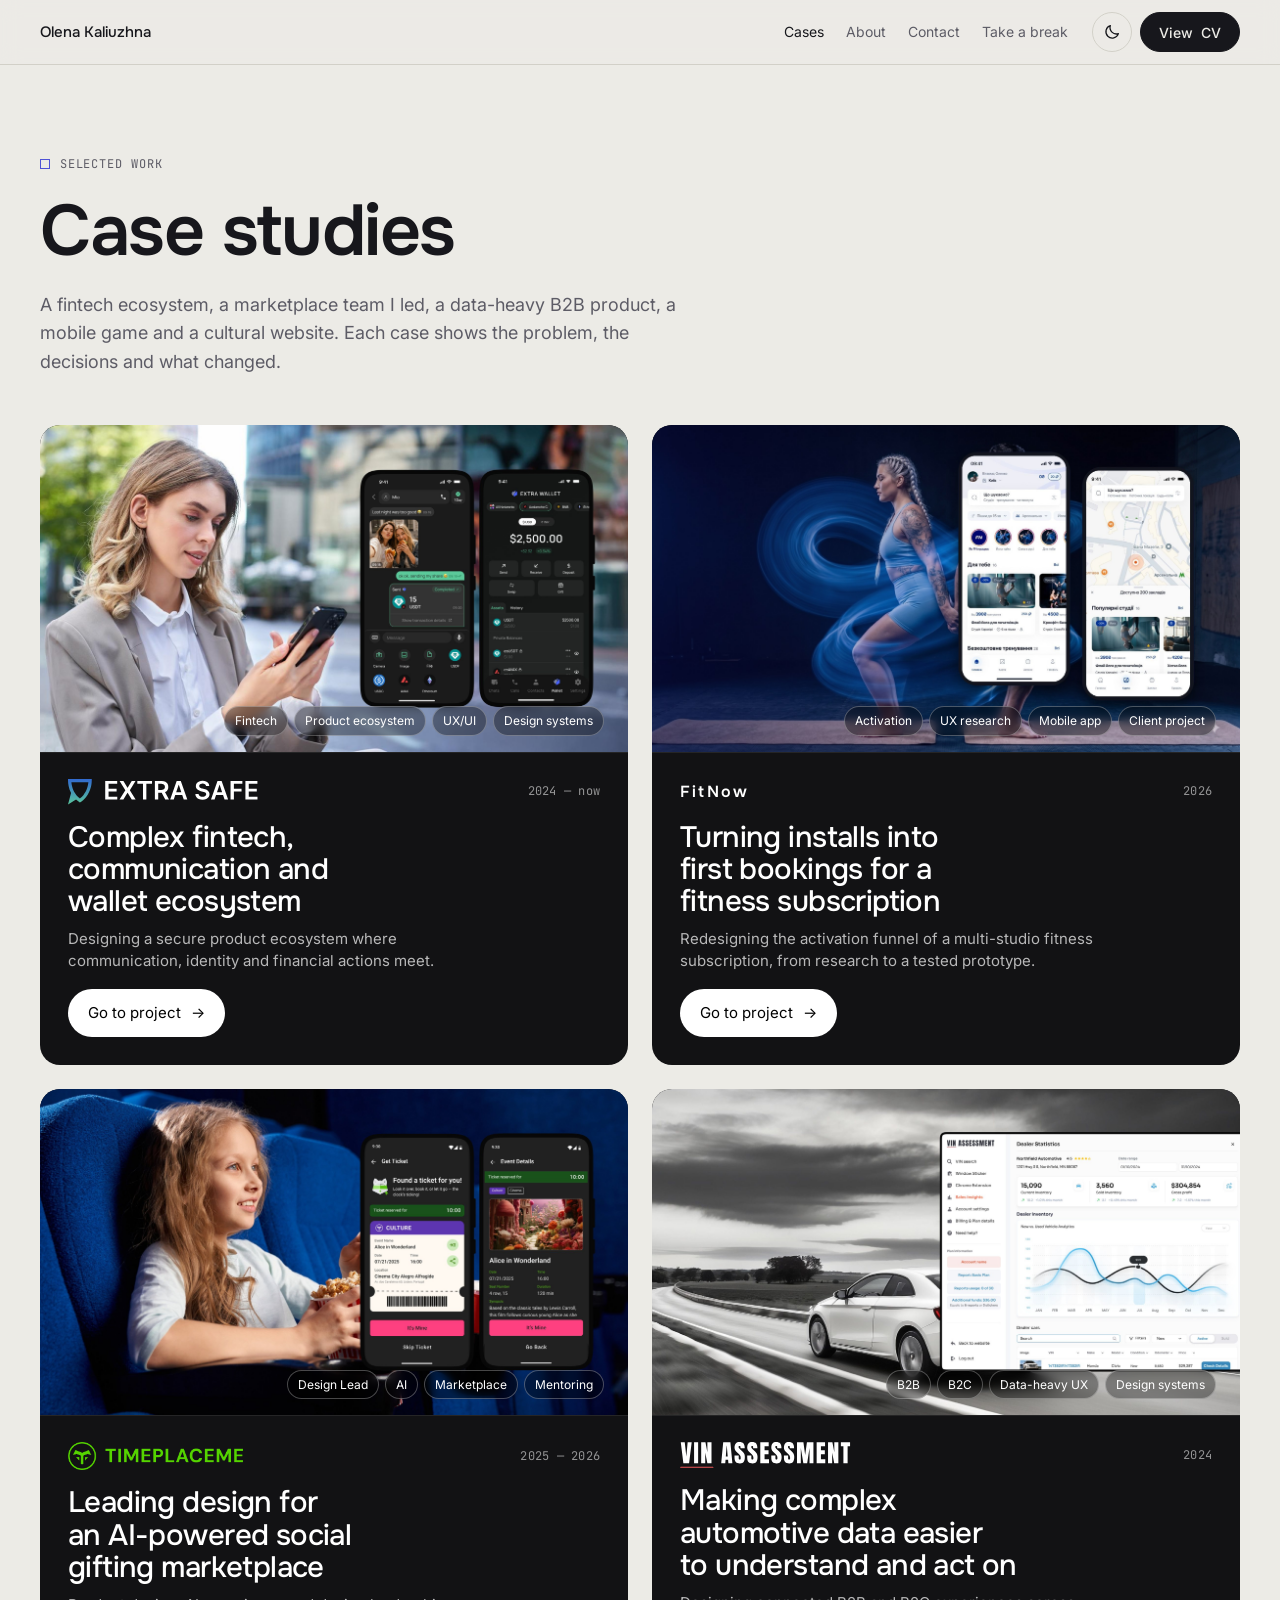
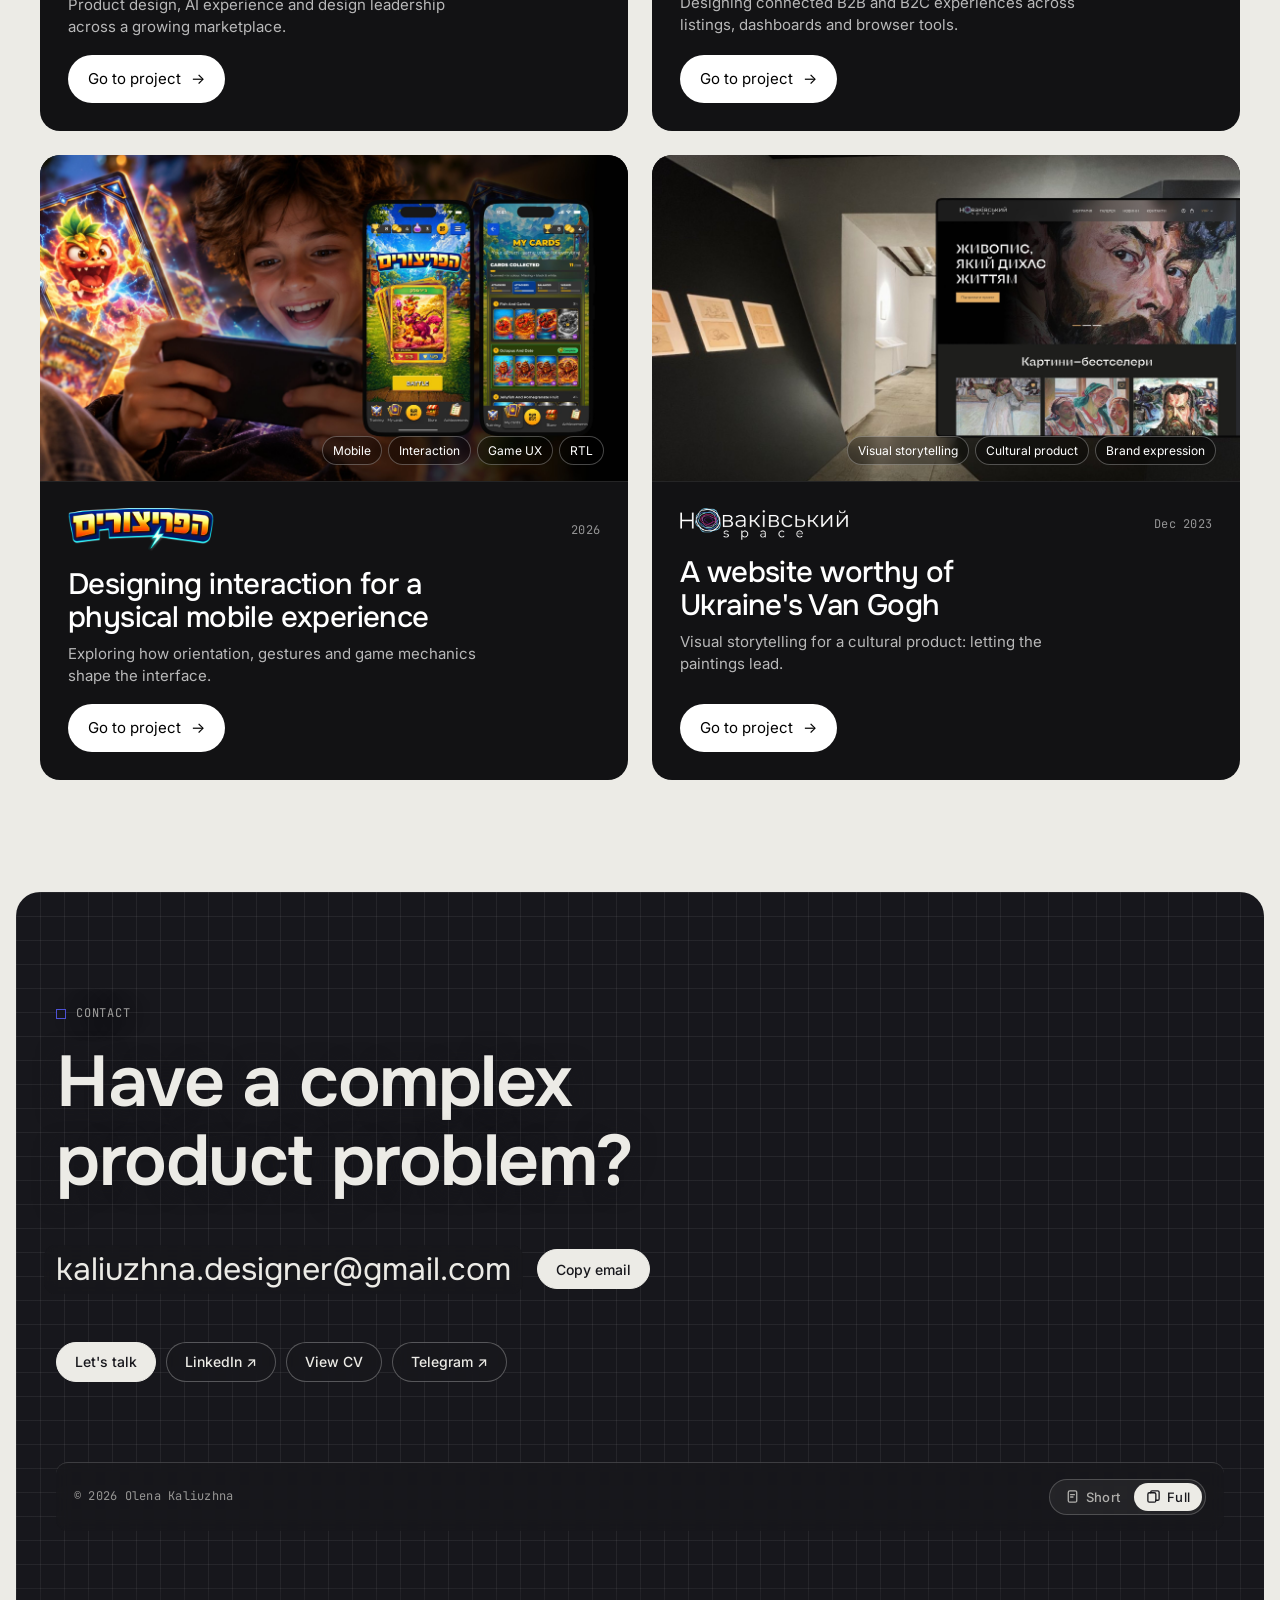
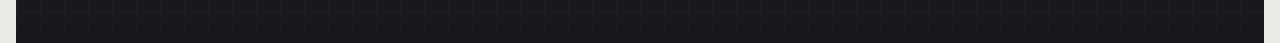
<file: cases.html>
<!doctype html>
<html lang="en">
<head>
<meta charset="utf-8">
<meta name="viewport" content="width=device-width, initial-scale=1, viewport-fit=cover">
<title>Cases — Olena Kaliuzhna</title>
<meta name="description" content="Case studies by Olena Kaliuzhna, Product Designer.">
<link rel="preconnect" href="https://fonts.googleapis.com">
<link rel="preconnect" href="https://fonts.gstatic.com" crossorigin>
<link rel="stylesheet" href="https://fonts.googleapis.com/css2?family=Inter:wght@400;500;600&family=Onest:wght@500;600&family=JetBrains+Mono:wght@400;500&display=swap">
<link rel="stylesheet" href="styles.css?v=202610181628">
<script>try{var t=localStorage.getItem('ok-theme');if(t)document.documentElement.setAttribute('data-theme',t);}catch(e){}</script>
</head>
<body>
<header class="nav">
  <div class="wrap">
    <a class="brand" href="index.html">Olena Kaliuzhna</a>
    <nav class="nav-links" aria-label="Pages"><a href="cases.html" aria-current="page">Cases</a><a href="about.html">About</a><a href="contact.html">Contact</a><a href="break.html">Take a break</a></nav>
    <div class="nav-actions">
      <button class="btn ghost icon-btn theme-btn" id="theme" type="button" aria-label="Switch colour theme">
        <svg class="i-moon" viewBox="0 0 24 24" fill="none" stroke="currentColor" stroke-width="1.7" stroke-linecap="round" stroke-linejoin="round" aria-hidden="true"><path d="M20.5 14.2A8.5 8.5 0 0 1 9.8 3.5a8.5 8.5 0 1 0 10.7 10.7z"/></svg>
        <svg class="i-sun" viewBox="0 0 24 24" fill="none" stroke="currentColor" stroke-width="1.7" stroke-linecap="round" aria-hidden="true"><circle cx="12" cy="12" r="4.2"/><path d="M12 2.5v2M12 19.5v2M2.5 12h2M19.5 12h2M5.3 5.3l1.4 1.4M17.3 17.3l1.4 1.4M5.3 18.7l1.4-1.4M17.3 6.7l1.4-1.4"/></svg>
      </button>
      <button class="btn" type="button" data-cv><span class="cv-label">View</span> CV</button>
    </div>
  </div>
</header>

<main id="top" class="page-cases">
  <section class="cases-head">
    <div class="wrap">
      <div class="eyebrow">Selected work</div>
      <h1>Case studies</h1>
      <p>A fintech ecosystem, a marketplace team I led, a data-heavy B2B product, a mobile game and a cultural website. Each case shows the problem, the decisions and what changed.</p>
    </div>
  </section>
  <section class="cases-list">
    <div class="wrap gcase-grid">
      <a class="gcase" href="case-extra-safe.html" style="--tint:#3169CF" aria-label="Extra Safe: Complex fintech, communication and wallet ecosystem. Go to project">
        <div class="gcase-img"><img src="extra-safe-card-bg.jpg" alt="" loading="lazy" width="2400" height="1334"><div class="gcase-tags" aria-label="Tags"><span>Fintech</span><span>Product ecosystem</span><span>UX/UI</span><span>Design systems</span></div></div>
        <div class="gcase-body">
          <div class="gcase-top"><div class="gcase-logo"><svg viewBox="0 0 124 17" fill="currentColor" xmlns="http://www.w3.org/2000/svg" role="img" aria-label="Extra Safe"><defs><linearGradient id="es-g" x1="7.774" x2="7.774" y1="0" y2="16.747" gradientUnits="userSpaceOnUse"><stop stop-color="#3169CF"/><stop offset="1" stop-color="#5AC59C"/></linearGradient></defs><path fill="url(#es-g)" d="m0 0 .016 1.098c.03 1.784.366 4.853 1.994 8.008-.32 1.23-.647 2.453-.966 3.684Q.528 14.762 0 16.747q2.619-1.661 5.25-3.31c.779.74 1.636 1.402 2.524 1.994 1.472-.974 2.858-2.166 3.949-3.521 3.217-4.004 3.77-8.483 3.809-10.804l.015-1.098H0zm10.04 10.547c-.389.483-.84.919-1.285 1.347-.32.273-.646.538-.966.81-.335-.272-.67-.537-1.005-.81-.444-.428-.895-.864-1.285-1.347C3.124 7.595 2.407 4.33 2.22 2.157h11.092c-.18 2.174-.896 5.438-3.272 8.39"/><path d="M24.338 13.36V1.297h7.844V3.13h-5.66v3.274h5.254v1.832h-5.253v3.292h5.707v1.831zM36.237 1.298l2.656 4.417h.094l2.668-4.417h2.491l-3.716 6.03 3.775 6.031h-2.532l-2.686-4.387h-.094l-2.685 4.387h-2.52l3.81-6.03-3.764-6.03zM45.332 3.13V1.298h9.622V3.13h-3.727v10.23h-2.168V3.13zM56.81 13.36V1.297h4.522q1.39 0 2.332.483.95.483 1.432 1.355.488.865.488 2.02 0 1.16-.494 2.014-.489.848-1.443 1.313-.954.46-2.344.46h-3.221V7.127h2.926q.813 0 1.331-.223.519-.23.766-.666.253-.441.253-1.083t-.253-1.096a1.6 1.6 0 0 0-.771-.695q-.52-.24-1.337-.241h-2.003v10.235zm6.23-5.466 2.986 5.465h-2.438l-2.933-5.465zM69.144 13.36h-2.332l4.246-12.062h2.698l4.252 12.061h-2.332l-3.222-9.587h-.094zm.077-4.73h6.36v1.755h-6.36zM90.265 4.614q-.083-.772-.695-1.202-.606-.43-1.579-.43-.683 0-1.172.207-.489.206-.748.56a1.36 1.36 0 0 0-.265.806q0 .377.171.654.177.276.477.47.3.189.666.319.365.13.736.218l1.13.282q.684.16 1.314.43.636.271 1.136.683.507.412.801.996.295.582.295 1.366 0 1.06-.542 1.867-.541.801-1.566 1.254-1.02.448-2.468.448-1.407 0-2.444-.436-1.03-.435-1.614-1.272-.578-.837-.624-2.038h2.15q.046.63.388 1.049.341.417.89.624.553.206 1.236.206.712 0 1.249-.212.542-.218.848-.6a1.45 1.45 0 0 0 .312-.908q-.006-.471-.277-.777-.27-.312-.76-.518a7.3 7.3 0 0 0-1.13-.377l-1.373-.354q-1.49-.383-2.355-1.16-.86-.783-.86-2.079 0-1.065.577-1.867.584-.8 1.584-1.242 1.002-.448 2.268-.448 1.283 0 2.25.448.971.442 1.525 1.23.554.785.57 1.803zM95.834 13.36h-2.332l4.246-12.062h2.697l4.252 12.061h-2.332l-3.221-9.587h-.094zm.077-4.73h6.36v1.755h-6.36zM106.286 13.36V1.297h7.727V3.13h-5.542v3.274h5.012v1.832h-5.012v5.123zM116.003 13.36V1.297h7.845V3.13h-5.66v3.274h5.253v1.832h-5.253v3.292h5.707v1.831z"/></svg></div><span class="mono">2024 — now</span></div>
          <h2>Complex fintech, communication and wallet ecosystem</h2>
          <p class="gcase-sub">Designing a secure product ecosystem where communication, identity and financial actions meet.</p>
          <span class="gcase-btn">Go to project <i aria-hidden="true">→</i></span>
        </div>
      </a>
      <a class="gcase" href="case-fitnow.html" style="--tint:#02066F" aria-label="FitNow: Turning installs into first bookings for a fitness subscription. Go to project">
        <div class="gcase-img"><img src="fn-card-bg.jpg" alt="" loading="lazy" width="2400" height="1334"><div class="gcase-tags" aria-label="Tags"><span>Activation</span><span>UX research</span><span>Mobile app</span><span>Client project</span></div></div>
        <div class="gcase-body">
          <div class="gcase-top"><div class="gcase-logo"><span class="proj-word">FitNow</span></div><span class="mono">2026</span></div>
          <h2>Turning installs into first bookings for a fitness subscription</h2>
          <p class="gcase-sub">Redesigning the activation funnel of a multi-studio fitness subscription, from research to a tested prototype.</p>
          <span class="gcase-btn">Go to project <i aria-hidden="true">→</i></span>
        </div>
      </a>
      <a class="gcase" href="case-timeplaceme.html" style="--tint:#8BC34A" aria-label="TIMEPLACEME, Inc: Leading design for an AI-powered social gifting marketplace. Go to project">
        <div class="gcase-img"><img src="tpm-card-bg-v2.jpg" alt="" loading="lazy" width="2400" height="1334"><div class="gcase-tags" aria-label="Tags"><span>Design Lead</span><span>AI</span><span>Marketplace</span><span>Mentoring</span></div></div>
        <div class="gcase-body">
          <div class="gcase-top"><div class="gcase-logo"><img src="timeplaceme.png" alt="TIMEPLACEME, Inc" class="proj-logo-img"></div><span class="mono">2025 — 2026</span></div>
          <h2>Leading design for an AI-powered social gifting marketplace</h2>
          <p class="gcase-sub">Product design, AI experience and design leadership across a growing marketplace.</p>
          <span class="gcase-btn">Go to project <i aria-hidden="true">→</i></span>
        </div>
      </a>
      <a class="gcase" href="case-vinassessment.html" style="--tint:#EA5557" aria-label="VinAssessment: Making complex automotive data easier to understand and act on. Go to project">
        <div class="gcase-img"><img src="vin-card-bg.jpg" alt="" loading="lazy" width="2400" height="1334"><div class="gcase-tags" aria-label="Tags"><span>B2B</span><span>B2C</span><span>Data-heavy UX</span><span>Design systems</span></div></div>
        <div class="gcase-body">
          <div class="gcase-top"><div class="gcase-logo"><svg viewBox="0 0 223 34" fill="currentColor" xmlns="http://www.w3.org/2000/svg" role="img" aria-label="VinAssessment"><path d="M1 33L43 33" stroke="#EA5557" stroke-width="1.5" stroke-linecap="round" fill="none"/><path d="M4.4 27.8L1 0.2H6.2L8.3 19L10 0.2H15.3L11.9 27.8H4.4Z"/><path d="M18.4 27.8V0.3H23.7V27.8H18.4Z"/><path d="M27.7 27.8V0.3H33.3L35.8 13.4V0.3H41.2V27.8H35.8L33 14V27.8H27.7Z"/><path d="M53.9 27.8L56.5 0.3H65.9L68.5 27.8H63.3L62.9 23.3H59.6L59.2 27.8H53.9ZM59.9 18.9H62.4L61.2 4.9H61L59.9 18.9Z"/><path d="M78.4 28C75.9 28 74.1 27.4 73 26.1C71.9 24.9 71.3 22.9 71.3 20.2V17.5H76.8V20.9C76.8 21.5 76.9 22 77.1 22.4C77.3 22.8 77.6 22.9 78.1 22.9C78.6 22.9 78.9 22.8 79.1 22.5C79.3 22.2 79.4 21.7 79.4 21.1C79.4 20.2 79.3 19.5 79.2 19C79 18.4 78.7 17.8 78.3 17.3C77.9 16.8 77.3 16.2 76.6 15.5L74.1 13.2C72.3 11.4 71.3 9.4 71.3 7.2C71.3 4.9 71.9 3.1 73 1.8C74.1 0.6 75.6 0 77.7 0C80.2 0 82 0.7 83.1 2C84.1 3.4 84.7 5.4 84.7 8.1H79.1V6.3C79.1 5.9 79 5.6 78.7 5.4C78.5 5.2 78.2 5.1 77.9 5.1C77.4 5.1 77.1 5.2 76.9 5.4C76.7 5.7 76.6 6 76.6 6.4C76.6 6.8 76.7 7.2 76.9 7.6C77.1 8.1 77.5 8.6 78.2 9.2L81.3 12.2C82 12.8 82.6 13.5 83.1 14.1C83.6 14.8 84 15.6 84.4 16.5C84.7 17.4 84.8 18.5 84.8 19.7C84.8 22.3 84.4 24.3 83.4 25.8C82.5 27.3 80.8 28 78.4 28Z"/><path d="M95 28C92.5 28 90.7 27.4 89.5 26.1C88.4 24.9 87.9 22.9 87.9 20.2V17.5H93.3V20.9C93.3 21.5 93.4 22 93.6 22.4C93.8 22.8 94.1 22.9 94.6 22.9C95.1 22.9 95.5 22.8 95.7 22.5C95.9 22.2 96 21.7 96 21.1C96 20.2 95.9 19.5 95.7 19C95.5 18.4 95.2 17.8 94.8 17.3C94.4 16.8 93.9 16.2 93.1 15.5L90.7 13.2C88.8 11.4 87.9 9.4 87.9 7.2C87.9 4.9 88.4 3.1 89.5 1.8C90.6 0.6 92.2 0 94.2 0C96.8 0 98.6 0.7 99.6 2C100.7 3.4 101.2 5.4 101.2 8.1H95.6V6.3C95.6 5.9 95.5 5.6 95.3 5.4C95.1 5.2 94.8 5.1 94.4 5.1C94 5.1 93.7 5.2 93.5 5.4C93.3 5.7 93.2 6 93.2 6.4C93.2 6.8 93.3 7.2 93.5 7.6C93.7 8.1 94.1 8.6 94.7 9.2L97.9 12.2C98.5 12.8 99.1 13.5 99.6 14.1C100.2 14.8 100.6 15.6 100.9 16.5C101.2 17.4 101.4 18.5 101.4 19.7C101.4 22.3 100.9 24.3 100 25.8C99 27.3 97.3 28 95 28Z"/><path d="M105 27.8V0.3H116V5.6H110.6V10.9H115.8V16.1H110.6V22.4H116.4V27.8H105Z"/><path d="M126.5 28C124 28 122.1 27.4 121 26.1C119.9 24.9 119.4 22.9 119.4 20.2V17.5H124.8V20.9C124.8 21.5 124.9 22 125.1 22.4C125.3 22.8 125.6 22.9 126.1 22.9C126.6 22.9 127 22.8 127.1 22.5C127.3 22.2 127.4 21.7 127.4 21.1C127.4 20.2 127.4 19.5 127.2 19C127 18.4 126.7 17.8 126.3 17.3C125.9 16.8 125.3 16.2 124.6 15.5L122.1 13.2C120.3 11.4 119.4 9.4 119.4 7.2C119.4 4.9 119.9 3.1 121 1.8C122.1 0.6 123.7 0 125.7 0C128.3 0 130 0.7 131.1 2C132.2 3.4 132.7 5.4 132.7 8.1H127.1V6.3C127.1 5.9 127 5.6 126.8 5.4C126.6 5.2 126.3 5.1 125.9 5.1C125.5 5.1 125.1 5.2 124.9 5.4C124.7 5.7 124.6 6 124.6 6.4C124.6 6.8 124.7 7.2 125 7.6C125.2 8.1 125.6 8.6 126.2 9.2L129.4 12.2C130 12.8 130.6 13.5 131.1 14.1C131.6 14.8 132.1 15.6 132.4 16.5C132.7 17.4 132.9 18.5 132.9 19.7C132.9 22.3 132.4 24.3 131.4 25.8C130.5 27.3 128.8 28 126.5 28Z"/><path d="M143 28C140.5 28 138.7 27.4 137.6 26.1C136.5 24.9 135.9 22.9 135.9 20.2V17.5H141.4V20.9C141.4 21.5 141.4 22 141.6 22.4C141.8 22.8 142.2 22.9 142.7 22.9C143.2 22.9 143.5 22.8 143.7 22.5C143.9 22.2 144 21.7 144 21.1C144 20.2 143.9 19.5 143.7 19C143.6 18.4 143.3 17.8 142.9 17.3C142.4 16.8 141.9 16.2 141.2 15.5L138.7 13.2C136.8 11.4 135.9 9.4 135.9 7.2C135.9 4.9 136.5 3.1 137.5 1.8C138.6 0.6 140.2 0 142.3 0C144.8 0 146.6 0.7 147.6 2C148.7 3.4 149.2 5.4 149.2 8.1H143.6V6.3C143.6 5.9 143.5 5.6 143.3 5.4C143.1 5.2 142.8 5.1 142.4 5.1C142 5.1 141.7 5.2 141.5 5.4C141.3 5.7 141.2 6 141.2 6.4C141.2 6.8 141.3 7.2 141.5 7.6C141.7 8.1 142.1 8.6 142.7 9.2L145.9 12.2C146.5 12.8 147.1 13.5 147.7 14.1C148.2 14.8 148.6 15.6 148.9 16.5C149.3 17.4 149.4 18.5 149.4 19.7C149.4 22.3 148.9 24.3 148 25.8C147 27.3 145.4 28 143 28Z"/><path d="M153 27.8V0.3H161.4L163.7 17L166 0.3H174.5V27.8H169.4V7.9L166.3 27.8H161.3L158 7.9V27.8H153Z"/><path d="M178.7 27.8V0.3H189.7V5.6H184.3V10.9H189.4V16.1H184.3V22.4H190V27.8H178.7Z"/><path d="M193.6 27.8V0.3H199.3L201.8 13.4V0.3H207.1V27.8H201.7L199 14V27.8H193.6Z"/><path d="M213.7 27.8V5.5H210.4V0.3H222.4V5.5H219.2V27.8H213.7Z"/></svg></div><span class="mono">2024</span></div>
          <h2>Making complex automotive data easier to understand and act on</h2>
          <p class="gcase-sub">Designing connected B2B and B2C experiences across listings, dashboards and browser tools.</p>
          <span class="gcase-btn">Go to project <i aria-hidden="true">→</i></span>
        </div>
      </a>
      <a class="gcase" href="case-fruit-fight.html" style="--tint:#F5B800" aria-label="Fruit Fight: Designing interaction for a physical mobile experience. Go to project">
        <div class="gcase-img"><img src="ff-card-bg-v2.jpg" alt="" loading="lazy" width="2400" height="1334"><div class="gcase-tags" aria-label="Tags"><span>Mobile</span><span>Interaction</span><span>Game UX</span><span>RTL</span></div></div>
        <div class="gcase-body">
          <div class="gcase-top"><div class="gcase-logo"><img src="fruit-fight.png" alt="Fruit Fight" class="proj-logo-img"></div><span class="mono">2026</span></div>
          <h2>Designing interaction for a physical mobile experience</h2>
          <p class="gcase-sub">Exploring how orientation, gestures and game mechanics shape the interface.</p>
          <span class="gcase-btn">Go to project <i aria-hidden="true">→</i></span>
        </div>
      </a>
      <a class="gcase" href="case-novakivsky.html" style="--tint:#B08D57" aria-label="Novakivsky Art Gallery: A website worthy of Ukraine&#x27;s Van Gogh. Go to project">
        <div class="gcase-img"><img src="nv-card-bg-v2.jpg" alt="" loading="lazy" width="2400" height="1334"><div class="gcase-tags" aria-label="Tags"><span>Visual storytelling</span><span>Cultural product</span><span>Brand expression</span></div></div>
        <div class="gcase-body">
          <div class="gcase-top"><div class="gcase-logo"><img src="novakivsky.png" alt="Novakivsky Art Gallery" class="proj-logo-img"></div><span class="mono">Dec 2023</span></div>
          <h2>A website worthy of Ukraine&#x27;s Van Gogh</h2>
          <p class="gcase-sub">Visual storytelling for a cultural product: letting the paintings lead.</p>
          <span class="gcase-btn">Go to project <i aria-hidden="true">→</i></span>
        </div>
      </a>
    </div>
  </section>
  <section id="contact" class="contact cta-pulse">
    <div class="grid-pulse" data-grid-pulse aria-hidden="true"></div>
    <div class="wrap">
      <div class="eyebrow">Contact</div>
      <h2>Have a complex product problem?</h2>
      <div class="mail-row">
        <span class="mail" id="mail">kaliuzhna.designer@gmail.com</span>
        <button class="btn" id="copy" type="button">Copy email</button>
        <span class="toast mono" id="toast" aria-live="polite"></span>
      </div>
      <div class="socials">
        <a class="btn" href="mailto:kaliuzhna.designer@gmail.com?subject=Product%20Designer">Let's talk</a>
        <a class="btn ghost" href="https://www.linkedin.com/in/kaliuzhnaolena/" target="_blank" rel="noopener">LinkedIn ↗</a>
        <button class="btn ghost" type="button" data-cv>View CV</button>
        <a class="btn ghost" href="https://t.me/kaliuzhnaolena" target="_blank" rel="noopener">Telegram ↗</a>
      </div>
      <div class="foot mono"><span>© 2026 Olena Kaliuzhna</span><div class="ver-switch" role="group" aria-label="Site version"><a class="vs-opt" href="https://olena-kaliuzhna-design.github.io/portfolio/" title="Short version: everything on one page"><svg viewBox="0 0 16 16" aria-hidden="true"><rect x="3.5" y="2" width="9" height="12" rx="1.6"/><path d="M6 6h4M6 8.5h2.5"/></svg><span>Short</span></a><span class="vs-opt is-on" aria-current="page" title="Full version"><svg viewBox="0 0 16 16" aria-hidden="true"><rect x="2" y="4" width="8.5" height="10" rx="1.6"/><path d="M5 4V3.4C5 2.6 5.6 2 6.4 2h6.1c.8 0 1.5.6 1.5 1.4v7.2c0 .8-.7 1.4-1.5 1.4h-2"/></svg><span>Full</span></span></div></div>
    </div>
  </section>
</main>
<div class="cv-view" id="cv-view" role="dialog" aria-modal="true" aria-label="CV of Olena Kaliuzhna" hidden>
  <div class="cv-panel">
    <div class="cv-bar">
      <span class="mono">CV · Olena Kaliuzhna · Product Designer</span>
      <a class="btn ghost" href="cv.pdf" download="Olena_Kaliuzhna_CV.pdf" target="_blank" rel="noopener">Download PDF</a>
      <button class="btn icon-btn" type="button" id="cv-close" aria-label="Close CV">✕</button>
    </div>
    <div class="cv-scroll"><img src="cv.jpg" alt="CV of Olena Kaliuzhna, Product Designer: summary, skills, experience, education" loading="lazy" width="1500" height="3908"></div>
  </div>
</div>
<script src="confetti.js"></script>
<script src="main.js"></script>
<script src="testimonials.js"></script>
<script src="ballpit.js" defer></script>
<script src="gridpulse.js" defer></script>
</body>
</html>
</file>
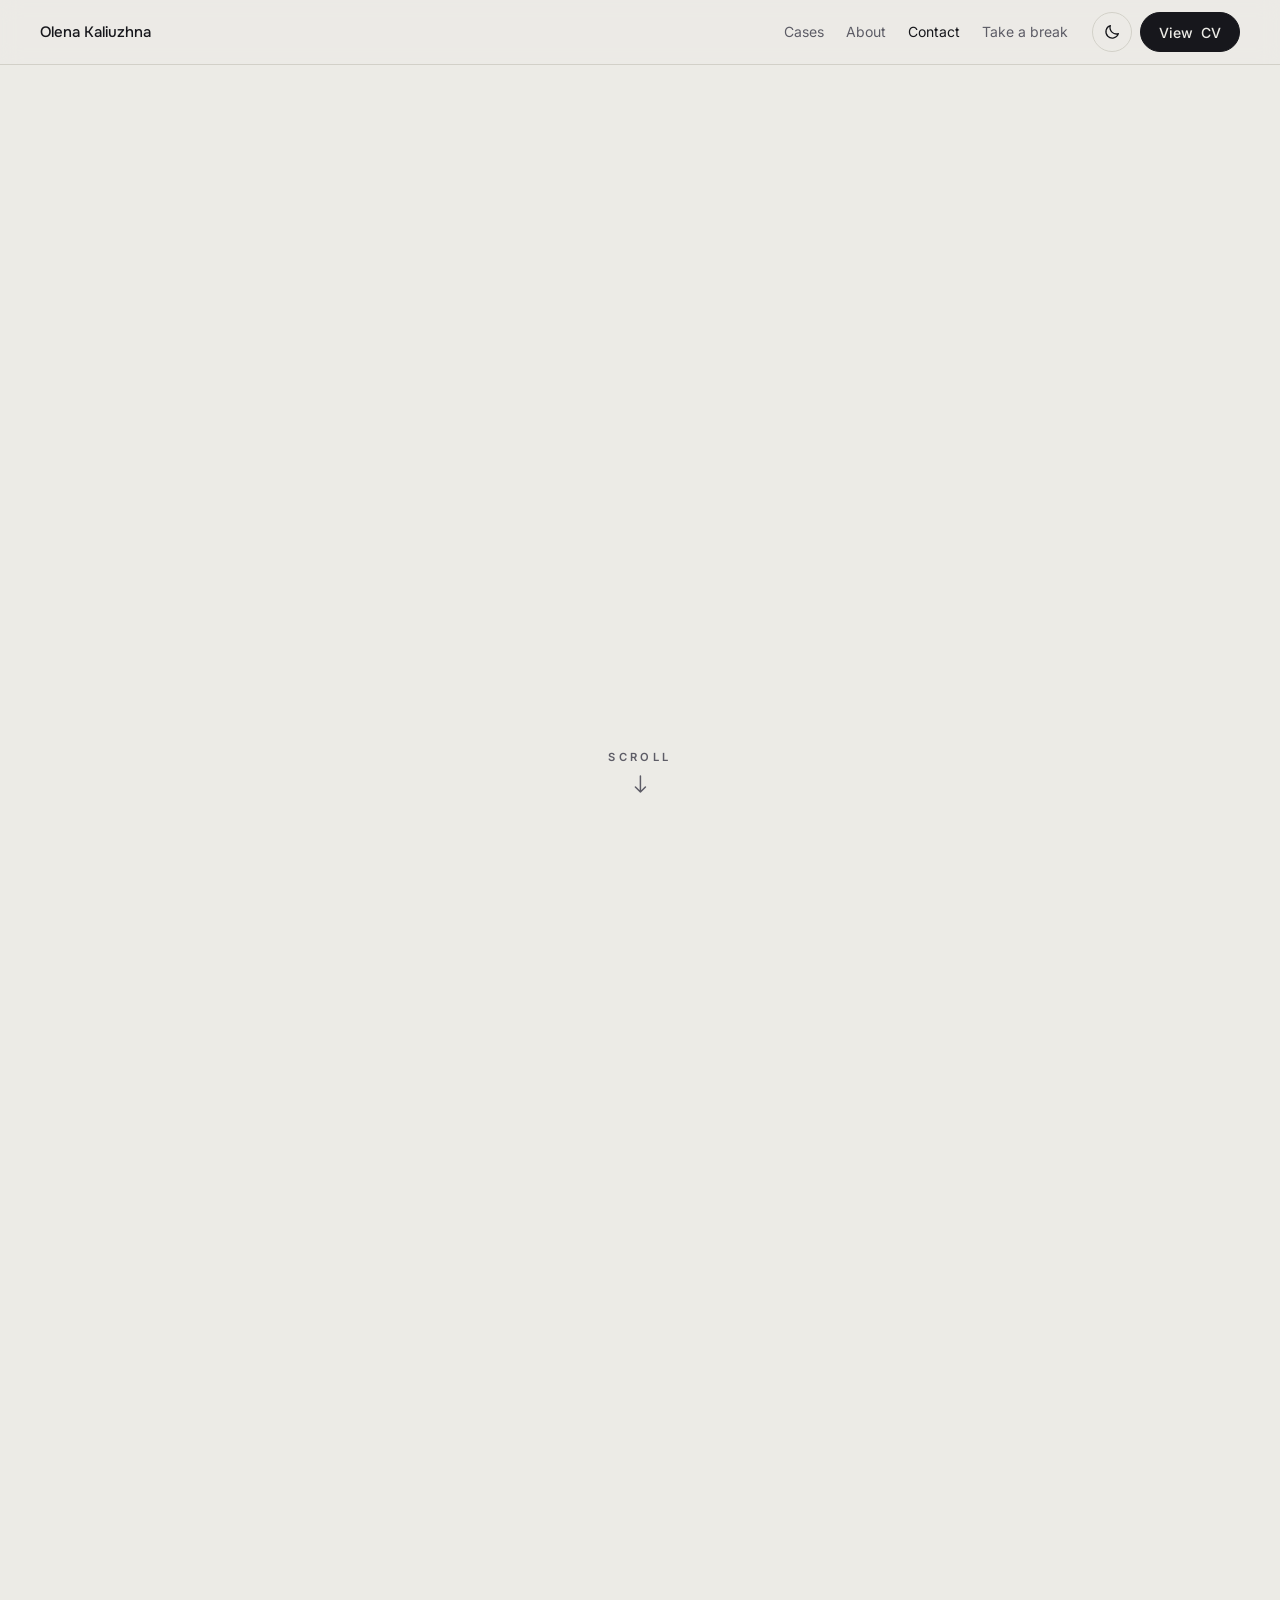
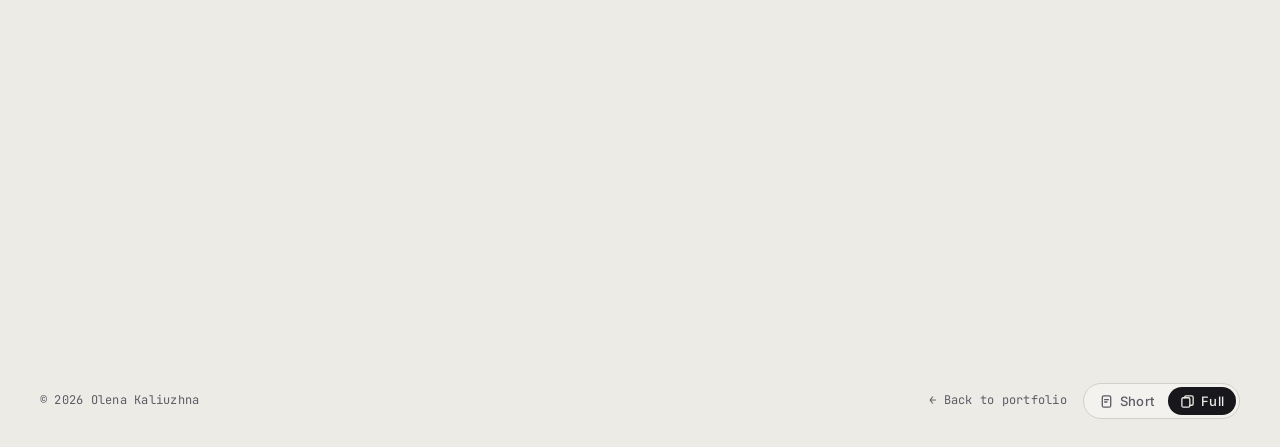
<file: contact.html>
<!doctype html>
<html lang="en">
<head>
<meta charset="utf-8">
<meta name="viewport" content="width=device-width, initial-scale=1, viewport-fit=cover">
<title>Contact — Olena Kaliuzhna</title>
<meta name="description" content="Get in touch with Olena Kaliuzhna, Product Designer: email, Telegram, LinkedIn.">
<link rel="preconnect" href="https://fonts.googleapis.com">
<link rel="preconnect" href="https://fonts.gstatic.com" crossorigin>
<link rel="stylesheet" href="https://fonts.googleapis.com/css2?family=Inter:wght@400;500;600&family=Onest:wght@500;600&family=JetBrains+Mono:wght@400;500&display=swap">
<link rel="stylesheet" href="styles.css?v=202610181628">
<script>try{var t=localStorage.getItem('ok-theme');if(t)document.documentElement.setAttribute('data-theme',t);}catch(e){}</script>
</head>
<body>
<header class="nav">
  <div class="wrap">
    <a class="brand" href="index.html">Olena Kaliuzhna</a>
    <nav class="nav-links" aria-label="Pages"><a href="cases.html">Cases</a><a href="about.html">About</a><a href="contact.html" aria-current="page">Contact</a><a href="break.html">Take a break</a></nav>
    <div class="nav-actions">
      <button class="btn ghost icon-btn theme-btn" id="theme" type="button" aria-label="Switch colour theme">
        <svg class="i-moon" viewBox="0 0 24 24" fill="none" stroke="currentColor" stroke-width="1.7" stroke-linecap="round" stroke-linejoin="round" aria-hidden="true"><path d="M20.5 14.2A8.5 8.5 0 0 1 9.8 3.5a8.5 8.5 0 1 0 10.7 10.7z"/></svg>
        <svg class="i-sun" viewBox="0 0 24 24" fill="none" stroke="currentColor" stroke-width="1.7" stroke-linecap="round" aria-hidden="true"><circle cx="12" cy="12" r="4.2"/><path d="M12 2.5v2M12 19.5v2M2.5 12h2M19.5 12h2M5.3 5.3l1.4 1.4M17.3 17.3l1.4 1.4M5.3 18.7l1.4-1.4M17.3 6.7l1.4-1.4"/></svg>
      </button>
      <button class="btn" type="button" data-cv><span class="cv-label">View</span> CV</button>
    </div>
  </div>
</header>

<main id="top" class="page-contact">
  <section class="lw" id="lw" aria-label="Let's work together">
    <div class="lw-stick">
    <div class="lw-in">
      <div class="lw-intro">
        <div class="lw-status"><span class="lw-dot" aria-hidden="true"></span>Open to Product Designer roles</div>
        <button class="lw-trigger" type="button" id="lw-open" aria-controls="lw-done" aria-expanded="false">
          <span class="lw-line l" aria-hidden="true"></span>
          <span class="lw-title"><span class="lw-row"><span>Let's work</span></span><span class="lw-row"><span class="lw-muted">together</span></span></span>
          <span class="lw-circle" aria-hidden="true"><i></i><svg viewBox="0 0 24 24" aria-hidden="true"><path d="M7 17L17 7M8 7h9v9"/></svg></span>
          <span class="lw-line r" aria-hidden="true"></span>
        </button>
        <div class="lw-foot">
          <p>Have a complex product problem? Let’s talk.</p>
          <span class="mono">kaliuzhna.designer@gmail.com</span>
        </div>
      </div>
      <div class="lw-done" id="lw-done" aria-hidden="true">
        <span class="lw-kicker">Perfect</span>
        <h1 class="lw-h">Let's talk</h1>
        <div class="lw-mail"><span class="mail" id="mail">kaliuzhna.designer@gmail.com</span><button class="btn" id="copy" type="button">Copy email</button><span class="toast mono" id="toast" aria-live="polite"></span></div>
        <ul class="lw-links">
          <li><a href="mailto:kaliuzhna.designer@gmail.com"><span>Email</span><b>kaliuzhna.designer@gmail.com</b><svg viewBox="0 0 24 24" aria-hidden="true"><path d="M7 17L17 7M8 7h9v9"/></svg></a></li>
          <li><a href="https://t.me/kaliuzhnaolena" target="_blank" rel="noopener"><span>Telegram</span><b>@kaliuzhnaolena</b><svg viewBox="0 0 24 24" aria-hidden="true"><path d="M7 17L17 7M8 7h9v9"/></svg></a></li>
          <li><a href="https://www.linkedin.com/in/kaliuzhnaolena/" target="_blank" rel="noopener"><span>LinkedIn</span><b>in/kaliuzhnaolena</b><svg viewBox="0 0 24 24" aria-hidden="true"><path d="M7 17L17 7M8 7h9v9"/></svg></a></li>
          <li><button type="button" data-cv><span>CV</span><b>View my CV</b><svg viewBox="0 0 24 24" aria-hidden="true"><path d="M7 17L17 7M8 7h9v9"/></svg></button></li>
        </ul>
        <span class="lw-sub">Kyiv, Ukraine · Remote · UTC+3</span>
      </div>
      <div class="lw-scroll" aria-hidden="true">Scroll<svg viewBox="0 0 14 18"><path d="M7 1v16M2 12l5 5 5-5"/></svg></div>
    </div>
    </div>
  </section>


  <footer class="contact-foot wrap mono"><span>© 2026 Olena Kaliuzhna</span><span class="foot-end"><a href="index.html">← Back to portfolio</a><div class="ver-switch" role="group" aria-label="Site version"><a class="vs-opt" href="https://olena-kaliuzhna-design.github.io/portfolio/" title="Short version: everything on one page"><svg viewBox="0 0 16 16" aria-hidden="true"><rect x="3.5" y="2" width="9" height="12" rx="1.6"/><path d="M6 6h4M6 8.5h2.5"/></svg><span>Short</span></a><span class="vs-opt is-on" aria-current="page" title="Full version"><svg viewBox="0 0 16 16" aria-hidden="true"><rect x="2" y="4" width="8.5" height="10" rx="1.6"/><path d="M5 4V3.4C5 2.6 5.6 2 6.4 2h6.1c.8 0 1.5.6 1.5 1.4v7.2c0 .8-.7 1.4-1.5 1.4h-2"/></svg><span>Full</span></span></div></span></footer>
</main>
<div class="cv-view" id="cv-view" role="dialog" aria-modal="true" aria-label="CV of Olena Kaliuzhna" hidden>
  <div class="cv-panel">
    <div class="cv-bar">
      <span class="mono">CV · Olena Kaliuzhna · Product Designer</span>
      <a class="btn ghost" href="cv.pdf" download="Olena_Kaliuzhna_CV.pdf" target="_blank" rel="noopener">Download PDF</a>
      <button class="btn icon-btn" type="button" id="cv-close" aria-label="Close CV">✕</button>
    </div>
    <div class="cv-scroll"><img src="cv.jpg" alt="CV of Olena Kaliuzhna, Product Designer: summary, skills, experience, education" loading="lazy" width="1500" height="3908"></div>
  </div>
</div>
<script src="confetti.js"></script>
<script src="main.js"></script>
<script src="contact.js"></script>
</body>
</html>
</file>
<file: styles.css>
/* Layout: a designer's canvas — warm grey "artboard" ground, Figma-style selection frame in the hero,
   mono measurement labels as the recurring detail, content in a 1160px column. */
:root{
  --paper:#ECEBE6; --surface:#F7F6F2; --ink:#17171C; --muted:#5D5C66; --line:#D2D0C8;
  --accent:#4F53D6; --accent-ink:#FFFFFF; --accent-soft:#DCDDF8; --sage-soft:#D6E0D1; --sand-soft:#E6DCC7;
  --shade:rgba(23,23,28,.06);
  --f-display:"Onest",system-ui,-apple-system,"Segoe UI",sans-serif;
  --f-body:"Inter",system-ui,-apple-system,"Segoe UI",sans-serif;
  --f-mono:"JetBrains Mono",ui-monospace,"SFMono-Regular",Menlo,monospace;
  --s-1:.75rem; --s0:.9375rem; --s1:1.125rem; --s2:1.5rem; --s3:2.25rem; --s4:clamp(2.25rem,5.6vw,4.5rem);
  --wrap:1520px; --r:14px;
}
@media (prefers-color-scheme:dark){:root:not([data-theme="light"]){
  --paper:#131211; --surface:#1C1B19; --ink:#EDEBE6; --muted:#A3A09A; --line:#302E2B;
  --accent:#9A9DFF; --accent-ink:#131211; --accent-soft:#272846; --sage-soft:#222C20; --sand-soft:#332D22;
  --shade:rgba(0,0,0,.35); color-scheme:dark}}
:root[data-theme="dark"]{
  --paper:#131211; --surface:#1C1B19; --ink:#EDEBE6; --muted:#A3A09A; --line:#302E2B;
  --accent:#9A9DFF; --accent-ink:#131211; --accent-soft:#272846; --sage-soft:#222C20; --sand-soft:#332D22;
  --shade:rgba(0,0,0,.35); color-scheme:dark}

*{box-sizing:border-box}
html{scroll-behavior:smooth}
body{margin:0;background:var(--paper);color:var(--ink);font-family:var(--f-body);font-size:var(--s0);line-height:1.6;-webkit-font-smoothing:antialiased}
a{color:inherit}
:focus-visible{outline:2px solid var(--accent);outline-offset:3px;border-radius:4px}
.wrap{max-width:var(--wrap);margin:0 auto;padding-inline:clamp(16px,4vw,40px)}
.mono{font-family:var(--f-mono);font-size:var(--s-1);letter-spacing:.02em}
.eyebrow{font-family:var(--f-mono);font-size:var(--s-1);letter-spacing:.08em;text-transform:uppercase;color:var(--muted);display:flex;align-items:center;gap:.6rem}
.eyebrow::before{content:"";width:8px;height:8px;border:1.5px solid var(--accent);background:var(--paper)}
h1,h2,h3{font-family:var(--f-display);font-weight:600;line-height:1.1;margin:0;text-wrap:balance;letter-spacing:-.02em}
h2{font-size:var(--s3)}
h3{font-size:var(--s1);font-weight:500}
p{margin:0}
section{padding-block:clamp(64px,9vw,112px);border-top:1px solid var(--line)}
.sec-head{display:grid;grid-template-columns:minmax(0,1fr) minmax(0,1.4fr);gap:24px 48px;align-items:end;margin-bottom:48px}
.sec-head p{color:var(--muted);max-width:52ch}

/* nav */
.nav{position:sticky;top:env(safe-area-inset-top,0px);z-index:20;background:color-mix(in srgb,var(--paper) 86%,transparent);backdrop-filter:blur(10px);-webkit-backdrop-filter:blur(10px);border-bottom:1px solid var(--line)}
.nav .wrap{display:flex;align-items:center;gap:24px;height:64px}
.brand{font-family:var(--f-display);font-weight:500;font-size:var(--s0);text-decoration:none;white-space:nowrap}
.nav-links{display:flex;gap:22px;margin-left:auto}
.nav-links a{text-decoration:none;color:var(--muted);font-size:.875rem}
.nav-links a:hover{color:var(--ink)}
.coords{color:var(--muted);min-width:11ch;font-variant-numeric:tabular-nums}
.nav-actions{display:flex;gap:8px;align-items:center}
.btn{display:inline-flex;align-items:center;gap:.5rem;height:40px;padding:0 18px;border-radius:999px;font:500 .875rem var(--f-body);text-decoration:none;border:1px solid var(--ink);background:var(--ink);color:var(--paper);cursor:pointer;transition:transform .2s ease,background .2s ease}
.btn:hover{transform:translateY(-1px)}
.btn.ghost{background:transparent;color:var(--ink);border-color:var(--line)}
.btn.ghost:hover{border-color:var(--ink)}
.icon-btn{width:40px;padding:0;justify-content:center}
.icon-btn svg{width:18px;height:18px}

/* hero */
.hero{padding-block:clamp(56px,9vw,120px) clamp(56px,7vw,88px);border-top:0;position:relative;overflow:hidden}
.hero-grid{position:absolute;inset:0;background-image:radial-gradient(var(--line) 1px,transparent 1px);background-size:24px 24px;mask-image:linear-gradient(to bottom,#000 30%,transparent 95%);-webkit-mask-image:linear-gradient(to bottom,#000 30%,transparent 95%);pointer-events:none}
.hero .wrap{position:relative}
.hero-meta{display:flex;flex-wrap:wrap;gap:10px 20px;align-items:center;margin-bottom:36px}
.status{display:inline-flex;align-items:center;gap:8px;padding:6px 12px;border:1px solid var(--line);border-radius:999px;background:var(--surface);font-size:.8125rem}
.status i{width:8px;height:8px;border-radius:50%;background:#3E9B5A;box-shadow:0 0 0 4px color-mix(in srgb,#3E9B5A 22%,transparent)}
.hero h1{font-size:var(--s4);max-width:17ch;font-weight:600}
.sel{position:relative;display:inline-block;padding:0 .12em;color:var(--accent)}
.sel .box{position:absolute;inset:-.04em -.02em -.02em;border:1.5px solid var(--accent);pointer-events:none;animation:draw 1s .3s ease-out both}
.sel .h{position:absolute;width:9px;height:9px;background:var(--paper);border:1.5px solid var(--accent);animation:pop .3s 1.1s ease-out both}
.sel .h:nth-of-type(2){left:-5px;top:-5px}.sel .h:nth-of-type(3){right:-5px;top:-5px}
.sel .h:nth-of-type(4){left:-5px;bottom:-5px}.sel .h:nth-of-type(5){right:-5px;bottom:-5px}
.sel .dim{position:absolute;left:50%;top:-2.6em;transform:translateX(-50%);font:500 .6875rem/1 var(--f-mono);letter-spacing:.02em;background:var(--accent);color:var(--accent-ink);padding:4px 6px;border-radius:4px;white-space:nowrap;animation:pop .3s 1.2s ease-out both}
.cursor{position:absolute;right:-3.4em;top:-1.5em;display:flex;align-items:flex-start;gap:2px;font:500 .75rem/1 var(--f-body);animation:glide 1.4s .2s cubic-bezier(.2,.8,.2,1) both}
.cursor svg{width:16px;height:16px;fill:#3E9B5A}
.cursor span{background:#3E9B5A;color:#fff;padding:4px 8px;border-radius:0 8px 8px 8px;margin-top:12px;white-space:nowrap;letter-spacing:0}
@keyframes draw{from{clip-path:inset(0 100% 100% 0)}to{clip-path:inset(0 0 0 0)}}
@keyframes pop{from{transform:scale(.4);opacity:.3}to{opacity:1}}
.sel .dim{animation-name:popdim}
@keyframes popdim{from{opacity:.3;transform:translateX(-50%) translateY(4px)}to{opacity:1;transform:translateX(-50%)}}
@keyframes glide{from{transform:translate(120px,60px)}to{transform:none}}
.hero-lede{display:grid;grid-template-columns:minmax(0,1fr);gap:32px;margin-top:48px;align-items:start}
.hero-lede p{font-size:var(--s1);color:var(--muted);max-width:46ch}
.hero-lede p strong{color:var(--ink);font-weight:500}
.hero-cta{display:flex;gap:10px;flex-wrap:wrap;justify-content:flex-start}
.stats{display:grid;grid-template-columns:repeat(4,minmax(0,1fr));margin-top:72px;border:1px solid var(--line);border-radius:var(--r);background:var(--surface)}
.stat{padding:22px 24px;display:grid;gap:6px;align-content:start}
.stat+.stat{border-left:1px solid var(--line)}
.stat b{font:500 var(--s3)/1 var(--f-display);font-variant-numeric:tabular-nums;letter-spacing:-.02em}
.stat span{color:var(--muted);font-size:.875rem;line-height:1.45}

/* work */
.work-grid{display:grid;grid-template-columns:repeat(2,minmax(0,1fr));gap:24px}
.case{position:relative;display:grid;grid-template-rows:auto 1fr;background:var(--surface);border:1px solid var(--line);border-radius:var(--r);overflow:hidden;text-decoration:none;color:inherit;transition:transform .35s cubic-bezier(.2,.8,.2,1),box-shadow .35s ease}
.case::after{content:"";position:absolute;inset:0;border:1.5px solid var(--accent);border-radius:inherit;opacity:0;transition:opacity .25s ease;pointer-events:none}
.case:hover,.case:focus-visible{transform:translateY(-4px);box-shadow:0 24px 50px -24px var(--shade)}
.case:hover::after,.case:focus-visible::after{opacity:1}
.case:focus-visible{outline:none}
.case .mock,.case .wall{transition:transform .5s cubic-bezier(.2,.8,.2,1)}
.case:hover .mock,.case:hover .wall{transform:translateY(-6px) scale(1.03)}
.case:hover .ext{transform:translate(-6px,-12px) scale(1.04)}
.case .tag-frame{transition:color .25s ease}
.case:hover .tag-frame{color:var(--accent)}
.case .num{position:absolute;right:14px;top:12px;color:var(--muted)}
.more{display:inline-flex;align-items:center;gap:8px;font-weight:500;font-size:.9375rem;margin-top:4px}
.more .arr{display:inline-grid;place-items:center;width:30px;height:30px;border-radius:50%;border:1px solid var(--line);transition:transform .3s ease,background .3s ease,color .3s ease,border-color .3s ease}
.case:hover .more .arr{transform:translateX(4px) rotate(-45deg);background:var(--accent);border-color:var(--accent);color:var(--accent-ink)}
.follow{position:fixed;left:0;top:0;z-index:40;pointer-events:none;display:flex;align-items:flex-start;gap:2px;opacity:0;transition:opacity .2s ease}
.follow.on{opacity:1}
.follow svg{width:16px;height:16px;fill:var(--accent)}
.follow span{margin-top:12px;background:var(--accent);color:var(--accent-ink);font:500 .75rem/1 var(--f-body);padding:6px 10px;border-radius:0 8px 8px 8px;white-space:nowrap}
.case.wide{grid-column:1/-1;grid-template-columns:minmax(0,1.15fr) minmax(0,1fr);grid-template-rows:auto}
.cover{position:relative;aspect-ratio:16/10;max-width:100%;overflow:hidden;display:grid;place-items:center;border-bottom:1px solid var(--line)}
.case.wide .cover{aspect-ratio:auto;min-height:340px;border-bottom:0;border-right:1px solid var(--line)}
.cover .tag-frame{position:absolute;left:14px;top:12px;color:var(--muted)}
.body{padding:28px;display:flex;flex-direction:column;gap:14px;min-width:0}
.meta-row{display:flex;justify-content:space-between;gap:12px;color:var(--muted)}
.body h3{font-size:clamp(1.25rem,2vw,1.5rem)}
.body p{color:var(--muted)}
.chips{display:flex;flex-wrap:wrap;gap:6px}
.chip{font-size:.75rem;padding:4px 10px;border-radius:999px;border:1px solid var(--line);color:var(--ink);white-space:nowrap}
.outcome{display:flex;gap:10px;align-items:baseline;padding-top:14px;margin-top:auto;border-top:1px dashed var(--line)}
.outcome b{font:500 var(--s1) var(--f-display);color:var(--accent);white-space:nowrap}
.outcome span{font-size:.875rem;color:var(--muted)}
.links{display:flex;flex-wrap:wrap;gap:6px 16px}
.links a{font-size:.875rem;font-weight:500;text-decoration:none;border-bottom:1px solid var(--line);padding-bottom:1px}
.links a:hover{border-color:var(--accent);color:var(--accent)}

/* cover illustrations (swap for real screenshots later) */
.c-accent{background:var(--accent-soft)} .c-sage{background:var(--sage-soft)} .c-sand{background:var(--sand-soft)}
.mock{background:var(--surface);border:1px solid var(--line);border-radius:10px;box-shadow:0 20px 40px -24px var(--shade)}
.ln{height:7px;border-radius:4px;background:var(--line)}
.ln.ink{background:var(--ink);opacity:.85}.ln.acc{background:var(--accent)}
.browser{width:min(78%,440px);overflow:hidden}
.browser .bar{display:flex;gap:5px;padding:9px 10px;border-bottom:1px solid var(--line)}
.browser .bar i{width:7px;height:7px;border-radius:50%;background:var(--line)}
.site{padding:18px;display:grid;grid-template-columns:1.3fr 1fr;gap:16px;align-items:center}
.site .stack{display:grid;gap:8px}
.pill{height:22px;width:84px;border-radius:999px;background:var(--accent);margin-top:6px}
.shield{aspect-ratio:1;border-radius:50%;background:var(--accent-soft);display:grid;place-items:center}
.shield svg{width:44%;fill:none;stroke:var(--accent);stroke-width:1.6}
.phone{height:86%;width:auto;aspect-ratio:9/16;max-width:60%;border-radius:22px;padding:14px 12px;display:flex;flex-direction:column;gap:8px;justify-content:flex-end}
.bub{max-width:80%;padding:8px 10px;border-radius:12px;display:grid;gap:5px}
.bub.me{align-self:flex-end;background:var(--accent);border-bottom-right-radius:4px}
.bub.me .ln{background:var(--accent-ink);opacity:.8}
.bub.ai{align-self:flex-start;background:var(--paper);border-bottom-left-radius:4px}
.gifts{display:flex;gap:6px}.gifts span{flex:1;aspect-ratio:1;border-radius:8px;background:var(--sand-soft);border:1px solid var(--line)}
.ext{position:absolute;right:9%;top:22%;width:42%;max-width:190px;padding:12px;display:grid;gap:8px}
.vin{display:flex;justify-content:space-between;gap:8px;align-items:center}
.ok{font:500 .625rem/1 var(--f-mono);padding:3px 6px;border-radius:4px;background:var(--sage-soft);color:var(--ink)}
.grid-shop{width:min(76%,380px);padding:14px;display:grid;grid-template-columns:repeat(3,1fr);gap:10px}
.prod{display:grid;gap:6px}.prod span{aspect-ratio:1;border-radius:8px;background:var(--sand-soft)}
.prod:nth-child(2) span{background:var(--accent-soft)}.prod:nth-child(4) span{background:var(--sage-soft)}
.wall{display:flex;gap:14px;align-items:center}
.frame{background:var(--surface);border:6px solid var(--ink);padding:6px;box-shadow:0 14px 30px -16px var(--shade)}
.frame span{display:block;width:100%;height:100%}
.f1{width:86px;height:110px}.f1 span{background:linear-gradient(160deg,#C9A15B,#7F5638)}
.f2{width:130px;height:96px}.f2 span{background:linear-gradient(200deg,#5E7A6C,#C8B98F)}
.f3{width:70px;height:88px}.f3 span{background:linear-gradient(170deg,#B5574B,#3D3A5C)}

/* about */
.about{display:grid;grid-template-columns:minmax(0,1fr) minmax(0,1.4fr);gap:48px 72px;align-items:start}
.quote{font:400 clamp(1.25rem,2.4vw,1.75rem)/1.35 var(--f-display);text-wrap:balance}
.quote em{font-style:normal;color:var(--accent)}
.about-text{display:grid;gap:18px;color:var(--muted);font-size:var(--s1);max-width:60ch}
.about-text strong{color:var(--ink);font-weight:500}
.domains{display:flex;flex-wrap:wrap;gap:8px;margin-top:6px}

.about-side{display:grid;gap:52px;align-content:start}
.portrait{margin:0;position:relative;display:grid;gap:10px;max-width:420px}
.portrait img{display:block;width:100%;height:auto;aspect-ratio:3/4;object-fit:cover;border-radius:var(--r);outline:1.5px solid var(--accent);outline-offset:6px}
.portrait .frame-label{position:absolute;left:-6px;top:-32px;background:var(--accent);color:var(--accent-ink);padding:4px 8px;border-radius:4px;font-size:.6875rem}
.portrait figcaption{color:var(--muted);margin-top:6px}
.about-text .quote{color:var(--ink);margin-bottom:8px}
.status .ava{width:28px;height:28px;border-radius:50%;object-fit:cover;margin:-3px 2px -3px -7px}

/* process */
.steps{display:grid;grid-template-columns:repeat(4,minmax(0,1fr));gap:0;border-top:1px solid var(--ink)}
.step{padding:24px 24px 0 0;display:grid;gap:10px;align-content:start}
.step+.step{padding-left:24px;border-left:1px solid var(--line)}
.step .mono{color:var(--accent)}
.step p{color:var(--muted);font-size:.9375rem}

/* skills */
.skills{display:grid;grid-template-columns:repeat(3,minmax(0,1fr));gap:24px}
.skill{padding:26px;border:1px solid var(--line);border-radius:var(--r);display:grid;gap:16px;align-content:start}
.skill.ai{background:var(--accent-soft);border-color:transparent}
.skill ul{list-style:none;margin:0;padding:0;display:flex;flex-wrap:wrap;gap:6px}
.skill li{font-size:.8125rem;padding:5px 11px;border-radius:999px;background:var(--surface);border:1px solid var(--line)}
.skill.ai p{color:var(--ink);font-size:.9375rem}

/* experience */
.xp{list-style:none;margin:0;padding:0}
.xp li{display:grid;grid-template-columns:200px minmax(0,1fr) auto;gap:8px 40px;padding:28px 0;border-top:1px solid var(--line)}
.xp li:last-child{border-bottom:1px solid var(--line)}
.xp .when{color:var(--muted);font-variant-numeric:tabular-nums;padding-top:4px}
.xp .what{display:grid;gap:8px;min-width:0}
.xp .co{color:var(--muted);font-size:.9375rem}
.xp .what p{color:var(--muted);max-width:68ch}
.xp .type{align-self:start}
.xp-extra{display:grid;grid-template-columns:repeat(3,minmax(0,1fr));gap:24px;margin-top:56px}
.mini h3{font-size:var(--s0);margin-bottom:14px}
.mini ul{list-style:none;margin:0;padding:0;display:grid;gap:12px}
.mini li{display:grid;gap:2px;font-size:.9375rem}
.mini li span{color:var(--muted);font-size:.8125rem}
.award{color:var(--accent);font-weight:500}

/* contact */
.contact{background:var(--ink);color:var(--paper);border-top:0;border-radius:24px 24px 0 0;margin-inline:clamp(0px,1.5vw,16px)}
.contact .eyebrow{color:color-mix(in srgb,var(--paper) 65%,transparent)}
.contact .eyebrow::before{background:var(--ink);border-color:var(--accent)}
.contact h2{font-size:var(--s4);max-width:14ch;margin-top:20px}
.mail-row{display:flex;flex-wrap:wrap;gap:14px;align-items:center;margin-top:44px}
.mail{font:400 clamp(1.125rem,3vw,2rem) var(--f-display);user-select:all;word-break:break-all}
.contact .btn{background:var(--paper);color:var(--ink);border-color:var(--paper)}
.contact .btn.ghost{background:transparent;color:var(--paper);border-color:color-mix(in srgb,var(--paper) 30%,transparent)}
.socials{display:flex;flex-wrap:wrap;gap:10px;margin-top:48px}
.foot{display:flex;flex-wrap:wrap;justify-content:space-between;gap:12px;margin-top:80px;padding-top:24px;border-top:1px solid color-mix(in srgb,var(--paper) 18%,transparent);color:color-mix(in srgb,var(--paper) 60%,transparent)}
.toast{color:var(--accent);min-width:6ch}


/* CV viewer */
.cv-view{position:fixed;inset:0;z-index:50;background:color-mix(in srgb,var(--ink) 55%,transparent);backdrop-filter:blur(6px);-webkit-backdrop-filter:blur(6px);display:flex;justify-content:center;padding:calc(env(safe-area-inset-top,0px) + 16px) 16px calc(env(safe-area-inset-bottom,0px) + 16px)}
[hidden]{display:none!important}
.cv-panel{width:min(100%,920px);display:flex;flex-direction:column;background:var(--surface);border:1px solid var(--line);border-radius:var(--r);overflow:hidden;box-shadow:0 30px 80px -30px var(--shade)}
.cv-bar{display:flex;align-items:center;gap:10px;padding:12px 14px 12px 20px;border-bottom:1px solid var(--line)}
.cv-bar .mono{color:var(--muted);margin-right:auto}
.cv-scroll{overflow:auto;flex:1;background:var(--paper)}
.cv-scroll img{display:block;width:100%;height:auto}
.cv-bar .btn{white-space:nowrap}
@media (max-width:680px){.cv-bar .mono{display:none}.cv-bar a{margin-left:auto}}

/* responsive */
@media (max-width:960px){
  .nav-links,.coords{display:none}
  .nav-actions{margin-left:auto}
  .stats{grid-template-columns:repeat(2,minmax(0,1fr))}
  .stat:nth-child(3){border-left:0}
  .stat:nth-child(n+3){border-top:1px solid var(--line)}
  .case.wide{grid-template-columns:minmax(0,1fr)}
  .case.wide .cover{min-height:0;aspect-ratio:16/10;border-right:0;border-bottom:1px solid var(--line)}
  .steps{grid-template-columns:repeat(2,minmax(0,1fr))}
  .step:nth-child(3){padding-left:0;border-left:0}
  .step:nth-child(n+3){padding-top:28px}
  .skills,.xp-extra{grid-template-columns:repeat(2,minmax(0,1fr))}
  .xp li{grid-template-columns:150px minmax(0,1fr)}
  .xp .type{grid-column:2}
}
@media (max-width:680px){
  .sec-head,.hero-lede,.about{grid-template-columns:minmax(0,1fr)}
  .hero-cta{justify-content:flex-start}
  .work-grid,.skills,.xp-extra,.steps{grid-template-columns:minmax(0,1fr)}
  .step,.step+.step{padding:22px 0 0;border-left:0}
  .xp li{grid-template-columns:minmax(0,1fr);gap:6px}
  .xp .type{grid-column:auto}
  .cursor{display:none}
  .nav .cv-label{display:none}
  .stat b{font-size:var(--s2)}
  .portrait{max-width:340px}
  .about-side{gap:44px}
}

/* ===== Case study pages ===== */
.crumbs{display:flex;flex-wrap:wrap;gap:8px;color:var(--muted)}
.crumbs a{text-decoration:none;color:var(--muted)}.crumbs a:hover{color:var(--accent)}
.case-hero{padding-block:clamp(48px,7vw,96px) 40px;border-top:0}
.case-hero h1{font-size:clamp(2rem,4.6vw,3.5rem);max-width:20ch;margin-top:20px}
.case-hero .lede{margin-top:24px;font-size:var(--s1);color:var(--muted);max-width:60ch}
.case-hero .chips{margin-top:24px}
.facts{display:grid;grid-template-columns:repeat(4,minmax(0,1fr));margin-top:48px;border-top:1px solid var(--ink)}
.fact{padding:18px 20px 0 0;display:grid;gap:6px;align-content:start;min-width:0}
.fact+.fact{padding-left:20px;border-left:1px solid var(--line)}
.fact .mono{color:var(--muted);text-transform:uppercase;letter-spacing:.08em}
.fact b{font-weight:500}
.ext-links{display:flex;flex-wrap:wrap;gap:10px;margin-top:36px}
.btn.is-soon{opacity:.55;cursor:default;pointer-events:none}
.btn.store svg{width:18px;height:18px;flex:none}
.cover-img{background:#1e1f21;padding:0}
.cover-img img{display:block;width:100%;height:100%;object-fit:cover}
.case .cover-img img{transition:transform .6s cubic-bezier(.2,.8,.2,1)}
.case:hover .cover-img img{transform:scale(1.03)}
.hero-cover .cover-img{aspect-ratio:16/9}
.hero-cover{padding-bottom:0;border-top:0;padding-top:0}
.hero-cover .cover{aspect-ratio:16/8;border:1px solid var(--line);border-radius:var(--r)}
.hero-cover .cover .mock,.hero-cover .cover .wall{transform:scale(1.15)}
.results{display:grid;grid-template-columns:repeat(auto-fit,minmax(min(100%,200px),1fr));gap:1px;background:var(--line);border:1px solid var(--line);border-radius:var(--r);overflow:hidden}
.results .stat,.results .stat+.stat{background:var(--surface);border:0}
.chapter{display:grid;grid-template-columns:minmax(0,1fr) minmax(0,2fr);gap:24px 64px;padding-block:clamp(48px,6vw,80px);border-top:1px solid var(--line)}
.chapter>header{position:sticky;top:96px;align-self:start;display:grid;gap:12px}
.chapter>header .mono{color:var(--accent)}
.chapter h2{font-size:var(--s2)}
.prose{display:grid;gap:18px;font-size:var(--s1);color:var(--muted);max-width:64ch;min-width:0}
.prose strong{color:var(--ink);font-weight:500}
.prose ul{margin:0;padding-left:1.1em;display:grid;gap:10px}
.prose li::marker{color:var(--accent)}
.todo{border:1px dashed var(--line);border-radius:10px;padding:14px 16px;font-size:.9375rem;color:var(--muted);display:grid;gap:4px}
.todo::before{content:"To add";font:500 .6875rem/1 var(--f-mono);letter-spacing:.08em;text-transform:uppercase;color:var(--accent)}
.shots{display:grid;grid-template-columns:repeat(2,minmax(0,1fr));gap:20px;margin-top:8px}
.shot{margin:0;display:grid;gap:10px;min-width:0}
.shot.wide{grid-column:1/-1}
.shot .ph{aspect-ratio:16/10;max-width:100%;border:1.5px dashed var(--line);border-radius:var(--r);background:repeating-linear-gradient(135deg,transparent 0 14px,var(--shade) 14px 15px),var(--surface);display:grid;place-items:center;color:var(--muted);position:relative}
.shot.wide .ph{aspect-ratio:16/8}
.shot .ph .lbl{position:absolute;left:12px;top:10px}
.shot img{width:100%;height:auto;border-radius:var(--r);border:1px solid var(--line);display:block}
.shot figcaption{font-size:.875rem;color:var(--muted)}
.mini-steps{display:grid;grid-template-columns:repeat(4,minmax(0,1fr));gap:10px}
.mini-steps span{padding:12px;border:1px solid var(--line);border-radius:10px;font-size:.875rem;color:var(--ink);background:var(--surface)}
.mini-steps b{display:block;font:500 .6875rem var(--f-mono);color:var(--accent);margin-bottom:4px}
.next{display:grid;grid-template-columns:minmax(0,1fr) auto;gap:20px;align-items:center;padding:32px;border:1px solid var(--line);border-radius:var(--r);background:var(--surface);text-decoration:none;position:relative;transition:transform .3s ease}
.next::after{content:"";position:absolute;inset:0;border:1.5px solid var(--accent);border-radius:inherit;opacity:0;transition:opacity .25s ease}
.next:hover{transform:translateY(-3px)}.next:hover::after{opacity:1}
.next h3{font-size:clamp(1.25rem,2.6vw,2rem);margin-top:8px}
.next .arr{width:56px;height:56px;border-radius:50%;display:grid;place-items:center;background:var(--ink);color:var(--paper);font-size:1.25rem;transition:transform .3s ease}
.next:hover .arr{transform:rotate(-45deg)}
.contact.slim h2{font-size:var(--s3)}
@media (max-width:960px){
  .facts{grid-template-columns:repeat(2,minmax(0,1fr))}
  .fact:nth-child(3){padding-left:0;border-left:0}
  .fact:nth-child(n+3){padding-top:22px}
}
@media (max-width:680px){
  .chapter{grid-template-columns:minmax(0,1fr)}
  .chapter>header{position:static}
  .shots,.mini-steps{grid-template-columns:minmax(0,1fr)}
  .hero-cover .cover{aspect-ratio:4/3}
  .hero-cover .cover .mock,.hero-cover .cover .wall{transform:none}
}


/* case content components */
.prose .sub{font-size:var(--s1);color:var(--ink);margin-top:12px}
.timeline{list-style:none;margin:8px 0 0;padding:0;display:grid;gap:0;border-left:1.5px solid var(--line);margin-left:6px}
.timeline li{position:relative;display:grid;gap:2px;padding:0 0 22px 24px;font-size:.9375rem}
.timeline li:last-child{padding-bottom:0}
.timeline li::before{content:"";position:absolute;left:-6px;top:4px;width:9px;height:9px;background:var(--paper);border:1.5px solid var(--accent)}
.timeline li:last-child::before{background:var(--accent)}
.timeline .mono{color:var(--accent)}
.timeline b{color:var(--ink);font-weight:500}
.flow{list-style:none;margin:0;padding:0;display:grid;grid-template-columns:repeat(5,minmax(0,1fr));gap:8px;counter-reset:f}
.flow li{counter-increment:f;position:relative;padding:14px 12px;border:1px solid var(--line);border-radius:10px;background:var(--surface);display:grid;gap:4px;font-size:.8125rem;align-content:start}
.flow li::before{content:"0" counter(f);font:500 .6875rem var(--f-mono);color:var(--accent)}
.flow li:last-child{border-color:var(--accent);background:var(--accent-soft)}
.flow b{color:var(--ink);font-weight:500;font-size:.875rem}
.team{display:grid;gap:12px;padding:20px;border:1px solid var(--line);border-radius:var(--r);background:var(--surface)}
.team .mono{color:var(--muted);text-transform:uppercase;letter-spacing:.08em}
.team p{font-size:.9375rem}
.eco{display:grid;grid-template-columns:repeat(2,minmax(0,1fr));gap:10px}
.eco a{display:grid;gap:4px;padding:16px 18px;border:1px solid var(--line);border-radius:12px;background:var(--surface);text-decoration:none;transition:border-color .2s ease,transform .2s ease}
.eco a:hover{border-color:var(--accent);transform:translateY(-2px)}
.eco b{color:var(--ink);font-weight:500;font-size:.9375rem}
.eco span{font-size:.875rem}
.group-label{color:var(--muted);text-transform:uppercase;letter-spacing:.08em;margin-top:6px}
.source{font-size:.8125rem}
.source a{color:var(--muted)}
@media (max-width:960px){.flow{grid-template-columns:repeat(2,minmax(0,1fr))}.flow li:last-child{grid-column:1/-1}}
@media (max-width:680px){.eco{grid-template-columns:minmax(0,1fr)}}


/* ===== Contact card (hero "Contact me") ===== */
.btn-lg{height:52px;padding:0 26px;font-size:1rem}
.btn-lg-sq{width:52px;height:52px}
.btn .wave{display:inline-block;transition:transform .5s cubic-bezier(.3,1.6,.5,1)}
.btn:hover .wave{transform:rotate(180deg) scale(1.2)}
.cc-layer{position:fixed;inset:0;z-index:55;display:flex;justify-content:flex-end;align-items:center;padding:calc(env(safe-area-inset-top,0px) + 80px) clamp(16px,6vw,96px) calc(env(safe-area-inset-bottom,0px) + 24px);perspective:1400px}
.cc-backdrop{position:absolute;inset:0;background:color-mix(in srgb,var(--ink) 30%,transparent);backdrop-filter:blur(3px);-webkit-backdrop-filter:blur(3px);opacity:0;transition:opacity .35s ease}
.cc-layer.open .cc-backdrop{opacity:1}
.cc-tilt{position:relative;width:min(400px,100%);transform-style:preserve-3d;transition:transform .25s ease-out}
.cc-card{--cc-bg:#1d1c1b;--cc-fg:#EDEBE6;--cc-mut:#A3A09A;--cc-row:#262523;--cc-line:#34322f;
  position:relative;width:min(400px,100%);padding:28px;border-radius:28px;background:linear-gradient(160deg,#2a2927,var(--cc-bg) 55%);color:var(--cc-fg);
  box-shadow:0 40px 90px -30px rgba(0,0,0,.6),inset 0 1px 0 rgba(255,255,255,.06);
  transform:translateY(60px) rotateX(18deg) rotateZ(6deg) scale(.9);opacity:0;transform-origin:50% 100%;
  transition:transform .7s cubic-bezier(.2,1.25,.35,1),opacity .3s ease}
.cc-layer.open .cc-card{transform:rotateZ(-2deg);opacity:1}
.cc-close{position:absolute;right:16px;top:16px;width:38px;height:38px;border-radius:50%;border:1px solid var(--cc-line);background:transparent;color:var(--cc-fg);display:grid;place-items:center;cursor:pointer;transition:transform .3s ease,background .2s ease}
.cc-close:hover{transform:rotate(90deg);background:var(--cc-row)}
.cc-close svg{width:16px;height:16px}
.cc-head{display:flex;gap:16px;align-items:center;padding-right:40px}
.cc-head img{width:64px;height:64px;border-radius:50%;object-fit:cover;border:3px solid #fff;flex:none}
.cc-head h2{font-size:1.75rem;color:var(--cc-fg)}
.cc-head p{color:var(--cc-mut);font-size:.875rem;margin-top:4px}
.cc-list{display:grid;gap:8px;margin-top:24px}
.cc-row{display:flex;align-items:center;gap:14px;padding:14px 16px;border-radius:16px;background:var(--cc-row);text-decoration:none;color:var(--cc-fg);
  opacity:0;transform:translateX(24px);transition:opacity .4s ease,transform .5s cubic-bezier(.2,1.3,.4,1),background .2s ease}
.cc-layer.open .cc-row{opacity:1;transform:none}
.cc-layer.open .cc-row:nth-child(1){transition-delay:.15s,.15s,0s}
.cc-layer.open .cc-row:nth-child(2){transition-delay:.22s,.22s,0s}
.cc-layer.open .cc-row:nth-child(3){transition-delay:.29s,.29s,0s}
.cc-row:hover,.cc-row:focus-visible{background:#302f2c}
.cc-row svg{width:22px;height:22px;flex:none;fill:none;stroke:currentColor;stroke-width:1.6;stroke-linejoin:round;stroke-linecap:round}
.cc-row span{display:grid;min-width:0}
.cc-row b{font-weight:500}
.cc-row small{color:var(--cc-mut);font-size:.8125rem;overflow:hidden;text-overflow:ellipsis;white-space:nowrap}
.cc-row i{margin-left:auto;font-style:normal;color:var(--cc-mut);transition:transform .25s ease,color .2s ease}
.cc-row:hover i{transform:translate(2px,-2px);color:#9A9DFF}
.cc-note{margin-top:22px;padding-top:18px;border-top:1px solid var(--cc-line);text-align:center;color:var(--cc-mut);font-size:.875rem;text-wrap:balance}
@media (max-width:680px){
  .cc-layer{justify-content:center;align-items:flex-end;padding:16px 12px calc(env(safe-area-inset-bottom,0px) + 12px)}
  .cc-card{width:100%;transform:translateY(110%);transform-origin:50% 100%}
  .cc-layer.open .cc-card{transform:none}
}


/* ===== Animated theme toggler (circular reveal) ===== */
.theme-btn{position:relative;overflow:hidden}
.theme-btn svg{position:absolute;inset:0;margin:auto;transition:transform .5s cubic-bezier(.3,1.4,.5,1),opacity .3s ease}
.theme-btn .i-sun{opacity:0;transform:rotate(-90deg) scale(.4)}
.theme-btn .i-moon{opacity:1;transform:none}
@media (prefers-color-scheme:dark){:root:not([data-theme="light"]) .theme-btn .i-sun{opacity:1;transform:none}:root:not([data-theme="light"]) .theme-btn .i-moon{opacity:0;transform:rotate(90deg) scale(.4)}}
:root[data-theme="dark"] .theme-btn .i-sun{opacity:1;transform:none}
:root[data-theme="dark"] .theme-btn .i-moon{opacity:0;transform:rotate(90deg) scale(.4)}
::view-transition-old(root),::view-transition-new(root){animation:none;mix-blend-mode:normal}


/* ===== 3D flip title ===== */
.f3d-word{display:inline-block;white-space:nowrap}
.f3d{display:inline-block;perspective:1200px;height:1.1em;line-height:1.1em;vertical-align:top}
.f3d-in{display:inline-block;position:relative;height:1.1em;transform-style:preserve-3d;transform:translateZ(-.55em) rotateX(0deg);
  transition:transform .6s cubic-bezier(.3,1.3,.45,1);transition-delay:calc(var(--i) * 30ms)}
.f3d-face{display:block;height:1.1em;backface-visibility:hidden;-webkit-backface-visibility:hidden;transform:translateZ(.55em)}
.f3d-top{position:absolute;inset:0;transform:rotateX(90deg) translateZ(.55em)}
.is-flipped .f3d-in{transform:translateZ(-.55em) rotateX(-90deg)}
.case-hero h1.f3d-ready{cursor:default}


/* ===== Skills: flip cards ===== */
@property --fa{syntax:"<angle>";inherits:false;initial-value:0deg}
.fc-grid{display:grid;grid-template-columns:repeat(4,minmax(0,1fr));gap:20px}
.fc{--fc-bg:#1d1c1b;--fc-fg:#F1EFEA;--fc-mut:#9C9993;--fc-line:#34322f;--fc-acc:#7F84FF;
  all:unset;box-sizing:border-box;display:block;position:relative;height:360px;perspective:1400px;cursor:pointer;border-radius:22px}
.fc:focus-visible{outline:2px solid var(--accent);outline-offset:4px}
.fc-in{position:absolute;inset:0;display:block;transform-style:preserve-3d;transition:transform .8s cubic-bezier(.3,1.2,.4,1)}
.fc[aria-pressed="true"] .fc-in{transform:rotateY(180deg)}
@media (hover:hover) and (pointer:fine){.fc:hover .fc-in,.fc:focus-visible .fc-in{transform:rotateY(180deg)}}
.fc-list::-webkit-scrollbar{display:none}
.fc:hover .fc-face::before{animation-duration:2.2s}
.fc-face{position:absolute;inset:0;display:flex;flex-direction:column;padding:22px 20px;border-radius:22px;background:var(--fc-bg);color:var(--fc-fg);
  backface-visibility:hidden;-webkit-backface-visibility:hidden;overflow:hidden;isolation:isolate}
/* running light along the border */
.fc-face::before{content:"";position:absolute;inset:0;border-radius:inherit;padding:1px;z-index:-1;
  background:conic-gradient(from var(--fa),var(--fc-line) 0 70%,var(--fc-acc) 82%,#c9cbff 86%,var(--fc-acc) 90%,var(--fc-line) 100%);
  -webkit-mask:linear-gradient(#000 0 0) content-box,linear-gradient(#000 0 0);-webkit-mask-composite:xor;mask-composite:exclude;
  animation:fc-run 5s linear infinite}
.fc:nth-child(2) .fc-face::before{animation-delay:-1.25s}.fc:nth-child(3) .fc-face::before{animation-delay:-2.5s}.fc:nth-child(4) .fc-face::before{animation-delay:-3.75s}
@keyframes fc-run{to{--fa:360deg}}
/* glow under the bottom edge */
.fc::after{content:"";position:absolute;left:30%;right:30%;bottom:-1px;height:2px;border-radius:2px;background:linear-gradient(90deg,transparent,var(--fc-acc),transparent);box-shadow:0 0 18px 2px color-mix(in srgb,var(--fc-acc) 60%,transparent);opacity:.8;transition:left .4s ease,right .4s ease,opacity .4s ease}
.fc:hover::after{left:12%;right:12%;opacity:1}
.fc-back{transform:rotateY(180deg)}
.fc-top{display:flex;justify-content:space-between;align-items:flex-start;gap:12px}
.fc-ic svg{width:24px;height:24px;fill:none;stroke:var(--fc-acc);stroke-width:1.6;stroke-linecap:round;stroke-linejoin:round}
.fc-lab{font:500 .75rem/1.6 var(--f-body);letter-spacing:.16em;text-transform:uppercase;color:var(--fc-mut);text-align:right}
.fc-title{margin:auto 0;text-align:center;font:600 clamp(1.125rem,1.7vw,1.5rem)/1.1 var(--f-display);letter-spacing:-.02em}
.fc-bot{display:flex;justify-content:space-between;align-items:flex-end;gap:12px;margin-top:auto}
.fc-desc{font-size:.875rem;line-height:1.5;color:var(--fc-mut);max-width:22ch}
.fc-flip{flex:none;width:34px;height:34px;border-radius:50%;border:1px solid var(--fc-line);display:grid;place-items:center;transition:transform .5s ease,border-color .3s ease}
.fc-flip svg{width:16px;height:16px;fill:none;stroke:var(--fc-mut);stroke-width:1.7;stroke-linecap:round;stroke-linejoin:round}
.fc:hover .fc-flip{transform:rotate(180deg);border-color:var(--fc-acc)}
.fc-list{display:flex;flex-wrap:wrap;align-content:flex-start;gap:6px;margin:18px 0 12px;overflow:auto;scrollbar-width:none}
.fc-list span{font-size:.75rem;line-height:1.3;padding:5px 10px;border-radius:999px;border:1px solid var(--fc-line);color:var(--fc-fg);background:rgba(255,255,255,.03)}
@media (max-width:1100px){.fc-grid{grid-template-columns:repeat(2,minmax(0,1fr))}}
@media (max-width:560px){.fc-grid{grid-template-columns:minmax(0,1fr)}.fc{height:300px}}
@media (prefers-reduced-motion:reduce){.fc-face::before{animation:none}.fc-in{transition:none}}

@media (prefers-reduced-motion:reduce){
  *,*::before,*::after{animation:none!important;transition:none!important}
  html{scroll-behavior:auto}
}

.hero-cover .cover.cover-img{aspect-ratio:16/9}
.flow.flow-3{grid-template-columns:repeat(3,minmax(0,1fr))}
.flow.flow-3 li:last-child{grid-column:auto}
@media (max-width:680px){.flow.flow-3{grid-template-columns:minmax(0,1fr)}}
.results.results-2{grid-template-columns:repeat(2,minmax(0,1fr))}
.shot figcaption strong{color:var(--ink);font-weight:500}
.chapter.full{grid-template-columns:minmax(0,1fr)}
.chapter.full>header{position:static}
.chapter.full .prose{max-width:none}
.chapter.full .prose>p{max-width:64ch}
.chapter.full .shots{gap:40px 24px}
.cover-img img{object-position:center top}
.eco.eco-3{grid-template-columns:repeat(3,minmax(0,1fr))}
.eco a .mono{color:var(--accent);font-size:.6875rem;text-transform:uppercase;letter-spacing:.08em}
.spot{display:grid;grid-template-columns:minmax(0,1fr) minmax(0,1.15fr);gap:32px;align-items:center;padding:clamp(20px,3vw,36px);border-radius:20px;background:var(--accent-soft);border:1.5px solid var(--accent)}
.spot-text{display:grid;gap:16px;align-content:start;justify-items:start}
.spot-text>.mono{color:var(--accent);text-transform:uppercase;letter-spacing:.08em}
.spot-text h3{font-size:clamp(1.5rem,2.6vw,2rem);color:var(--ink)}
.spot-text .flow{width:100%}
.spot img{width:100%;height:auto;border-radius:14px;display:block}
.more-link{font-weight:500;font-size:.9375rem;color:var(--ink);text-decoration:none;border-bottom:1px solid var(--line);justify-self:start}
.more-link:hover{color:var(--accent);border-color:var(--accent)}
@media (max-width:960px){.spot{grid-template-columns:minmax(0,1fr)}}
@media (max-width:680px){.eco.eco-3{grid-template-columns:minmax(0,1fr)}}
.insights{list-style:none;margin:0;padding:0;display:grid;grid-template-columns:repeat(2,minmax(0,1fr));gap:12px;counter-reset:ins}
.insights li{counter-increment:ins;padding:16px 18px;border:1px solid var(--line);border-radius:12px;background:var(--surface);font-size:.9375rem;display:grid;gap:4px}
.insights li::before{content:"0" counter(ins);font:500 .6875rem var(--f-mono);color:var(--accent)}
.insights b{color:var(--ink);font-weight:500}
@media (max-width:680px){.insights{grid-template-columns:minmax(0,1fr)}}

/* Ballpit background in the contact CTA */
.contact{position:relative;overflow:hidden;isolation:isolate}
.contact .ballpit{position:absolute;inset:0;z-index:0;pointer-events:none}
.contact .ballpit canvas{width:100%;height:100%}
.contact>.wrap{position:relative;z-index:1;pointer-events:none}
.contact>.wrap a,.contact>.wrap button,.contact>.wrap .mail{pointer-events:auto}
.contact .foot{background:color-mix(in srgb,var(--ink) 70%,transparent);border-radius:12px;padding:16px 18px;backdrop-filter:blur(6px);-webkit-backdrop-filter:blur(6px)}
.contact .btn.ghost{background:color-mix(in srgb,var(--ink) 65%,transparent);backdrop-filter:blur(6px);-webkit-backdrop-filter:blur(6px)}
.contact h2,.contact .eyebrow{text-shadow:0 2px 24px var(--ink),0 0 2px var(--ink)}
.contact .mail{background:color-mix(in srgb,var(--ink) 70%,transparent);backdrop-filter:blur(6px);-webkit-backdrop-filter:blur(6px);border-radius:12px;padding:4px 12px;margin-left:-12px}

.case:not(.wide) .cover-img{aspect-ratio:16/9}
.cover-img img{object-position:center}
#skills .sec-head p{justify-self:end;text-align:right}
@media (max-width:680px){#skills .sec-head p{justify-self:start;text-align:left}}

/* ===== Nav: active page + mobile row ===== */
.nav-links a[aria-current="page"]{color:var(--ink)}
@media (max-width:960px){
  .nav .wrap{flex-wrap:wrap;height:auto;padding-block:10px;row-gap:4px}
  .nav-links{display:flex;order:3;width:100%;margin-left:0;gap:20px;overflow-x:auto;padding-block:4px 2px;scrollbar-width:none}
  .nav-links a{white-space:nowrap}
}
.page-about > section:first-child{border-top:0}

/* ===== Take a break ===== */
.break{position:relative;min-height:calc(100svh - 64px);display:grid;place-items:center;overflow:hidden;
  background:radial-gradient(circle at center,color-mix(in srgb,var(--paper) 92%,var(--ink)) 0%,var(--paper) 70%)}
.break-canvas{position:fixed;inset:0;display:block;z-index:1}
.break-copy{position:relative;z-index:2;text-align:center;padding:24px;pointer-events:none;display:grid;justify-items:center;gap:16px}
.break-copy h1{font-size:var(--s4,clamp(2.2rem,5vw,4rem));max-width:16ch}
.break-hint{color:var(--muted)}
.break-count{color:var(--muted);font-size:.8rem;letter-spacing:.08em;text-transform:uppercase}
.break-count b{color:var(--ink);font-weight:500}
.hint-touch{display:none}
@media (hover:none){.hint-fine{display:none}.hint-touch{display:inline}}
body:has(.break){overflow:hidden}
.nav{z-index:20}

/* ===== Project cards (full-width, image background) ===== */
.work-grid{grid-template-columns:minmax(0,1fr);gap:30px}
.proj{position:relative;display:flex;align-items:center;aspect-ratio:1440/800;min-height:440px;padding:clamp(28px,6.9vw,100px);border-radius:20px;overflow:hidden;isolation:isolate;text-decoration:none;color:#fff;
  background:radial-gradient(60% 80% at 78% 45%,color-mix(in srgb,var(--tint) 55%,transparent),transparent 70%),radial-gradient(40% 50% at 95% 100%,color-mix(in srgb,var(--tint) 30%,transparent),transparent 70%),#121214}
.proj-bg{position:absolute;inset:0;z-index:-2}
.proj-bg img{width:100%;height:100%;object-fit:cover;transition:transform .8s cubic-bezier(.2,.8,.2,1)}
.proj:hover .proj-bg img{transform:scale(1.03)}
.proj::before{content:"";position:absolute;inset:0;z-index:-1;background:linear-gradient(35deg,rgba(0,0,0,.66),rgba(0,0,0,0) 65%)}
.proj-ph{position:absolute;right:24px;bottom:20px;font-size:.72rem;letter-spacing:.06em;color:rgba(255,255,255,.45);border:1px dashed rgba(255,255,255,.25);border-radius:8px;padding:6px 10px}
.proj-in{display:flex;flex-direction:column;align-items:flex-start;gap:34px;max-width:min(520px,100%)}
.proj-logo{height:30px;display:flex;align-items:center;color:#fff}
.proj-logo svg{height:100%;width:auto;display:block}
.proj-word{font-family:var(--f-display);font-weight:600;font-size:1.25rem;letter-spacing:.14em;color:#fff}
.proj h3{font-size:clamp(2rem,3.9vw,3.5rem);font-weight:500;line-height:1.04;letter-spacing:-.025em;color:#fff;max-width:15ch;text-wrap:balance}
.proj-btn{display:inline-flex;align-items:center;justify-content:center;min-width:230px;padding:17px 28px;border-radius:999px;background:#fff;color:#000;font-size:1.0625rem;line-height:1;transition:transform .3s cubic-bezier(.2,.8,.2,1),background .25s ease}
.proj:hover .proj-btn,.proj:focus-visible .proj-btn{transform:translateY(-2px);background:color-mix(in srgb,#fff 88%,var(--tint))}
.proj:focus-visible{outline:2px solid var(--accent);outline-offset:4px}
@media (max-width:760px){
  .proj{aspect-ratio:auto;min-height:480px;align-items:flex-end;padding:28px 24px}
  .proj-in{gap:24px}
  .proj-btn{min-width:0;width:100%}
  .proj-ph{top:16px;bottom:auto;right:16px}
}

/* ===== Recommendations: connected carousel ===== */
.tm-section{overflow:hidden}
.tm-section .sec-head a{color:var(--ink)}
.tm{position:relative;outline:none;padding:8px 0 4px}
.tm:focus-visible .tm-card.is-active{outline:2px solid var(--accent);outline-offset:4px}
.tm-stage{position:relative;height:513px}
.tm-card{--tone:var(--accent);position:absolute;left:50%;top:50%;width:105px;height:344px;border-radius:32px;background:var(--surface);color:var(--ink);
  box-shadow:0 10px 30px rgba(95,109,119,.10),0 4px 12px rgba(95,109,119,.07);opacity:0;cursor:pointer;will-change:transform;
  transition:transform .75s cubic-bezier(.3,1.25,.45,1),width .75s cubic-bezier(.3,1.25,.45,1),height .75s cubic-bezier(.3,1.25,.45,1),opacity .4s ease}
:root[data-theme="dark"] .tm-card{box-shadow:0 10px 30px rgba(0,0,0,.6),0 4px 12px rgba(0,0,0,.4)}
@media (prefers-color-scheme:dark){:root:not([data-theme="light"]) .tm-card{box-shadow:0 10px 30px rgba(0,0,0,.6),0 4px 12px rgba(0,0,0,.4)}}
.tm-card.no-anim,.tm-card.no-anim *{transition:none!important}
.tm-card.is-active{cursor:default}
.tone-accent{--tone:#4F53D6}.tone-sage{--tone:#5E8C61}.tone-sand{--tone:#C08A3E}.tone-rose{--tone:#C9576B}.tone-sky{--tone:#2F8FB8}
/* connector "neck" between neighbouring cards */
.tm-neck{position:absolute;top:0;bottom:0;margin:auto 0;width:22px;height:42px;fill:var(--surface);display:none;z-index:3;pointer-events:none}
.tm-card.neck-r .tm-neck{display:block;left:calc(100% - 1px)}
.tm-card.neck-l .tm-neck{display:block;right:calc(100% - 1px)}
.tm-card.neck-sm .tm-neck{width:18px;height:28px}
.tm-clip{position:absolute;inset:0;border-radius:inherit;overflow:hidden}
/* side card face */
.tm-peek{position:absolute;inset:8px;border-radius:24px;display:grid;place-items:center;overflow:hidden;
  background:radial-gradient(120% 80% at 30% 15%,color-mix(in srgb,var(--tone) 55%,#fff),transparent 70%),linear-gradient(160deg,color-mix(in srgb,var(--tone) 85%,#fff),color-mix(in srgb,var(--tone) 70%,#000));
  transition:opacity .22s ease}
.tm-peek span{font:600 1.1rem/1 var(--f-display);color:#fff;letter-spacing:.04em;writing-mode:vertical-rl;transform:rotate(180deg);opacity:.9}
.tm-card.is-active .tm-peek{opacity:0;pointer-events:none}
/* active card face */
.tm-full{position:absolute;left:50%;top:50%;width:var(--aw,762px);height:var(--ah,513px);margin-left:calc(var(--aw,762px) / -2);margin-top:calc(var(--ah,513px) / -2);
  display:flex;gap:24px;padding:28px;opacity:0;transform:translateX(120px);pointer-events:none;
  transition:opacity .35s ease,transform .75s cubic-bezier(.3,1.25,.45,1)}
.tm-card.from-l .tm-full{transform:translateX(-120px)}
.tm-card.is-active .tm-full{opacity:1;transform:none;pointer-events:auto;transition-delay:.08s,0s}
.tm-text{flex:1;min-width:0;display:flex;flex-direction:column;justify-content:space-between;gap:16px;padding:4px 0}
.tm-text h3{font-size:clamp(1.5rem,2.4vw,2.1rem);font-weight:600;line-height:1.1;letter-spacing:-.02em}
.tm-text blockquote{margin:0;position:relative}
.tm-text blockquote p{font-family:Georgia,"Times New Roman",serif;font-size:1.0625rem;line-height:1.5;color:color-mix(in srgb,var(--ink) 85%,transparent)}
.tm-who{display:flex;flex-direction:column;align-items:flex-start;min-width:0}
.tm-pill{display:inline-flex;max-width:100%;border-radius:4px;padding:4px 10px;font-size:.75rem;background:color-mix(in srgb,var(--ink) 8%,var(--surface))}
.tm-name{font-weight:600;color:var(--ink)}
.tm-role{color:var(--muted);white-space:nowrap;overflow:hidden;text-overflow:ellipsis;display:block}
.tm-link{display:block;width:14px;height:10px;margin:-1px 12px;fill:color-mix(in srgb,var(--ink) 8%,var(--surface));overflow:visible;position:relative;z-index:1}
.tm-photo{position:relative;flex:0 0 clamp(180px,44%,330px);border-radius:22px;overflow:hidden;display:grid;place-items:center;
  background:radial-gradient(90% 70% at 25% 20%,color-mix(in srgb,var(--tone) 45%,#fff),transparent 65%),linear-gradient(150deg,color-mix(in srgb,var(--tone) 90%,#fff),color-mix(in srgb,var(--tone) 65%,#000))}
.tm-ini{font:600 clamp(4rem,9vw,7rem)/1 var(--f-display);color:#fff;letter-spacing:-.04em;opacity:.95}
.tm-meta{position:absolute;left:16px;bottom:14px;color:rgba(255,255,255,.85);font-size:.7rem}
.tm-tabs{display:flex;justify-content:center;gap:6px;margin-top:22px}
.tm-tab{width:8px;height:8px;padding:0;border:0;border-radius:3px;overflow:hidden;cursor:pointer;background:color-mix(in srgb,var(--ink) 14%,transparent);transition:width .3s ease,background .2s ease}
.tm-tab:hover{background:color-mix(in srgb,var(--ink) 28%,transparent)}
.tm-tab[aria-selected="true"]{width:80px}
.tm-tab i{display:block;height:100%;border-radius:3px;background:var(--accent);transform-origin:0 50%;transform:scaleX(var(--p,0))}
.tm-tab[aria-selected="false"] i{display:none}
.tm-tab:focus-visible{outline:2px solid var(--accent);outline-offset:3px}
@media (max-width:767px){
  .tm-full{flex-direction:column;padding:16px;gap:12px}
  .tm-text{order:2;align-items:center;text-align:center;justify-content:flex-start}
  .tm-who{align-items:center}
  .tm-text h3{font-size:1.25rem}
  .tm-text blockquote p{font-size:.875rem;display:-webkit-box;-webkit-line-clamp:9;-webkit-box-orient:vertical;overflow:hidden}
  .tm-photo{order:1;flex:0 0 120px}
  .tm-ini{font-size:3.5rem}
}
@media (prefers-reduced-motion:reduce){.tm-card,.tm-full{transition-duration:.01s!important}}
@media (min-width:768px) and (max-width:1119px){
  .tm-full{padding:22px;gap:18px}
  .tm-photo{flex-basis:34%}
  .tm-ini{font-size:4rem}
  .tm-text h3{font-size:1.4rem}
  .tm-text blockquote p{font-size:.9375rem;display:-webkit-box;-webkit-line-clamp:9;-webkit-box-orient:vertical;overflow:hidden}
}
/* real photos (images/rec-*.jpg) replace the initials */
.tm-card.has-photo .tm-peek,.tm-card.has-photo .tm-photo{background:var(--photo) center/cover no-repeat}
.tm-card.has-photo .tm-peek span,.tm-card.has-photo .tm-ini{display:none}
.tm-card.has-photo .tm-photo::after{content:"";position:absolute;inset:auto 0 0 0;height:30%;background:linear-gradient(transparent,rgba(0,0,0,.45))}
.tm-card.has-photo .tm-meta{z-index:1}

/* ===== Experience timeline (About) ===== */
.tl{--tl-date:220px;--tl-rail:56px}
.tl-head{border:1px solid var(--line);border-top:0;padding:clamp(28px,5vw,72px) clamp(20px,4vw,64px);display:grid;gap:14px;max-width:none}
.tl-head h2{font-size:clamp(2rem,4vw,3.25rem);font-weight:500;letter-spacing:-.025em}
.tl-head p{color:var(--muted);font-size:var(--s1);line-height:1.55;max-width:56ch}
.tl-badge{justify-self:start;border:1px solid var(--line);border-radius:999px;padding:4px 12px;font-size:.8125rem;color:var(--ink)}
.tl-items{list-style:none;margin:0;padding:0;border-inline:1px solid var(--line)}
.tl-row{display:grid;grid-template-columns:var(--tl-date) var(--tl-rail) minmax(0,1fr);border-bottom:1px solid var(--line)}
.tl-row:last-child{border-bottom:0}
.tl-date{padding:clamp(28px,4vw,56px) 0 28px clamp(20px,3vw,40px)}
.tl-date > *{position:sticky;top:96px}
.tl-date .mono{display:block;color:var(--ink);font-size:.8125rem;line-height:1.5}
.tl-type{display:block;margin-top:34px;color:var(--muted);font-size:.8125rem;top:120px!important}
.tl-rail{position:relative;border-inline:1px solid var(--line)}
.tl-rail::before,.tl-rail::after{content:"";position:absolute;left:50%;top:0;width:2px;margin-left:-1px;height:100%;background:var(--line)}
.tl-rail::after{background:var(--accent);height:calc(var(--fill,0) * 100%)}
.tl-dot{position:sticky;top:100px;display:block;width:13px;height:13px;margin:clamp(32px,4vw,60px) auto 0;border-radius:50%;background:var(--paper);border:2px solid var(--line);z-index:1;transition:border-color .3s ease,background .3s ease,box-shadow .3s ease}
.tl-row.on .tl-dot{border-color:var(--accent);background:var(--accent);box-shadow:0 0 0 5px var(--accent-soft)}
.tl-body{padding:clamp(28px,4vw,56px) clamp(20px,4vw,64px) clamp(32px,4vw,64px);display:grid;gap:18px;align-content:start}
.tl-body h3{font-size:clamp(1.5rem,2.4vw,2rem);font-weight:500;letter-spacing:-.02em}
.tl-co{color:var(--muted);margin-top:-8px}
.tl-co b{color:var(--ink);font-weight:600}
.tl-text{display:grid;gap:12px;max-width:68ch;line-height:1.65}
.tl-list{margin:0;padding:0;list-style:none;display:grid;gap:8px;max-width:68ch}
.tl-list li{position:relative;padding-left:22px;line-height:1.55;color:var(--ink)}
.tl-list li::before{content:"";position:absolute;left:2px;top:.62em;width:8px;height:8px;border:1.5px solid var(--accent);border-radius:2px}
.tl-media{margin-top:10px;aspect-ratio:16/10;max-width:860px;border:1.5px dashed var(--line);border-radius:var(--r);display:grid;place-items:center;color:var(--muted);
  background:repeating-linear-gradient(135deg,transparent 0 14px,var(--shade) 14px 15px),var(--surface)}
.tl-media.has-img{border:0;background:none;overflow:hidden}
.tl-media img{width:100%;height:100%;object-fit:cover;display:block}
.tl-end{height:clamp(56px,7vw,112px);border:1px solid var(--line);border-bottom:0}
@media (max-width:820px){
  .tl{--tl-rail:36px}
  .tl-row{grid-template-columns:var(--tl-rail) minmax(0,1fr);grid-template-areas:"rail date" "rail body"}
  .tl-rail{grid-area:rail;border-left:0}
  .tl-date{grid-area:date;padding:28px 20px 0;display:flex;gap:12px;align-items:baseline;flex-wrap:wrap}
  .tl-date > *{position:static}
  .tl-type{margin-top:0}
  .tl-body{grid-area:body;padding:14px 20px 36px}
  .tl-dot{top:112px;margin-top:32px}
}

/* ===== About CTA: generative tree ===== */
.cta-tree{position:relative;overflow:hidden;background:#0a0a0a;color:#EDEBE6;border-top:0;min-height:min(86vh,760px);display:flex;align-items:center;
  --ink:#EDEBE6;--muted:#A3A09A;--line:#2c2b29;--surface:#151514}
.cta-tree-bg{position:absolute;inset:0}
.cta-tree-bg canvas{display:block;width:100%;height:100%}
.cta-tree-bg::after{content:"";position:absolute;inset:0;pointer-events:none;background:linear-gradient(90deg,rgba(10,10,10,.85) 0%,rgba(10,10,10,.35) 45%,transparent 70%)}
.cta-tree-in{position:relative;z-index:1;width:100%;display:grid;gap:22px;justify-items:start;padding-block:clamp(72px,10vw,128px) 32px}
.cta-tree h2{font-size:var(--s4);font-weight:500;letter-spacing:-.03em;max-width:15ch;color:#fff}
.cta-sub{color:var(--muted);font-size:var(--s1);max-width:48ch}
.cta-tree .mail-row{margin-top:6px}
.cta-tree .mail{color:#fff}
.cta-tree .btn{background:#EDEBE6;color:#0a0a0a;border-color:#EDEBE6}
.cta-icons{list-style:none;margin:6px 0 0;padding:0;display:flex;flex-wrap:wrap;gap:10px}
.cta-icons a,.cta-icons button{display:inline-flex;align-items:center;gap:8px;height:46px;padding:0 16px 0 13px;border-radius:999px;border:1px solid rgba(237,235,230,.18);background:rgba(255,255,255,.04);
  color:#EDEBE6;font:inherit;font-size:.875rem;text-decoration:none;cursor:pointer;backdrop-filter:blur(6px);-webkit-backdrop-filter:blur(6px);transition:border-color .2s ease,background .2s ease,transform .25s cubic-bezier(.2,.8,.2,1)}
.cta-icons svg{width:20px;height:20px;fill:none;stroke:currentColor;stroke-width:1.6;stroke-linecap:round;stroke-linejoin:round}
.cta-icons a:hover,.cta-icons button:hover{border-color:#9A9DFF;background:rgba(154,157,255,.12);transform:translateY(-2px)}
.cta-icons a:focus-visible,.cta-icons button:focus-visible{outline:2px solid #9A9DFF;outline-offset:3px}
.cta-tree .foot{width:100%;margin-top:clamp(48px,8vw,96px);color:var(--muted);border-top:1px solid var(--line);padding-top:20px}
@media (max-width:759px){
  .cta-tree{min-height:auto}
  .cta-tree-bg{opacity:.45}
  .cta-tree-bg::after{background:linear-gradient(180deg,rgba(10,10,10,.2),rgba(10,10,10,.75))}
  .cta-icons span{display:none}
  .cta-icons a,.cta-icons button{width:46px;padding:0;justify-content:center}
}

/* ===== About: CTA tree drag ===== */
.cta-tree{touch-action:pan-y;cursor:grab;user-select:none;-webkit-user-select:none}
.cta-tree.tree-dragging{cursor:grabbing}
.cta-tree .mail{user-select:all;cursor:text}
.cta-tree a,.cta-tree button{cursor:pointer}

/* ===== About: photo gallery ===== */
.gal-grid{columns:4 240px;column-gap:16px}
.gal-item{display:block;width:100%;margin:0 0 16px;padding:0;border:0;border-radius:14px;overflow:hidden;break-inside:avoid;background:var(--surface);position:relative}
button.gal-item{cursor:zoom-in}
.gal-item img{display:block;width:100%;height:auto;transition:transform .45s cubic-bezier(.2,.8,.2,1)}
button.gal-item::after{content:"";position:absolute;inset:0;background:rgba(0,0,0,.1);opacity:0;transition:opacity .2s ease;pointer-events:none}
button.gal-item:hover img{transform:scale(.98)}
button.gal-item:hover::after{opacity:1}
button.gal-item:active img{transform:scale(.95)}
button.gal-item:focus-visible{outline:2px solid var(--accent);outline-offset:3px}
.gal-ph{display:grid;place-items:center;border:1.5px dashed var(--line);color:var(--muted);font-size:.72rem;
  background:repeating-linear-gradient(135deg,transparent 0 14px,var(--shade) 14px 15px),var(--surface)}
.gal-layer{position:fixed;inset:0;z-index:80}
.gal-backdrop{position:absolute;inset:0;background:rgba(0,0,0,.8);backdrop-filter:blur(24px);-webkit-backdrop-filter:blur(24px);opacity:0;transition:opacity .3s ease}
.gal-layer.open .gal-backdrop{opacity:1}
.gal-layer.closing .gal-backdrop{opacity:0}
.gal-big{position:fixed;z-index:1;object-fit:contain;cursor:grab;box-shadow:0 30px 80px rgba(0,0,0,.5);touch-action:none;user-select:none;will-change:transform}
.gal-big:active{cursor:grabbing}
.gal-close{position:absolute;top:22px;right:22px;z-index:2;width:42px;height:42px;border-radius:50%;border:0;display:grid;place-items:center;cursor:pointer;
  background:rgba(255,255,255,.12);color:#fff;backdrop-filter:blur(8px);opacity:0;transform:translateY(-16px);transition:opacity .2s ease .1s,transform .2s ease .1s,background .2s ease}
.gal-close:hover{background:rgba(255,255,255,.22)}
.gal-close svg{width:20px;height:20px;fill:none;stroke:currentColor;stroke-width:1.8;stroke-linecap:round}
.gal-layer.open .gal-close{opacity:1;transform:none}
.gal-layer.closing .gal-close{opacity:0;transition-delay:0s}
@media (max-width:560px){.gal-grid{columns:2;column-gap:10px}.gal-item{margin-bottom:10px;border-radius:10px}}
.gal-item img{object-fit:cover}

/* ===== Case pages CTA: "Work with me." over a constellation grid ===== */
.contact .constellation{position:absolute;inset:0;z-index:0;cursor:crosshair}
.contact .constellation canvas{display:block;width:100%;height:100%}
.cta-work>.wrap{pointer-events:none}
.contact.slim.cta-work h2{font-size:clamp(3rem,10vw,8.5rem);font-weight:600;letter-spacing:-.045em;line-height:.95;max-width:none}
.cta-work .mail-row{margin-top:36px}

/* ===== Contact page ===== */
.page-contact > section{border-top:0;padding:0}
.lw{min-height:calc(100svh - 64px);display:grid;place-items:center;padding:48px 24px}
.lw-in{position:relative;display:grid;place-items:center;width:100%;max-width:980px;min-height:min(640px,78svh)}
.lw-intro{display:flex;flex-direction:column;align-items:center;gap:44px;transition:opacity .5s ease,transform .5s ease}
.lw-status{display:flex;align-items:center;gap:12px;font-size:.8125rem;font-weight:500;letter-spacing:.2em;text-transform:uppercase;color:var(--muted);transition:opacity .5s,transform .5s}
.lw-dot{position:relative;width:8px;height:8px;border-radius:50%;background:#10b981}
.lw-dot::after{content:"";position:absolute;inset:0;border-radius:50%;background:#34d399;animation:lw-ping 1.4s cubic-bezier(0,0,.2,1) infinite}
@keyframes lw-ping{75%,100%{transform:scale(2.4);opacity:0}}
.lw-trigger{position:relative;display:flex;flex-direction:column;align-items:center;gap:28px;background:none;border:0;padding:0 clamp(40px,8vw,72px);color:var(--ink);cursor:pointer;font:inherit}
.lw-trigger:focus-visible{outline:2px solid var(--accent);outline-offset:12px;border-radius:16px}
.lw-title{display:block;text-align:center;font-family:var(--f-display);font-weight:400;font-size:clamp(3rem,10vw,7.5rem);line-height:1;letter-spacing:-.035em;transition:opacity .7s cubic-bezier(.16,1,.3,1),transform .7s cubic-bezier(.16,1,.3,1)}
.lw-row{display:block;overflow:hidden;padding-bottom:.06em}
.lw-row>span{display:block;transition:transform .7s cubic-bezier(.16,1,.3,1)}
.lw-row+.lw-row>span{transition-delay:.075s}
.lw-muted{color:color-mix(in srgb,var(--ink) 45%,transparent)}
.lw-trigger:hover .lw-row>span{transform:translateY(-8%)}
.lw-circle{position:relative;width:76px;height:76px;display:grid;place-items:center;margin-top:8px}
.lw-circle i{position:absolute;inset:0;border-radius:50%;border:1px solid var(--line);transition:all .5s ease-out}
.lw-circle svg{position:relative;width:26px;height:26px;fill:none;stroke:var(--ink);stroke-width:1.6;stroke-linecap:round;stroke-linejoin:round;transition:transform .5s cubic-bezier(.16,1,.3,1),stroke .5s,opacity .5s}
.lw-trigger:hover .lw-circle i{background:var(--ink);border-color:var(--ink);transform:scale(1.1)}
.lw-trigger:hover .lw-circle svg{stroke:var(--paper);transform:translate(2px,-2px)}
.lw-line{position:absolute;top:38%;width:clamp(28px,4vw,48px);height:1px;background:var(--line);opacity:.8;transition:transform .5s,opacity .5s}
.lw-line.l{left:0;transform-origin:right}.lw-line.r{right:0;transform-origin:left}
.lw-trigger:hover .lw-line{transform:scaleX(1.5);opacity:1;background:var(--ink)}
.lw-foot{display:flex;flex-direction:column;align-items:center;gap:14px;text-align:center;transition:opacity .5s .1s,transform .5s .1s}
.lw-foot p{max-width:42ch;color:var(--muted);font-size:.9375rem;line-height:1.6}
.lw-foot .mono{letter-spacing:.18em;text-transform:uppercase;color:color-mix(in srgb,var(--muted) 70%,transparent)}
.lw.clicked .lw-status{opacity:0;transform:translateY(-20px)}
.lw.clicked .lw-title{opacity:0;transform:translateY(-40px) scale(.95)}
.lw.clicked .lw-circle i{transform:scale(3);opacity:0;transition-duration:.7s}
.lw.clicked .lw-circle svg{transform:translate(100px,-100px) scale(.5);opacity:0;transition-duration:.6s}
.lw.clicked .lw-line{transform:scaleX(0);opacity:0}
.lw.clicked .lw-foot{opacity:0;transform:translateY(20px)}
.lw.clicked .lw-intro{pointer-events:none}
.lw-done{position:absolute;inset:0;display:flex;flex-direction:column;align-items:center;justify-content:center;gap:26px;text-align:center;opacity:0;transform:translateY(20px) scale(.95);pointer-events:none;visibility:hidden;
  transition:opacity .7s cubic-bezier(.16,1,.3,1),transform .7s cubic-bezier(.16,1,.3,1),visibility 0s .7s}
.lw.done .lw-done{opacity:1;transform:none;pointer-events:auto;visibility:visible;transition-delay:0s}
.lw.done .lw-intro{visibility:hidden;transition:visibility 0s .5s}
.lw-done>*{opacity:0;transform:translateY(10px);transition:opacity .5s,transform .5s}
.lw.done .lw-done>*{opacity:1;transform:none}
.lw.done .lw-done>:nth-child(2){transition-delay:.1s}.lw.done .lw-done>:nth-child(3){transition-delay:.18s}
.lw.done .lw-done>:nth-child(4){transition-delay:.26s}.lw.done .lw-done>:nth-child(5){transition-delay:.4s}
.lw-kicker{font-size:.75rem;font-weight:500;letter-spacing:.3em;text-transform:uppercase;color:var(--muted)}
.lw-h{font-family:var(--f-display);font-weight:400;font-size:clamp(2.4rem,6vw,4.5rem);letter-spacing:-.03em;margin-top:-14px}
.lw-mail{display:flex;flex-wrap:wrap;justify-content:center;align-items:center;gap:14px}
.lw-mail .mail{font-size:clamp(1.1rem,2.4vw,1.6rem)}
.lw-links{list-style:none;margin:6px 0 0;padding:0;display:grid;grid-template-columns:repeat(3,minmax(0,1fr));gap:10px;width:min(820px,100%)}
.lw-links a,.lw-links button{display:grid;grid-template-columns:1fr auto;align-items:center;gap:2px 10px;text-align:left;width:100%;padding:14px 16px;border:1px solid var(--line);border-radius:14px;background:var(--surface);color:var(--ink);text-decoration:none;font:inherit;cursor:pointer;
  transition:border-color .3s,background .3s,color .3s,transform .3s cubic-bezier(.2,.8,.2,1)}
.lw-links span{font-size:.7rem;letter-spacing:.16em;text-transform:uppercase;color:var(--muted);grid-column:1}
.lw-links b{font-weight:500;font-size:.9375rem;grid-column:1;overflow:hidden;text-overflow:ellipsis;white-space:nowrap}
.lw-links svg{grid-column:2;grid-row:1/3;width:18px;height:18px;fill:none;stroke:currentColor;stroke-width:1.6;stroke-linecap:round;stroke-linejoin:round;transition:transform .4s cubic-bezier(.16,1,.3,1)}
.lw-links a:hover,.lw-links button:hover{background:var(--ink);color:var(--paper);border-color:var(--ink);transform:translateY(-2px)}
.lw-links a:hover span,.lw-links button:hover span{color:color-mix(in srgb,var(--paper) 65%,transparent)}
.lw-links a:hover svg,.lw-links button:hover svg{transform:translate(3px,-3px)}
.lw-links a:focus-visible,.lw-links button:focus-visible{outline:2px solid var(--accent);outline-offset:3px}
.lw-sub{font-size:.75rem;letter-spacing:.2em;text-transform:uppercase;color:color-mix(in srgb,var(--muted) 60%,transparent)}
.lw-scroll{position:absolute;left:50%;bottom:-24px;transform:translateX(-50%);display:flex;flex-direction:column;align-items:center;gap:8px;font-size:.7rem;font-weight:600;letter-spacing:.3em;text-transform:uppercase;color:var(--muted)}
.lw-scroll svg,.door-hint svg{width:14px;height:18px;fill:none;stroke:currentColor;stroke-width:1.5;stroke-linecap:round;stroke-linejoin:round;animation:door-bounce 1.6s ease-in-out infinite}
@keyframes door-bounce{0%,100%{transform:translateY(0);opacity:.5}50%{transform:translateY(5px);opacity:1}}
@media (max-width:720px){.lw-links{grid-template-columns:minmax(0,1fr)}.lw-in{min-height:auto}.lw-done{position:relative;inset:auto;display:none}.lw.done .lw-done{display:flex}.lw.done .lw-intro{display:none}}

/* door video scrub */
.door{position:relative;height:320svh;background:#05070d;color:#f2f4f8}
.door-stick{position:sticky;top:0;height:100svh;overflow:hidden}
.door-video{position:absolute;inset:0;width:100%;height:100%;object-fit:cover;opacity:0;transition:opacity .6s ease;will-change:transform;pointer-events:none}
.door.ready .door-video{opacity:1}
.door-stick::before{content:"";position:absolute;inset:0;background:radial-gradient(80% 60% at 50% 60%,#1b2238,#05070d)}
.door-shade{position:absolute;inset:0;background:linear-gradient(180deg,rgba(5,7,13,.35),rgba(5,7,13,0) 30%,rgba(5,7,13,.15) 70%,rgba(5,7,13,.55));pointer-events:none}
.door-title,.door-tag{position:absolute;inset:0;display:flex;align-items:center;justify-content:center;padding:0 7%;text-align:center;pointer-events:none;will-change:transform,filter,opacity}
.door-title span{font-family:var(--f-display);font-weight:700;font-size:clamp(2rem,6.4vw,5.75rem);line-height:1.02;letter-spacing:-.03em;text-shadow:0 4px 30px rgba(0,0,0,.5);max-width:16ch}
.door-tag{opacity:0}
.door-tag span{font-family:var(--f-display);font-weight:600;font-size:clamp(1.6rem,4.4vw,3.5rem);line-height:1.1;letter-spacing:-.02em;text-shadow:0 4px 24px rgba(0,0,0,.5)}
.door-hint{position:absolute;left:50%;bottom:clamp(24px,7vh,56px);transform:translateX(-50%);display:flex;flex-direction:column;align-items:center;gap:8px;font-size:.7rem;font-weight:600;letter-spacing:.3em;color:rgba(240,244,248,.75);transition:opacity .4s}
.door-bar{position:absolute;left:0;right:0;bottom:0;height:2px;background:rgba(255,255,255,.12)}
.door-bar i{display:block;height:100%;background:linear-gradient(90deg,rgba(255,255,255,.5),rgba(255,255,255,.95));transform:scaleX(0);transform-origin:left}
.door-credit{position:absolute;right:20px;bottom:14px;font-size:.72rem;color:rgba(220,224,232,.55)}
.door-credit a{color:inherit;text-decoration:none}.door-credit a:hover{color:#f2f4f8}
.contact-foot{display:flex;justify-content:space-between;flex-wrap:wrap;gap:12px;padding-block:28px;color:var(--muted)}
.contact-foot a{color:inherit;text-decoration:none}.contact-foot a:hover{color:var(--ink)}
.door-canvas{position:absolute;inset:0;width:100%;height:100%;display:block}
.door-stick::before{display:none}
.door-shade{z-index:1}.door-title,.door-tag,.door-hint,.door-bar{z-index:2}
/* contact page fixes: pinned first block, longer door scrub, dark nav over the doors */
.page-contact ~ *, .page-contact{scroll-behavior:auto}
html:has(.page-contact){scroll-behavior:auto}
.lw{display:block;min-height:0;height:210svh;padding:0}
.lw-stick{position:sticky;top:64px;height:calc(100svh - 64px);display:grid;place-items:center;padding:24px;overflow:hidden}
.lw-in{min-height:min(620px,calc(100svh - 120px))}
.lw-scroll{bottom:0}
.lw.done .lw-scroll{opacity:.6}
.door{height:460svh}
.nav{transition:background .35s ease,color .35s ease,border-color .35s ease}
.nav.nav-on-dark{background:rgba(5,7,13,.72);border-bottom-color:rgba(255,255,255,.08);color:#f2f4f8}
.nav.nav-on-dark .brand,.nav.nav-on-dark .nav-links a{color:rgba(242,244,248,.7)}
.nav.nav-on-dark .nav-links a[aria-current="page"],.nav.nav-on-dark .brand{color:#f2f4f8}
.nav.nav-on-dark .theme-btn{color:#f2f4f8;border-color:rgba(255,255,255,.2)}
.nav.nav-on-dark .btn:not(.ghost){background:#f2f4f8;color:#05070d;border-color:#f2f4f8}
@media (max-width:720px){.lw{height:auto}.lw-stick{position:relative;top:0;height:auto;min-height:calc(100svh - 64px)}}
.door .door-video{opacity:0;z-index:0}
.door.has-video .door-video{opacity:1}
.door.has-video .door-canvas{opacity:0}
.door-title span{font-family:-apple-system,BlinkMacSystemFont,"Segoe UI",Roboto,Helvetica,Arial,sans-serif;font-weight:800;font-size:clamp(30px,7vw,96px);line-height:1;letter-spacing:-.02em;max-width:14ch}
.door-tag span{font-family:-apple-system,BlinkMacSystemFont,"Segoe UI",Roboto,Helvetica,Arial,sans-serif;font-weight:700;font-size:clamp(20px,3.4vw,40px);line-height:1.2;letter-spacing:-.01em}
.lw.done .lw-scroll{opacity:0;transition:opacity .4s}
/* stronger shade when a card has a real photo, so the title stays readable */
.proj:has(.proj-bg img)::before{background:linear-gradient(90deg,rgba(0,0,0,.62) 0%,rgba(0,0,0,.35) 32%,rgba(0,0,0,0) 55%)}
@media (max-width:760px){.proj:has(.proj-bg img)::before{background:linear-gradient(180deg,rgba(0,0,0,0) 25%,rgba(0,0,0,.7) 75%)}}
.proj-logo-img{height:100%;width:auto;display:block}.proj-logo:has(.proj-logo-img){height:38px}
.proj-logo:has(img[src="fruit-fight.png"]){height:72px}
@media (max-width:760px){.proj-logo:has(img[src="fruit-fight.png"]){height:56px}}
.proj h3{text-shadow:0 2px 18px rgba(0,0,0,.45)}
.proj-logo:has(img[src="novakivsky.png"]){height:46px}

/* ===== Cases page: 2-column grid ===== */
.cases-head{border-top:0;padding-block:clamp(48px,7vw,96px) 32px}
.cases-head h1{font-size:var(--s4);margin-top:18px;max-width:16ch}
.cases-head p{margin-top:20px;color:var(--muted);font-size:var(--s1);max-width:60ch}
.cases-list{border-top:0;padding-top:16px}
.gcase-grid{display:grid;grid-template-columns:repeat(2,minmax(0,1fr));gap:24px}
.gcase{display:flex;flex-direction:column;border-radius:20px;overflow:hidden;background:#121214;color:#fff;text-decoration:none;isolation:isolate;
  transition:transform .4s cubic-bezier(.2,.8,.2,1),box-shadow .4s ease}
.gcase:hover,.gcase:focus-visible{transform:translateY(-4px);box-shadow:0 28px 60px -28px rgba(0,0,0,.5)}
.gcase:focus-visible{outline:2px solid var(--accent);outline-offset:4px}
.gcase-img{aspect-ratio:1440/800;overflow:hidden;background:radial-gradient(60% 80% at 70% 45%,color-mix(in srgb,var(--tint) 55%,transparent),transparent 70%),#1a1a1d}
.gcase-img img{width:100%;height:100%;object-fit:cover;display:block;transition:transform .8s cubic-bezier(.2,.8,.2,1)}
.gcase:hover .gcase-img img{transform:scale(1.04)}
.gcase-body{flex:1;display:flex;flex-direction:column;gap:16px;padding:26px 28px 28px;border-top:1px solid rgba(255,255,255,.08)}
.gcase-top{display:flex;align-items:center;justify-content:space-between;gap:12px}
.gcase-top .mono{color:rgba(255,255,255,.55)}
.gcase-logo{height:26px;display:flex;align-items:center;color:#fff}
.gcase-logo svg,.gcase-logo img{height:100%;width:auto;display:block}
.gcase-logo:has(img[src="fruit-fight.png"]){height:44px}
.gcase-logo:has(img[src="novakivsky.png"]){height:32px}
.gcase-logo:has(img[src="timeplaceme.png"]){height:28px}
.gcase-logo .proj-word{font-size:1rem}
.gcase h2{font-size:clamp(1.5rem,2.3vw,2.1rem);font-weight:500;line-height:1.1;letter-spacing:-.02em;color:#fff;max-width:20ch}
.gcase-tags{display:flex;flex-wrap:wrap;gap:6px}
.gcase-tags span{font-size:.75rem;padding:4px 10px;border-radius:999px;border:1px solid rgba(255,255,255,.16);color:rgba(255,255,255,.75)}
.gcase-btn{margin-top:auto;align-self:flex-start;display:inline-flex;align-items:center;gap:10px;padding:12px 20px;border-radius:999px;background:#fff;color:#000;font-size:.9375rem;transition:background .25s}
.gcase-btn i{font-style:normal;transition:transform .3s cubic-bezier(.2,.8,.2,1)}
.gcase:hover .gcase-btn i{transform:translateX(4px)}
.gcase:hover .gcase-btn{background:color-mix(in srgb,#fff 88%,var(--tint))}
/* odd last card spans the full row */
.gcase-grid>.gcase:last-child:nth-child(odd){grid-column:1/-1;flex-direction:row}
.gcase-grid>.gcase:last-child:nth-child(odd) .gcase-img{flex:0 0 58%;aspect-ratio:auto;min-height:360px}
.gcase-grid>.gcase:last-child:nth-child(odd) .gcase-body{justify-content:center;border-top:0;border-left:1px solid rgba(255,255,255,.08);padding:36px 40px}
@media (max-width:860px){
  .gcase-grid{grid-template-columns:minmax(0,1fr)}
  .gcase-grid>.gcase:last-child:nth-child(odd){flex-direction:column}
  .gcase-grid>.gcase:last-child:nth-child(odd) .gcase-img{flex:none;aspect-ratio:1440/800;min-height:0}
  .gcase-grid>.gcase:last-child:nth-child(odd) .gcase-body{border-left:0;border-top:1px solid rgba(255,255,255,.08);padding:26px 28px 28px}
}

/* Cases page CTA: grid pulse background (replaces the ballpit there only) */
.contact .grid-pulse{position:absolute;inset:0;z-index:0;pointer-events:none;overflow:hidden;
  --gp-line:color-mix(in srgb,var(--paper) 7%,transparent);
  background-image:linear-gradient(to right,var(--gp-line) 1px,transparent 1px),linear-gradient(to bottom,var(--gp-line) 1px,transparent 1px);
  background-size:24px 24px;
  -webkit-mask-image:linear-gradient(to bottom,#000 92%,transparent);mask-image:linear-gradient(to bottom,#000 92%,transparent)}
.contact .grid-pulse canvas{position:absolute;inset:0;display:block}


/* Site version switch (Short one-pager <-> Full site), lives in the header of both sites */
.ver-switch{display:inline-flex;align-items:center;gap:2px;padding:3px;height:40px;border:1px solid var(--line);border-radius:999px;background:color-mix(in srgb,var(--surface) 70%,transparent)}
.vs-opt{display:inline-flex;align-items:center;gap:6px;height:32px;padding:0 12px;border-radius:999px;font:500 .8125rem var(--f-body);color:var(--muted);text-decoration:none;transition:background .2s ease,color .2s ease}
.vs-opt svg{width:15px;height:15px;fill:none;stroke:currentColor;stroke-width:1.4;stroke-linecap:round;stroke-linejoin:round;flex:none}
a.vs-opt:hover{color:var(--ink);background:color-mix(in srgb,var(--ink) 7%,transparent)}
a.vs-opt:focus-visible{outline:2px solid var(--accent);outline-offset:2px}
.vs-opt.is-on{background:var(--ink);color:var(--paper);cursor:default}
@media (max-width:640px){.vs-opt{padding:0 10px}.vs-opt>span{display:none}}
.nav.nav-on-dark .ver-switch{border-color:rgba(255,255,255,.2);background:rgba(255,255,255,.06)}
.nav.nav-on-dark .vs-opt{color:rgba(242,244,248,.7)}
.nav.nav-on-dark .vs-opt.is-on{background:#f2f4f8;color:#05070d}

/* Switch in footers. Inside the inverted CTA sections (.foot) it uses inverted colours. */
.foot,.contact-foot{align-items:center}
.foot-end{display:inline-flex;align-items:center;gap:16px;flex-wrap:wrap}
.foot .ver-switch,.contact-foot .ver-switch{height:36px}
.foot .vs-opt,.contact-foot .vs-opt{height:28px}
.foot .ver-switch{border-color:color-mix(in srgb,var(--paper) 22%,transparent);background:color-mix(in srgb,var(--paper) 6%,transparent)}
.foot .vs-opt{color:color-mix(in srgb,var(--paper) 70%,transparent)}
.foot a.vs-opt:hover{color:var(--paper);background:color-mix(in srgb,var(--paper) 12%,transparent)}
.foot .vs-opt.is-on{background:var(--paper);color:var(--ink)}
@media (max-width:640px){.foot .vs-opt>span,.contact-foot .vs-opt>span{display:inline}}
/* About CTA is always dark: fixed light-on-dark colours */
.cta-tree .foot .ver-switch{border-color:rgba(255,255,255,.2);background:rgba(255,255,255,.06)}
.cta-tree .foot .vs-opt{color:rgba(237,235,230,.72)}
.cta-tree .foot a.vs-opt:hover{color:#fff;background:rgba(255,255,255,.12)}
.cta-tree .foot .vs-opt.is-on{background:#EDEBE6;color:#0a0a0a}

/* ===== v2: senior positioning ===== */
.hero-eyebrow{margin-bottom:18px}
.hero .hero-title{max-width:18ch}
.hero-copy{display:grid;gap:14px}
.hero-lede .hero-avail{font-size:var(--s0);color:var(--ink);display:inline-flex;align-items:center;gap:10px}
.hero-lede .hero-avail::before{content:"";width:8px;height:8px;border-radius:50%;background:#3E9B5A;flex:none}
.proj h3{max-width:17ch}
.proj-sub{margin:-14px 0 0;max-width:42ch;color:rgba(255,255,255,.82);font-size:clamp(.9375rem,1.2vw,1.0625rem);line-height:1.5;text-shadow:0 1px 12px rgba(0,0,0,.45)}
.proj-tags{display:flex;flex-wrap:wrap;gap:6px;margin-top:-10px}
.proj-tags span{font-size:.75rem;padding:4px 10px;border-radius:999px;border:1px solid rgba(255,255,255,.28);color:#fff;background:rgba(0,0,0,.18);backdrop-filter:blur(4px);-webkit-backdrop-filter:blur(4px)}
.gcase-sub{margin:-6px 0 0;color:rgba(255,255,255,.7);font-size:.9375rem;line-height:1.5;max-width:46ch}

/* Case-study section nav */
.case-nav{position:sticky;top:64px;z-index:15;background:color-mix(in srgb,var(--paper) 88%,transparent);backdrop-filter:blur(10px);-webkit-backdrop-filter:blur(10px);border-bottom:1px solid var(--line)}
.case-nav .wrap{display:flex;gap:6px;overflow-x:auto;scrollbar-width:none;padding-block:10px}
.case-nav .wrap::-webkit-scrollbar{display:none}
.case-nav a{flex:none;font-size:.8125rem;text-decoration:none;color:var(--muted);padding:6px 12px;border-radius:999px;transition:background .2s,color .2s}
.case-nav a:hover{color:var(--ink);background:color-mix(in srgb,var(--ink) 6%,transparent)}
.case-nav a[aria-current]{color:var(--paper);background:var(--ink)}
.chapter[id]{scroll-margin-top:130px}
@media (max-width:640px){.case-nav{top:96px}.chapter[id]{scroll-margin-top:160px}}

/* Case-study building blocks */
.cx-grid{display:grid;grid-template-columns:repeat(auto-fit,minmax(min(100%,170px),1fr));gap:1px;background:var(--line);border:1px solid var(--line);border-radius:var(--r);overflow:hidden}
.cx-grid>div{background:var(--surface);padding:18px 18px 20px;display:grid;gap:6px;align-content:start}
.cx-grid b{color:var(--ink);font-weight:600;font-size:.9375rem}
.cx-grid span{font-size:.8125rem;line-height:1.45}
.own{display:grid;grid-template-columns:repeat(2,minmax(0,1fr));gap:16px}
.own>div{border:1px solid var(--line);border-radius:var(--r);background:var(--surface);padding:20px 22px}
.own .mono{display:block;margin-bottom:10px;color:var(--accent);text-transform:uppercase;letter-spacing:.08em}
.own ul{margin:0;padding-left:18px;display:grid;gap:8px;font-size:.9375rem}
.insight{margin:4px 0 0;padding:22px 24px;border-left:3px solid var(--accent);background:var(--accent-soft);border-radius:0 var(--r) var(--r) 0;color:var(--ink)}
.insight .mono{display:block;margin-bottom:8px;text-transform:uppercase;letter-spacing:.08em;color:var(--accent)}
.insight p{margin:0;font-size:var(--s1);line-height:1.5}
.decisions{display:grid;gap:16px}
.decision{border:1px solid var(--line);border-radius:var(--r);background:var(--surface);padding:clamp(20px,2.4vw,28px)}
.decision>.mono{color:var(--accent);text-transform:uppercase;letter-spacing:.08em}
.decision h3{margin:8px 0 16px;font-size:clamp(1.25rem,1.9vw,1.5rem);font-weight:500;letter-spacing:-.015em;color:var(--ink)}
.decision dl{margin:0;display:grid;grid-template-columns:repeat(auto-fit,minmax(min(100%,190px),1fr));gap:14px 22px}
.decision dt{font-family:var(--f-mono);font-size:var(--s-1);text-transform:uppercase;letter-spacing:.08em;color:var(--muted);margin-bottom:4px}
.decision dd{margin:0;font-size:.9375rem;line-height:1.55;color:var(--ink)}
.chapter.full .decisions{grid-template-columns:repeat(2,minmax(0,1fr))}
.lead-grid{display:grid;grid-template-columns:repeat(auto-fit,minmax(min(100%,240px),1fr));gap:16px;margin-bottom:12px}
.lead-grid>div{border-top:2px solid var(--ink);padding-top:14px}
.lead-grid .mono{color:var(--ink);text-transform:uppercase;letter-spacing:.08em}
.lead-grid p{margin:8px 0 0;font-size:.9375rem;line-height:1.55}
.case-quote{margin:0;padding:clamp(22px,3vw,32px);border-radius:var(--r);background:var(--surface);border:1px solid var(--line)}
.case-quote p{margin:0;font-family:var(--f-display);font-size:clamp(1.125rem,1.8vw,1.4rem);line-height:1.45;color:var(--ink);letter-spacing:-.01em}
.case-quote footer{margin-top:16px;display:grid;gap:2px;font-size:.875rem}
.case-quote footer b{color:var(--ink)}
@media (max-width:860px){.own,.chapter.full .decisions{grid-template-columns:minmax(0,1fr)}}

/* Homepage v2 sections */
.impact-grid{display:grid;grid-template-columns:repeat(5,minmax(0,1fr));gap:1px;background:var(--line);border:1px solid var(--line);border-radius:var(--r);overflow:hidden}
.impact-stat{background:var(--surface);padding:clamp(20px,2.4vw,30px);display:flex;flex-direction:column;gap:8px;min-height:180px}
.impact-stat b{font-family:var(--f-display);font-size:clamp(2rem,3.6vw,3.25rem);font-weight:600;letter-spacing:-.03em;line-height:1;color:var(--ink)}
.impact-stat span{color:var(--muted);font-size:.9375rem;line-height:1.45}
.impact-stat small{margin-top:auto;font-size:var(--s-1);color:var(--accent);letter-spacing:.04em}
.how-list{list-style:none;margin:0;padding:0;border-top:1px solid var(--line)}
.how-list li{display:grid;grid-template-columns:80px minmax(0,1fr) minmax(0,1.3fr);gap:8px 32px;align-items:baseline;padding:clamp(20px,2.6vw,32px) 0;border-bottom:1px solid var(--line)}
.how-list .mono{color:var(--accent)}
.how-list h3{margin:0;font-size:clamp(1.25rem,2.2vw,1.875rem);font-weight:500;letter-spacing:-.02em}
.how-list p{margin:0;color:var(--muted);font-size:var(--s1);line-height:1.55;max-width:56ch}
.bring-grid{display:grid;grid-template-columns:repeat(4,minmax(0,1fr));gap:16px}
.bring-grid>div{border:1px solid var(--line);border-radius:var(--r);background:var(--surface);padding:clamp(20px,2.4vw,28px);display:grid;gap:12px;align-content:start}
.bring-grid h3{margin:0;font-size:1.25rem;font-weight:500}
.bring-grid p{margin:0;color:var(--muted);line-height:1.7}
.contact-lede{margin:-8px 0 28px;max-width:46ch;font-size:var(--s1);color:color-mix(in srgb,var(--paper) 78%,transparent)}
@media (max-width:1100px){.impact-grid{grid-template-columns:repeat(3,minmax(0,1fr))}.bring-grid{grid-template-columns:repeat(2,minmax(0,1fr))}}
@media (max-width:760px){.how-list li{grid-template-columns:44px minmax(0,1fr)}.how-list li p{grid-column:2}}
@media (max-width:640px){.impact-grid{grid-template-columns:repeat(2,minmax(0,1fr))}.impact-stat{min-height:150px}.bring-grid{grid-template-columns:minmax(0,1fr)}}
.contact-lede{margin:20px 0 32px}
.impact-stat b{white-space:nowrap;font-size:clamp(1.75rem,2.9vw,3rem)}
.proj h3{font-size:clamp(1.75rem,3vw,2.75rem);max-width:20ch}
.cx-grid{background:transparent;border:0;border-radius:0;gap:8px;grid-template-columns:repeat(auto-fit,minmax(min(100%,180px),1fr))}
.cx-grid>div{border:1px solid var(--line);border-radius:12px}
.decision dl{grid-template-columns:repeat(2,minmax(0,1fr))}
@media (max-width:640px){.decision dl{grid-template-columns:minmax(0,1fr)}}
@media (max-width:1100px){.impact-grid{grid-template-columns:repeat(6,minmax(0,1fr))}.impact-stat{grid-column:span 2}.impact-stat:nth-child(n+4){grid-column:span 3}}
@media (max-width:640px){.impact-grid{grid-template-columns:repeat(2,minmax(0,1fr))}.impact-stat,.impact-stat:nth-child(n+4){grid-column:auto}.impact-stat:last-child{grid-column:1/-1}}

/* Card tags: out of the text column, into the corner of the image */
.proj>.proj-tags{position:absolute;right:24px;bottom:16px;z-index:1;margin:0;justify-content:flex-end;max-width:min(46%,420px)}
.gcase-img{position:relative}
.gcase-img .gcase-tags{position:absolute;right:24px;bottom:16px;z-index:1;justify-content:flex-end;max-width:70%}
.gcase-img .gcase-tags span{background:rgba(0,0,0,.35);border-color:rgba(255,255,255,.28);color:#fff;backdrop-filter:blur(4px);-webkit-backdrop-filter:blur(4px)}
@media (max-width:760px){
  .proj>.proj-tags{top:16px;bottom:auto;right:16px;max-width:calc(100% - 32px)}
  .gcase-img .gcase-tags{top:16px;bottom:auto;right:16px;max-width:calc(100% - 32px)}
}
@media (max-width:760px){.proj>.proj-tags span,.gcase-img .gcase-tags span{font-size:.6875rem;padding:3px 8px}}

/* Homepage recommendations: bento wall */
.tb-head{max-width:720px;margin:0 auto clamp(32px,4vw,48px);text-align:center;display:grid;justify-items:center;gap:12px}
.tb-head h2{margin:0}
.tb-head p{margin:0;color:var(--muted);max-width:56ch}
.tb-wall{display:grid;grid-template-columns:repeat(3,minmax(0,1fr));gap:10px;align-items:stretch}
.tb-col{display:flex;flex-direction:column;gap:10px}
.tb-card{position:relative;overflow:hidden;border-radius:16px;border:1px solid var(--line);padding:clamp(20px,2vw,26px);display:flex;flex-direction:column}
.tb-col:first-child .tb-card:first-child,.tb-col:last-child .tb-card:last-child{flex:7 0 auto}
.tb-col:first-child .tb-card:last-child,.tb-col:last-child .tb-card:first-child{flex:3 0 auto}
.tb-col:nth-child(2) .tb-card{flex:1 0 auto}
.tb-in{position:relative;margin-top:auto;display:grid;gap:20px}
.tb-quote{margin:0;font-size:.9375rem;line-height:1.6}
.tb-who{display:flex;justify-content:space-between;align-items:flex-end;gap:16px}
.tb-who b{display:block;font-family:var(--f-display);font-weight:600;font-size:clamp(1rem,1.4vw,1.2rem);letter-spacing:-.01em}
.tb-who span{display:block;font-size:.8125rem;line-height:1.4;opacity:.75;margin-top:2px}
.tb-who .tb-ava{flex:none;opacity:1;margin:0;font-size:.875rem;letter-spacing:.02em;line-height:1;width:56px;height:56px;border-radius:14px;display:grid;place-items:center;font-weight:600;color:#fff;background:var(--tone);box-shadow:inset 0 0 0 1px rgba(255,255,255,.18)}
.tb-light{background:var(--surface);color:var(--ink)}
.tb-light .tb-quote{font-size:clamp(1rem,1.3vw,1.125rem)}
.tb-grid{position:absolute;inset:0;pointer-events:none;background-image:linear-gradient(to right,color-mix(in srgb,var(--ink) 9%,transparent) 1px,transparent 1px),linear-gradient(to bottom,color-mix(in srgb,var(--ink) 9%,transparent) 1px,transparent 1px);background-size:50px 56px;-webkit-mask-image:radial-gradient(ellipse 80% 50% at 50% 0%,#000 70%,transparent 110%);mask-image:radial-gradient(ellipse 80% 50% at 50% 0%,#000 70%,transparent 110%)}
.tb-accent{background:var(--accent);color:var(--accent-ink);border-color:transparent}
.tb-dark{background:var(--ink);color:var(--paper);border-color:transparent}
.tb-dark .tb-quote{font-size:.875rem}
.tb-rule{position:relative;height:1px;background:var(--line);margin-top:clamp(28px,4vw,48px)}
.tb-rule::before,.tb-rule::after{content:"";position:absolute;top:-6px;width:12px;height:12px;background:var(--paper);border:1.5px solid var(--accent)}
.tb-rule::before{left:-6px}.tb-rule::after{right:-6px}
/* reveal: blur + slide, staggered */
.tb-anim .tb-card{opacity:0;transform:translateY(-20px);filter:blur(10px);transition:opacity .5s ease,transform .5s ease,filter .5s ease;transition-delay:calc(var(--d) * .12s)}
.tb-anim.is-in .tb-card{opacity:1;transform:none;filter:none}
@media (max-width:1000px){
  .tb-wall{grid-template-columns:minmax(0,1fr)}
  .tb-col{display:grid;grid-template-columns:repeat(2,minmax(0,1fr))}
  .tb-col:nth-child(2){grid-template-columns:repeat(3,minmax(0,1fr))}
}
@media (max-width:640px){.tb-col,.tb-col:nth-child(2){grid-template-columns:minmax(0,1fr)}}
/* Phone screen galleries (FitNow case) */
.phones{display:grid;grid-template-columns:repeat(auto-fill,minmax(150px,1fr));gap:16px;align-items:start;margin:8px 0 12px}
.phones.phones-2{grid-template-columns:repeat(2,minmax(0,240px))}
.phones figure{margin:0;display:grid;gap:8px;min-width:0}
.phones img{width:100%;height:auto;border-radius:22px;border:1px solid var(--line);display:block;background:var(--surface)}
.phones figcaption{font-size:.8125rem;line-height:1.4;color:var(--muted)}
.phones figcaption b{color:var(--ink);font-weight:500}
@media (max-width:640px){.phones{grid-template-columns:repeat(2,minmax(0,1fr))}.phones.phones-2{grid-template-columns:repeat(2,minmax(0,1fr))}}
.results.results-4{grid-template-columns:repeat(4,minmax(0,1fr))}
@media (max-width:640px){.results.results-4{grid-template-columns:repeat(2,minmax(0,1fr))}}
</file>
